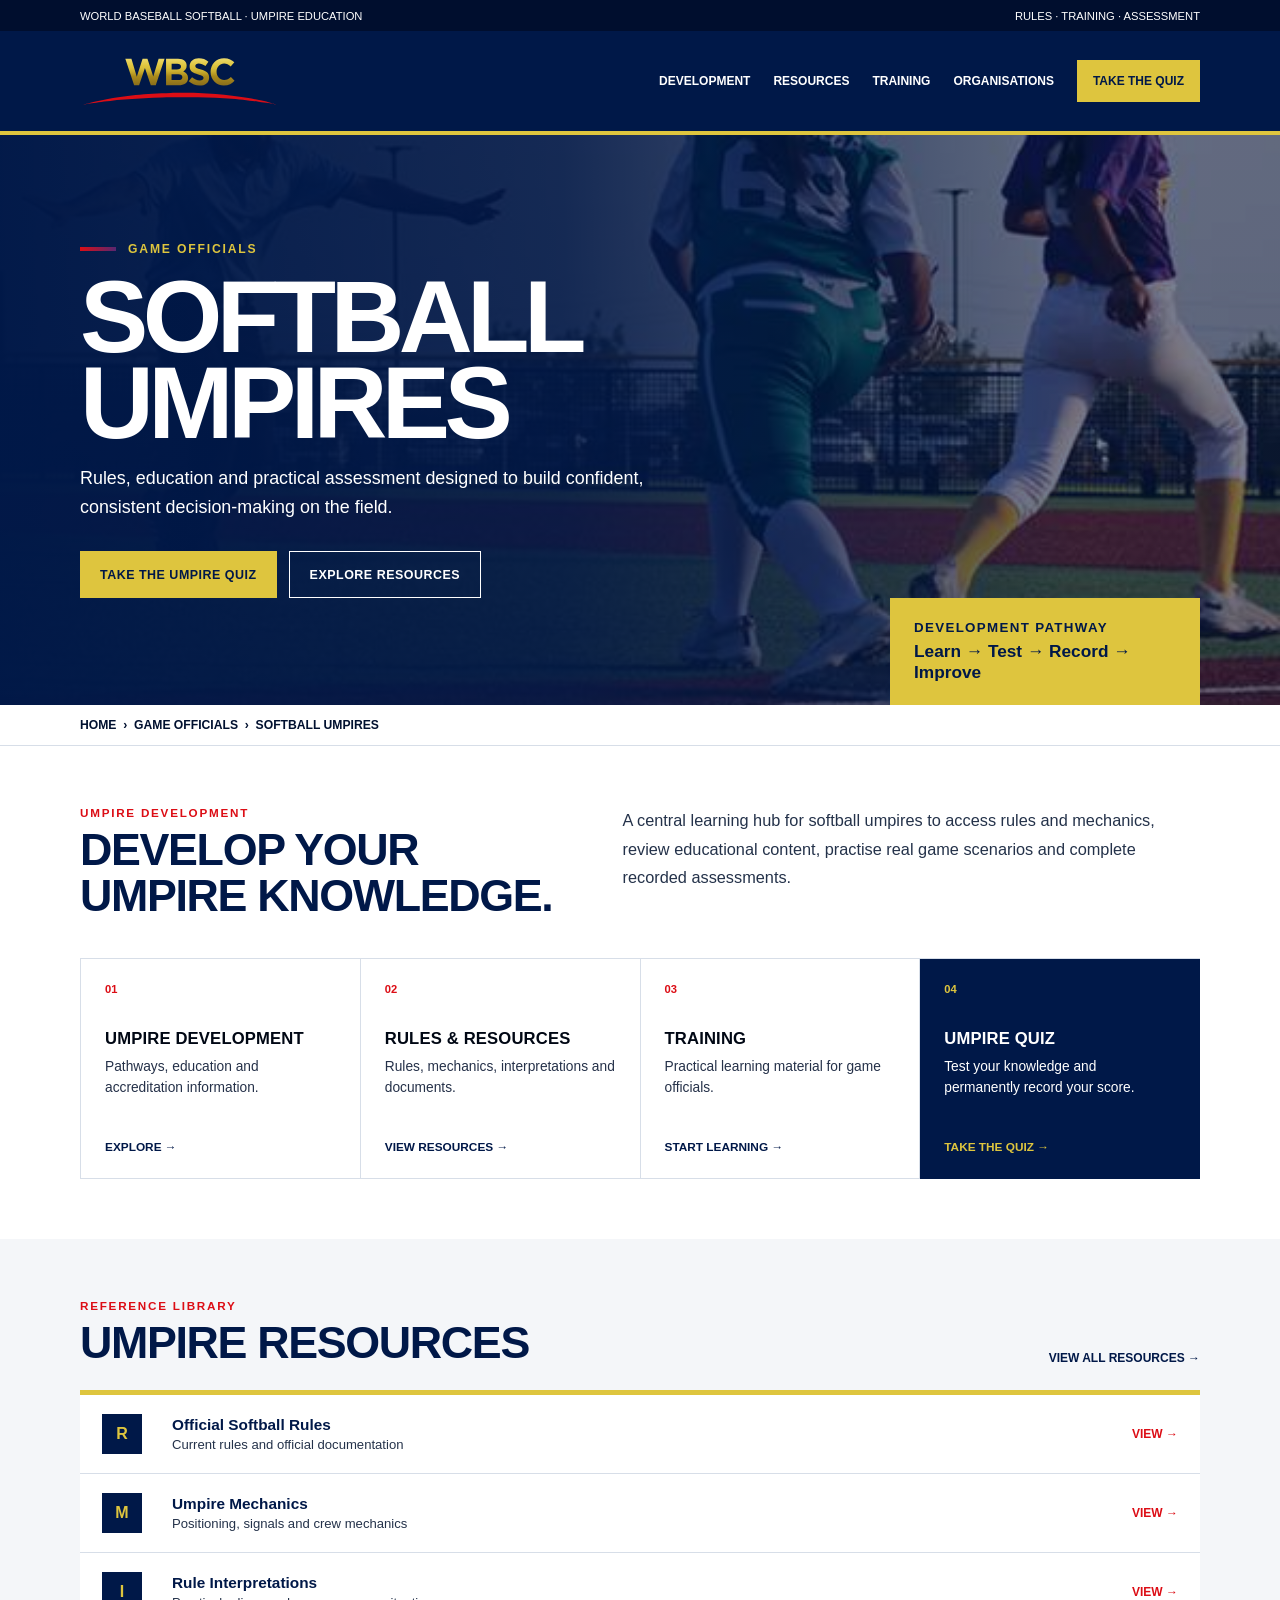
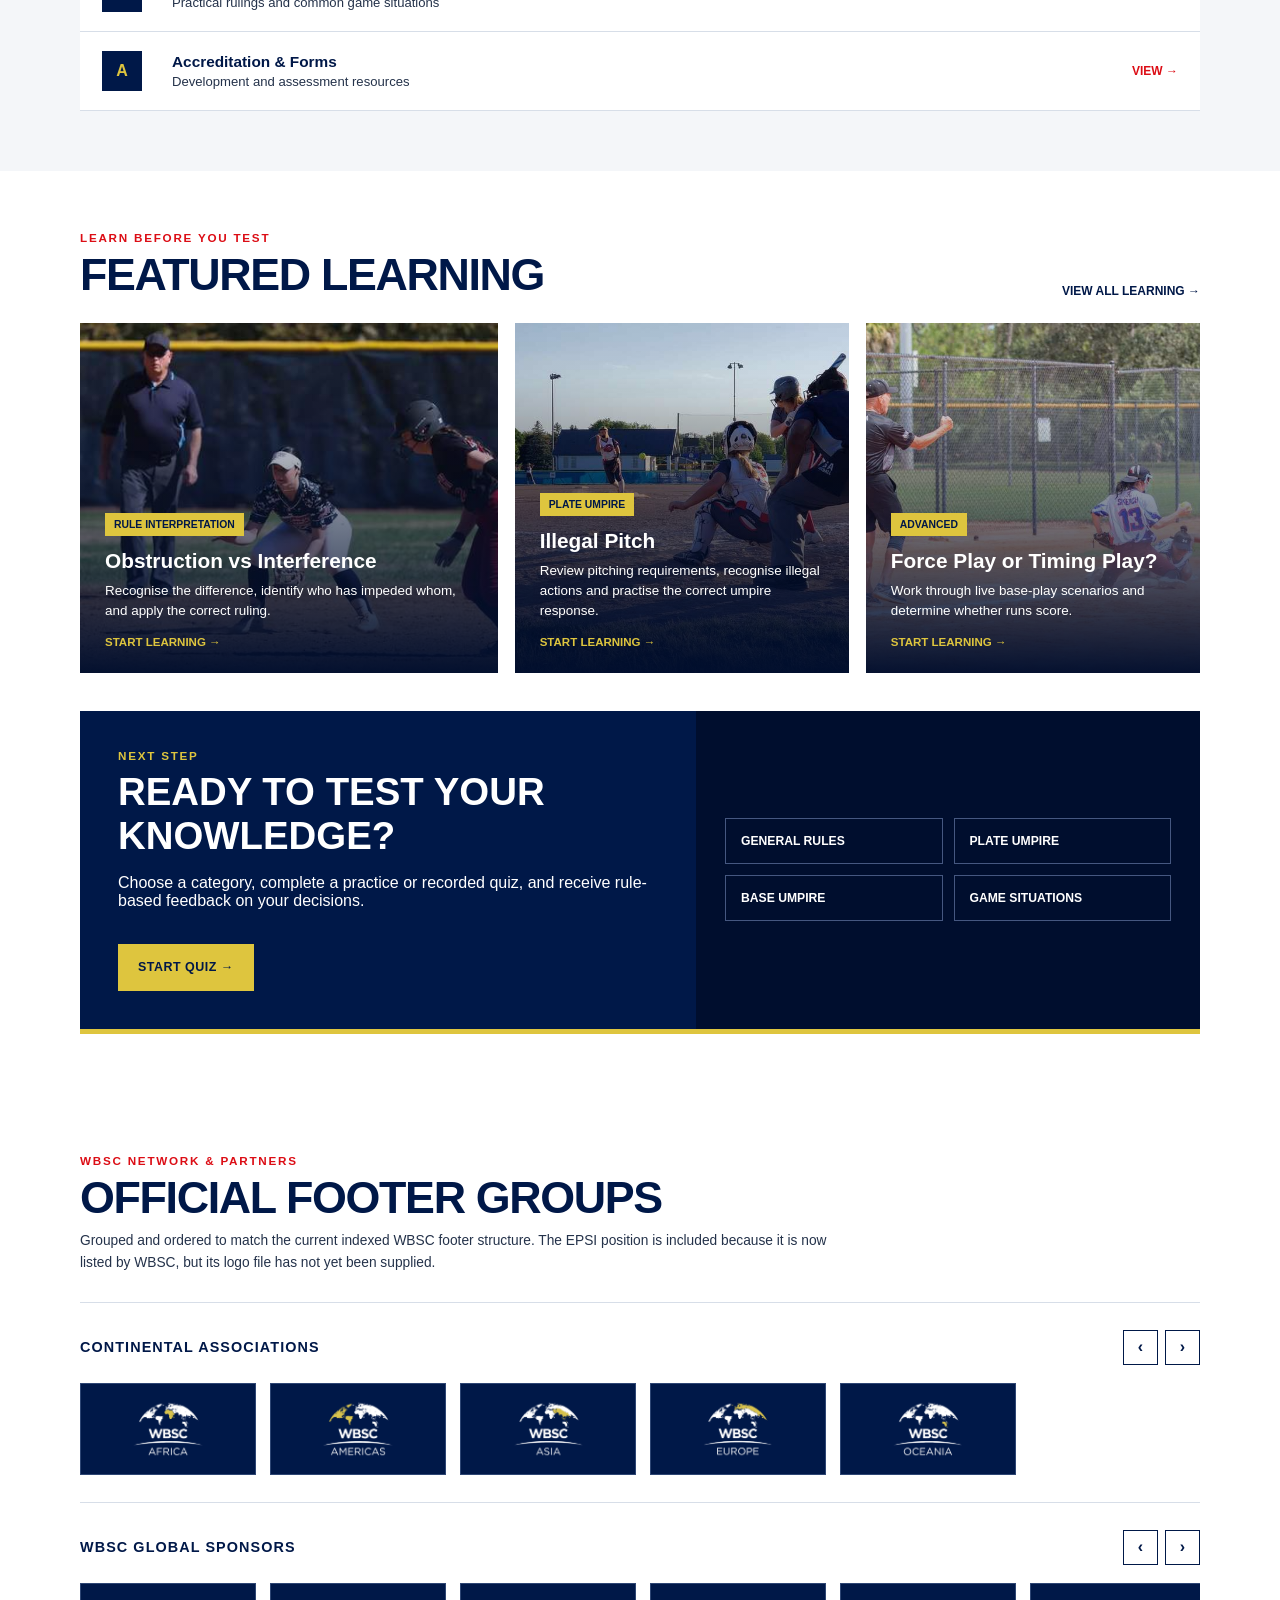
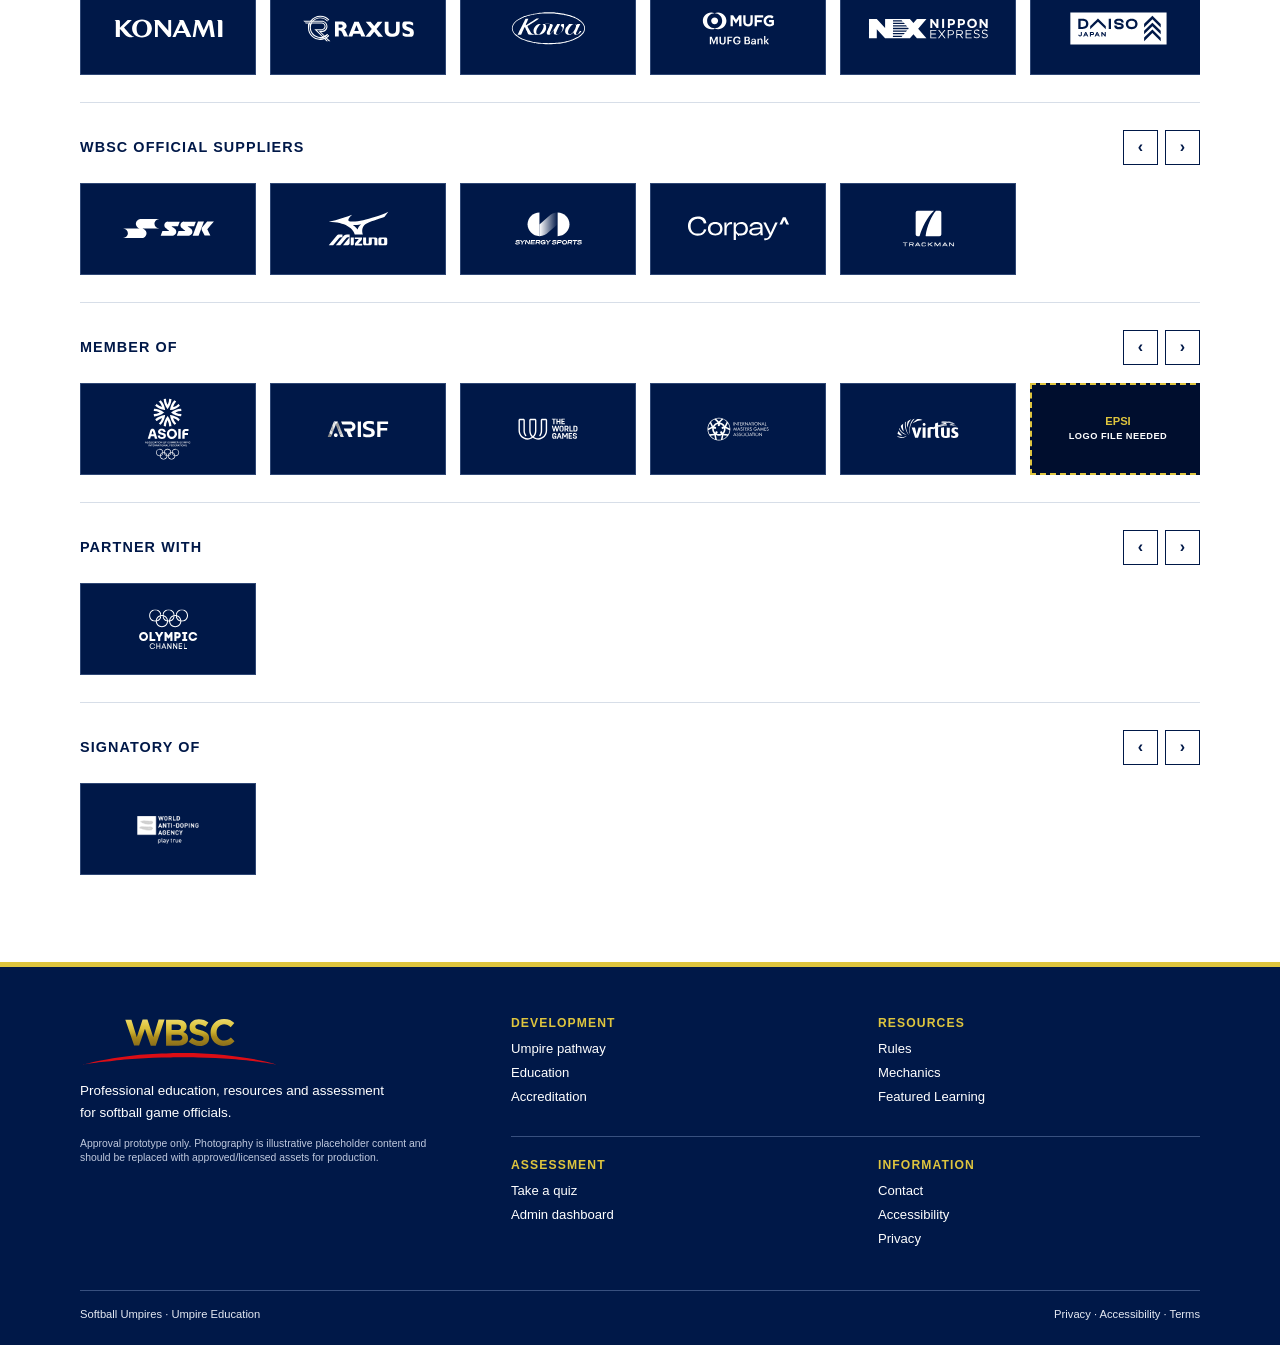
<file: quiz/index.html>
<!doctype html>
<html lang="en">
<head>
<meta charset="utf-8">
<meta name="viewport" content="width=device-width, initial-scale=1">
<title>Softball Umpires</title>
<meta name="description" content="Rules, education and assessment for softball umpires, with a practice and recorded umpire quiz.">
<link rel="icon" href="images/wbsc-logo.svg">
<link rel="stylesheet" href="site.css?v=20261025b">
</head>
<body>
<div class="topbar">
  <div class="wrap">
    <span>WORLD BASEBALL SOFTBALL · UMPIRE EDUCATION</span>
    <span>RULES · TRAINING · ASSESSMENT</span>
  </div>
</div>

<header>
  <div class="wrap header-inner">
    <a href="#top" aria-label="Go to top">
      <img class="brand-logo" src="images/wbsc-logo.svg" alt="WBSC logo">
    </a>
    <nav aria-label="Primary navigation">
      <a href="#development">DEVELOPMENT</a>
      <a href="#resources">RESOURCES</a>
      <a href="#learning">TRAINING</a>
      <a href="#network">ORGANISATIONS</a>
      <a class="quiz-link" href="take/">TAKE THE QUIZ</a>
    </nav>
  </div>
</header>

<main id="top">
  <section class="hero">
    <img src="images/hero.jpg" alt="Softball umpire making a safe call during a play at first base">
    <div class="wrap hero-inner">
      <div class="hero-copy">
        <div class="hero-tag">Game officials</div>
        <h1>SOFTBALL<br>UMPIRES</h1>
        <p>Rules, education and practical assessment designed to build confident, consistent decision-making on the field.</p>
        <div class="hero-actions">
          <a class="btn btn-gold" href="take/">TAKE THE UMPIRE QUIZ</a>
          <a class="btn btn-outline" href="#resources">EXPLORE RESOURCES</a>
        </div>
      </div>
    </div>
    <div class="hero-path">
      <small>Development pathway</small>
      <strong>Learn → Test → Record → Improve</strong>
    </div>
  </section>

  <div class="breadcrumb">
    <div class="wrap">HOME &nbsp;›&nbsp; GAME OFFICIALS &nbsp;›&nbsp; SOFTBALL UMPIRES</div>
  </div>

  <section class="section" id="development">
    <div class="wrap">
      <div class="intro">
        <div>
          <div class="eyebrow">Umpire development</div>
          <h2 class="title">DEVELOP YOUR<br>UMPIRE KNOWLEDGE.</h2>
        </div>
        <div class="intro-copy">
          A central learning hub for softball umpires to access rules and mechanics, review educational content, practise real game scenarios and complete recorded assessments.
        </div>
      </div>

      <div class="gateway">
        <a href="#network" class="gateway-card">
          <div class="gateway-num">01</div>
          <h3>UMPIRE DEVELOPMENT</h3>
          <p>Pathways, education and accreditation information.</p>
          <div class="gateway-link">EXPLORE →</div>
        </a>
        <a href="#resources" class="gateway-card">
          <div class="gateway-num">02</div>
          <h3>RULES &amp; RESOURCES</h3>
          <p>Rules, mechanics, interpretations and documents.</p>
          <div class="gateway-link">VIEW RESOURCES →</div>
        </a>
        <a href="#learning" class="gateway-card">
          <div class="gateway-num">03</div>
          <h3>TRAINING</h3>
          <p>Practical learning material for game officials.</p>
          <div class="gateway-link">START LEARNING →</div>
        </a>
        <a href="take/" class="gateway-card feature">
          <div class="gateway-num">04</div>
          <h3>UMPIRE QUIZ</h3>
          <p>Test your knowledge and permanently record your score.</p>
          <div class="gateway-link">TAKE THE QUIZ →</div>
        </a>
      </div>
    </div>
  </section>

  <section class="resources section" id="resources">
    <div class="wrap">
      <div class="section-head">
        <div>
          <div class="eyebrow">Reference library</div>
          <h2 class="title">UMPIRE RESOURCES</h2>
        </div>
        <a class="viewall" href="https://www.wbsc.org/en/organisation/game-officials/softball-umpires" target="_blank" rel="noopener">VIEW ALL RESOURCES →</a>
      </div>

      <div class="resource-list">
        <div class="resource">
          <div class="resource-icon">R</div>
          <div><strong>Official Softball Rules</strong><span>Current rules and official documentation</span></div>
          <a class="go" href="https://www.wbsc.org/en/organisation/game-officials/softball-umpires" target="_blank" rel="noopener">VIEW →</a>
        </div>
        <div class="resource">
          <div class="resource-icon">M</div>
          <div><strong>Umpire Mechanics</strong><span>Positioning, signals and crew mechanics</span></div>
          <a class="go" href="https://www.wbsc.org/en/organisation/game-officials/softball-umpires" target="_blank" rel="noopener">VIEW →</a>
        </div>
        <div class="resource">
          <div class="resource-icon">I</div>
          <div><strong>Rule Interpretations</strong><span>Practical rulings and common game situations</span></div>
          <a class="go" href="https://www.wbsc.org/en/organisation/game-officials/softball-umpires" target="_blank" rel="noopener">VIEW →</a>
        </div>
        <div class="resource">
          <div class="resource-icon">A</div>
          <div><strong>Accreditation &amp; Forms</strong><span>Development and assessment resources</span></div>
          <a class="go" href="https://www.wbsc.org/en/organisation/game-officials/softball-umpires" target="_blank" rel="noopener">VIEW →</a>
        </div>
      </div>
    </div>
  </section>

  <section class="section" id="learning">
    <div class="wrap">
      <div class="section-head">
        <div>
          <div class="eyebrow">Learn before you test</div>
          <h2 class="title">FEATURED LEARNING</h2>
        </div>
        <div class="viewall">VIEW ALL LEARNING →</div>
      </div>

      <div class="learning-grid">
        <article class="lesson">
          <img src="images/lesson-obstruction.jpg" alt="Softball base play with umpire observing the runner and fielder">
          <div class="lesson-inner">
            <span class="lesson-tag">RULE INTERPRETATION</span>
            <h3>Obstruction vs Interference</h3>
            <p>Recognise the difference, identify who has impeded whom, and apply the correct ruling.</p>
            <div class="lesson-link">START LEARNING →</div>
          </div>
        </article>

        <article class="lesson">
          <img src="images/lesson-illegal-pitch.jpg" alt="Softball pitcher delivering a pitch while the catcher and umpire observe">
          <div class="lesson-inner">
            <span class="lesson-tag">PLATE UMPIRE</span>
            <h3>Illegal Pitch</h3>
            <p>Review pitching requirements, recognise illegal actions and practise the correct umpire response.</p>
            <div class="lesson-link">START LEARNING →</div>
          </div>
        </article>

        <article class="lesson">
          <img src="images/lesson-force-or-timing.jpg" alt="Softball tag play at a base with an umpire making a call">
          <div class="lesson-inner">
            <span class="lesson-tag">ADVANCED</span>
            <h3>Force Play or Timing Play?</h3>
            <p>Work through live base-play scenarios and determine whether runs score.</p>
            <div class="lesson-link">START LEARNING →</div>
          </div>
        </article>
      </div>

      <div class="quiz-lead">
        <div class="quiz-lead-copy">
          <div class="eyebrow" style="color:#DEC53E">Next step</div>
          <h3>READY TO TEST YOUR KNOWLEDGE?</h3>
          <p>Choose a category, complete a practice or recorded quiz, and receive rule-based feedback on your decisions.</p>
          <a class="btn btn-gold" style="margin-top:18px" href="take/">START QUIZ →</a>
        </div>
        <div class="quiz-cat-wrap" role="group" aria-label="Jump to a quiz category">
          <a class="quiz-cat" href="take/?category=general">GENERAL RULES</a>
          <a class="quiz-cat" href="take/?category=plate">PLATE UMPIRE</a>
          <a class="quiz-cat" href="take/?category=base">BASE UMPIRE</a>
          <a class="quiz-cat" href="take/?category=situations">GAME SITUATIONS</a>
        </div>
      </div>
    </div>
  </section>

  <section class="section" id="network">
    <div class="wrap">
      <div class="eyebrow">WBSC network &amp; partners</div>
      <h2 class="title" style="margin-bottom:10px">OFFICIAL FOOTER GROUPS</h2>
      <p class="network-note">Grouped and ordered to match the current indexed WBSC footer structure. The EPSI position is included because it is now listed by WBSC, but its logo file has not yet been supplied.</p>

      <div class="partner-group" data-carousel>
        <div class="partner-head">
          <h3>CONTINENTAL ASSOCIATIONS</h3>
          <div class="arrows">
            <button class="arrow prev" type="button" aria-label="Previous continental associations logos">‹</button>
            <button class="arrow next" type="button" aria-label="Next continental associations logos">›</button>
          </div>
        </div>
        <div class="logo-window"><div class="logo-track"><div class="logo-card"><img src="images/wbsc-africa-logo.png" alt="WBSC Africa logo"></div><div class="logo-card"><img src="images/wbsc-americas-logo.png" alt="WBSC Americas logo"></div><div class="logo-card"><img src="images/wbsc-asia-logo.png" alt="WBSC Asia logo"></div><div class="logo-card"><img src="images/wbsc-europe-logo.png" alt="WBSC Europe logo"></div><div class="logo-card"><img src="images/wbsc-oceania-logo.png" alt="WBSC Oceania logo"></div></div></div>
      </div>
      <div class="partner-group" data-carousel>
        <div class="partner-head">
          <h3>WBSC GLOBAL SPONSORS</h3>
          <div class="arrows">
            <button class="arrow prev" type="button" aria-label="Previous wbsc global sponsors logos">‹</button>
            <button class="arrow next" type="button" aria-label="Next wbsc global sponsors logos">›</button>
          </div>
        </div>
        <div class="logo-window"><div class="logo-track"><div class="logo-card"><img src="images/konami-logo.svg" alt="KONAMI logo"></div><div class="logo-card"><img src="images/raxus-logo.svg" alt="RAXUS logo"></div><div class="logo-card"><img src="images/kowa-logo.svg" alt="Kowa logo"></div><div class="logo-card"><img src="images/mufg-bank-logo.svg" alt="MUFG Bank logo"></div><div class="logo-card"><img src="images/nippon-express-logo.svg" alt="Nippon Express logo"></div><div class="logo-card"><img src="images/daiso-japan-logo.svg" alt="Daiso Japan logo"></div></div></div>
      </div>
      <div class="partner-group" data-carousel>
        <div class="partner-head">
          <h3>WBSC OFFICIAL SUPPLIERS</h3>
          <div class="arrows">
            <button class="arrow prev" type="button" aria-label="Previous wbsc official suppliers logos">‹</button>
            <button class="arrow next" type="button" aria-label="Next wbsc official suppliers logos">›</button>
          </div>
        </div>
        <div class="logo-window"><div class="logo-track"><div class="logo-card"><img src="images/ssk-logo.svg" alt="SSK logo"></div><div class="logo-card"><img src="images/mizuno-logo.svg" alt="Mizuno logo"></div><div class="logo-card"><img src="images/synergy-sports-logo.svg" alt="Synergy Sports logo"></div><div class="logo-card"><img src="images/corpay-logo.svg" alt="Corpay logo"></div><div class="logo-card"><img src="images/trackman-logo.svg" alt="TrackMan logo"></div></div></div>
      </div>
      <div class="partner-group" data-carousel>
        <div class="partner-head">
          <h3>MEMBER OF</h3>
          <div class="arrows">
            <button class="arrow prev" type="button" aria-label="Previous member of logos">‹</button>
            <button class="arrow next" type="button" aria-label="Next member of logos">›</button>
          </div>
        </div>
        <div class="logo-window"><div class="logo-track"><div class="logo-card"><img src="images/asoif-logo.svg" alt="Association of Summer Olympic International Federations logo"></div><div class="logo-card"><img src="images/arisf-logo.svg" alt="Association of IOC Recognised International Sports Federations logo"></div><div class="logo-card"><img src="images/the-world-games-logo.svg" alt="The World Games logo"></div><div class="logo-card"><img src="images/imga-logo.svg" alt="International Masters Games Association logo"></div><div class="logo-card"><img src="images/virtus-logo.svg" alt="Virtus logo"></div><div class="logo-card missing-logo" role="img" aria-label="EPSI logo file needed"><span>EPSI<br><small>LOGO FILE NEEDED</small></span></div></div></div>
      </div>
      <div class="partner-group" data-carousel>
        <div class="partner-head">
          <h3>PARTNER WITH</h3>
          <div class="arrows">
            <button class="arrow prev" type="button" aria-label="Previous partner with logos">‹</button>
            <button class="arrow next" type="button" aria-label="Next partner with logos">›</button>
          </div>
        </div>
        <div class="logo-window"><div class="logo-track"><div class="logo-card"><img src="images/olympic-channel-logo.svg" alt="Olympic Channel logo"></div></div></div>
      </div>
      <div class="partner-group" data-carousel>
        <div class="partner-head">
          <h3>SIGNATORY OF</h3>
          <div class="arrows">
            <button class="arrow prev" type="button" aria-label="Previous signatory of logos">‹</button>
            <button class="arrow next" type="button" aria-label="Next signatory of logos">›</button>
          </div>
        </div>
        <div class="logo-window"><div class="logo-track"><div class="logo-card"><img src="images/wada-logo.png" alt="World Anti-Doping Agency WADA logo"></div></div></div>
      </div>
    </div>
  </section>
</main>

<footer>
  <div class="wrap">
    <div class="footer-main">
      <div>
        <img class="brand-logo" src="images/wbsc-logo.svg" alt="WBSC logo">
        <p class="footer-copy">Professional education, resources and assessment for softball game officials.</p>
        <p class="credit">Approval prototype only. Photography is illustrative placeholder content and should be replaced with approved/licensed assets for production.</p>
      </div>
      <div class="footer-navigation">
        <div class="footer-row">
          <div>
            <h4>Development</h4>
            <a href="#development">Umpire pathway</a>
            <a href="#learning">Education</a>
            <a href="#">Accreditation</a>
          </div>
          <div>
            <h4>Resources</h4>
            <a href="#resources">Rules</a>
            <a href="#resources">Mechanics</a>
            <a href="#learning">Featured Learning</a>
          </div>
        </div>
        <div class="footer-row">
          <div>
            <h4>Assessment</h4>
            <a href="take/">Take a quiz</a>
            <a href="admin/">Admin dashboard</a>
          </div>
          <div>
            <h4>Information</h4>
            <a href="#">Contact</a>
            <a href="#">Accessibility</a>
            <a href="#">Privacy</a>
          </div>
        </div>
      </div>
    </div>
    <div class="footer-bottom">
      <span>Softball Umpires · Umpire Education</span>
      <span>Privacy · Accessibility · Terms</span>
    </div>
  </div>
</footer>

<script src="questions.js?v=20261025b"></script>
<script src="site.js?v=20261025b"></script>
</body>
</html>
</file>
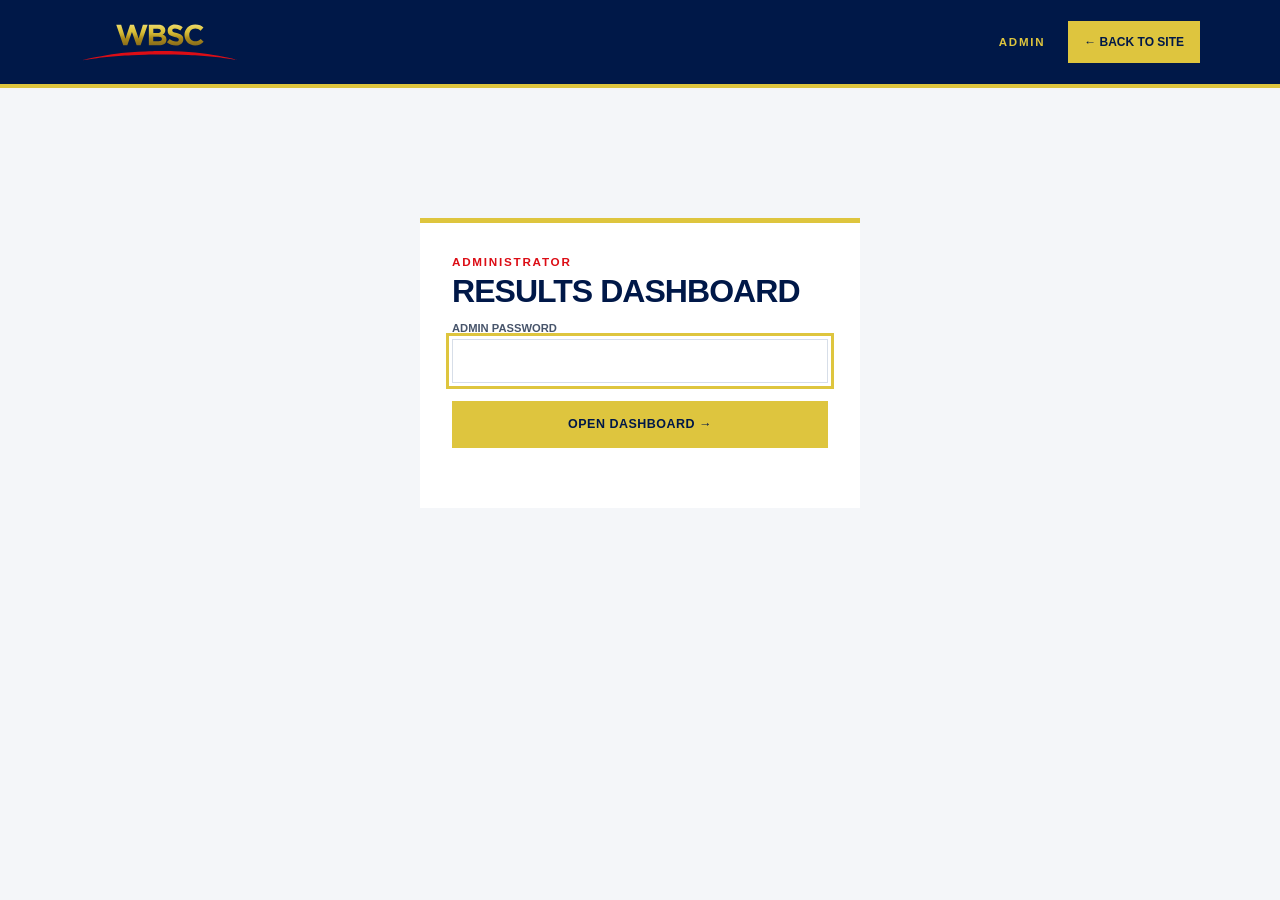
<file: quiz/admin/index.html>
<!doctype html>
<html lang="en">
<head>
<meta charset="utf-8">
<meta name="viewport" content="width=device-width, initial-scale=1">
<meta name="robots" content="noindex">
<title>Results Dashboard · Softball Umpires</title>
<link rel="icon" href="../images/wbsc-logo.svg">
<link rel="stylesheet" href="../site.css?v=20261025b">
<style>
  body { background:var(--soft); }
  .header-inner { min-height:84px; }
  .brand-logo { width:160px; }
  .admin-tag { color:var(--gold); font-size:.72rem; font-weight:900; letter-spacing:.15em; text-transform:uppercase; }
  .d-head { display:flex; justify-content:space-between; align-items:end; gap:20px; flex-wrap:wrap; margin-bottom:24px; }
  .d-actions { display:flex; gap:10px; flex-wrap:wrap; }
  .btn-navy { background:var(--navy); color:#fff; }
  .btn-navy:hover { background:var(--navy-light); }
  .btn-line { background:#fff; color:var(--navy); border:1px solid var(--navy); }
  .btn[disabled] { opacity:.5; cursor:progress; }

  .tiles { display:grid; grid-template-columns:repeat(4,1fr); gap:15px; }
  .panels { display:grid; grid-template-columns:1.3fr 1fr; gap:15px; margin-top:15px; }
  .panel { background:#fff; padding:22px; border-top:5px solid var(--gold); }
  .panel h3 { margin:0; color:var(--navy); font-size:1rem; font-weight:900; letter-spacing:.02em; }
  .panel .note { margin:4px 0 14px; color:var(--muted); font-size:.8rem; }

  .chart { position:relative; }
  .chart svg { display:block; width:100%; height:auto; overflow:visible; }
  .chart text { fill:var(--muted); font:700 13px Arial,Helvetica,sans-serif; }
  .chart .gridline { stroke:var(--line); }
  .chart .bar { fill:var(--navy); transition:fill .15s, opacity .15s; }
  .chart .bar.dim { opacity:.35; }
  .chart .hit { fill:transparent; }
  .chart .passline { stroke:var(--red); stroke-width:2; stroke-dasharray:5 4; }
  .chart .passlabel { fill:var(--red); }
  .chart .rail { fill:var(--soft); }
  .tip { position:absolute; pointer-events:none; background:var(--navy-deep); color:#fff; border-left:4px solid var(--gold);
    padding:8px 10px; font-size:.75rem; line-height:1.4; max-width:280px; transform:translate(-50%,-112%); opacity:0; transition:opacity .12s; z-index:3; }

  .records { margin-top:15px; }
  .tools { display:flex; gap:10px; align-items:center; flex-wrap:wrap; margin-bottom:14px; }
  .tools input { flex:0 1 320px; border:1px solid var(--line); padding:11px 12px; color:var(--navy); background:#fff; }
  .chips { display:flex; gap:8px; }
  .chip { padding:10px 14px; border:1px solid var(--line); background:#fff; color:var(--navy); font-size:.72rem; font-weight:900; letter-spacing:.04em; cursor:pointer; }
  .chip[aria-pressed="true"] { background:var(--gold); border-color:var(--gold); box-shadow:inset 4px 0 0 var(--red); }
  .count { color:var(--muted); font-size:.78rem; font-weight:700; }
  .tablewrap { overflow-x:auto; border:1px solid var(--line); }
  table { width:100%; border-collapse:collapse; min-width:860px; font-size:.86rem; }
  th { text-align:left; padding:12px 14px; background:var(--navy); color:#fff; font-size:.68rem; font-weight:900; letter-spacing:.08em; text-transform:uppercase; cursor:pointer; white-space:nowrap; user-select:none; }
  th[aria-sort="ascending"]::after { content:" ↑"; color:var(--gold); } th[aria-sort="descending"]::after { content:" ↓"; color:var(--gold); }
  td { padding:12px 14px; border-bottom:1px solid var(--line); vertical-align:top; color:var(--body); background:#fff; }
  tr.row { cursor:pointer; } tr.row:hover td { background:#FAFBFD; }
  td .strong { color:var(--navy); font-weight:900; } td .sub { color:var(--muted); font-size:.76rem; margin-top:2px; }
  td.num { font-variant-numeric:tabular-nums; white-space:nowrap; }
  .pill { display:inline-block; padding:6px 10px; font-size:.66rem; font-weight:900; letter-spacing:.05em; }
  .pill.pass { background:var(--gold); color:var(--navy); } .pill.fail { background:var(--red); color:#fff; }
  .estat { font-size:.76rem; font-weight:700; color:var(--muted); } .estat.bad { color:var(--red); }
  tr.detail td { background:var(--soft); white-space:pre-line; font-size:.8rem; border-left:4px solid var(--gold); }
  .empty { padding:40px; text-align:center; color:var(--muted); }

  .login { max-width:440px; margin:70px auto; background:#fff; border-top:5px solid var(--gold); padding:32px; }
  .login .field input { padding:12px; }
  .login .btn { width:100%; margin-top:18px; }
  .err { color:var(--red); font-size:.8rem; font-weight:700; min-height:18px; margin:10px 0 0; }

  @media(max-width:900px) { .tiles { grid-template-columns:1fr 1fr; } .panels { grid-template-columns:1fr; } }
  @media(max-width:520px) { .admin-tag { display:none; } .tiles { grid-template-columns:1fr 1fr; gap:10px; } .result-card strong { font-size:1.6rem; } }
</style>
</head>
<body>
<header>
  <div class="wrap header-inner">
    <a href="../" aria-label="Back to Softball Umpires"><img class="brand-logo" src="../images/wbsc-logo.svg" alt="WBSC logo"></a>
    <nav aria-label="Admin navigation"><span class="admin-tag">Admin</span><a class="quiz-link" href="../">← BACK TO SITE</a></nav>
  </div>
</header>

<main class="section" id="app" aria-live="polite"></main>

<script src="../questions.js?v=20261025b"></script>
<script>
/* Admin dashboard: one shared password (ADMIN_PASSWORD on the Worker).
   The password is only kept for this browser tab (sessionStorage) and sent to the Worker on each request. */
const app = document.getElementById("app");
const esc = s => String(s == null ? "" : s).replace(/[&<>"]/g, c => ({"&":"&amp;","<":"&lt;",">":"&gt;",'"':"&quot;"}[c]));
const API = QUIZ.WORKER_URL.replace(/\/$/, "");
const BY_ID = Object.fromEntries(QUIZ.questions.map(q => [q.id, q]));
const KEY = "quizAdminPw";
let pw = null, rows = [], view = { q: "", filter: "all", sort: "submitted_at", dir: -1, open: null };
try { pw = sessionStorage.getItem(KEY); } catch (e) {}

function login(msg) {
  app.innerHTML = `
  <form class="login" id="f">
    <div class="eyebrow">Administrator</div>
    <h1 class="title" style="font-size:2rem">RESULTS DASHBOARD</h1>
    <div class="field"><label for="pw">Admin password</label>
      <input id="pw" type="password" autocomplete="current-password" autofocus></div>
    <button class="btn btn-gold" type="submit">OPEN DASHBOARD →</button>
    <p class="err" id="err">${esc(msg || "")}</p>
  </form>`;
  document.getElementById("f").addEventListener("submit", ev => {
    ev.preventDefault(); pw = document.getElementById("pw").value; load();
  });
}

async function load() {
  try {
    const r = await fetch(API + "/results.json", { headers: { Authorization: "Bearer " + pw } });
    if (r.status === 403) { forget(); return login("That password didn't work."); }
    if (!r.ok) throw new Error("HTTP " + r.status);
    rows = (await r.json()).results || [];
    try { sessionStorage.setItem(KEY, pw); } catch (e) {}
    dashboard();
  } catch (e) {
    console.error(e);
    login("Couldn't reach the results service. Check your connection and try again.");
  }
}
function forget() { pw = null; try { sessionStorage.removeItem(KEY); } catch (e) {} }

function dashboard() {
  const n = rows.length, passes = rows.filter(r => r.result === "PASS").length;
  const avg = n ? Math.round(rows.reduce((s, r) => s + Number(r.percent || 0), 0) / n) : 0;
  const week = rows.filter(r => Date.now() - new Date(r.submitted_at) < 7 * 864e5).length;
  const people = new Set(rows.map(r => (r.email || "").toLowerCase())).size;
  app.innerHTML = `
  <div class="wrap">
    <div class="d-head">
      <div><div class="eyebrow">Recorded quizzes</div><h1 class="title">RESULTS DASHBOARD</h1></div>
      <div class="d-actions">
        <button class="btn btn-line" id="refresh" type="button">↻ REFRESH</button>
        <button class="btn btn-gold" id="csv" type="button">⬇ DOWNLOAD CSV</button>
        <button class="btn btn-navy" id="out" type="button">LOG OUT</button>
      </div>
    </div>
    <div class="tiles">
      <div class="result-card"><span>Recorded attempts</span><strong>${n}</strong><small>${people} ${people === 1 ? "umpire" : "umpires"}</small></div>
      <div class="result-card"><span>Pass rate</span><strong>${n ? Math.round(passes / n * 100) : 0}%</strong><small>${passes} passed · ${n - passes} review needed</small></div>
      <div class="result-card"><span>Average score</span><strong>${avg}%</strong><small>Pass mark ${QUIZ.passMark}%</small></div>
      <div class="result-card"><span>Last 7 days</span><strong>${week}</strong><small>attempts</small></div>
    </div>
    <div class="panels">
      <div class="panel"><h3>SCORE DISTRIBUTION</h3><p class="note">Attempts per score band. The red dashed line is the ${QUIZ.passMark}% pass mark.</p><div class="chart" id="hist"></div></div>
      <div class="panel"><h3>HARDEST QUESTIONS</h3><p class="note">Share answered correctly, lowest first. Hover for the question.</p><div class="chart" id="byq"></div></div>
    </div>
    <div class="panel records">
      <div class="tools">
        <input id="search" placeholder="Search name, email or association" value="${esc(view.q)}" aria-label="Search">
        <div class="chips" role="group" aria-label="Filter by result">
          ${[["all", "ALL"], ["PASS", "PASSED"], ["FAIL", "REVIEW NEEDED"]].map(([f, l]) => `<button type="button" class="chip" data-f="${f}" aria-pressed="${view.filter === f}">${l}</button>`).join("")}
        </div>
        <span class="count" id="shown"></span>
      </div>
      <div class="tablewrap"><table>
        <thead><tr><th data-k="submitted_at">Submitted</th><th data-k="name">Umpire</th><th data-k="quiz">Quiz</th>
          <th data-k="percent">Score</th><th data-k="result">Result</th><th data-k="email_status">Admin email</th></tr></thead>
        <tbody id="tb"></tbody>
      </table></div>
    </div>
  </div>`;
  histogram(document.getElementById("hist"));
  hardest(document.getElementById("byq"));
  table();
  document.getElementById("search").addEventListener("input", e => { view.q = e.target.value; table(); });
  app.querySelectorAll(".chip").forEach(b => b.onclick = () => {
    view.filter = b.dataset.f; app.querySelectorAll(".chip").forEach(x => x.setAttribute("aria-pressed", x === b)); table();
  });
  app.querySelectorAll("th").forEach(th => th.onclick = () => {
    view.dir = view.sort === th.dataset.k ? -view.dir : -1; view.sort = th.dataset.k; table();
  });
  document.getElementById("refresh").onclick = load;
  document.getElementById("out").onclick = () => { forget(); login(); };
  document.getElementById("csv").onclick = downloadCsv;
}

function shortQuiz(q) { return String(q || "").split(" · ").slice(1).join(" · ") || q; }

function table() {
  const q = view.q.trim().toLowerCase();
  const list = rows.filter(r => (view.filter === "all" || r.result === view.filter) &&
    (!q || [r.name, r.email, r.association].join(" ").toLowerCase().includes(q)));
  const k = view.sort, num = k === "percent";
  list.sort((a, b) => (num ? Number(a[k]) - Number(b[k]) : String(a[k] || "").localeCompare(String(b[k] || ""))) * view.dir);
  app.querySelectorAll("th").forEach(th => th.setAttribute("aria-sort", th.dataset.k === k ? (view.dir > 0 ? "ascending" : "descending") : "none"));
  document.getElementById("shown").textContent = `${list.length} of ${rows.length} shown`;
  const tb = document.getElementById("tb");
  if (!list.length) { tb.innerHTML = `<tr><td colspan="6" class="empty">${rows.length ? "No results match." : "No recorded attempts yet."}</td></tr>`; return; }
  tb.innerHTML = list.map(r => {
    const d = new Date(r.submitted_at), sent = r.email_status === "sent";
    const detail = String(r.answers || "").split("\n").map(line => {
      const m = line.match(/^([A-Z]+\d+):/), item = m && BY_ID[m[1]];
      return item ? `${line}\n   ↳ ${item.question}` : line;
    }).join("\n");
    return `<tr class="row" data-id="${r.id}">
      <td class="num">${d.toLocaleDateString(undefined, { day: "numeric", month: "short", year: "numeric" })}<div class="sub">${d.toLocaleTimeString(undefined, { hour: "numeric", minute: "2-digit" })}</div></td>
      <td><div class="strong">${esc(r.name)}</div><div class="sub">${esc(r.email)}${r.association ? " · " + esc(r.association) : ""}</div></td>
      <td>${esc(shortQuiz(r.quiz))}</td>
      <td class="num"><span class="strong">${esc(r.percent)}%</span> <span class="sub" style="display:inline">${esc(r.score)}/${esc(r.total)}</span></td>
      <td><span class="pill ${r.result === "PASS" ? "pass" : "fail"}">${r.result === "PASS" ? "PASS" : "REVIEW NEEDED"}</span></td>
      <td><span class="estat ${sent ? "" : "bad"}">${sent ? "✓ Sent" : esc(r.email_status)}</span></td></tr>` +
      (view.open === r.id ? `<tr class="detail"><td colspan="6">${esc(detail)}</td></tr>` : "");
  }).join("");
  tb.querySelectorAll("tr.row").forEach(tr => tr.onclick = () => {
    const id = Number(tr.dataset.id); view.open = view.open === id ? null : id; table();
  });
}

/* Charts: one series each, so no legend; hover shows exact values. */
function histogram(el) {
  const bins = Array.from({ length: 10 }, (_, i) => ({ lo: i * 10, hi: i === 9 ? 100 : i * 10 + 9, n: 0 }));
  rows.forEach(r => bins[Math.min(9, Math.floor(Number(r.percent) / 10))].n++);
  const W = 560, H = 230, L = 34, B = 26, T = 12, max = Math.max(1, ...bins.map(b => b.n));
  const step = Math.max(1, Math.ceil(max / 4)), top = step * Math.ceil(max / step);
  const bw = (W - L) / bins.length, y = v => T + (H - T - B) * (1 - v / top);
  let svg = "";
  for (let v = 0; v <= top; v += step) svg += `<line class="gridline" x1="${L}" x2="${W}" y1="${y(v)}" y2="${y(v)}"/><text x="${L - 8}" y="${y(v) + 4}" text-anchor="end">${v}</text>`;
  bins.forEach((b, i) => {
    const x = L + i * bw + 1, w = bw - 2, h = y(0) - y(b.n);
    if (b.n) svg += `<path class="bar" data-i="${i}" d="${barPath(x, y(b.n), w, h)}"/>`;
    svg += `<rect class="hit" data-i="${i}" x="${L + i * bw}" y="${T}" width="${bw}" height="${H - T - B}"/>`;
    if (i % 2 === 0) svg += `<text x="${L + i * bw}" y="${H - 8}">${b.lo}%</text>`;
  });
  svg += `<text x="${W}" y="${H - 8}" text-anchor="end">100%</text>`;
  const px = L + (W - L) * QUIZ.passMark / 100;
  svg += `<line class="passline" x1="${px}" x2="${px}" y1="${T}" y2="${y(0)}"/><text class="passlabel" x="${px - 5}" y="${T + 10}" text-anchor="end">PASS ${QUIZ.passMark}%</text>`;
  el.innerHTML = `<svg viewBox="0 0 ${W} ${H}" role="img" aria-label="Score distribution">${svg}</svg><div class="tip"></div>`;
  hover(el, i => `${bins[i].lo}–${bins[i].hi}%: <b>${bins[i].n}</b> ${bins[i].n === 1 ? "attempt" : "attempts"}`);
}

function hardest(el) {
  const stats = {};
  rows.forEach(r => String(r.answers || "").split("\n").forEach(line => {
    const m = line.match(/^([A-Z]+\d+):/); if (!m || !BY_ID[m[1]]) return; // skip ids no longer in the bank
    const s = stats[m[1]] || (stats[m[1]] = { id: m[1], seen: 0, right: 0 });
    s.seen++; if (!/\(wrong\)\s*$/.test(line)) s.right++;
  }));
  const list = Object.values(stats).map(s => ({ ...s, pct: Math.round(s.right / s.seen * 100) }))
    .sort((a, b) => a.pct - b.pct || b.seen - a.seen).slice(0, 8);
  if (!list.length) { el.innerHTML = `<p class="note" style="margin:30px 0;text-align:center">No answers recorded yet.</p>`; return; }
  const W = 420, rowH = 32, L = 40, R = 48, H = list.length * rowH + 4;
  let svg = "";
  list.forEach((s, i) => {
    const y = 2 + i * rowH, w = Math.max(s.pct ? 4 : 0, (W - L - R) * s.pct / 100);
    svg += `<text x="0" y="${y + 19}">${esc(s.id)}</text>
      <rect class="rail" x="${L}" y="${y + 6}" width="${W - L - R}" height="18"/>
      ${w ? `<path class="bar" data-i="${i}" d="${hbarPath(L, y + 6, w, 18)}"/>` : ""}
      <text x="${W - R + 8}" y="${y + 19}" style="fill:var(--navy)">${s.pct}%</text>
      <rect class="hit" data-i="${i}" x="0" y="${y}" width="${W}" height="${rowH}"/>`;
  });
  el.innerHTML = `<svg viewBox="0 0 ${W} ${H}" role="img" aria-label="Hardest questions">${svg}</svg><div class="tip"></div>`;
  hover(el, i => { const s = list[i], q = BY_ID[s.id];
    return `<b>${esc(s.id)}</b>${q ? " · " + esc(q.question) : ""}<br><b>${s.right}/${s.seen}</b> correct`; });
}

// Bars: rounded data-end, square baseline.
function barPath(x, y, w, h) {
  const r = Math.min(4, h, w / 2);
  return `M${x},${y + h}V${y + r}Q${x},${y} ${x + r},${y}H${x + w - r}Q${x + w},${y} ${x + w},${y + r}V${y + h}Z`;
}
function hbarPath(x, y, w, h) {
  const r = Math.min(4, w, h / 2);
  return `M${x},${y}H${x + w - r}Q${x + w},${y} ${x + w},${y + r}V${y + h - r}Q${x + w},${y + h} ${x + w - r},${y + h}H${x}Z`;
}
function hover(el, label) {
  const tip = el.querySelector(".tip");
  el.querySelectorAll(".hit").forEach(h => {
    h.addEventListener("mouseenter", () => {
      el.querySelectorAll(".bar").forEach(b => b.classList.toggle("dim", b.dataset.i !== h.dataset.i));
      tip.innerHTML = label(Number(h.dataset.i)); tip.style.opacity = 1;
    });
    h.addEventListener("mousemove", ev => {
      const r = el.getBoundingClientRect();
      tip.style.left = (ev.clientX - r.left) + "px"; tip.style.top = (ev.clientY - r.top) + "px";
    });
    h.addEventListener("mouseleave", () => { tip.style.opacity = 0; el.querySelectorAll(".bar").forEach(b => b.classList.remove("dim")); });
  });
}

async function downloadCsv() {
  const btn = document.getElementById("csv"); btn.disabled = true;
  try {
    const r = await fetch(API + "/results.csv", { headers: { Authorization: "Bearer " + pw } });
    if (!r.ok) throw new Error("HTTP " + r.status);
    const url = URL.createObjectURL(await r.blob());
    const a = Object.assign(document.createElement("a"), { href: url, download: `umpire-quiz-results-${new Date().toISOString().slice(0, 10)}.csv` });
    document.body.appendChild(a); a.click(); a.remove(); setTimeout(() => URL.revokeObjectURL(url), 1000);
  } catch (e) { alert("Couldn't download the CSV: " + e.message); }
  btn.disabled = false;
}

pw ? load() : login();
</script>
</body>
</html>
</file>
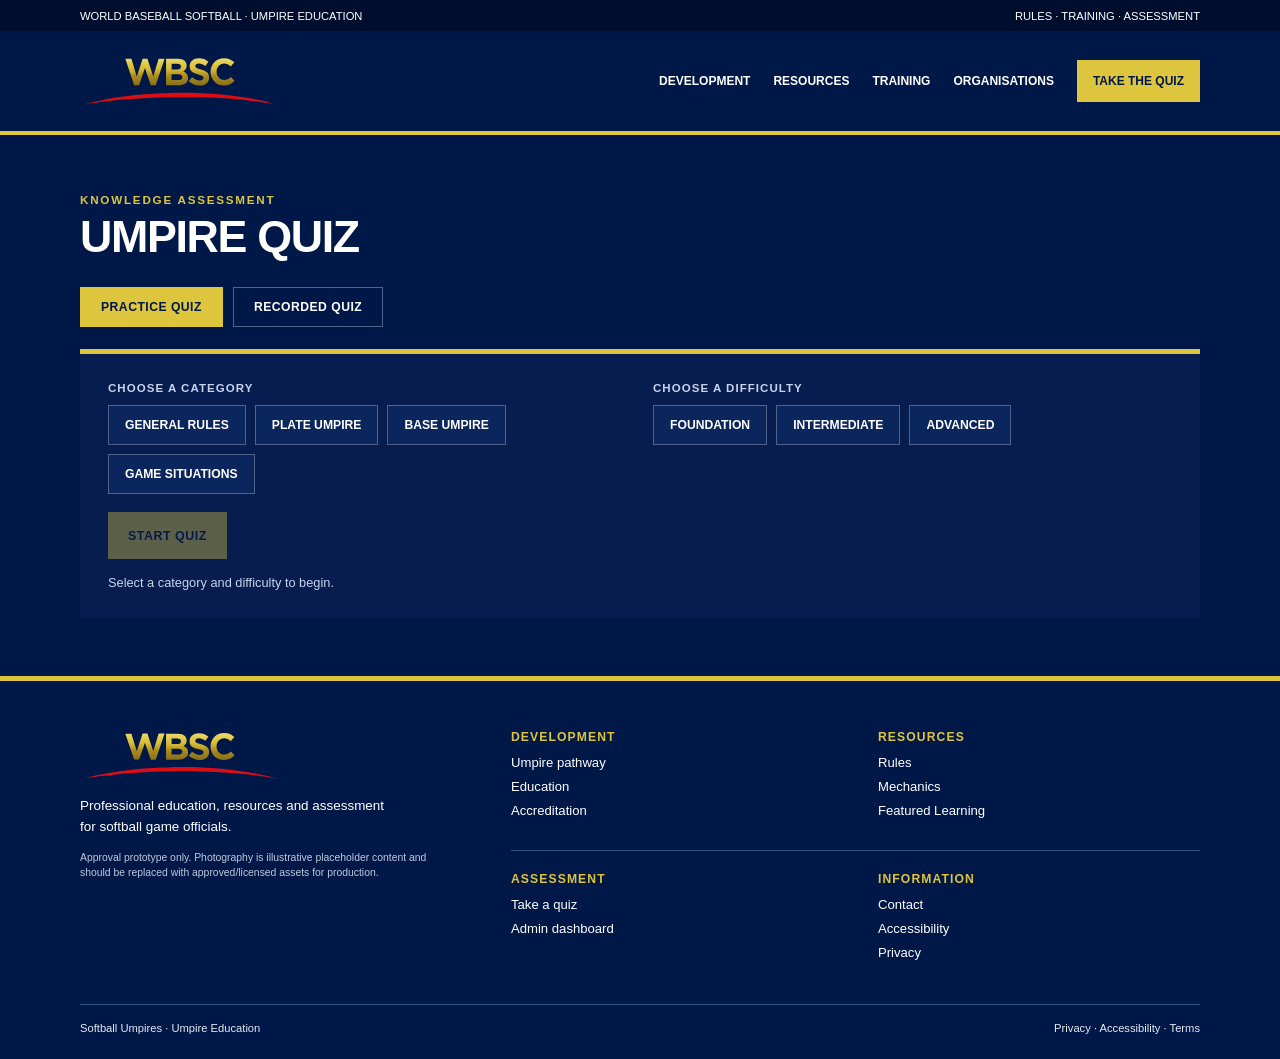
<file: quiz/take/index.html>
<!doctype html>
<html lang="en">
<head>
<meta charset="utf-8">
<meta name="viewport" content="width=device-width, initial-scale=1">
<title>Umpire Quiz · Softball Umpires</title>
<meta name="description" content="Rules, education and assessment for softball umpires, with a practice and recorded umpire quiz.">
<link rel="icon" href="../images/wbsc-logo.svg">
<link rel="stylesheet" href="../site.css?v=20261025b">
</head>
<body>
<div class="topbar">
  <div class="wrap">
    <span>WORLD BASEBALL SOFTBALL · UMPIRE EDUCATION</span>
    <span>RULES · TRAINING · ASSESSMENT</span>
  </div>
</div>

<header>
  <div class="wrap header-inner">
    <a href="../" aria-label="Softball Umpires home">
      <img class="brand-logo" src="../images/wbsc-logo.svg" alt="WBSC logo">
    </a>
    <nav aria-label="Primary navigation">
      <a href="../#development">DEVELOPMENT</a>
      <a href="../#resources">RESOURCES</a>
      <a href="../#learning">TRAINING</a>
      <a href="../#network">ORGANISATIONS</a>
      <a class="quiz-link" href="#quiz">TAKE THE QUIZ</a>
    </nav>
  </div>
</header>

<main id="top">
  <section class="quiz" id="quiz">
    <div class="wrap">
      <div class="eyebrow" style="color:#DEC53E">Knowledge assessment</div>
      <h2 class="title">UMPIRE QUIZ</h2>

      <div class="quiz-mode-toggle" role="tablist" aria-label="Quiz mode">
        <button type="button" class="mode-btn active" id="mode-practice" data-mode="practice" role="tab" aria-selected="true">PRACTICE QUIZ</button>
        <button type="button" class="mode-btn" id="mode-recorded" data-mode="recorded" role="tab" aria-selected="false">RECORDED QUIZ</button>
      </div>

      <div class="quiz-setup" id="quiz-setup">
        <div class="quiz-setup-grid">
          <div class="setup-block">
            <span class="setup-label">Choose a category</span>
            <div class="setup-options" id="category-options" role="group" aria-label="Quiz category">
              <button type="button" class="setup-chip" data-category="general" aria-pressed="false">GENERAL RULES</button>
              <button type="button" class="setup-chip" data-category="plate" aria-pressed="false">PLATE UMPIRE</button>
              <button type="button" class="setup-chip" data-category="base" aria-pressed="false">BASE UMPIRE</button>
              <button type="button" class="setup-chip" data-category="situations" aria-pressed="false">GAME SITUATIONS</button>
            </div>
          </div>
          <div class="setup-block">
            <span class="setup-label">Choose a difficulty</span>
            <div class="setup-options" id="difficulty-options" role="group" aria-label="Quiz difficulty">
              <button type="button" class="setup-chip" data-difficulty="foundation" aria-pressed="false">FOUNDATION</button>
              <button type="button" class="setup-chip" data-difficulty="intermediate" aria-pressed="false">INTERMEDIATE</button>
              <button type="button" class="setup-chip" data-difficulty="advanced" aria-pressed="false">ADVANCED</button>
            </div>
          </div>
        </div>

        <div class="quiz-setup-record" id="quiz-setup-record" hidden>
          <div class="field"><label for="record-name">Name</label><input id="record-name" autocomplete="name"></div>
          <div class="field"><label for="record-email">Email</label><input id="record-email" type="email" autocomplete="email"></div>
          <div class="field"><label for="record-association">Association</label><input id="record-association" autocomplete="organization"></div>
        </div>

        <button type="button" class="btn btn-gold" id="start-quiz-btn" disabled>START QUIZ</button>
        <p class="setup-hint" id="setup-hint">Select a category and difficulty to begin.</p>
      </div>

      <div class="quiz-shell" id="quiz-shell" hidden>
        <div class="question">
          <div class="qmeta"><span id="qmeta-current">Question 1 of 1</span><span id="qmeta-percent">0%</span></div>
          <div class="track" aria-hidden="true"><div class="bar" id="quiz-bar"></div></div>
          <h3 id="question-text"></h3>
          <div class="answers" role="radiogroup" aria-label="Answer options" id="answers"></div>
          <div class="feedback" id="feedback" aria-live="polite">
            <span class="feedback-icon" id="feedback-icon" aria-hidden="true"></span>
            <span id="feedback-body"></span>
          </div>
          <div class="submit">
            <small id="submit-context">Practice quiz</small>
            <button class="btn btn-gold" id="submit-answer" type="button">SUBMIT ANSWER</button>
          </div>
        </div>

        <aside class="record" id="record-panel">
          <div class="eyebrow">Your attempt</div>
          <h4 id="record-heading">PRACTICE MODE</h4>
          <div id="record-body"></div>
        </aside>
      </div>

      <div class="quiz-summary" id="quiz-summary" hidden>
        <div class="summary-head">
          <div>
            <div class="eyebrow" style="color:#DEC53E">Result</div>
            <div class="summary-score" id="summary-score">0<small id="summary-meta">0 of 0 correct</small></div>
          </div>
          <span class="summary-pill pass" id="summary-pill">PASS</span>
        </div>
        <div class="summary-note" id="summary-note"></div>
        <div class="review-list" id="review-list"></div>
        <div class="summary-actions">
          <button type="button" class="btn btn-gold" id="retry-quiz-btn">TRY ANOTHER QUIZ</button>
          <a class="btn btn-outline" href="../#learning">REVIEW FEATURED LEARNING</a>
        </div>
      </div>
    </div>
  </section>
</main>

<footer>
  <div class="wrap">
    <div class="footer-main">
      <div>
        <img class="brand-logo" src="../images/wbsc-logo.svg" alt="WBSC logo">
        <p class="footer-copy">Professional education, resources and assessment for softball game officials.</p>
        <p class="credit">Approval prototype only. Photography is illustrative placeholder content and should be replaced with approved/licensed assets for production.</p>
      </div>
      <div class="footer-navigation">
        <div class="footer-row">
          <div>
            <h4>Development</h4>
            <a href="../#development">Umpire pathway</a>
            <a href="../#learning">Education</a>
            <a href="#">Accreditation</a>
          </div>
          <div>
            <h4>Resources</h4>
            <a href="../#resources">Rules</a>
            <a href="../#resources">Mechanics</a>
            <a href="../#learning">Featured Learning</a>
          </div>
        </div>
        <div class="footer-row">
          <div>
            <h4>Assessment</h4>
            <a href="#quiz">Take a quiz</a>
            <a href="../admin/">Admin dashboard</a>
          </div>
          <div>
            <h4>Information</h4>
            <a href="#">Contact</a>
            <a href="#">Accessibility</a>
            <a href="#">Privacy</a>
          </div>
        </div>
      </div>
    </div>
    <div class="footer-bottom">
      <span>Softball Umpires · Umpire Education</span>
      <span>Privacy · Accessibility · Terms</span>
    </div>
  </div>
</footer>

<script src="../questions.js?v=20261025b"></script>
<script src="../site.js?v=20261025b"></script>
</body>
</html>
</file>
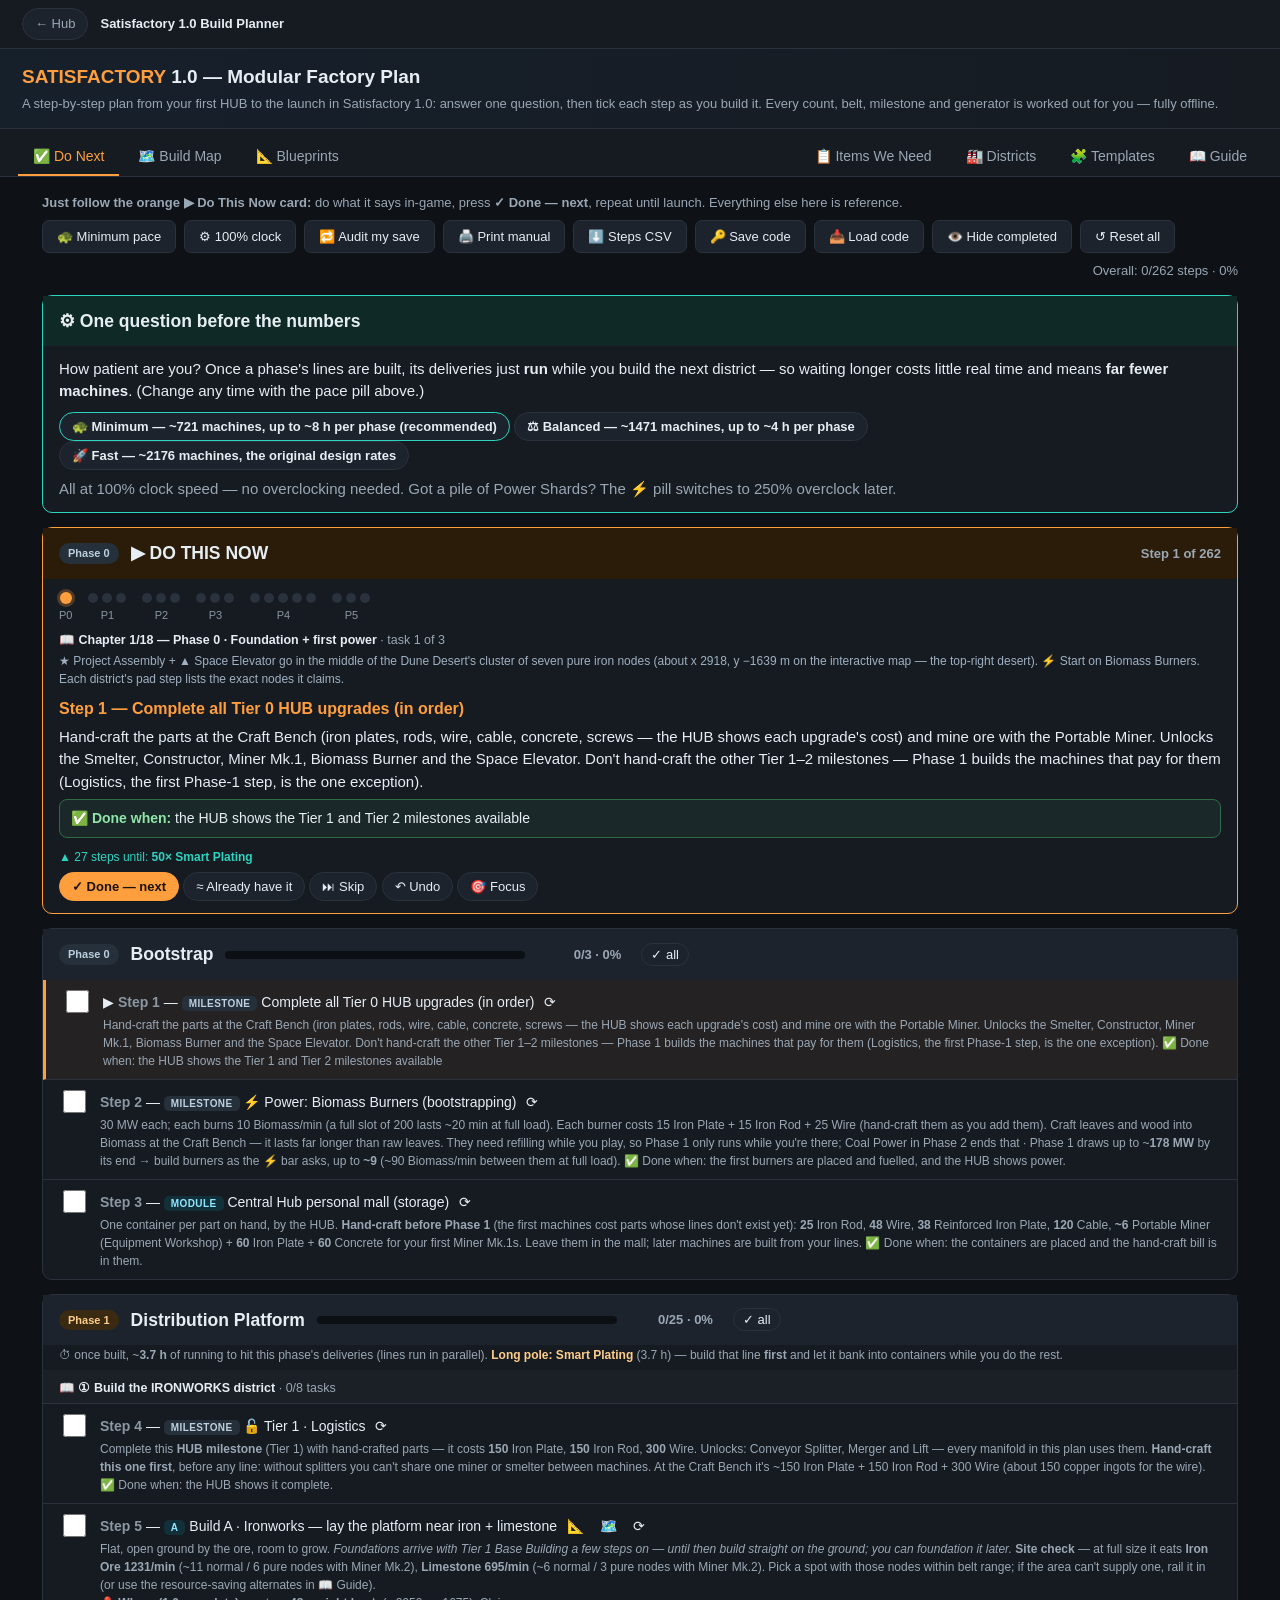
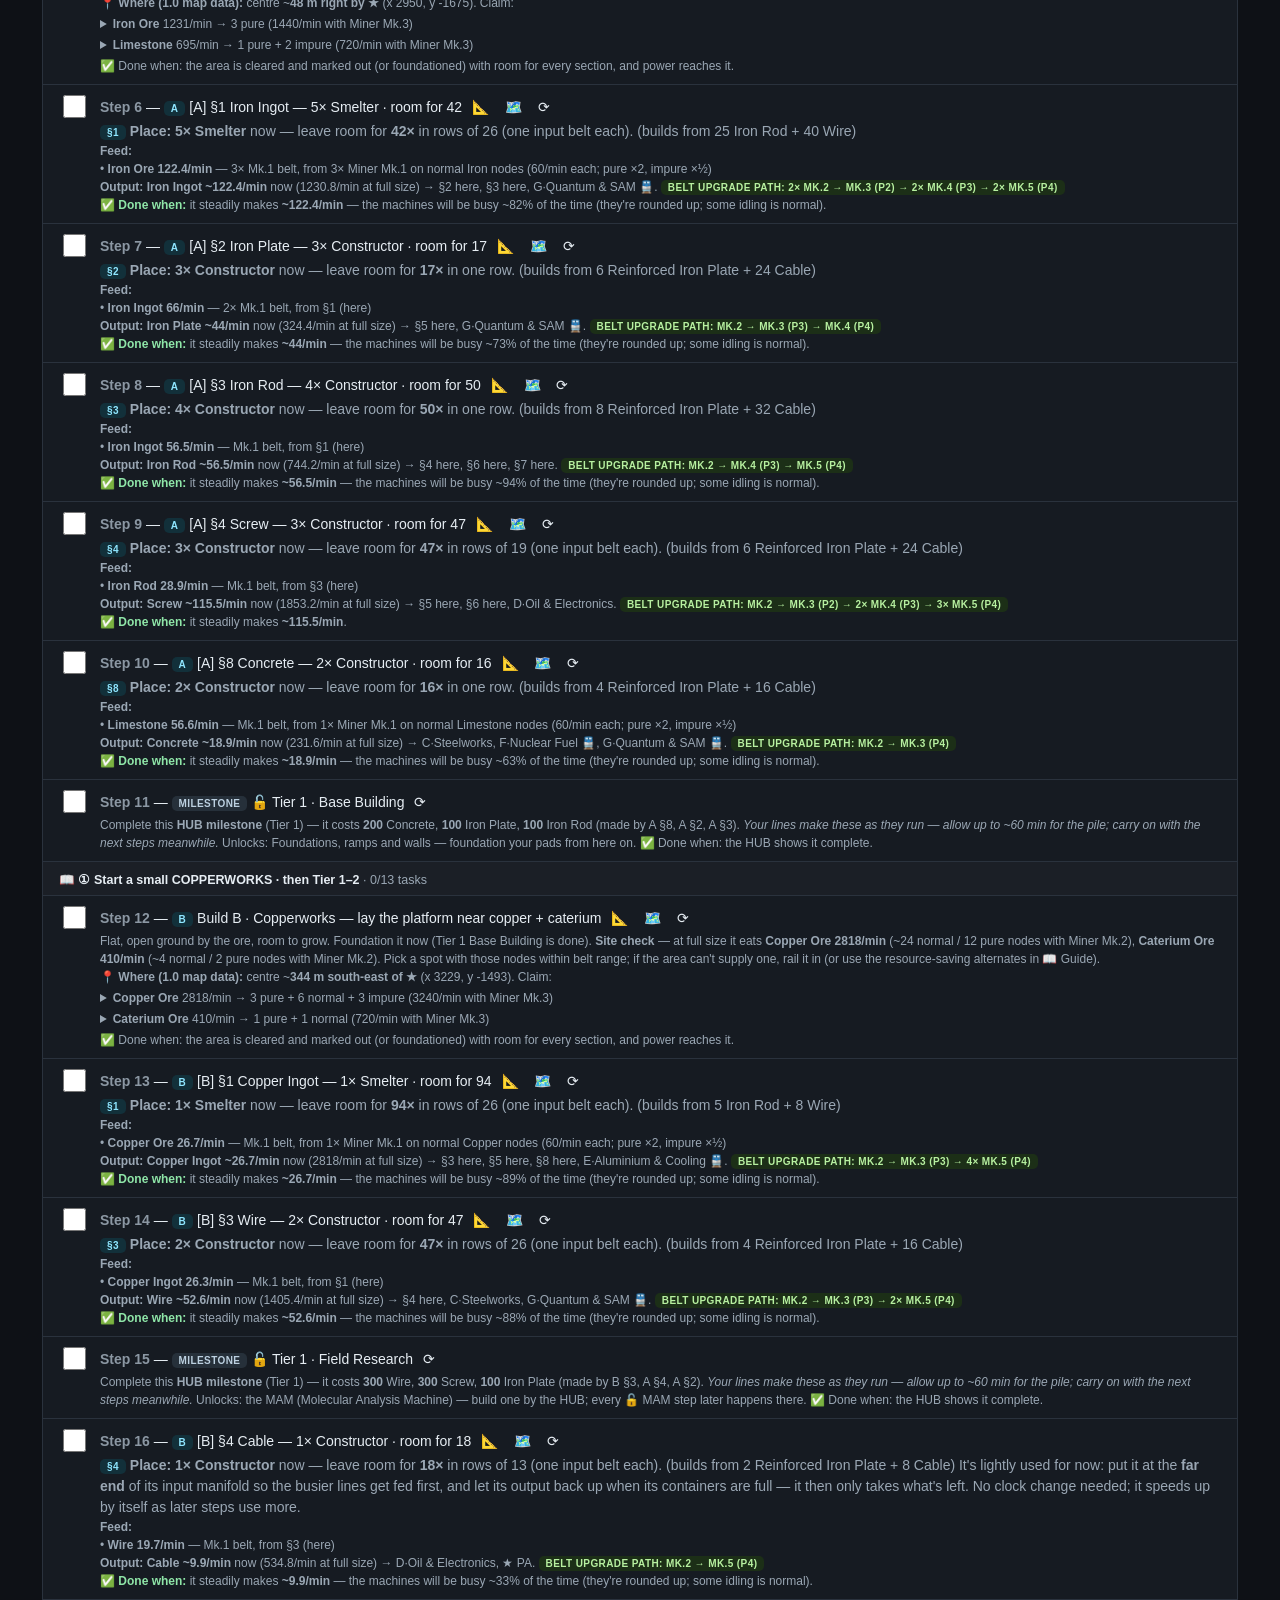
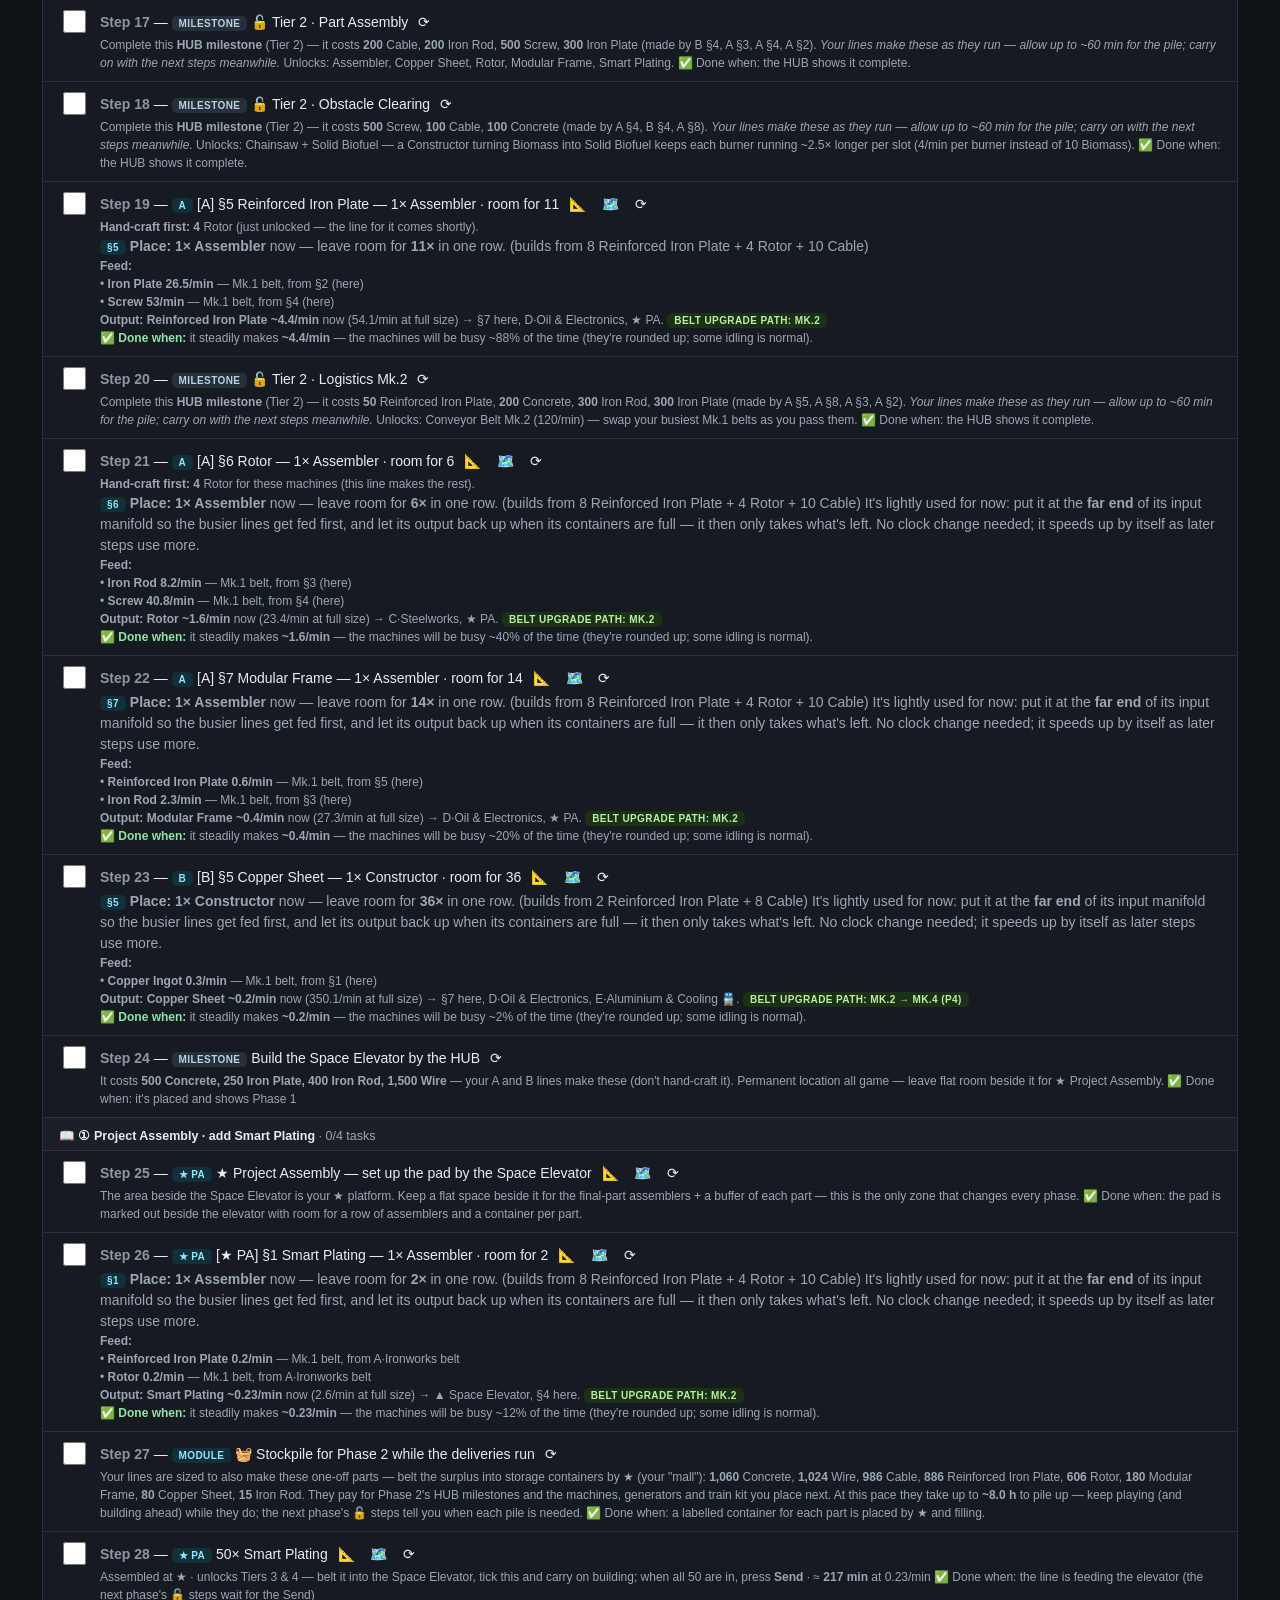
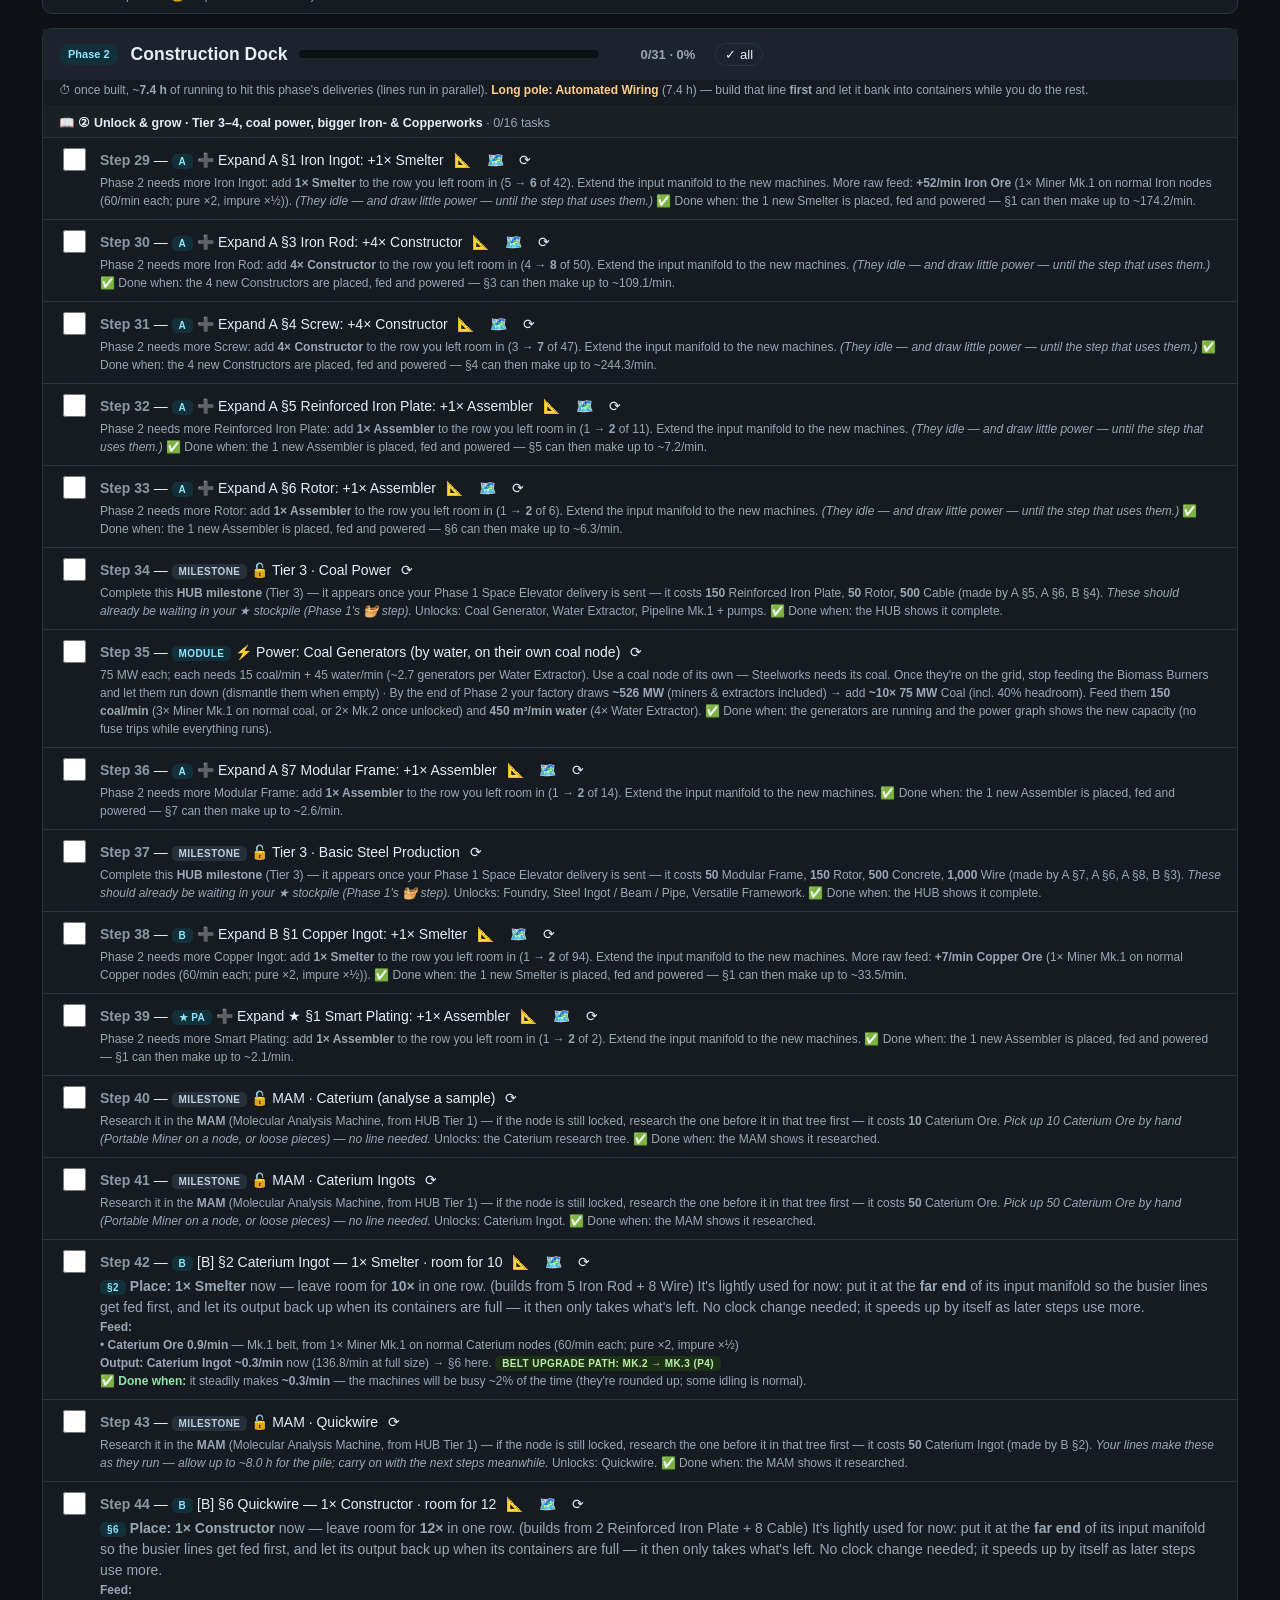
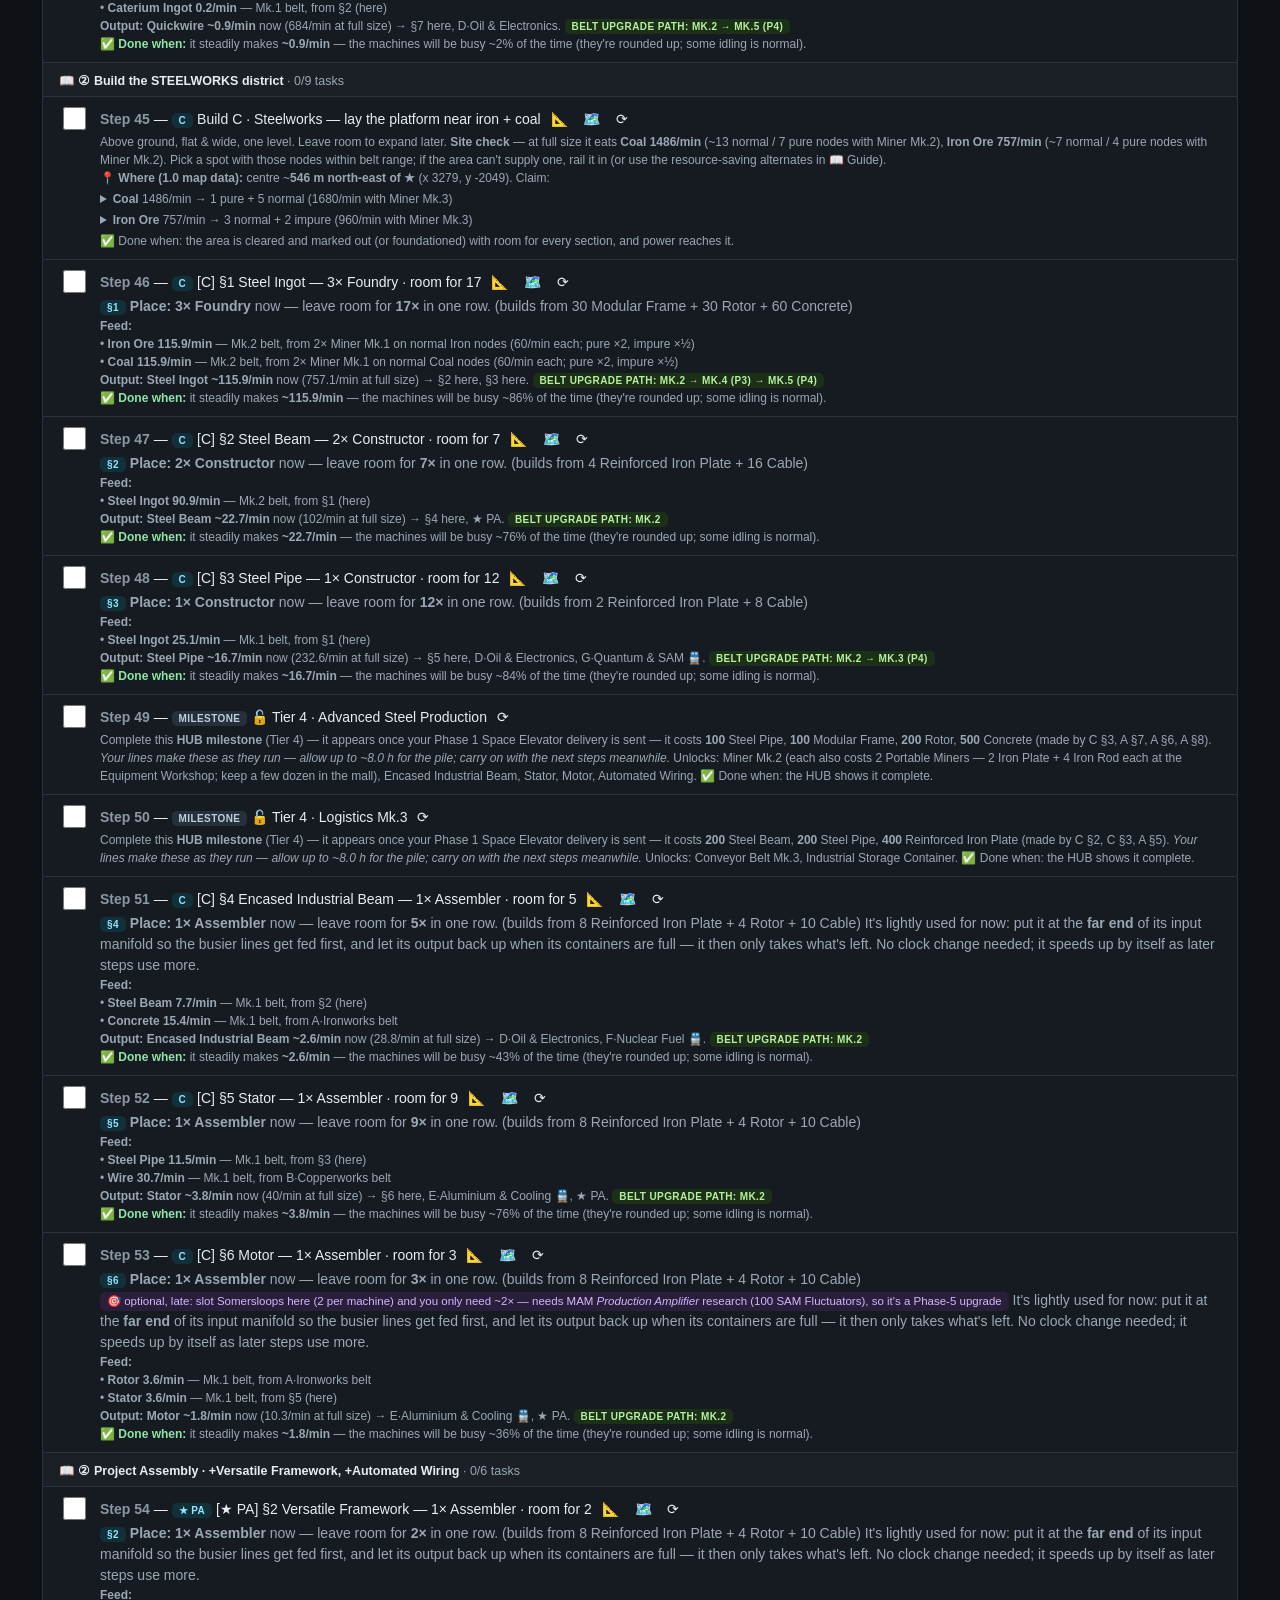
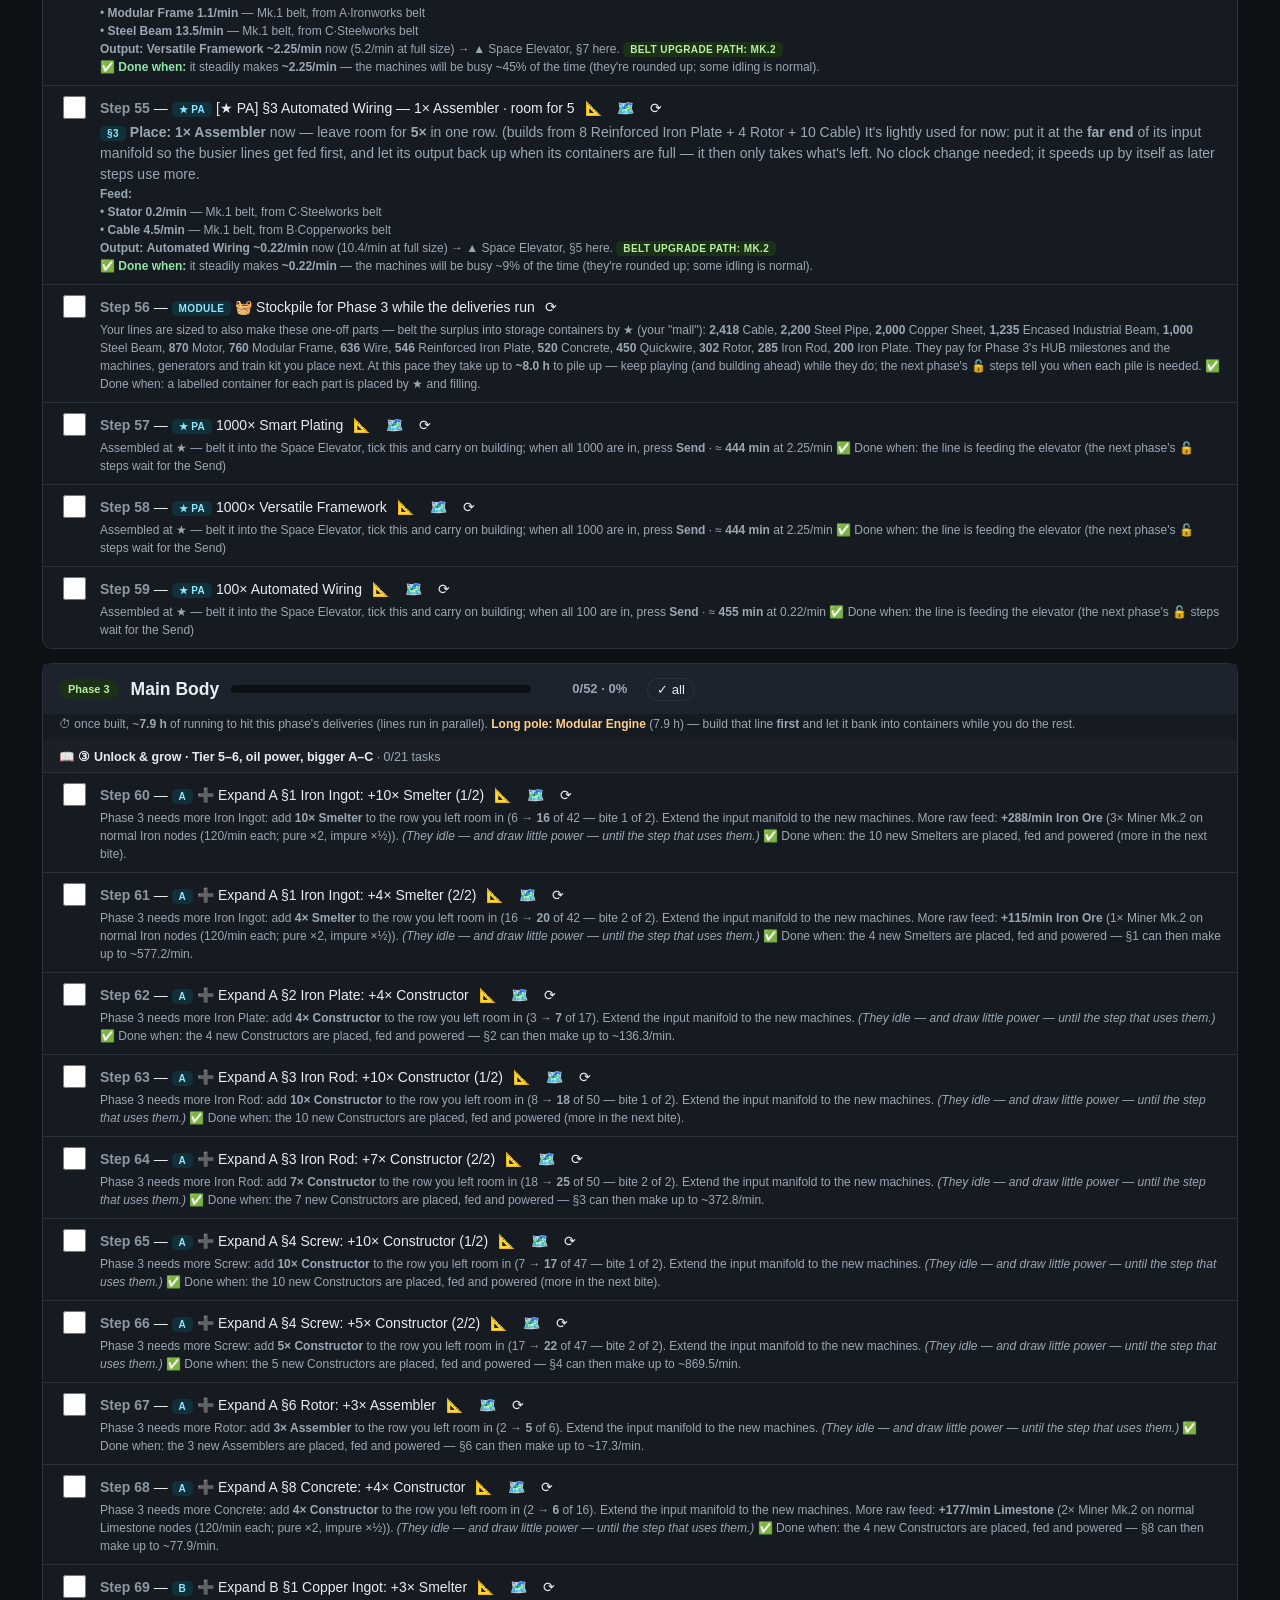
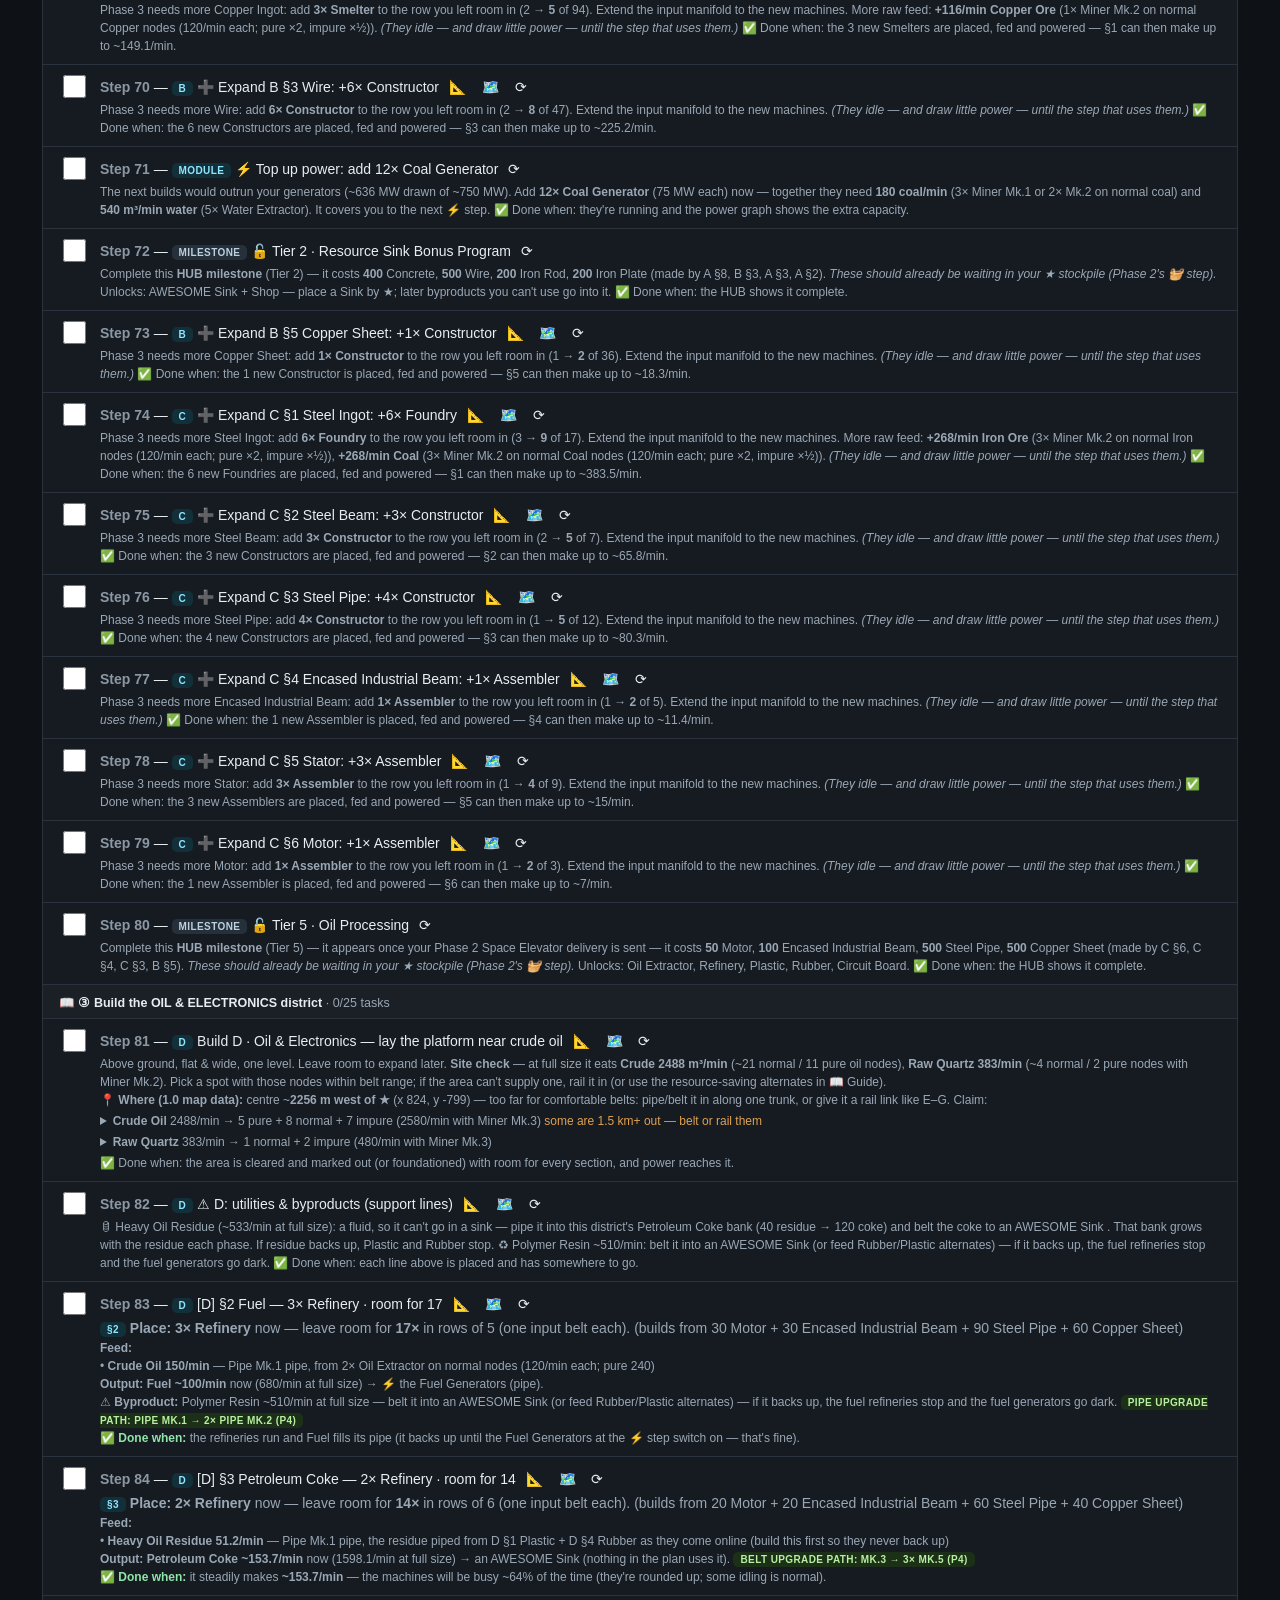
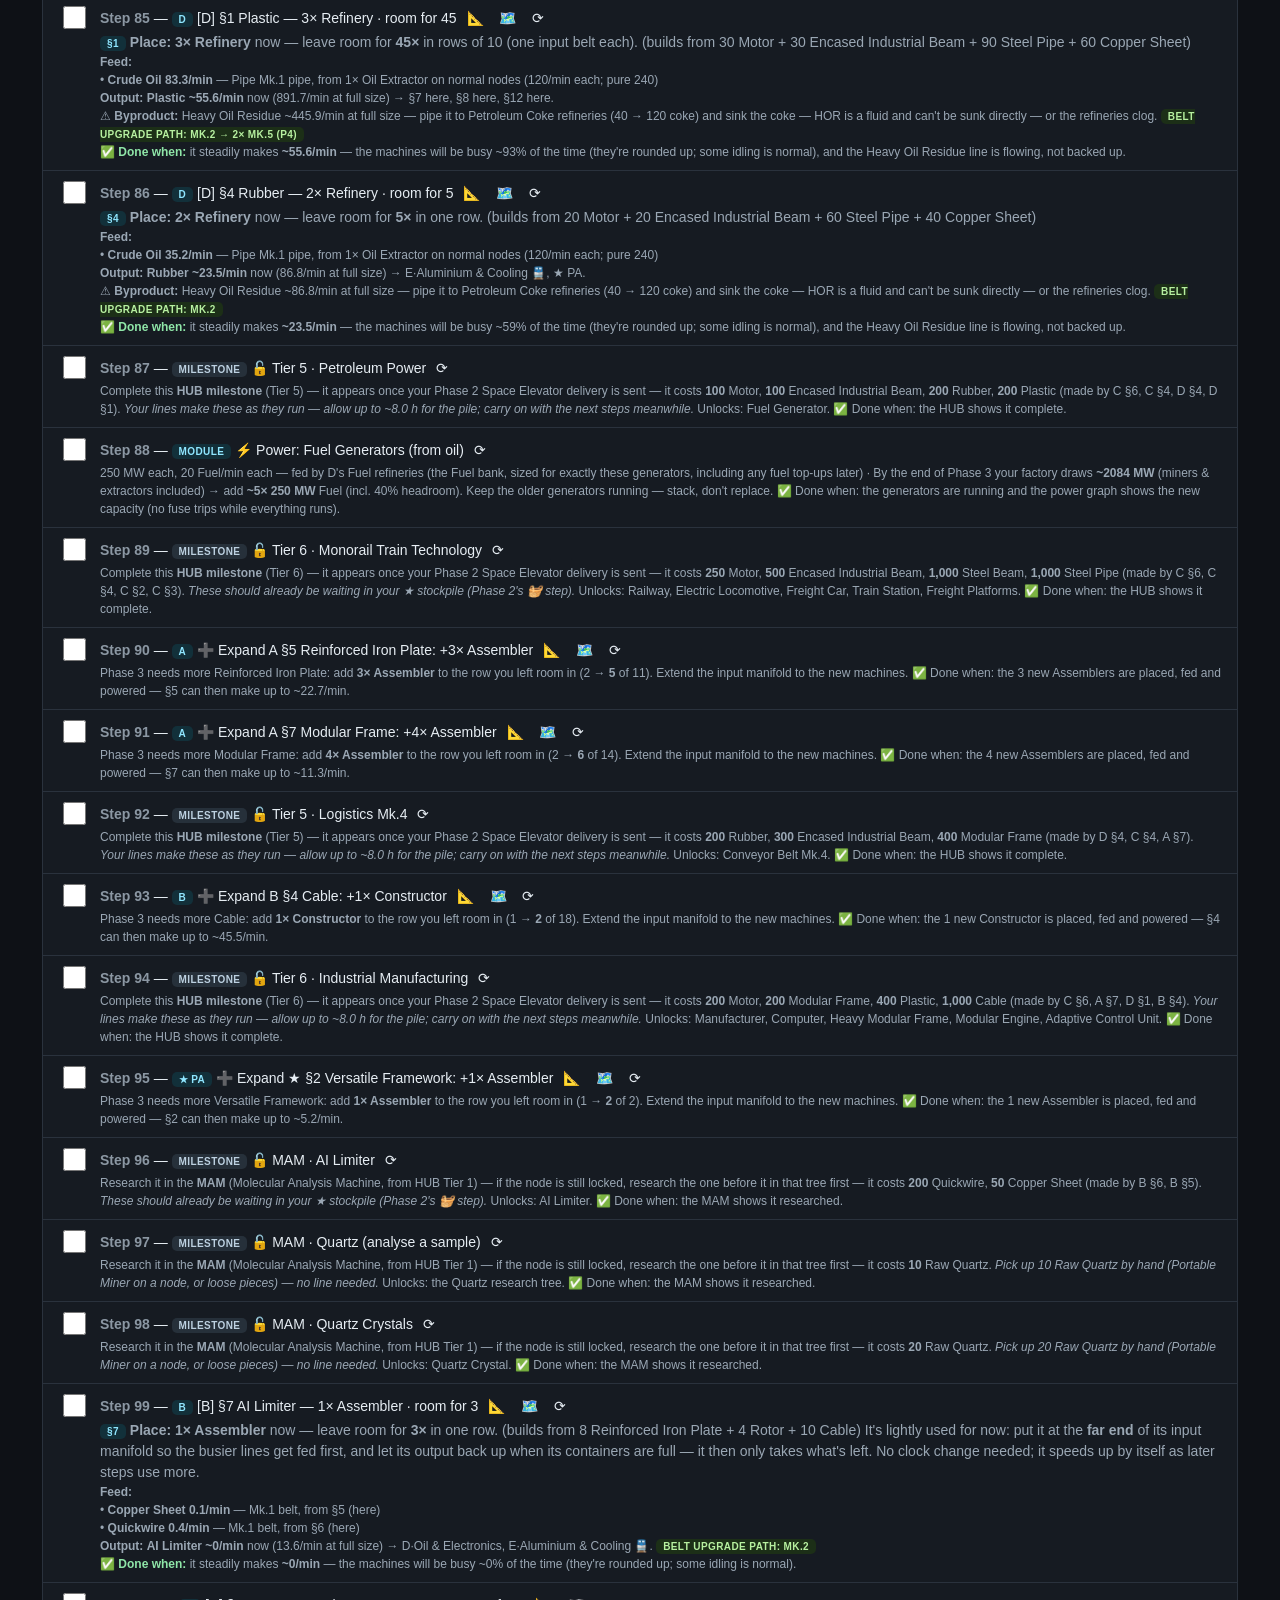
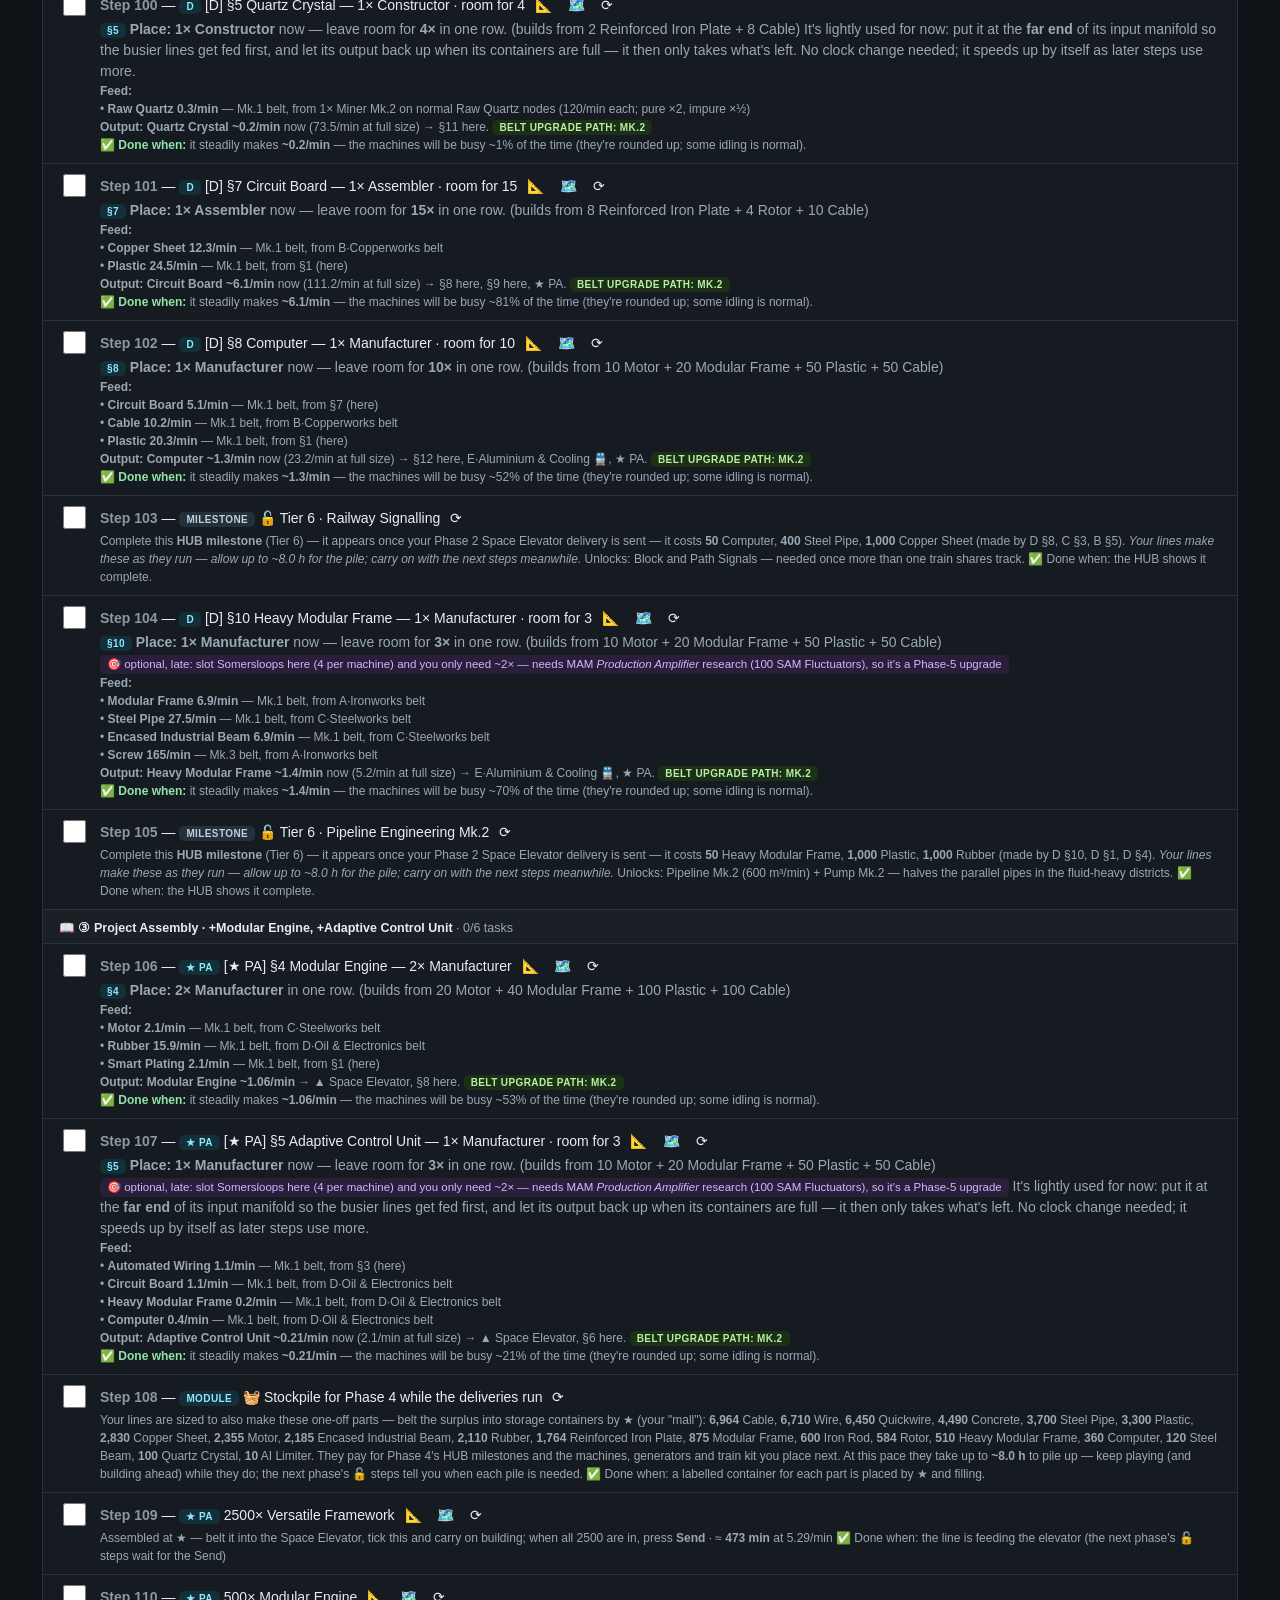
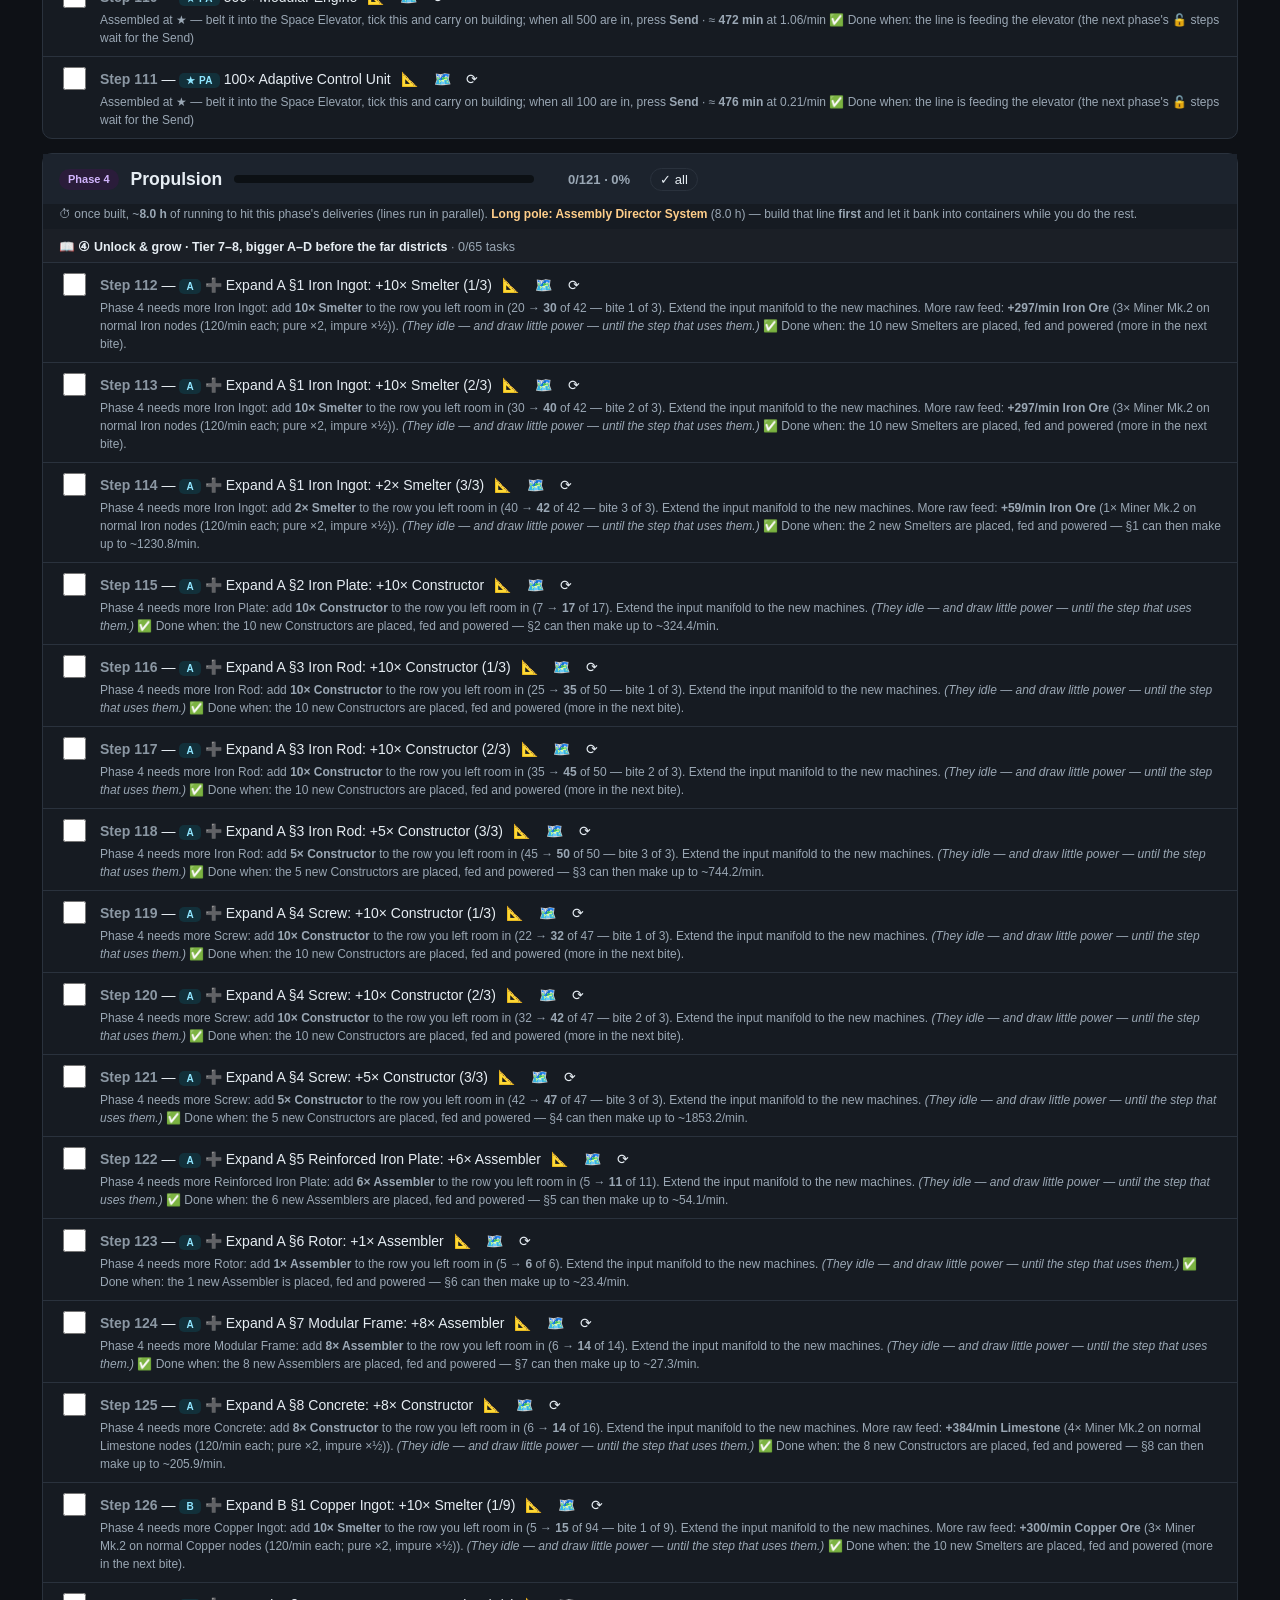
<file: satisfactory/factory-network.html>
<!DOCTYPE html>
<html lang="en">
<head>
<meta charset="utf-8"/>
<meta name="viewport" content="width=device-width, initial-scale=1"/>
<title>Satisfactory 1.0 — Modular Factory Plan</title>
<!-- Fully self-contained: no external libraries, works 100% offline. -->
<style>
  :root{--bg:#0e1116;--panel:#161b22;--panel2:#1c232d;--line:#2a323d;--txt:#e6edf3;
    --muted:#9aa7b4;--orange:#ff9e3d;--teal:#2dd4bf;--blue:#5aa9ff;--purple:#b692ff;
    --green:#5dd47a;--grey:#8b97a3;--red:#ff6b6b;}
  *{box-sizing:border-box}
  /* Hub back-link bar — self-contained, styled with this app's own tokens so it
     matches and never depends on (or collides with) the shared hub.css. */
  .hubbar{display:flex;align-items:center;gap:12px;padding:8px 22px;border-bottom:1px solid var(--line);background:var(--panel)}
  .hubbar a.backlink{display:inline-flex;align-items:center;gap:6px;text-decoration:none;color:var(--muted);background:var(--panel2);border:1px solid var(--line);padding:5px 12px;border-radius:999px;font-size:13px}
  .hubbar a.backlink:hover{color:var(--txt)}
  .hubbar .crumb{color:var(--muted);font-size:13px}.hubbar .crumb b{color:var(--txt)}
  html{-webkit-text-size-adjust:100%;-moz-text-size-adjust:100%;text-size-adjust:100%}
  body{margin:0;font-family:-apple-system,Segoe UI,Roboto,Helvetica,Arial,sans-serif;
       background:var(--bg);color:var(--txt);font-size:15px;line-height:1.5;overflow-x:hidden}
  header{padding:14px 22px;border-bottom:1px solid var(--line);background:linear-gradient(90deg,#16202b,#161b22)}
  header h1{margin:0;font-size:19px}header h1 span{color:var(--orange)}
  header p{margin:3px 0 0;color:var(--muted);font-size:13px}
  nav{display:flex;gap:4px;padding:9px 18px 0;border-bottom:1px solid var(--line);background:var(--panel);flex-wrap:wrap}
  nav button{background:transparent;border:none;color:var(--muted);padding:10px 15px;cursor:pointer;
       font-size:14px;border-bottom:2px solid transparent;border-radius:6px 6px 0 0}
  nav button:hover{color:var(--txt);background:var(--panel2)}
  nav button.active{color:var(--orange);border-bottom-color:var(--orange)}
  main{padding:16px 22px;max-width:1240px;margin:0 auto}
  .tab{display:none}.tab.active{display:block}
  .controls{display:flex;gap:6px;align-items:center;flex-wrap:wrap;margin-bottom:10px}
  .controls .lbl{color:var(--muted);font-size:13px;margin-right:4px}
  .pbtn{background:var(--panel2);border:1px solid var(--line);color:var(--txt);padding:6px 12px;border-radius:20px;cursor:pointer;font-size:13px}
  .pbtn:hover{border-color:var(--orange)}.pbtn.active{background:var(--orange);color:#1a1205;border-color:var(--orange);font-weight:600}
  .legend{display:flex;gap:14px;flex-wrap:wrap;margin-top:9px;font-size:12px;color:var(--muted)}
  .legend .k{display:inline-flex;align-items:center;gap:6px}
  .dot{width:11px;height:11px;border-radius:50%;display:inline-block}
  .ln{width:18px;border-top:3px solid;display:inline-block}
  .hint{color:var(--muted);font-size:13px;margin:8px 0}
  .card{background:var(--panel);border:1px solid var(--line);border-radius:10px;margin-bottom:12px;overflow:hidden}
  .card h3{margin:0;padding:13px 16px;cursor:pointer;display:flex;align-items:center;gap:10px;font-size:16px;background:var(--panel2)}
  .card h3:hover{background:#222b36}
  .chip{font-size:11px;padding:2px 9px;border-radius:20px;font-weight:600;cursor:default}
  .chip.p0{background:#26303a;color:#bcd0e0}.chip.p1{background:#3a2a12;color:#ffce8a}
  .chip.p2{background:#12303a;color:#8fe6ff}.chip.p3{background:#1c2f17;color:#b7f0a0}
  .chip.p4{background:#2a1c3a;color:#d3b6ff}.chip.p5{background:#3a1220;color:#ffadc4}
  .tgt{margin-left:auto;color:var(--teal);font-size:13px;font-weight:600}
  .body{padding:14px 16px;display:none}.card.open .body{display:block}
  .meta{color:var(--muted);font-size:13px;margin-bottom:10px}.meta b{color:var(--txt)}
  table{width:100%;border-collapse:collapse;font-size:13px;margin:6px 0}
  th,td{text-align:left;padding:7px 9px;border-bottom:1px solid var(--line)}
  th{color:var(--muted);font-weight:600;font-size:12px;text-transform:uppercase;letter-spacing:.3px}
  td.n{font-weight:700;color:var(--orange);width:46px}
  .tlink{color:var(--teal);cursor:pointer;text-decoration:underline dotted;padding:2px 3px;border-radius:4px}
  .u{cursor:pointer}
  /* keyboard focus ring for every interactive element (incl. the clickable SVG area groups) */
  :focus-visible{outline:2px solid var(--orange);outline-offset:2px;border-radius:4px}
  .bpsect:focus-visible,.bmmod:focus-visible{outline:2.5px solid #fff}
  /* Build Map level-of-detail: zoomed out → big district cards only; zoomed in → the inner area blocks */
  #bmap.bm-overview .bmdetail{display:none}
  #bmap.bm-overview text.bmedge{display:none}   /* line labels only once you zoom in — at overview they're unreadable; the lines stay */
  #bmap:not(.bm-overview) .bmoverview{display:none}
  @media (prefers-reduced-motion: reduce){ *{transition:none!important;animation:none!important;scroll-behavior:auto!important} }
  .approx{background:#2a2412;border:1px solid #4a3d12;color:#ffd98a;padding:8px 12px;border-radius:8px;font-size:13px;margin-bottom:10px}
  .verified{background:#13261a;border:1px solid #1f4a2c;color:#8fe6a8;padding:7px 12px;border-radius:8px;font-size:12px;margin-bottom:10px}
  .tpl{background:var(--panel);border:1px solid var(--line);border-radius:10px;margin-bottom:10px;padding:13px 16px}
  .tpl h4{margin:0 0 4px;font-size:15px}.tpl .id{color:var(--teal);font-family:monospace}
  .tpl .spec{color:var(--muted);font-size:13px}
  .usedby{margin-top:8px;font-size:12px}.usedby .u{display:inline-block;background:var(--panel2);border:1px solid var(--line);
     border-radius:6px;padding:2px 8px;margin:2px 3px 0 0;cursor:pointer;color:#cfe}
  .invphase,.shopphase{background:var(--panel);border:1px solid var(--line);border-radius:10px;margin-bottom:14px}
  .invphase>h3,.shopphase>h3{margin:0;padding:12px 16px;background:var(--panel2);display:flex;align-items:center;gap:12px}
  .prog{flex:1;height:8px;background:#0c1014;border-radius:6px;overflow:hidden;max-width:300px}
  .prog>i{display:block;height:100%;background:var(--green);width:0}
  .pct{color:var(--muted);font-size:13px;min-width:84px;text-align:right}
  .invrow{display:flex;align-items:flex-start;gap:11px;padding:9px 16px;border-bottom:1px solid var(--line)}
  .invrow:last-child{border-bottom:none}.invrow input{margin-top:1px;width:23px;height:23px;accent-color:var(--green);cursor:pointer;flex:0 0 auto}
  .invrow .u,.invrow .tlink{padding:3px 6px;display:inline-block}
  .invrow .it{flex:1}.invrow .it .nm{font-size:14px}.invrow .it .nt{color:var(--muted);font-size:12px}
  .invrow.done .nm{text-decoration:line-through;color:var(--muted)}
  .tag{font-size:10px;padding:2px 7px;border-radius:5px;text-transform:uppercase;letter-spacing:.4px;font-weight:600}
  .tag.deliverable{background:#3a2a12;color:#ffce8a}.tag.module{background:#12303a;color:#8fe6ff}
  .tag.milestone{background:#26303a;color:#bcd0e0}.tag.qty{background:#1c2f17;color:#b7f0a0}
  .toolbar{display:flex;gap:8px;margin-bottom:14px;flex-wrap:wrap}
  .toolbar button{background:var(--panel2);border:1px solid var(--line);color:var(--txt);padding:8px 14px;border-radius:7px;cursor:pointer;font-size:13px}
  .toolbar button:hover{border-color:var(--orange)}.toolbar button.warn:hover{border-color:var(--red);color:var(--red)}
  a{color:var(--teal)}code{background:var(--panel2);padding:1px 5px;border-radius:4px;font-size:13px}
  .warnbar{background:#3a1212;border:1px solid #5a1d1d;color:#ffb3b3;padding:8px 12px;border-radius:8px;font-size:13px;margin:10px 0;display:none}
  .raw{display:inline-block;background:#222b36;border:1px solid var(--line);border-radius:6px;padding:2px 9px;margin:2px 4px 0 0;font-size:13px}
  .raw b{color:var(--orange)}
  /* phone: tighten the chrome so big system text doesn't dominate, and let text wrap */
  .bpmobnote{display:none;background:#15202c;border:1px solid #2a3a4a;color:#cdd9e5;border-radius:8px;padding:9px 12px;margin:6px 0;font-size:12.5px;line-height:1.5}
  @media (max-width:640px){
    header{padding:8px 12px} header h1{font-size:15px} header p{font-size:10.5px;margin-top:2px}
    nav{padding:6px 7px 0;gap:2px} nav button{padding:7px 8px;font-size:12px}
    main{padding:9px 11px}
    .hint,.meta{font-size:11.5px;line-height:1.5;overflow-wrap:anywhere}
    .pbtn,.toolbar button{font-size:12px;padding:5px 9px}
    .invrow{padding:8px 10px} .invrow .it .nm{font-size:13px} .invrow .it .nt{font-size:11.5px}
    table,th,td{font-size:12px} h2{font-size:18px} h3{font-size:15px}
    /* the wide SVG diagrams don't reflow / don't follow the OS text-size — hide them on phones and lead with the text build list */
    .bpdiagram{display:none} .bpmobnote{display:block}
  }
  @media print{
    nav,.toolbar,.controls,#bpControls,header p,.prog,.hubbar{display:none!important}
    body,header,main{background:#fff!important;color:#000!important}
    .tab:not(.active){display:none!important}
    /* phases are longer than a page — break BETWEEN phases, not never */
    .invphase{border:1px solid #bbb!important;break-inside:auto;margin-bottom:8px}
    #invlist .invphase+.invphase{break-before:page}
    .invrow{break-inside:avoid}
    .invphase>h3,.shopphase>h3{background:#eee!important;color:#000!important}
    .invrow{border-color:#ddd!important}.invrow .nm,.invrow .nt,.meta,a,.u,.tlink,.nt b,.nm b{color:#000!important}
    /* tags/chips: browsers strip backgrounds — print them as ink, not pale pastels */
    .tag,.chip{border:1px solid #999!important;background:none!important;color:#000!important}
    input[type=checkbox]{filter:grayscale(1)}
    /* the dark SVG diagrams print as light-on-white noise — the text steps ARE the manual */
    .bpdiagram,#bmap,#bmInside,#flowOverview,.legend,#bmCaption{display:none!important}
    /* screen-only controls inside the list/card */
    .pbtn,[data-cyc],.phdone,#printhead+.x{display:none!important}
    #printhead{display:block!important}
  }
  #printhead{display:none;font-size:13px;margin:0 0 8px}
  .vizwrap{margin:8px 0 4px;overflow-x:auto} .vizwrap:empty{display:none} .stepviz{display:block;width:100%;max-width:760px;height:auto;font-family:inherit}
  .costchips{display:flex;flex-wrap:wrap;gap:6px} .cchip{background:var(--panel2);border:1px solid var(--line);border-radius:7px;padding:4px 9px;font-size:12.5px}
  .cchip i{font-style:normal;color:var(--muted);font-size:11px;margin-left:6px}
  .journey{display:flex;gap:4px;align-items:center;margin:0 0 8px} .jd{width:10px;height:10px;border-radius:50%;background:var(--line)}
  .jd.done{background:var(--green)} .jd.now{background:var(--orange);box-shadow:0 0 0 3px rgba(255,158,61,.25);width:12px;height:12px} .jg{display:inline-flex;flex-direction:column;align-items:center;margin-right:12px} .jdots{display:flex;gap:4px;align-items:center;height:14px} .jl{font-size:9.5px;color:#8b97a3;margin-top:2px}
  .skiplink{position:absolute;left:-9999px} .skiplink:focus{position:static;display:inline-block;margin:4px 0;color:var(--teal)}
  .phoneonly{display:none}
  @media (max-width:640px){
    .phoneonly{display:inline-block}
    #tab-inventory .toolbar:not(.open) > button:not(#pacepill):not(#cfgpill):not(#toolsmore){display:none}
    body.focus .actbar{position:sticky;bottom:0;background:var(--panel);padding:8px 0 6px;margin:0 -2px;border-top:1px solid var(--line);z-index:5}
  }
  .jl{font-size:11px!important}
  .chip{white-space:nowrap}
  @media (max-width:640px){ #invlist .invphase > h3{font-size:15px;flex-wrap:wrap;row-gap:4px} .focusbadge{display:none!important} }
  .ckrow{display:flex;gap:10px;align-items:center;justify-content:space-between;padding:8px 10px;margin:6px 0;border:1px solid var(--line);border-radius:8px;background:rgba(255,255,255,.02)}
  .ckrow.ok{border-color:#2f6b45;background:rgba(93,212,122,.06)} .ckdw{font-size:12px;color:var(--muted);margin-top:3px} .ckbtns{display:flex;gap:6px;flex-shrink:0}
  @media (max-width:640px){ .ckrow{flex-direction:column;align-items:stretch} .ckbtns .pbtn{flex:1} }
  /* phones: thumb-sized buttons, and the map's "where to build" note gives way to the map */
  @media (max-width:640px){ .pbtn{min-height:40px;padding:8px 14px} #bmZoomIn,#bmZoomOut,#bmZoomReset{min-width:44px}
    .bmwhere{display:none!important} }
  .pwrline{display:flex;align-items:center;gap:8px;font-size:12px;color:var(--muted);margin:2px 0 10px} .pwrline i{flex:1;height:6px;border-radius:4px;background:var(--line);overflow:hidden;max-width:260px} .pwrline i b{display:block;height:100%}
  .comingup h3{font-size:14px} .cuitem{padding:5px 0;color:var(--muted);font-size:13.5px;border-bottom:1px dashed var(--line)} .cuitem:last-child{border:0} .cuno{display:inline-block;min-width:34px;color:#8b97a3;font-weight:700}
  body.focus #tab-inventory > .hint, body.focus #tab-inventory .toolbar > button:not(#pacepill):not(#cfgpill){display:none}
  body.focus .hubbar, body.focus header{display:none}
  body.focus #doNext{font-size:18px;padding:13px 26px}
  body.focus .steptitle{font-size:21px!important}
  .donebox{border:1px solid #2f6b45;background:rgba(93,212,122,.07);border-radius:8px;padding:8px 11px;margin:6px 0 10px;font-size:14px}
  .focusbadge{display:none;font-size:11px;font-weight:700;color:var(--teal);border:1px solid var(--teal);border-radius:10px;padding:1px 8px;margin-left:8px}
  body.focus .focusbadge{display:inline-block}
  /* couch/thumb ergonomics. Tablets get roomier chrome; PHONES keep the tightened
     layout above (this used to sit after the max-width:640px block at equal specificity
     and silently undid it, pushing "✓ Done — next" below the fold). On a phone only the
     two controls you actually poke all evening grow. */
  @media (pointer:coarse) and (min-width:641px){
    .pbtn,.toolbar button{padding:11px 16px;font-size:14px}
    nav button{padding:12px 10px}
  }
  @media (pointer:coarse){
    .invrow input{width:28px;height:28px}
    #doNext{padding:12px 18px;font-size:15px}
  }
  #bmap{touch-action:none} /* let the map's own pointer pan/pinch win over page scroll */
</style>
</head>
<body>
<div class="hubbar">
  <a class="backlink" href="../">← Hub</a>
  <span class="crumb"><b>Satisfactory 1.0 Build Planner</b></span>
</div>
<header>
  <h1><span>SATISFACTORY</span> 1.0 — Modular Factory Plan</h1>
  <p>A step-by-step plan from your first HUB to the launch in Satisfactory 1.0: answer one question, then tick each step as you build it. Every count, belt, milestone and generator is worked out for you — fully offline.</p>
</header>
<nav>
  <button data-tab="inventory" class="active">✅ Do Next</button>
  <button data-tab="buildmap">🗺️ Build Map</button>
  <button data-tab="blueprints">📐 Blueprints</button>
  <span style="flex:1 1 12px"></span>
  <button data-tab="shopping">📋 Items We Need</button>
  <button data-tab="modules">🏭 Districts</button>
  <button data-tab="templates">🧩 Templates</button>
  <button data-tab="guide">📖 Guide</button>
</nav>
<main>

  <!-- 2D BUILD MAP (spatial, no-overlap, step-through) -->
  <section id="tab-buildmap" class="tab">
    <div class="controls">
      <span class="lbl">Chapters:</span>
      <button class="pbtn" id="bmPrev">◀ Prev</button>
      <button class="pbtn" id="bmPlay">▶ Play</button>
      <button class="pbtn" id="bmNext">Next ▶</button>
      <button class="pbtn" id="bmNow" title="Jump the map back to your real progress (from your ticked steps)">📍 Now</button>
      <input id="bmSlider" type="range" min="0" max="12" value="0" step="1" style="flex:1;min-width:140px;accent-color:var(--orange)">
      <span class="lbl" id="bmStepLbl">Step 0 / 12</span>
      <span class="lbl" style="margin-left:6px">🔍</span>
      <button class="pbtn" id="bmZoomOut" title="Zoom out">−</button>
      <button class="pbtn" id="bmZoomIn" title="Zoom in">+</button>
      <button class="pbtn" id="bmZoomReset" title="Reset view">⟲</button>
      <button class="pbtn" id="bmResetLayout" title="Restore the auto compass layout" style="margin-left:6px">⤢ Reset layout</button>
    </div>
    <div class="bmwhere" style="display:flex;align-items:center;gap:14px;background:linear-gradient(90deg,#1a2230,#161b22);border:1px solid var(--line);border-radius:8px;padding:10px 14px;margin-bottom:8px">
      <svg viewBox="0 0 124 96" style="width:124px;height:96px;flex:0 0 auto" aria-label="world map locator, base in the top-right">
        <rect x="10" y="14" width="104" height="74" rx="8" fill="#0e1620" stroke="#3a4654"/>
        <text x="62" y="10" fill="#6b7785" font-size="8.5" text-anchor="middle">the world map</text>
        <circle cx="92" cy="34" r="9" fill="#ff9e3d" stroke="#0a0d12" stroke-width="1.5"/>
        <text x="92" y="37.5" fill="#0a0d12" font-size="9" font-weight="700" text-anchor="middle">★</text>
        <text x="62" y="26" fill="#8a97a4" font-size="9" text-anchor="middle">N</text>
        <text x="62" y="85" fill="#8a97a4" font-size="9" text-anchor="middle">S</text>
        <text x="16" y="55" fill="#8a97a4" font-size="9">W</text>
        <text x="108" y="55" fill="#8a97a4" font-size="9" text-anchor="end">E</text>
      </svg>
      <div style="font-size:13px;color:var(--txt);line-height:1.5"><b style="color:var(--orange)">📍 Where to build:</b> put ★ and the Space Elevator in the middle of the Dune Desert's <b>seven pure iron nodes</b> (≈ x 2918, y −1639 m — the top-right desert plateau) and build <b>above ground</b>. Each district is placed on <b>real 1.0 nodes</b>: its pad step lists every node it claims with distance, direction and coordinates, and 📋 Items → <b>📍 Where</b> has the whole table. A–D sit within belt range where the map allows; E, F and G are <b>railed</b>. This map draws each district in its real direction from ★ (drag to rearrange).</div>
    </div>
    <div id="bmCaption" class="hint" aria-live="polite" style="min-height:40px;background:var(--panel);border:1px solid var(--line);border-radius:8px;padding:9px 13px;color:var(--txt)"></div>
    <svg id="bmap" viewBox="0 0 1200 760" style="width:100%;height:auto;background:#0a0d12;border:1px solid var(--line);border-radius:10px;margin-top:8px"></svg>
    <div id="bmInside" style="display:none;margin-top:8px"></div>
    <div class="legend">
      <span class="k"><span class="dot" style="background:var(--orange)"></span>★ Project Assembly panel (the finals)</span>
      <span class="k"><span class="dot" style="background:#ffce8a"></span>District panel → its area blocks (zoom in)</span>
      <span class="k"><span class="ln" style="border-color:var(--teal)"></span>Belt feed (core districts)</span>
      <span class="k"><span class="ln" style="border-color:var(--orange);border-style:dashed"></span>🚆 Train feed (far districts E/F/G)</span>
      <span class="k"><span class="ln" style="border-color:var(--purple)"></span>Finished part → ★</span>
      <span class="k">♻ <b style="color:#8fe6a8">Build-once — districts only grow.</b></span>
    </div>
    <p class="hint">🔭 <b>Zoomed out = the whole base at a glance</b> (big district cards); <b>zoom in</b> and each panel reveals its <b>area blocks</b> (§N · building ×count) — <b>click an area</b> to drill into its exact placement. 🔍 <b>Scroll/pinch to zoom, drag empty space to pan, double-click to reset.</b> ✋ <b>Drag any district panel to rearrange the map</b> — your layout is saved; <b>⤢ Reset layout</b> restores the auto compass placement. Lines are the real cross-district feeds: <b style="color:#2dd4bf">teal belts</b> between core districts, <b style="color:#ff9e3d">dashed orange 🚆 trains</b> to/from the far districts (Aluminium / Nuclear / Quantum), <b style="color:#b692ff">purple</b> = finished parts to ★. The map <b>opens at 📍 your real progress</b> (from your ticked steps) and <b>grows with you</b>: each chapter fills in the area blocks that phase needs (dashed = not built yet), and future districts show as <b>dashed reserved land</b> — that's the room you're leaving. ▶ <b>Play</b> / the slider <b>previews</b> any point in the story; <b>📍 Now</b> snaps back. Click a district header for its summary + a focused placement view.</p>
  </section>

  <!-- BLUEPRINTS — fixed grid floor-plans, zoom over→module, per-step check-off -->
  <section id="tab-blueprints" class="tab">
    <div id="bpControls" class="controls"></div>
    <div id="bpWrap">
      <div id="bpStage" style="width:100%"></div>
      <div id="bpSteps" style="width:100%;margin-top:16px;border-top:1px solid var(--line);padding-top:12px"></div>
    </div>
  </section>

  <!-- DISTRICTS overview -->
  <section id="tab-modules" class="tab">
    <p class="hint">The <b>index</b> of all <b>7 production districts + ★ Project Assembly</b> — each a self-contained mini-base making one material family, sized to total demand. This tab is the <b>reference list</b>; 🗺️ <b>Build Map</b> is the spatial view (overview → zoom in for detail) and 📐 <b>Blueprints</b> is the exact placement. Click a card for what it makes, what it imports, and its raw feed; jump to its floor plan or the map.</p>
    <div id="cards"></div>
  </section>

  <section id="tab-templates" class="tab">
    <p class="hint">🔎 <b>Find any item</b> — type below to see where it's <b>made</b> and what it <b>feeds</b>, then jump to that district's floor plan. Each card is one recipe (1 machine, 100%, verified).</p>
    <input id="tplSearch" type="search" placeholder="Search an item or building… e.g. Rotor, Stator, Computer, Aluminum" style="width:100%;max-width:420px;padding:8px 11px;margin-bottom:10px;background:var(--panel);border:1px solid var(--line);border-radius:8px;color:var(--txt);font-size:14px">
    <div id="tpls"></div>
  </section>

  <section id="tab-shopping" class="tab">
    <p class="hint">Your whole-build shopping list, demand-solved: <b>raw nodes</b> to claim, the <b>total buildings</b> bill, your <b>Power Shard</b> budget and <b>Somersloop</b> allocator, and <b>parts to deliver</b> per phase. Everything follows your pace and clock (set on ✅ Do Next).</p>
    <div id="rawfeed"></div>
    <h2>Parts to deliver to the Space Elevator</h2>
    <div id="deliv"></div>
  </section>

  <section id="tab-inventory" class="tab active">
    <div id="warnbar" class="warnbar"></div>
    <p class="hint" style="margin-top:0"><b>Just follow the orange ▶ Do This Now card:</b> do what it says in-game, press <b>✓ Done — next</b>, repeat until launch. Everything else here is reference.</p>
    <div class="toolbar">
      <button id="pacepill" title="How long you let each phase's deliveries run — click to change"></button>
      <button id="cfgpill" title="The plan setting every number depends on — click to toggle"></button>
      <button id="toolsmore" class="phoneonly" onclick="this.parentNode.classList.toggle('open')">⋯ Tools</button>
      <button id="auditbtn" title="Walk your factory district by district and record what is actually standing">🔁 Audit my save</button>
      <button id="printinv">🖨️ Print manual</button>
      <button id="exportall">⬇️ Steps CSV</button>
      <button id="savecode">🔑 Save code</button>
      <button id="loadcode">📥 Load code</button>
      <button id="collapseDone">👁️ Hide completed</button>
      <button id="resetinv" class="warn">↺ Reset all</button>
      <span class="pct" id="overall" style="margin-left:auto;align-self:center"></span>
    </div>
    <div id="printhead"></div>
    <a href="#doNext" class="skiplink" onclick="event.preventDefault();const b=document.getElementById('doNext');if(b){b.focus();b.scrollIntoView({block:'center'});}">Skip to the current step</a>
    <div id="invlist"></div>
  </section>

  <section id="tab-guide" class="tab">
    <h2>The big picture</h2>
    <p class="hint" style="margin-top:0">Raw resources → the <b>7 production districts</b> → the <b>final parts</b> assembled at <b>★ Project Assembly</b> (Nuclear Pasta is belted in from B; the AI Expansion Server is railed in from G) → delivered to the <b>▲ Space Elevator</b>. (The spatial layout and exact cross-district feeds live in the 🗺️ <b>Build Map</b>; this is just the shape of it.)</p>
    <div id="flowOverview" style="overflow-x:auto"></div>
    <h2>How to use this</h2>
    <ol>
      <li><b><code>README.md</code></b> — philosophy, map/node/transport strategy, master timeline.</li>
      <li><b><code>architecture.md</code></b> — the district model (7 material mini-bases + ★ Project Assembly), why it's grouped this way, and the build/expand order + per-district build procedure.</li>
      <li><b><code>templates.md</code></b> — what a reusable cell/template is (the per-machine specs live in the 🧩 Templates tab + VERIFICATION.md, not duplicated).</li>
      <li><b><code>train-network.md</code></b> — end-game rail plan.</li>
      <li><b><code>power.md</code></b> — power plan: when to switch biomass → coal → fuel → nuclear.</li>
      <li><b><code>VERIFICATION.md</code></b> — every recipe/quantity cross-checked, with sources.</li>
      <li><b>This app</b> — the <b>✅ Do Next</b> spine walks you HUB → launch one tick-off step at a time; the <b>🗺️ Build Map</b> shows the districts; the <b>📐 Blueprints</b> tab is the per-district top-down floor plan + turn-by-turn build steps (with the <b>▦ All districts</b> appendix); plus Templates, Items We Need, and your saved inventory.</li>
    </ol>
    <h3>Just want to follow it? Do this:</h3>
    <p>Open <b>✅ Do Next</b> and keep doing the orange “▶ DO THIS NOW” card, hitting <b>✓ Done</b> after each. It walks Phase 0 setup → build <b>Ironworks</b> → add <b>Smart Plating</b> to ★ → deliver → coal power → <b>Steelworks + Copperworks</b> → … → <b>launch 🚀</b>. Tap <b>📐 Blueprint</b> on any step to see exactly where the machines and belts go.</p>
    <h3>Assumptions baked in</h3>
    <p>Everything <b>above ground</b> (fly mod), at <b>100% clock</b> by default (⚡ MAX = every machine at 250% with 3 Power Shards, ~40% of the machines), sized for the <b>pace</b> you picked (see the pace pill on ✅ Do Next — e.g. 🐢 Minimum: each phase's deliveries run up to ~8 h while you build the next district). Far districts (Aluminium / Nuclear / Quantum) are <b>railed in</b>.</p>
    <h3>Belts &amp; pipes — when you get them, when to upgrade</h3>
    <p>Each build step prints the <b>exact belt Mk</b> for that line and flags <span class="tag qty">upgrade</span> when a trunk outgrows its belt. Lay the best belt you have unlocked, then come back and upgrade the fat trunks as new Mks arrive. Rough unlock timing:</p>
    <table style="margin:4px 0">
      <thead><tr><th>Carrier</th><th>Throughput</th><th>You'll have it by…</th></tr></thead>
      <tbody>
        <tr><td><b>Belt Mk.1</b></td><td>60 /min</td><td>start (HUB)</td></tr>
        <tr><td><b>Belt Mk.2</b></td><td>120 /min</td><td>Phase 0–1 (Logistics Mk.2)</td></tr>
        <tr><td><b>Belt Mk.3</b></td><td>270 /min</td><td>Phase 2 (Tier 4)</td></tr>
        <tr><td><b>Belt Mk.4</b></td><td>480 /min</td><td>Phase 3 (Tier 5)</td></tr>
        <tr><td><b>Belt Mk.5</b></td><td>780 /min</td><td>Phase 4 (Tier 7)</td></tr>
        <tr><td><b>Belt Mk.6</b></td><td>1200 /min</td><td>optional — Tier 9 Peak Efficiency (the plan caps at Mk.5)</td></tr>
        <tr><td><b>Pipe Mk.1 / Mk.2</b></td><td>300 / 600 m³/min</td><td>Phase 2 (Tier 3) / Phase 3 (Tier 6)</td></tr>
      </tbody>
    </table>
    <p class="hint">If a trunk needs more than your best belt can carry, <b>split it across two belts</b> until the next Mk unlocks. Fluids (oil, water, alumina, nitrogen, heavy oil residue) always go on <b>pipes</b>, never belts.</p>
    <h3>Glossary — the words this plan uses</h3>
    <table>
      <thead><tr><th>Term</th><th>What it means</th></tr></thead>
      <tbody>
        <tr><td><b>District</b></td><td>A self-contained mini-base grouped around one material family (Ironworks, Copperworks…). Each base material is made <b>once</b>, sized to total demand, and shared. 7 production districts + ★ Project Assembly.</td></tr>
        <tr><td><b>Bank / area (§N)</b></td><td>One production cell inside a district: <b>N copies of the same machine</b> making one item (e.g. §3 · Screw farm = several Constructors making screws).</td></tr>
        <tr><td><b>Processing stage</b></td><td>How far down the chain a bank sits. The <b>placement view</b> lays stages out left → right, so raw-ish parts are on the left and finished parts on the right.</td></tr>
        <tr><td><b>Manifold row</b></td><td>One input belt feeding a row of machines through <b>splitters</b>, their outputs <b>merging</b> back onto one belt. It's the repeating unit you blueprint once and <b>stack</b>.</td></tr>
        <tr><td><b>Belt web / exact placement</b></td><td>The machine-level drill-down: every machine, <b>splitter (▫)</b>, <b>merger (◇)</b>, belt segment and <b>storage buffer (🗄)</b> for one bank. Click any area block to open it.</td></tr>
        <tr><td><b>Splitter / merger</b></td><td>The logistics piece that taps a belt off to a machine (splitter) or combines machine outputs back onto one belt (merger).</td></tr>
        <tr><td><b>Storage buffer (🗄)</b></td><td>A container between stages that evens out flow so a line never starves or backs up.</td></tr>
        <tr><td><b>Overclock / Somersloop</b></td><td>Running a machine at <b>250%</b> (3 Power Shards) = <b>2.5× per machine</b> — that's the ⚡ <b>MAX</b> toggle. A <b>Somersloop</b> doubles output again without extra input; they're rare, so the 🎯 allocator says where yours are worth it.</td></tr>
        <tr><td><b>Trunk / lane</b></td><td>The main belt of a flow. When its rate tops a belt's throughput, you split it into parallel <b>lanes</b> (e.g. "2× Mk.5") and feed the manifold from both sides.</td></tr>
        <tr><td><b>Phase</b></td><td>A Space Elevator delivery milestone (1–5). Each completed phase unlocks the next tech tier and the next districts.</td></tr>
      </tbody>
    </table>
    <h3>The order, in one breath</h3>
    <p>Tier 0 → <b>Ironworks</b> + a small <b>Copperworks</b> → Tiers 1–2 (splitters, MAM, Assembler, Belt Mk.2) → <b>★ Smart Plating</b> → Phase 1 → <b>Steelworks</b> + a bigger Copperworks + <b>★ Versatile Framework/Automated Wiring</b> → Phase 2 → <b>Oil & Electronics</b> + <b>★ Modular Engine/ACU</b> → Phase 3 → <b>trains</b> + <b>Aluminium</b>/<b>Nuclear</b> + <b>★ ADS/MFG/TPR/Nuclear Pasta</b> → Phase 4 → <b>Quantum & SAM</b> + <b>★ Sculptor/AI Server/Warp Drive</b> → Phase 5 → <b>launch 🚀</b>.</p>
    <h3>Tune the late game</h3>
    <p><a href="https://www.satisfactorytools.com/" target="_blank">satisfactorytools.com</a> · <a href="https://satisfactory-calculator.com/en/planners/production" target="_blank">production planner</a> · <a href="https://satisfactory-calculator.com/en/interactive-map" target="_blank">resource map</a>.</p>
    <h3>♻ Alternate recipes — switch them on and the whole plan re-solves</h3>
    <p class="hint" style="margin-top:0">The plan defaults to <b>standard recipes</b> so the numbers are exact and unlock-safe. Tick an alt you've unlocked from a Hard Drive and <b>everything recomputes</b> — machine counts, raw nodes, belt marks and every build step. <b style="color:#e0a050">⚠ These alt rates are author-sourced, not cross-verified like the standard recipes</b> (see VERIFICATION.md), so spot-check one in-game before you build a district around it.</p>
    <div id="altToggles"></div>
    <p class="hint">The table below is the wider list of alts worth hunting; only the ones above are wired into the solver so far.</p>
    <table>
      <thead><tr><th>Alt recipe</th><th>Building</th><th>Why it helps</th></tr></thead>
      <tbody>
        <tr><td><b>Recycled Plastic / Rubber</b> (30 Rubber or Plastic + 30 <b>Fuel</b> → 60)</td><td>Refinery</td><td>With Residual Fuel (60 Heavy Oil Residue → 40 Fuel) this turns your residue into more plastic/rubber and cuts crude draw. Not modelled by the solver — plan the extra refineries by hand.</td></tr>
        <tr><td><b>Cast Screw</b> (12.5 Iron Ingot → 50 Screw)</td><td>Constructor</td><td>Skips the Iron Rod step for screws — fewer machines in Ironworks.</td></tr>
        <tr><td><b>Steel Rod / Steel Screw</b></td><td>Constructor</td><td>Rods/screws from cheap steel — frees iron once Steelworks is big.</td></tr>
        <tr><td><b>Coated Iron Plate, Stitched Iron Plate</b></td><td>Assembler</td><td>More Reinforced Iron Plate per input — shrinks the RIP-heavy chains.</td></tr>
        <tr><td><b>Sloppy Alumina, Electrode Aluminum Scrap</b></td><td>Refinery</td><td>Far less waste water / coal in the aluminium chain.</td></tr>
        <tr><td><b>Heavy Oil Residue → Residual Fuel / Petroleum Coke</b></td><td>Refinery</td><td>Standard recipes (not alternates): burn HOR for power via Residual Fuel (see each oil district's ⚠ Utilities note).</td></tr>
      </tbody>
    </table>
    <p class="hint">Turning these on changes machine counts but never the build <i>order</i> or districts. The app stays on standard recipes by design.</p>
  </section>
</main>

<script>
/* =====================================================================
   TEMPLATES — verified standard recipes. in/out = per ONE machine @100%.
   [item, perMinuteRate].  approx=true => rate depends on alts/craft-time.
   ===================================================================== */
const T = {
 'T-IRON':     {name:'Iron Ingot bank',     b:'Smelter',    r:'Iron Ingot',     in:[['Iron Ore',30]],                 out:['Iron Ingot',30], fp:'1×2 / smelter', ph:0},
 'T-COPPER':   {name:'Copper Ingot bank',   b:'Smelter',    r:'Copper Ingot',   in:[['Copper Ore',30]],               out:['Copper Ingot',30], fp:'1×2 / smelter', ph:0},
 'T-CATERIUM': {name:'Caterium Ingot bank', b:'Smelter',    r:'Caterium Ingot', in:[['Caterium Ore',45]],             out:['Caterium Ingot',15], fp:'1×2 / smelter', ph:2},
 'T-STEEL':    {name:'Steel Ingot bank',    b:'Foundry',    r:'Steel Ingot',    in:[['Iron Ore',45],['Coal',45]],     out:['Steel Ingot',45], fp:'2×2 / foundry', ph:1},
 'T-PLATE':    {name:'Iron Plate cell',     b:'Constructor',r:'Iron Plate',     in:[['Iron Ingot',30]],               out:['Iron Plate',20], fp:'1×2', ph:0},
 'T-ROD':      {name:'Iron Rod cell',       b:'Constructor',r:'Iron Rod',       in:[['Iron Ingot',15]],               out:['Iron Rod',15], fp:'1×2', ph:0},
 'T-SCREW':    {name:'Screw cell',          b:'Constructor',r:'Screw',          in:[['Iron Rod',10]],                 out:['Screw',40], fp:'1×2', ph:0},
 'T-WIRE':     {name:'Wire cell',           b:'Constructor',r:'Wire',           in:[['Copper Ingot',15]],             out:['Wire',30], fp:'1×2', ph:0},
 'T-CABLE':    {name:'Cable cell',          b:'Constructor',r:'Cable',          in:[['Wire',60]],                     out:['Cable',30], fp:'1×2', ph:0},
 'T-CONCRETE': {name:'Concrete cell',       b:'Constructor',r:'Concrete',       in:[['Limestone',45]],                out:['Concrete',15], fp:'1×2', ph:0},
 'T-COPSHEET': {name:'Copper Sheet cell',   b:'Constructor',r:'Copper Sheet',   in:[['Copper Ingot',20]],             out:['Copper Sheet',10], fp:'1×2', ph:2},
 'T-SILICA':   {name:'Silica cell',         b:'Constructor',r:'Silica',         in:[['Raw Quartz',22.5]],             out:['Silica',37.5], fp:'1×2', ph:4},
 'T-QUARTZX':  {name:'Quartz Crystal cell', b:'Constructor',r:'Quartz Crystal', in:[['Raw Quartz',37.5]],             out:['Quartz Crystal',22.5], fp:'1×2', ph:4},
 'T-QUICKWIRE':{name:'Quickwire cell',      b:'Constructor',r:'Quickwire',      in:[['Caterium Ingot',12]],           out:['Quickwire',60], fp:'1×2', ph:3},
 'T-BEAM':     {name:'Steel Beam cell',     b:'Constructor',r:'Steel Beam',     in:[['Steel Ingot',60]],              out:['Steel Beam',15], fp:'1×2', ph:1},
 'T-PIPE':     {name:'Steel Pipe cell',     b:'Constructor',r:'Steel Pipe',     in:[['Steel Ingot',30]],              out:['Steel Pipe',20], fp:'1×2', ph:1},
 'T-RIP':      {name:'Reinforced Iron Plate cell', b:'Assembler', r:'Reinforced Iron Plate', in:[['Iron Plate',30],['Screw',60]], out:['Reinforced Iron Plate',5], fp:'2×3', ph:1},
 'T-ROTOR':    {name:'Rotor cell',          b:'Assembler',  r:'Rotor',          in:[['Iron Rod',20],['Screw',100]],   out:['Rotor',4], fp:'2×3', ph:1},
 'T-FRAME':    {name:'Modular Frame cell',  b:'Assembler',  r:'Modular Frame',  in:[['Reinforced Iron Plate',3],['Iron Rod',12]], out:['Modular Frame',2], fp:'2×3', ph:1},
 'T-STATOR':   {name:'Stator cell',         b:'Assembler',  r:'Stator',         in:[['Steel Pipe',15],['Wire',40]],   out:['Stator',5], fp:'2×3', ph:2},
 'T-MOTOR':    {name:'Motor cell',          b:'Assembler',  r:'Motor',          in:[['Rotor',10],['Stator',10]],      out:['Motor',5], fp:'2×3', ph:3},
 'T-SMARTPLATE':{name:'Smart Plating cell', b:'Assembler',  r:'Smart Plating',  in:[['Reinforced Iron Plate',2],['Rotor',2]], out:['Smart Plating',2], fp:'2×3', ph:1},
 'T-VERSFRAME':{name:'Versatile Framework cell', b:'Assembler', r:'Versatile Framework', in:[['Modular Frame',2.5],['Steel Beam',30]], out:['Versatile Framework',5], fp:'2×3', ph:2},
 'T-AUTOWIRE': {name:'Automated Wiring cell',b:'Assembler', r:'Automated Wiring',in:[['Stator',2.5],['Cable',50]],    out:['Automated Wiring',2.5], fp:'2×3', ph:2},
 'T-PLASTIC':  {name:'Plastic line',        b:'Refinery',   r:'Plastic',        in:[['Crude Oil',30]],                out:['Plastic',20], by:['Heavy Oil Residue',10], fp:'2×4', ph:3},
 'T-RUBBER':   {name:'Rubber line',         b:'Refinery',   r:'Rubber',         in:[['Crude Oil',30]],                out:['Rubber',20], by:['Heavy Oil Residue',20], fp:'2×4', ph:3},
 'T-CIRCUIT':  {name:'Circuit Board cell',  b:'Assembler',  r:'Circuit Board',  in:[['Copper Sheet',15],['Plastic',30]], out:['Circuit Board',7.5], fp:'2×3', ph:3},
 'T-COMPUTER': {name:'Computer cell',       b:'Manufacturer',r:'Computer',      in:[['Circuit Board',10],['Cable',20],['Plastic',40]], out:['Computer',2.5], fp:'3×4', ph:3},
 'T-EIBEAM':   {name:'Encased Industrial Beam cell', b:'Assembler', r:'Encased Industrial Beam', in:[['Steel Beam',18],['Concrete',36]], out:['Encased Industrial Beam',6], fp:'2×3', ph:3},
 'T-HMFRAME':  {name:'Heavy Modular Frame cell', b:'Manufacturer', r:'Heavy Modular Frame', in:[['Modular Frame',10],['Steel Pipe',40],['Encased Industrial Beam',10],['Screw',240]], out:['Heavy Modular Frame',2], fp:'3×4', ph:3},
 'T-MODENGINE':{name:'Modular Engine cell', b:'Manufacturer',r:'Modular Engine',in:[['Motor',2],['Rubber',15],['Smart Plating',2]], out:['Modular Engine',1], fp:'3×4', ph:3},
 'T-ACU':      {name:'Adaptive Control Unit cell', b:'Manufacturer', r:'Adaptive Control Unit', in:[['Automated Wiring',5],['Circuit Board',5],['Heavy Modular Frame',1],['Computer',2]], out:['Adaptive Control Unit',1], fp:'3×4', ph:3},
 'T-AILIMITER':{name:'AI Limiter cell',     b:'Assembler',  r:'AI Limiter',     in:[['Copper Sheet',25],['Quickwire',100]], out:['AI Limiter',5], fp:'2×3', ph:4},
 'T-HSCONN':   {name:'High-Speed Connector cell', b:'Manufacturer', r:'High-Speed Connector', in:[['Quickwire',210],['Cable',37.5],['Circuit Board',3.75]], out:['High-Speed Connector',3.75], fp:'3×4', ph:4},
 'T-SUPERCOMP':{name:'Supercomputer cell',  b:'Manufacturer',r:'Supercomputer', in:[['Computer',7.5],['AI Limiter',3.75],['High-Speed Connector',5.625],['Plastic',52.5]], out:['Supercomputer',1.875], fp:'3×4', ph:4},
 'T-EMROD':    {name:'Electromagnetic Control Rod cell', b:'Assembler', r:'Electromagnetic Control Rod', in:[['Stator',6],['AI Limiter',4]], out:['Electromagnetic Control Rod',4], fp:'2×3', ph:4},
 'T-HEATSINK': {name:'Heat Sink cell',      b:'Assembler',  r:'Heat Sink',      in:[['Alclad Aluminum Sheet',37.5],['Copper Sheet',22.5]], out:['Heat Sink',7.5], fp:'2×3', ph:4},
 'T-COOLING':  {name:'Cooling System cell', b:'Blender',    r:'Cooling System', in:[['Heat Sink',12],['Rubber',12],['Water',30],['Nitrogen Gas',150]], out:['Cooling System',6], fp:'3×4', ph:4},
 'T-RCU':      {name:'Radio Control Unit cell', b:'Manufacturer', r:'Radio Control Unit', in:[['Aluminum Casing',40],['Crystal Oscillator',1.25],['Computer',2.5]], out:['Radio Control Unit',2.5], fp:'3×4', ph:4},
 'T-TURBOMOTOR':{name:'Turbo Motor cell',   b:'Manufacturer',r:'Turbo Motor',   in:[['Cooling System',7.5],['Radio Control Unit',3.75],['Motor',7.5],['Rubber',45]], out:['Turbo Motor',1.875], fp:'3×4', ph:4},
 'T-COPPERPOWDER':{name:'Copper Powder cell',b:'Constructor',r:'Copper Powder', in:[['Copper Ingot',300]],            out:['Copper Powder',50], fp:'1×2', ph:4},
 'T-FUSEDFRAME':{name:'Fused Modular Frame cell', b:'Blender', r:'Fused Modular Frame', in:[['Heavy Modular Frame',1.5],['Aluminum Casing',75],['Nitrogen Gas',37.5]], out:['Fused Modular Frame',1.5], fp:'3×4', ph:4},
 'T-PCC':      {name:'Pressure Conversion Cube cell', b:'Assembler', r:'Pressure Conversion Cube', in:[['Fused Modular Frame',1],['Radio Control Unit',2]], out:['Pressure Conversion Cube',1], fp:'2×3', ph:4},
 'T-CRYSTALOSC':{name:'Crystal Oscillator cell', b:'Manufacturer', r:'Crystal Oscillator', in:[['Quartz Crystal',18],['Cable',14],['Reinforced Iron Plate',2.5]], out:['Crystal Oscillator',1], fp:'3×4', ph:4},
 /* Aluminium chain (standard; ratios verified — byproducts modeled: see VERIFICATION.md) */
 'T-ALUMINA':  {name:'Alumina Solution line',b:'Refinery',  r:'Alumina Solution',in:[['Bauxite',120],['Water',180]], out:['Alumina Solution',120], by:['Silica',50], fp:'2×4', ph:4},
 'T-ALSCRAP':  {name:'Aluminum Scrap line', b:'Refinery',   r:'Aluminum Scrap', in:[['Alumina Solution',240],['Coal',120]], out:['Aluminum Scrap',360], by:['Water',120], fp:'2×4', ph:4},
 'T-ALINGOT':  {name:'Aluminum Ingot bank', b:'Foundry',    r:'Aluminum Ingot', in:[['Aluminum Scrap',90],['Silica',75]], out:['Aluminum Ingot',60], fp:'2×2', ph:4},
 'T-ALCASING': {name:'Aluminum Casing cell',b:'Constructor',r:'Aluminum Casing',in:[['Aluminum Ingot',90]],          out:['Aluminum Casing',60], fp:'1×2', ph:4},
 'T-ALCLAD':   {name:'Alclad Aluminum Sheet cell', b:'Assembler', r:'Alclad Aluminum Sheet', in:[['Aluminum Ingot',30],['Copper Ingot',10]], out:['Alclad Aluminum Sheet',30], fp:'2×3', ph:4},
 /* Phase-4 finals */
 'T-ADS':   {name:'Assembly Director System cell', b:'Assembler', r:'Assembly Director System', in:[['Adaptive Control Unit',1.5],['Supercomputer',0.75]], out:['Assembly Director System',0.75], fp:'2×3', ph:4},
 'T-MFG':   {name:'Magnetic Field Generator cell', b:'Assembler', r:'Magnetic Field Generator', in:[['Versatile Framework',2.5],['Electromagnetic Control Rod',1]], out:['Magnetic Field Generator',1], fp:'2×3', ph:4},
 'T-TPR':   {name:'Thermal Propulsion Rocket cell', b:'Manufacturer', r:'Thermal Propulsion Rocket', in:[['Modular Engine',2.5],['Turbo Motor',1],['Cooling System',3],['Fused Modular Frame',1]], out:['Thermal Propulsion Rocket',1], fp:'3×4', ph:4},
 'T-SULFACID':{name:'Sulfuric Acid line', b:'Refinery', r:'Sulfuric Acid', in:[['Sulfur',50],['Water',50]], out:['Sulfuric Acid',50], fp:'2×4', ph:4},
 'T-URANCELL':{name:'Encased Uranium Cell line', b:'Blender', r:'Encased Uranium Cell', in:[['Uranium',50],['Concrete',15],['Sulfuric Acid',40]], out:['Encased Uranium Cell',25], by:['Sulfuric Acid',10], fp:'3×4', ph:4},
 'T-FUELROD':{name:'Uranium Fuel Rod cell', b:'Manufacturer', r:'Uranium Fuel Rod', in:[['Encased Uranium Cell',20],['Encased Industrial Beam',1.2],['Electromagnetic Control Rod',2]], out:['Uranium Fuel Rod',0.4], fp:'3×4', ph:4},
 'T-FUEL':{name:'Fuel refinery line', b:'Refinery', r:'Fuel', in:[['Crude Oil',60]], out:['Fuel',40], by:['Polymer Resin',30], fp:'2×4', ph:3},
 'T-COKE':{name:'Petroleum Coke line', b:'Refinery', r:'Petroleum Coke', in:[['Heavy Oil Residue',40]], out:['Petroleum Coke',120], fp:'2×4', ph:3},
 'T-PASTA': {name:'Nuclear Pasta cell', b:'Particle Accelerator', r:'Nuclear Pasta', in:[['Copper Powder',100],['Pressure Conversion Cube',0.5]], out:['Nuclear Pasta',0.5], fp:'4×5', ph:4},
 /* Phase-5 chains */
 'T-REANSAM':{name:'Reanimated SAM cell', b:'Constructor', r:'Reanimated SAM', in:[['SAM Ore',120]], out:['Reanimated SAM',30], fp:'1×2', ph:5},
 'T-FICINGOT':{name:'Ficsite Ingot cell', b:'Converter', r:'Ficsite Ingot', in:[['Reanimated SAM',40],['Iron Ingot',240]], out:['Ficsite Ingot',10], fp:'3×3', ph:5},
 'T-FICTRIGON':{name:'Ficsite Trigon cell', b:'Constructor', r:'Ficsite Trigon', in:[['Ficsite Ingot',10]], out:['Ficsite Trigon',30], fp:'1×2', ph:5},
 'T-DIAMONDS':{name:'Diamonds cell', b:'Particle Accelerator', r:'Diamonds', in:[['Coal',600]], out:['Diamonds',30], fp:'4×5', ph:5},
 'T-TIMECRYSTAL':{name:'Time Crystal cell', b:'Converter', r:'Time Crystal', in:[['Diamonds',12]], out:['Time Crystal',6], fp:'3×3', ph:5},
 'T-SAMFLUC':{name:'SAM Fluctuator cell', b:'Manufacturer', r:'SAM Fluctuator', in:[['Reanimated SAM',60],['Wire',50],['Steel Pipe',30]], out:['SAM Fluctuator',10], fp:'3×4', ph:5},
 'T-DMRESIDUE':{name:'Dark Matter Residue cell', b:'Converter', r:'Dark Matter Residue', in:[['Reanimated SAM',50]], out:['Dark Matter Residue',100], fp:'3×3', ph:5},
 'T-DMCRYSTAL':{name:'Dark Matter Crystal cell', b:'Particle Accelerator', r:'Dark Matter Crystal', in:[['Diamonds',30],['Dark Matter Residue',150]], out:['Dark Matter Crystal',30], fp:'4×5', ph:5},
 /* 10 m³ per 3 s cycle = exactly 200/min — verified, no longer approximate */
 'T-EPM':   {name:'Excited Photonic Matter cell', b:'Converter', r:'Excited Photonic Matter', in:[], out:['Excited Photonic Matter',200], fp:'3×3', ph:5},
 /* every Quantum Encoder recipe returns Dark Matter Residue 1:1 by volume with the
    Excited Photonic Matter it consumes — that residue is a real line you must route */
 'T-NQP':   {name:'Neural-Quantum Processor cell', b:'Quantum Encoder', r:'Neural-Quantum Processor', in:[['Time Crystal',15],['Supercomputer',3],['Ficsite Trigon',45],['Excited Photonic Matter',75]], out:['Neural-Quantum Processor',3], by:['Dark Matter Residue',75], fp:'4×4', ph:5},
 'T-SUPEROSC':{name:'Superposition Oscillator cell', b:'Quantum Encoder', r:'Superposition Oscillator', in:[['Dark Matter Crystal',30],['Crystal Oscillator',5],['Alclad Aluminum Sheet',45],['Excited Photonic Matter',125]], out:['Superposition Oscillator',5], by:['Dark Matter Residue',125], fp:'4×4', ph:5},
 'T-SINGCELL':{name:'Singularity Cell cell', b:'Manufacturer', r:'Singularity Cell', in:[['Nuclear Pasta',1],['Dark Matter Crystal',20],['Iron Plate',100],['Concrete',200]], out:['Singularity Cell',10], fp:'3×4', ph:5},
 'T-SCULPTOR':{name:'Biochemical Sculptor cell', b:'Blender', r:'Biochemical Sculptor', in:[['Assembly Director System',0.5],['Ficsite Trigon',40],['Water',10]], out:['Biochemical Sculptor',2], fp:'3×4', ph:5},
 'T-AISERVER':{name:'AI Expansion Server cell', b:'Quantum Encoder', r:'AI Expansion Server', in:[['Magnetic Field Generator',4],['Neural-Quantum Processor',4],['Superposition Oscillator',4],['Excited Photonic Matter',100]], out:['AI Expansion Server',4], by:['Dark Matter Residue',100], fp:'4×4', ph:5},
 /* Ballistic Warp Drive is a MANUFACTURER recipe (60 s, 4 solid inputs, no EPM) — an
    earlier pass wrongly moved it to the Quantum Encoder and bolted on a 5th input, which
    fits no building in the game. See VERIFICATION.md. */
 'T-WARP':  {name:'Ballistic Warp Drive cell', b:'Manufacturer', r:'Ballistic Warp Drive', in:[['Thermal Propulsion Rocket',1],['Singularity Cell',5],['Superposition Oscillator',2],['Dark Matter Crystal',40]], out:['Ballistic Warp Drive',1], fp:'3×4', ph:5},
};

/* =====================================================================
   ALTERNATE RECIPES (opt-in). Each entry REPLACES one standard template and
   produces the same item, so enabling it re-solves the whole plan: machine
   counts, raw nodes, belt marks and build steps all follow automatically.
   ⚠ These rates are NOT from the same verified source as the standard recipes
   (see VERIFICATION.md — the game-data sites are unreachable from the build
   environment), so each is flagged in the UI as "spot-check in-game". They are
   off by default and the plan stays exact without them.
   ===================================================================== */
const ALTS={
 'A-CASTSCREW':{replaces:'T-SCREW',label:'Cast Screw',name:'Cast Screw cell',b:'Constructor',r:'Cast Screw',
   in:[['Iron Ingot',12.5]],out:['Screw',50],fp:'1×2',
   why:'Screws straight from ingots — deletes the Iron Rod stage feeding them, the single biggest machine saving in Ironworks.'},
 'A-COATEDPLATE':{replaces:'T-PLATE',label:'Coated Iron Plate',name:'Coated Iron Plate cell',b:'Assembler',r:'Coated Iron Plate',
   in:[['Iron Ingot',37.5],['Plastic',7.5]],out:['Iron Plate',75],fp:'2×3',
   why:'Far more plate per ingot. Note it makes Ironworks depend on Plastic, so only switch after the oil district is running.'},
 'A-PURECOPPER':{replaces:'T-COPPER',label:'Pure Copper Ingot',name:'Pure Copper Ingot line',b:'Refinery',r:'Pure Copper Ingot',
   in:[['Copper Ore',15],['Water',10]],out:['Copper Ingot',37.5],fp:'2×4',
   why:'2.5 ingots per ore instead of 1 — cuts copper ORE by 60%, the fix when your copper nodes run out (Nuclear Pasta alone eats ~2,750 ingots/min). Needs Oil Processing (Refinery) and water.'},
 'A-FUSEDWIRE':{replaces:'T-WIRE',label:'Fused Wire',name:'Fused Wire cell',b:'Assembler',r:'Fused Wire',
   in:[['Copper Ingot',12],['Caterium Ingot',3]],out:['Wire',90],fp:'2×3',
   why:'6 wire per copper ingot instead of 2 (plus a little caterium) — shrinks the whole copper chain.'},
 'A-SOLIDSTEEL':{replaces:'T-STEEL',label:'Solid Steel Ingot',name:'Solid Steel Ingot line',b:'Foundry',r:'Solid Steel Ingot',
   in:[['Iron Ingot',40],['Coal',40]],out:['Steel Ingot',60],fp:'2×3',
   why:'A third less coal per steel ingot — the first thing to switch if your coal nodes are thin.'},
 'A-OILDIAMONDS':{replaces:'T-DIAMONDS',label:'Oil-Based Diamonds',name:'Oil-Based Diamonds cell',b:'Particle Accelerator',r:'Oil-Based Diamonds',
   in:[['Crude Oil',200]],out:['Diamonds',40],fp:'4×5',
   why:'Diamonds from crude instead of 600 coal/min per accelerator — removes the biggest coal eater. Build this bank by the oil (next to D) rather than in C.'},
 'A-PUREIRON':{replaces:'T-IRON',label:'Pure Iron Ingot',name:'Pure Iron Ingot line',b:'Refinery',r:'Pure Iron Ingot',
   in:[['Iron Ore',35],['Water',20]],out:['Iron Ingot',65],fp:'2×4',
   why:'~1.9 ingots per ore — nearly halves iron ore. Needs Oil Processing (Refinery) and water, so switch in Phase 3+.'},
 'A-SLOPPYALUMINA':{replaces:'T-ALUMINA',label:'Sloppy Alumina',name:'Sloppy Alumina line',b:'Refinery',r:'Sloppy Alumina',
   in:[['Bauxite',200],['Water',200]],out:['Alumina Solution',240],fp:'2×4',
   why:'More alumina per refinery. Costs more bauxite per unit but cuts the machine count and the water loop in the aluminium chain.'},
};
/* the standard table, kept pristine so toggling an alt off restores it exactly */
const T_STD={}; Object.keys(T).forEach(k=>T_STD[k]=T[k]);
function altsOn(){ return (state&&state._cfg&&Array.isArray(state._cfg.alts))?state._cfg.alts:[]; }
/* An alternate can only replace a bank plan-wide if its building and inputs exist by the
   phase that bank is first built (Pure Iron needs a Refinery, but Ironworks starts in Phase
   1). Returns the phase the alternate becomes usable, or 0 if it's fine from the start. */
const ALT_BUILDING_PHASE={Refinery:3,Manufacturer:3,Blender:4,'Particle Accelerator':4,Converter:5,'Quantum Encoder':5,Foundry:2};
function altLatePhase(id){ const a=ALTS[id]; if(!a) return 0; const d=DISTRICTS.find(x=>x.t.includes(a.replaces)); if(!d) return 0;
  const start=typeof availPhase==='function'?availPhase(a.replaces):d.phase; let ph=ALT_BUILDING_PHASE[a.b]||1;
  a.in.forEach(([it])=>{ for(const dd of DISTRICTS) for(const tid of dd.t){ const t=T_STD[tid]; if(t&&t.out[0]===it){ ph=Math.max(ph,dd.id==='PA'?1:dd.phase); } } });
  if(a.in.some(([it])=>it==='Plastic'||it==='Rubber')) ph=Math.max(ph,3);
  return ph>start?ph:0; }
function applyAlts(){
  Object.keys(T_STD).forEach(k=>{ T[k]=T_STD[k]; });
  altsOn().forEach(id=>{ const a=ALTS[id]; if(!a||!T_STD[a.replaces]||altLatePhase(id)) return;
    const std=T_STD[a.replaces];
    const swapped={name:a.name,b:a.b,r:a.r,in:a.in,out:a.out,fp:a.fp,ph:std.ph,alt:id};
    if(a.by) swapped.by=a.by;                       // alts without a byproduct must not inherit one
    T[a.replaces]=swapped; });
  if(typeof flushPlanCaches==='function'&&typeof _msCache!=='undefined') flushPlanCaches();
}

/* ---------------------------------------------------------------------
   DATA INVARIANT: a recipe can never need more inputs than its building has
   ports. This is what caught Ballistic Warp Drive being modelled on the wrong
   machine with a phantom 5th input, so it stays as a permanent guard — silent
   when the data is clean, loud in the console the moment a recipe goes bad.
   ports = [solid, fluid] per building (1.0).
   --------------------------------------------------------------------- */
const PORTS={Smelter:[1,0],Foundry:[2,0],Constructor:[1,0],Assembler:[2,0],Manufacturer:[4,0],
  Refinery:[1,1],Blender:[2,2],'Particle Accelerator':[2,1],Converter:[2,0],'Quantum Encoder':[3,1]};
/* runs from INIT, once FLUID is defined */
function auditT(){ const bad=[];
  Object.entries(T).forEach(([id,t])=>{ const p=PORTS[t.b]; if(!p) return;
    const fl=t.in.filter(x=>isFluidItem(x[0])).length, so=t.in.length-fl;
    if(so>p[0]) bad.push(id+': '+so+' solid inputs > '+t.b+"'s "+p[0]);
    if(fl>p[1]) bad.push(id+': '+fl+' fluid inputs > '+t.b+"'s "+p[1]); });
  if(bad.length) console.warn('⚠ recipe data violates building port counts:\n'+bad.join('\n'));
  return bad;
}

/* =====================================================================
   MODULES — compositions. cell = [templateId, count, clock]
   ===================================================================== */

const DELIVERIES = {
  1:[['Smart Plating',50,'M1']],
  2:[['Smart Plating',1000,'M1'],['Versatile Framework',1000,'M2'],['Automated Wiring',100,'M3']],
  3:[['Versatile Framework',2500,'M2'],['Modular Engine',500,'M4'],['Adaptive Control Unit',100,'M5']],
  4:[['Assembly Director System',500,'M6'],['Magnetic Field Generator',500,'M7'],['Thermal Propulsion Rocket',250,'M8'],['Nuclear Pasta',100,'M9']],
  5:[['Nuclear Pasta',1000,'M9'],['Biochemical Sculptor',1000,'M10'],['AI Expansion Server',256,'M11'],['Ballistic Warp Drive',200,'M12']],
};
const PHASE_NAMES={0:'Bootstrap',1:'Distribution Platform',2:'Construction Dock',3:'Main Body',4:'Propulsion',5:'Project Assembly'};
const FLUID=['Crude Oil','Water','Alumina Solution','Nitrogen Gas','Dark Matter Residue','Excited Photonic Matter','Heavy Oil Residue','Fuel','Sulfuric Acid','Nitric Acid'];
/* what to do with each byproduct — keeps the per-bank step advice item-correct */
const BY_ADVICE={
 'Heavy Oil Residue':'pipe it to Petroleum Coke refineries (40 → 120 coke) and sink the coke — HOR is a fluid and can\'t be sunk directly — or the refineries clog',
 'Water':'loop it back into the Alumina Solution refineries through a valve (byproduct water gets priority over fresh) — backed-up scrap water deadlocks the whole aluminium chain',
 'Silica':'belt it back into the Aluminum Ingot silica feed (it covers part of that demand) or sink the excess',
 'Petroleum Coke':'optionally burn it in Coal Generators (25/min each, 75 MW) — or belt it into an AWESOME Sink (one sink takes a full belt) — it exists only to get rid of the residue',
 'Polymer Resin':'belt it into an AWESOME Sink (or feed Rubber/Plastic alternates) — if it backs up, the fuel refineries stop and the fuel generators go dark',
 'Sulfuric Acid':'pipe it straight back into the Encased Uranium Cell blenders\' acid feed (it covers part of that demand)',
 'Dark Matter Residue':'pipe it into the Dark-Matter-Crystal Particle Accelerators (each wants 150 m³/min) — it <b>cannot be sunk or packaged</b>, so any surplus backs the Quantum Encoders up and stops every Phase-5 final. Two guards: feed the <b>encoder</b> residue into the crystal accelerators first (the residue Converter joins after, so it is the one that waits), and put an <b>overflow splitter to an AWESOME Sink</b> on the Dark Matter Crystal output so a stalled Warp Drive or Singularity line can\'t back the whole loop up'};

const INVENTORY = [
 {phase:0,category:'milestone',id:'P0-M1',item:'Complete all Tier 0 HUB upgrades (in order)',qty:'',note:'Hand-craft the parts at the Craft Bench (iron plates, rods, wire, cable, concrete, screws — the HUB shows each upgrade\'s cost) and mine ore with the Portable Miner. Unlocks the Smelter, Constructor, Miner Mk.1, Biomass Burner and the Space Elevator. Don\'t hand-craft the other Tier 1–2 milestones — Phase 1 builds the machines that pay for them (Logistics, the first Phase-1 step, is the one exception). ✅ Done when: the HUB shows the Tier 1 and Tier 2 milestones available'},
 {phase:0,category:'milestone',id:'PWR0',item:'⚡ Power: Biomass Burners (bootstrapping)',qty:'',note:'30 MW each; each burns 10 Biomass/min (a full slot of 200 lasts ~20 min at full load). Each burner costs 15 Iron Plate + 15 Iron Rod + 25 Wire (hand-craft them as you add them). Craft leaves and wood into Biomass at the Craft Bench — it lasts far longer than raw leaves. They need refilling while you play, so Phase 1 only runs while you\'re there; Coal Power in Phase 2 ends that'},
 {phase:1,category:'milestone',id:'P0-M2',item:'Build the Space Elevator by the HUB',qty:'',note:'It costs <b>500 Concrete, 250 Iron Plate, 400 Iron Rod, 1,500 Wire</b> — your A and B lines make these (don\'t hand-craft it). Permanent location all game — leave flat room beside it for ★ Project Assembly. ✅ Done when: it\'s placed and shows Phase 1'},
 {phase:0,category:'module',id:'P0-MALL',item:'Central Hub personal mall (storage)',qty:'',note:'One container per part on hand, by the HUB.'},
 {phase:1,category:'deliverable',id:'P1-D1',item:'Smart Plating',qty:50,note:'Assembled at ★ · unlocks Tiers 3 & 4'},
 {phase:2,category:'module',id:'COAL',item:'⚡ Power: Coal Generators (by water, on their own coal node)',qty:'',note:'75 MW each; each needs 15 coal/min + 45 water/min (~2.7 generators per Water Extractor). Use a coal node of its own — Steelworks needs its coal. Once they\'re on the grid, stop feeding the Biomass Burners and let them run down (dismantle them when empty)'},
 {phase:2,category:'deliverable',id:'P2-D1',item:'Smart Plating',qty:1000,note:'Assembled at ★'},
 {phase:2,category:'deliverable',id:'P2-D2',item:'Versatile Framework',qty:1000,note:'Assembled at ★'},
 {phase:2,category:'deliverable',id:'P2-D3',item:'Automated Wiring',qty:100,note:'Assembled at ★'},
 {phase:3,category:'module',id:'PWR3',item:'⚡ Power: Fuel Generators (from oil)',qty:'',note:'250 MW each, 20 Fuel/min each — fed by D\'s Fuel refineries (the Fuel bank, sized for exactly these generators, including any fuel top-ups later)'},
 {phase:3,category:'deliverable',id:'P3-D1',item:'Versatile Framework',qty:2500,note:'Assembled at ★'},
 {phase:3,category:'deliverable',id:'P3-D2',item:'Modular Engine',qty:500,note:'Assembled at ★'},
 {phase:3,category:'deliverable',id:'P3-D3',item:'Adaptive Control Unit',qty:100,note:'Assembled at ★'},
 {phase:4,category:'module',id:'NITRO',item:'💨 Nitrogen Gas: Resource Well Pressurizer + Extractors',qty:'',note:'Cooling Systems and Fused Modular Frames (district E) need Nitrogen Gas. It only comes from resource wells: place a Resource Well Pressurizer on a nitrogen well, Resource Well Extractors on its satellite nodes, and pipe it to E. Site E at the well if you can — nitrogen can\'t easily ride a train (it would need Fluid Packaging), so put E by the well'},
 {phase:4,category:'module',id:'PWR4',item:'⚡ Power: first Nuclear Power Plant(s)',qty:'',note:'2500 MW each; each burns 0.2 Uranium Fuel Rod/min (from F §3) and 240 m³ water/min and makes 10 Uranium Waste/min. Build them by water near F once its fuel rods are flowing, and decide where the waste goes first (see F\'s utilities step)'},
 {phase:4,category:'deliverable',id:'P4-D1',item:'Assembly Director System',qty:500,note:'Assembled at ★'},
 {phase:4,category:'deliverable',id:'P4-D2',item:'Magnetic Field Generator',qty:500,note:'Assembled at ★'},
 {phase:4,category:'deliverable',id:'P4-D3',item:'Thermal Propulsion Rocket',qty:250,note:'Assembled at ★'},
 {phase:4,category:'deliverable',id:'P4-D4',item:'Nuclear Pasta',qty:100,note:'Made in B · Copperworks (belt it to ★). Keep B\'s Pasta running into storage after these 100 — Phase 5 needs 1,000 more'},
 {phase:5,category:'deliverable',id:'P5-D1',item:'Nuclear Pasta',qty:1000,note:'Made in B · Copperworks (belt it to ★) — the Pasta you banked since Phase 4 goes in first'},
 {phase:5,category:'deliverable',id:'P5-D2',item:'Biochemical Sculptor',qty:1000,note:'Assembled at ★'},
 {phase:5,category:'deliverable',id:'P5-D3',item:'AI Expansion Server',qty:256,note:'Made in G · Quantum & SAM (rail it to ★)'},
 {phase:5,category:'deliverable',id:'P5-D4',item:'Ballistic Warp Drive',qty:200,note:'Assembled at ★'},
 {phase:5,category:'module',id:'PWR5',item:'⚡ Power: extend nuclear (+ optional Power Storage)',qty:'',note:'Phase 5 adds Quantum Encoders & Converters — the biggest jump in draw. Recommended, not required: Particle Accelerators and Converters spike, so a few Power Storage beside each hall smooth it out (Tier 4 Expanded Power Infrastructure — 50 Encased Beam, 100 Steel Beam, 200 Modular Frame, 2,000 Wire; the plan\'s 40% headroom already covers the spikes without it)'},
 {phase:5,category:'milestone',id:'FINISH',item:'Run final launch sequence & pull the lever 🚀',qty:'',note:'Project Assembly launches — game complete. ✅ Done when: the credits roll 🚀'},
];

/* ============================ HELPERS ============================ */
/* ============================ TABS ============================ */
document.querySelectorAll('nav button').forEach(b=>b.onclick=()=>{
  document.querySelectorAll('nav button').forEach(x=>{ x.classList.remove('active'); x.removeAttribute('aria-current'); });
  document.querySelectorAll('.tab').forEach(x=>x.classList.remove('active'));
  b.classList.add('active'); b.setAttribute('aria-current','true'); document.getElementById('tab-'+b.dataset.tab).classList.add('active');
});
const _navActive=document.querySelector('nav button.active'); if(_navActive) _navActive.setAttribute('aria-current','true');

/* ============================ MODULE CARDS ============================ */
function renderCards(){
  const wrap=document.getElementById('cards'); if(!wrap) return; wrap.innerHTML='';
  DISTRICTS.forEach(d=>{ const banks=districtBanks(d), f=districtFootprint(banks);
    const makes=banks.map(b=>`<span class="u tlink" onclick="event.stopPropagation();gotoTemplate('${b.tid}')">${b.outItem}</span>`).join(' · ');
    const allIn=[...new Set(banks.flatMap(b=>b.inputs.map(x=>x[0])))];
    const imports=allIn.filter(it=>ITEM2DIST[it]&&ITEM2DIST[it]!==d.id);
    const raws=allIn.filter(it=>!ITEM2DIST[it]);
    const impHTML=imports.map(it=>`${it} <span style="color:#6b7785">(${DMAP[ITEM2DIST[it]].id})</span>`).join(', ')||'—';
    const card=document.createElement('div'); card.className='card'; card.id='card_'+d.id;
    card.innerHTML=`<h3 class="u"><span class="chip p${d.phase}">P${d.phase}</span> ${d.id==='PA'?'★ ':''}${d.id} · ${d.name}<span class="tgt">${f.machines} machines${bpMax?' (MAX)':''}</span></h3>
      <div class="body">
        ${d.role?`<div class="approx" style="background:#15202c;border-color:#2a3a4a;color:#cdd9e5">🧭 <b>Role:</b> ${d.role}</div>`:''}
        <div class="meta">📍 <b>${d.near}</b> · lay a <b>~${f.side}×${f.side}</b> pad · ${banks.length} production banks<br>
        <b>Makes:</b> ${makes}<br>
        <b>Imports from other districts:</b> ${impHTML}<br>
        <b>Raw in:</b> ${raws.join(', ')||'—'}</div>
        <div class="verified">✔ Sized by demand solver to total project need — feeds balanced, no starving lines.</div>
        <div class="meta"><span class="u" onclick="event.stopPropagation();gotoBlueprint('${d.id}')">📐 Open floor plan →</span> &nbsp;·&nbsp; <span class="u" onclick="event.stopPropagation();gotoMapStep('${d.id}')">🗺️ On the map →</span></div>
      </div>`;
    card.querySelector('h3').onclick=()=>card.classList.toggle('open');
    wrap.appendChild(card);
  });
}
const _scrollBehavior=()=>(window.matchMedia&&window.matchMedia('(prefers-reduced-motion: reduce)').matches)?'auto':'smooth';
function gotoTemplate(tid){ document.querySelector('nav button[data-tab="templates"]').click();
  const el=document.getElementById('tpl_'+tid); if(el){ el.scrollIntoView({behavior:_scrollBehavior(),block:'center'});
    el.style.outline='2px solid var(--teal)'; setTimeout(()=>el.style.outline='',1600);} }

/* ============================ TEMPLATE CARDS ============================ */
function templateMiniSvg(t){
  const ins=t.in.length?t.in:[['raw',0]];
  const W=300, mh=Math.max(34,ins.length*15+8), my=8, mx=132, mw=72, H=my+mh+8;
  const col=(typeof BCOL!=='undefined'&&BCOL[t.b])||'#8b97a3', ab=(typeof ABBR!=='undefined'&&ABBR[t.b])||'?';
  let s=`<svg viewBox="0 0 ${W} ${H}" style="width:100%;max-width:340px;height:auto;background:#0a0d12;border:1px solid var(--line);border-radius:6px;margin:5px 0">`;
  s+=`<rect x="${mx}" y="${my}" width="${mw}" height="${mh}" rx="4" fill="${col}"/>`;
  s+=`<text x="${mx+mw/2}" y="${my+mh/2-1}" fill="#0a0d12" font-size="11" font-weight="700" text-anchor="middle">${ab}</text>`;
  s+=`<text x="${mx+mw/2}" y="${my+mh/2+11}" fill="#0c1620" font-size="7.5" text-anchor="middle">${t.b}</text>`;
  ins.forEach((inp,k)=>{ const yy=my+12+k*15, fluid=isFluidItem(inp[0]), bc=fluid?'#5aa9ff':'#2dd4bf';
    s+=`<line x1="6" y1="${yy}" x2="${mx}" y2="${yy}" stroke="${bc}" stroke-width="2"${fluid?' stroke-dasharray="3 3"':''}/>`;
    s+=`<polygon points="${mx},${yy} ${mx-6},${yy-3} ${mx-6},${yy+3}" fill="${bc}"/>`;
    s+=`<text x="8" y="${yy-3}" fill="#cdd6df" font-size="8.5">${inp[0]} ${inp[1]||''}</text>`; });
  const oy=my+mh/2;
  s+=`<line x1="${mx+mw}" y1="${oy}" x2="${W-8}" y2="${oy}" stroke="#b692ff" stroke-width="2.5"/>`;
  s+=`<polygon points="${W-8},${oy} ${W-15},${oy-3} ${W-15},${oy+3}" fill="#b692ff"/>`;
  s+=`<text x="${W-10}" y="${oy-4}" fill="#c9b6ff" font-size="8.5" text-anchor="end">${t.out[0]} ${t.out[1]}</text>`;
  return s+'</svg>';
}
function renderTemplates(){
  const wrap=document.getElementById('tpls'); wrap.innerHTML='';
  Object.entries(T).forEach(([tid,t])=>{
    const owner=(typeof ITEM2DIST!=='undefined')?ITEM2DIST[t.out[0]]:null;
    const cons=DISTRICTS.filter(dd=>dd.t.some(x=>T[x]&&T[x].in.some(z=>z[0]===t.out[0]))).map(dd=>dd.id);
    const d=document.createElement('div'); d.className='tpl'; d.id='tpl_'+tid;
    d.innerHTML=`<h4><span class="id">${tid}</span> — ${t.name} ${t.approx?'<span class="tag qty">approx</span>':''}</h4>
      <div class="spec"><b>${t.b}</b> · ${t.r} &nbsp;|&nbsp; In: ${t.in.map(i=>i[0]+' '+i[1]).join(', ')||'(none)'} &nbsp;→&nbsp; Out: ${t.out[0]} ${t.out[1]}/min &nbsp;|&nbsp; ${t.fp}</div>
      ${templateMiniSvg(t)}
      <div class="usedby">Made in: ${owner?`<span class="u" onclick="gotoBlueprint('${owner}')">${owner} · ${DMAP[owner].name}</span>`:'—'}${cons.length?' &nbsp;·&nbsp; Feeds: '+cons.map(u=>`<span class="u" onclick="gotoBlueprint('${u}')">${u==='PA'?'★ PA':u}</span>`).join(' '):''}</div>`;
    wrap.appendChild(d);
  });
}

/* ============================ SHOPPING ============================ */
/* Somersloop amplification slots per building (1.0) — filling every slot doubles output. */
const SLOOP_SLOTS={Smelter:1,Foundry:2,Constructor:1,Assembler:2,Manufacturer:4,Refinery:2,Blender:4,'Particle Accelerator':4,Converter:2,'Quantum Encoder':4};
/* base MW per machine @100% (1.0). At MAX (250% overclock): ×2.5^1.321928 ≈ ×3.36.
   (A Somersloop would ×4 it again — sloops are optional advice, not in the counts.)
   Particle Accelerator / Converter power fluctuates per recipe; these are averages. */
const BASE_MW={Smelter:4,Foundry:16,Constructor:4,Assembler:15,Manufacturer:55,Refinery:30,Blender:75,'Particle Accelerator':500,Converter:100,'Quantum Encoder':1000};
/* recipes on variable-power buildings: datamined 1.0 AVERAGE draw (min–max in the game data) */
const RECIPE_MW={'T-WARP':1000,'T-PASTA':1000,'T-DMCRYSTAL':1000,'T-DIAMONDS':500,'A-OILDIAMONDS':500,'T-SCULPTOR':1000,
  'T-FICINGOT':250,'T-TIMECRYSTAL':250,'T-DMRESIDUE':250,'T-EPM':250,'T-NQP':1000,'T-SUPEROSC':1000,'T-AISERVER':1000};
function machinePower(b,tid){ const alt=tid&&T[tid]&&T[tid].alt; const base=(alt&&RECIPE_MW[alt])||(tid&&!alt&&RECIPE_MW[tid])||BASE_MW[b]||10; return bpMax ? base*Math.pow(2.5,1.321928) : base; }
const GEN={1:{n:'Biomass Burners (coal only arrives with Tier 3)',mw:30},2:{n:'Coal',mw:75},3:{n:'Fuel',mw:250},4:{n:'Nuclear',mw:2500},5:{n:'Nuclear',mw:2500}};
/* the TECH lists as they were when tech keys were positional (tech:2:1) — frozen, so the
   positional → slug migration keeps mapping old saves correctly after TECH is edited. */
const TECH_V1={1:['Finish HUB Tiers 0–2','Part Assembly → Assembler','Logistics Mk.2 (belts Mk.2, splitters/mergers)','Miner Mk.1s on your starter nodes','Space Elevator built'],
 2:['Tier 3 Coal Power (+ Pipelines Mk.1)','Tier 3 Basic Steel Production','Tier 4 Logistics Mk.3 (Belt Mk.3)','Tier 4 Advanced Steel (Encased Beam)','Tier 4 Miner Mk.2'],
 3:['Tier 5 Oil Processing (Plastic/Rubber/Fuel)','Tier 5 Belt Mk.4','Manufacturer','Tier 6 Railway (start trains) + Pipe Mk.2'],
 4:['Tier 7 Bauxite Refinement (Aluminium)','Tier 7 Belt Mk.5','Tier 8 Nuclear Power + Particle Accelerator','Power Shards/Somersloops via MAM + exploration'],
 5:['Tier 9 Matter Conversion (Converter)','Tier 9 Belt Mk.6','Quantum Encoder + Quantum Energy','Spatial/Temporal tech for finals']};
/* ===== MILESTONES the plan actually needs — real 1.0 costs & unlocks (datamined from the
   game's own data exports; see VERIFICATION.md). Optional milestones (Jetpack, Hoverpack,
   Blueprints, Peak Efficiency/Belt Mk.6, drones…) are left out on purpose.
   tier → the phase it becomes available (tiers unlock with elevator phases);
   mam  → MAM research, placed right before the first bank it unlocks;
   unlocks → template ids that cannot be built before it; needs → MAM tree order. */
const MS=[
 {id:'T1-BASE',tier:1,name:'Base Building',cost:{Concrete:200,'Iron Plate':100,'Iron Rod':100},gives:'Foundations, ramps and walls — foundation your pads from here on'},
 {id:'T1-LOG',tier:1,hand:true,name:'Logistics',cost:{'Iron Plate':150,'Iron Rod':150,Wire:300},gives:'Conveyor Splitter, Merger and Lift — every manifold in this plan uses them',note:'<b>Hand-craft this one first</b>, before any line: without splitters you can\'t share one miner or smelter between machines. At the Craft Bench it\'s ~150 Iron Plate + 150 Iron Rod + 300 Wire (about 150 copper ingots for the wire).'},
 {id:'T1-FR',tier:1,name:'Field Research',cost:{Wire:300,Screw:300,'Iron Plate':100},gives:'the MAM (Molecular Analysis Machine) — build one by the HUB; every 🔓 MAM step later happens there'},
 {id:'T2-PA',tier:2,name:'Part Assembly',cost:{Cable:200,'Iron Rod':200,Screw:500,'Iron Plate':300},gives:'Assembler, Copper Sheet, Rotor, Modular Frame, Smart Plating',unlocks:['T-RIP','T-ROTOR','T-FRAME','T-SMARTPLATE','T-COPSHEET']},
 {id:'T2-OBS',tier:2,name:'Obstacle Clearing',cost:{Screw:500,Cable:100,Concrete:100},gives:'Chainsaw + Solid Biofuel — a Constructor turning Biomass into Solid Biofuel keeps each burner running ~2.5× longer per slot (4/min per burner instead of 10 Biomass)'},
 {id:'T2-LOG2',tier:2,name:'Logistics Mk.2',cost:{'Reinforced Iron Plate':50,Concrete:200,'Iron Rod':300,'Iron Plate':300},gives:'Conveyor Belt Mk.2 (120/min) — swap your busiest Mk.1 belts as you pass them'},
 {id:'T2-SINK',tier:2,phase:3,name:'Resource Sink Bonus Program',cost:{Concrete:400,Wire:500,'Iron Rod':200,'Iron Plate':200},gives:'AWESOME Sink + Shop — place a Sink by ★; later byproducts you can\'t use go into it'},
 {id:'T3-COAL',tier:3,name:'Coal Power',cost:{'Reinforced Iron Plate':150,Rotor:50,Cable:500},gives:'Coal Generator, Water Extractor, Pipeline Mk.1 + pumps'},
 {id:'T3-STEEL',tier:3,name:'Basic Steel Production',cost:{'Modular Frame':50,Rotor:150,Concrete:500,Wire:1000},gives:'Foundry, Steel Ingot / Beam / Pipe, Versatile Framework',unlocks:['T-STEEL','T-BEAM','T-PIPE','T-VERSFRAME']},
 {id:'T4-ADVSTEEL',tier:4,name:'Advanced Steel Production',cost:{'Steel Pipe':100,'Modular Frame':100,Rotor:200,Concrete:500},gives:'Miner Mk.2 (each also costs 2 Portable Miners — 2 Iron Plate + 4 Iron Rod each at the Equipment Workshop; keep a few dozen in the mall), Encased Industrial Beam, Stator, Motor, Automated Wiring',unlocks:['T-EIBEAM','T-STATOR','T-MOTOR','T-AUTOWIRE']},
 {id:'T4-LOG3',tier:4,name:'Logistics Mk.3',cost:{'Steel Beam':200,'Steel Pipe':200,'Reinforced Iron Plate':400},gives:'Conveyor Belt Mk.3, Industrial Storage Container'},
 {id:'MAM-CATSCAN',mam:true,phase:2,needs:['T1-FR'],name:'Caterium (analyse a sample)',cost:{'Caterium Ore':10},gives:'the Caterium research tree'},
 {id:'MAM-CAT',mam:true,phase:2,needs:['MAM-CATSCAN'],name:'Caterium Ingots',cost:{'Caterium Ore':50},gives:'Caterium Ingot',unlocks:['T-CATERIUM']},
 {id:'MAM-QW',mam:true,needs:['MAM-CAT'],name:'Quickwire',cost:{'Caterium Ingot':50},gives:'Quickwire',unlocks:['T-QUICKWIRE']},
 {id:'MAM-AIL',mam:true,needs:['MAM-QW'],name:'AI Limiter',cost:{Quickwire:200,'Copper Sheet':50},gives:'AI Limiter',unlocks:['T-AILIMITER']},
 {id:'MAM-HSC',mam:true,needs:['MAM-AIL'],name:'High-Speed Connector',cost:{Quickwire:500,Plastic:50},gives:'High-Speed Connector',unlocks:['T-HSCONN']},
 {id:'MAM-QZSCAN',mam:true,needs:['T1-FR'],name:'Quartz (analyse a sample)',cost:{'Raw Quartz':10},gives:'the Quartz research tree'},
 {id:'MAM-QZ',mam:true,needs:['MAM-QZSCAN'],name:'Quartz Crystals',cost:{'Raw Quartz':20},gives:'Quartz Crystal',unlocks:['T-QUARTZX']},
 {id:'MAM-SIL',mam:true,needs:['MAM-QZ'],name:'Silica',cost:{'Raw Quartz':20},gives:'Silica',unlocks:['T-SILICA']},
 {id:'MAM-OSC',mam:true,needs:['MAM-QZ'],name:'Crystal Oscillator',cost:{'Quartz Crystal':100,'Reinforced Iron Plate':50},gives:'Crystal Oscillator',unlocks:['T-CRYSTALOSC']},
 {id:'T5-OIL',tier:5,name:'Oil Processing',cost:{Motor:50,'Encased Industrial Beam':100,'Steel Pipe':500,'Copper Sheet':500},gives:'Oil Extractor, Refinery, Plastic, Rubber, Circuit Board',unlocks:['T-PLASTIC','T-RUBBER','T-CIRCUIT','T-FUEL','T-COKE']},
 {id:'T5-PETRO',tier:5,name:'Petroleum Power',cost:{Motor:100,'Encased Industrial Beam':100,Rubber:200,Plastic:200},gives:'Fuel Generator'},
 {id:'T5-LOG4',tier:5,name:'Logistics Mk.4',cost:{Rubber:200,'Encased Industrial Beam':300,'Modular Frame':400},gives:'Conveyor Belt Mk.4'},
 {id:'T6-IM',tier:6,name:'Industrial Manufacturing',cost:{Motor:200,'Modular Frame':200,Plastic:400,Cable:1000},gives:'Manufacturer, Computer, Heavy Modular Frame, Modular Engine, Adaptive Control Unit',unlocks:['T-COMPUTER','T-HMFRAME','T-MODENGINE','T-ACU']},
 {id:'T6-RAIL',tier:6,name:'Monorail Train Technology',cost:{Motor:250,'Encased Industrial Beam':500,'Steel Beam':1000,'Steel Pipe':1000},gives:'Railway, Electric Locomotive, Freight Car, Train Station, Freight Platforms'},
 {id:'T6-SIG',tier:6,name:'Railway Signalling',cost:{Computer:50,'Steel Pipe':400,'Copper Sheet':1000},gives:'Block and Path Signals — needed once more than one train shares track'},
 {id:'T6-PIPE2',tier:6,name:'Pipeline Engineering Mk.2',cost:{'Heavy Modular Frame':50,Plastic:1000,Rubber:1000},gives:'Pipeline Mk.2 (600 m³/min) + Pump Mk.2 — halves the parallel pipes in the fluid-heavy districts'},
 {id:'T7-BAUX',tier:7,name:'Bauxite Refinement',cost:{Computer:100,'Heavy Modular Frame':100,Motor:250,Rubber:500},gives:'Alumina Solution, Aluminum Scrap / Ingot / Casing, Alclad Sheet',unlocks:['T-ALUMINA','T-ALSCRAP','T-ALINGOT','T-ALCASING','T-ALCLAD']},
 {id:'T7-CSD',tier:7,name:'Control System Development',cost:{'Alclad Aluminum Sheet':200,'Aluminum Casing':400,Computer:200,Plastic:1000},gives:'Blender, Sulfuric Acid, Radio Control Unit, Supercomputer, Assembly Director System',unlocks:['T-SUPERCOMP','T-RCU','T-ADS','T-SULFACID']},
 {id:'T7-LOG5',tier:7,name:'Logistics Mk.5',cost:{'Alclad Aluminum Sheet':200,'Encased Industrial Beam':400,'Reinforced Iron Plate':600},gives:'Conveyor Belt Mk.5'},
 {id:'MAM-MYC',mam:true,phase:4,needs:['T1-FR'],name:'Mycelia',cost:{Mycelia:5},gives:'the Mycelia research tree (Fabric → Gas Mask)',note:'Mycelia grows in caves and dark forests — pick up a stack.'},
 {id:'MAM-FAB',mam:true,phase:4,needs:['MAM-MYC'],name:'Fabric',cost:{Mycelia:25,Biomass:100},gives:'Fabric'},
 {id:'MAM-GASMASK',mam:true,phase:4,needs:['MAM-FAB'],note:'Craft the 50 Fabric at the Craft Bench (1 Mycelia + 5 Biomass each) once Fabric is researched; Biomass is crafted from leaves and wood.',name:'Gas Mask',cost:{Coal:10,Fabric:50,'Steel Pipe':50},gives:'Gas Mask + Gas Filter (the Hazmat Suit milestone costs 50 Gas Filters)'},
 {id:'T7-HAZ',tier:7,needs:['MAM-GASMASK'],name:'Hazmat Suit',cost:{'Gas Filter':50,'Aluminum Casing':100,Quickwire:500},gives:'Hazmat Suit + Iodine-Infused Filter — radiation protection for uranium',unlocks:['T-URANCELL'],note:'Gas Filters are hand-made at the Equipment Workshop (2 Fabric + 4 Coal + 2 Iron Plate each; Fabric from Mycelia + Biomass). Then make a Hazmat Suit and a few <b>Iodine-Infused Filters</b> (1 Gas Filter + 8 Quickwire + 1 Aluminum Casing each) — the suit burns through them near uranium. The Hazmat Suit itself (Equipment Workshop) costs 50 Rubber + 50 Plastic + 50 Alclad Aluminum Sheet + 50 Fabric — about 150 Fabric by hand in all.'},
 {id:'T8-AAP',tier:8,name:'Advanced Aluminum Production',cost:{'Radio Control Unit':50,'Aluminum Casing':200,'Alclad Aluminum Sheet':400,Wire:3000},gives:'Resource Well Pressurizer / Extractor, Heat Sink, Cooling System, Fused Modular Frame',unlocks:['T-HEATSINK','T-COOLING','T-FUSEDFRAME']},
 {id:'T8-NUC',tier:8,name:'Nuclear Power',cost:{Supercomputer:50,'Heavy Modular Frame':200,Cable:1000,Concrete:2000},gives:'Nuclear Power Plant, Encased Uranium Cell, EM Control Rod, Uranium Fuel Rod, Magnetic Field Generator',unlocks:['T-EMROD','T-URANCELL','T-FUELROD','T-MFG']},
 {id:'T8-LEP',tier:8,name:'Leading-Edge Production',cost:{'Fused Modular Frame':50,Supercomputer:100,'Steel Pipe':1000},gives:'Turbo Motor, Miner Mk.3, Thermal Propulsion Rocket',unlocks:['T-TURBOMOTOR','T-TPR']},
 {id:'T8-PE',tier:8,name:'Particle Enrichment',cost:{'Turbo Motor':50,'Fused Modular Frame':100,'Cooling System':200,Quickwire:2500},gives:'Particle Accelerator, Copper Powder, Pressure Conversion Cube, Nuclear Pasta',unlocks:['T-COPPERPOWDER','T-PCC','T-PASTA']},
 {id:'T9-MC',tier:9,name:'Matter Conversion',cost:{'Fused Modular Frame':100,'Radio Control Unit':250,'Cooling System':500},gives:'Converter, Ficsite, Diamonds, Time Crystal, Biochemical Sculptor (and Reanimated SAM / SAM Fluctuator, which the plan already got from the MAM)',unlocks:['T-FICINGOT','T-FICTRIGON','T-DIAMONDS','T-TIMECRYSTAL','T-SCULPTOR']},
 {id:'T9-QE',tier:9,name:'Quantum Encoding',cost:{'Time Crystal':50,'Ficsite Trigon':100,'Turbo Motor':200,Supercomputer:400},gives:'Quantum Encoder, Excited Photonic Matter, Dark Matter Residue / Crystal, Neural-Quantum Processor, Superposition Oscillator, AI Expansion Server',unlocks:['T-EPM','T-DMRESIDUE','T-DMCRYSTAL','T-NQP','T-SUPEROSC','T-AISERVER']},
 {id:'T9-SER',tier:9,name:'Spatial Energy Regulation',cost:{'Superposition Oscillator':100,'Turbo Motor':250,'Radio Control Unit':500,'SAM Fluctuator':1000},gives:'Singularity Cell, Ballistic Warp Drive',unlocks:['T-SINGCELL','T-WARP']},
 {id:'MAM-SMART',mam:true,phase:4,needs:['MAM-AIL'],name:'Smart Splitter',cost:{'AI Limiter':10,'Reinforced Iron Plate':50},gives:'Smart Splitter — sorts the mixed cargo your trains unload'},
 {id:'MAM-SAMSCAN',mam:true,needs:['T1-FR'],name:'SAM (analyse a sample)',cost:{'SAM Ore':10},gives:'the Alien Technology research tree'},
 {id:'MAM-SAMREAN',mam:true,needs:['MAM-SAMSCAN'],name:'SAM Reanimation',cost:{'SAM Ore':20},gives:'Reanimated SAM (Constructor) — before Tier 9',unlocks:['T-REANSAM']},
 {id:'MAM-SAMFLUC',mam:true,needs:['MAM-SAMREAN'],name:'SAM Fluctuator',cost:{'Reanimated SAM':10,'Steel Pipe':100,Wire:200},gives:'SAM Fluctuator (Manufacturer) — start stockpiling now: every Converter costs 100, and Tier 9 Spatial Energy Regulation costs 1,000',unlocks:['T-SAMFLUC']},
 {id:'MAM-SHARD',mam:true,maxOnly:true,phase:1,needs:['T1-FR'],name:'Power Slugs → Power Shards',cost:{},gives:'Power Shards (3 per machine for 250%) — collect slugs as you explore'}];
const MSMAP={}; MS.forEach(m=>MSMAP[m.id]=m);
const TIER_PHASE={1:1,2:1,3:2,4:2,5:3,6:3,7:4,8:4,9:5};
/* template → the milestones that must be done before it can be built */
const GATE={}; MS.forEach(m=>(m.unlocks||[]).forEach(t=>(GATE[t]=GATE[t]||[]).push(m.id)));
/* …and a bank also waits for the milestone that unlocks its BUILDING */
const BUILDING_GATE={Foundry:'T3-STEEL',Refinery:'T5-OIL',Manufacturer:'T6-IM',Blender:'T7-CSD','Particle Accelerator':'T8-PE',Converter:'T9-MC','Quantum Encoder':'T9-QE'};
function gatesOf(tid){ const g=(GATE[tid]||[]).slice(), b=T[tid]&&BUILDING_GATE[T[tid].b]; if(b&&!g.includes(b)) g.push(b); return g; }
/* real 1.0 build costs of the buildings the plan places (datamined) */
const BUILD_COST={
 Smelter:{'Iron Rod':5,Wire:8}, Constructor:{'Reinforced Iron Plate':2,Cable:8}, Assembler:{'Reinforced Iron Plate':8,Rotor:4,Cable:10},
 Foundry:{'Modular Frame':10,Rotor:10,Concrete:20}, Manufacturer:{Motor:10,'Modular Frame':20,Plastic:50,Cable:50},
 Refinery:{Motor:10,'Encased Industrial Beam':10,'Steel Pipe':30,'Copper Sheet':20}, Blender:{Computer:10,'Heavy Modular Frame':10,Motor:20,'Aluminum Casing':50},
 'Particle Accelerator':{'Turbo Motor':10,Supercomputer:10,'Fused Modular Frame':25,'Cooling System':50,Quickwire:500},
 Converter:{'Fused Modular Frame':10,'Cooling System':25,'Radio Control Unit':50,'SAM Fluctuator':100},
 'Quantum Encoder':{'Turbo Motor':20,Supercomputer:20,'Cooling System':50,'Time Crystal':50,'Ficsite Trigon':100},
 'Coal Generator':{'Reinforced Iron Plate':20,Rotor:10,Cable:30}, 'Fuel Generator':{Motor:15,'Encased Industrial Beam':15,'Copper Sheet':30,Rubber:50,Quickwire:50},
 'Nuclear Power Plant':{Supercomputer:10,'Heavy Modular Frame':25,'Alclad Aluminum Sheet':100,Cable:200,Concrete:250},
 'Water Extractor':{'Copper Sheet':20,'Reinforced Iron Plate':10,Rotor:10}, 'Oil Extractor':{Motor:15,'Encased Industrial Beam':20,Cable:60},
 'Resource Well Pressurizer':{'Radio Control Unit':10,'Heavy Modular Frame':25,Motor:50,'Alclad Aluminum Sheet':50,Rubber:100},
 'Resource Well Extractor':{'Steel Beam':10,'Aluminum Casing':10},
 'Train Station':{'Encased Industrial Beam':10,Plastic:50,Concrete:50,Wire:200}, 'Freight Platform':{Motor:5,'Encased Industrial Beam':10,Plastic:25,Concrete:50,Wire:100},
 'Electric Locomotive':{'Modular Frame':5,Motor:10,'Steel Pipe':20,Rubber:20,Wire:50}, 'Freight Car':{'Modular Frame':5,'Steel Pipe':10,'Steel Beam':10}};
const TECH={
 1:['Finish HUB Tiers 0–2'],
 2:['Tier 3 Coal Power (+ Pipelines Mk.1)','Tier 3 Basic Steel Production','Tier 4 Logistics Mk.3 (Belt Mk.3)','Tier 4 Advanced Steel (Encased Beam)','Tier 4 Miner Mk.2','MAM: build a Molecular Analysis Machine, research Caterium → Caterium Ingot, Quickwire, AI Limiter'],
 3:['Tier 5 Oil Processing (Plastic/Rubber/Fuel)','Tier 5 Belt Mk.4','Manufacturer','Tier 6 Railway (start trains) + Pipe Mk.2','MAM: research Quartz → Quartz Crystal, Silica, Crystal Oscillator'],
 4:['Tier 7 Bauxite Refinement (Aluminium)','Tier 7 Belt Mk.5','Tier 7 Control System Development (Blender, Sulfuric Acid, Radio Control Unit, Assembly Director System)','Tier 8 Advanced Aluminum Production (Resource Well Pressurizer, Cooling System, Fused Modular Frame)','Tier 8 Nuclear Power + Particle Accelerator','Power Shards/Somersloops via MAM + exploration'],
 5:['Tier 9 Matter Conversion (Converter)','Tier 9 Belt Mk.6','Quantum Encoder + Quantum Energy','MAM: Alien Technology → Reanimated SAM, SAM Fluctuator (each Converter costs 100 Fluctuators — make them before placing G)','Every remaining Tier 9 milestone — check each Phase-5 final-part recipe is unlocked before building ★']
};
function allDistrictBanks(){ const out=[]; DISTRICTS.forEach(d=>districtBanks(d).forEach(b=>out.push({d,b}))); return out; }
/* ---- SOMERSLOOP ALLOCATOR ----------------------------------------------------
   A Somersloop doubles a machine's output WITHOUT increasing its inputs, so
   amplifying a bank halves the machines AND the whole upstream tree feeding it.
   That is why the right targets are the TERMINAL machines of long chains, and
   why "sloop everything" is both impossible (106 exist in the world) and wasteful.
   treeMachines() reuses the same fixed-point walk as the demand solver to price
   each bank's full upstream cost, so banks can be ranked by machines-saved-per-sloop. */
function treeMachines(item,rate){
  const producible=new Set(), prod={};
  DISTRICTS.forEach(d=>d.t.forEach(tid=>{ const it=T[tid].out[0]; producible.add(it); prod[it]=tid; }));
  if(!producible.has(item)||!(rate>0)) return 0;
  let demand={};
  for(let iter=0;iter<80;iter++){ const nd={}; nd[item]=rate;
    producible.forEach(it=>{ const D=demand[it]||0; if(D<=0) return; const t=T[prod[it]], mf=D/t.out[1];
      t.in.forEach(([inp,r])=>{ if(producible.has(inp)) nd[inp]=(nd[inp]||0)+mf*r; }); });
    demand=nd; }
  let total=0; Object.keys(demand).forEach(it=>{ const t=T[prod[it]]; if(t&&demand[it]>0) total+=Math.ceil(demand[it]/t.out[1]); });
  return total;
}
let _sloopCache={sig:null,rows:null};
function sloopRows(){
  const sig=planSig();
  if(_sloopCache.sig===sig&&_sloopCache.rows) return _sloopCache.rows;
  const rows=[];
  DISTRICTS.forEach(d=>districtBanks(d,bpScale).forEach(b=>{
    const slots=SLOOP_SLOTS[b.b]||1, n100=b.baseN, cost=n100*slots;
    const tree=treeMachines(b.outItem,b.outRate);
    // full amplification halves this bank and everything upstream of it
    const saved=tree/2;
    rows.push({did:d.id,dname:d.name,tid:b.tid,item:b.outItem,build:b.b,slots,n100,cost,tree,saved,eff:saved/Math.max(1,cost)});
  }));
  rows.sort((a,b)=>b.eff-a.eff||b.saved-a.saved);
  _sloopCache={sig,rows}; return rows;
}
/* which banks the sloops you OWN actually reach — lets each build step state the clock
   it should really run at, instead of every step claiming 250%+Somersloop. */
let _fundedCache={sig:null,set:null};
function sloopsOwned(){ const v=state._cfg&&+state._cfg.sloops; return (v||v===0)?v:106; }
function sloopFundedSet(){ const sig=sloopsOwned()+'|'+planSig();
  if(_fundedCache.sig===sig&&_fundedCache.set) return _fundedCache.set;
  const s=new Set(); sloopPlan(sloopsOwned()).plan.forEach(r=>s.add(r.did+':'+r.tid));
  _fundedCache={sig,set:s}; return s; }
function sloopPlan(owned){
  const rows=sloopRows(); let left=Math.max(0,owned|0), spent=0, saved=0; const plan=[];
  rows.forEach(r=>{ if(left<=0) return; const give=Math.min(left,r.cost); if(give<r.slots) return; // a sloop only helps in whole-machine units
    const machines=Math.floor(give/r.slots), use=machines*r.slots, frac=use/r.cost;
    left-=use; spent+=use; saved+=r.saved*frac;
    plan.push(Object.assign({},r,{use,machines,frac})); });
  return {plan,left,spent,saved:Math.round(saved)};
}
/* What is actually STANDING at the end of phase p: every bank built by then, at the
   size that phase needs (the "now" block, grown by each Expand step). This used to
   charge each district's FINAL size to the phase it was built in, which told a Phase-1
   player to build ~90 generators for a ~300 MW factory. */
function standingCount(d,bk,p){ const bp=bankBuiltPhase(d,bk); if(p<bp) return 0;
  return Math.min(bk.n,Math.max(bankNowCount(d,bk),bankCountAt(bk.tid,p))); }
/* power drawn by what feeds a raw input: miners (Mk.1 5 MW @60/min, Mk.2 15 MW @120),
   Water Extractors (20 MW @120), Oil Extractors (40 MW @120). Nitrogen wells are powered
   by their Pressurizer (counted once, below). */
const NOT_MINED=new Set(['Heavy Oil Residue']);   // byproduct only — never pumped from a node
function horHere(did){ const L=[]; DMAP[did].t.forEach((tid,i)=>{ const t=T[tid]; if(t&&t.by&&t.by[0]==='Heavy Oil Residue') L.push('§'+(i+1)); }); return L.length?'residue of '+L.join('+'):'residue'; }
function horFrom(){ const L=[]; DISTRICTS.forEach(d=>d.t.forEach((tid,i)=>{ const t=T[tid]; if(t&&t.by&&t.by[0]==='Heavy Oil Residue') L.push(d.id+' §'+(i+1)+' '+t.r); })); return L.join(' + ')||'the oil refineries'; }
function rawMW(item,rate,mk2){ if(!(rate>0)||NOT_MINED.has(item)) return 0;
  if(item==='Water') return Math.ceil(rate/120)*20;
  if(item==='Crude Oil') return Math.ceil(rate/120)*40;
  if(isFluidItem(item)) return 0;
  return mk2?Math.ceil(rate/120)*15:Math.ceil(rate/60)*5; }
function bankRawMW(bk,n,mk2){ if(!n||!bk.n) return 0; const f=n/bk.n; let mw=0; bk.inputs.forEach(([it,r])=>{ if(!ITEM2DIST[it]) mw+=rawMW(it,r*f,mk2); }); return mw; }
function phaseStandingMW(p){ let mw=0, mach=0;
  DISTRICTS.forEach(d=>districtBanks(d).forEach(bk=>{ const n=standingCount(d,bk,p); mach+=n; mw+=machinePower(bk.b,bk.tid)*n+bankRawMW(bk,n,p>=2); }));
  DISTRICTS.forEach(d=>{ if(/train/.test(d.near)&&d.phase<=p) mw+=200; });   // 2 stations + 2 platforms @50 MW
  if(p>=4) mw+=150;                                                           // nitrogen Resource Well Pressurizer
  return {mw,mach}; }
/* per-phase INCREMENTS (so the Items-We-Need table's running total = what's standing) */
function phasePower(){ const mach={}, mw={}; let pm=0, pw=0;
  for(let p=1;p<=5;p++){ const st=phaseStandingMW(p); mach[p]=st.mach-pm; mw[p]=st.mw-pw; pm=st.mach; pw=st.mw; }
  return {mach,mw}; }
/* the generator line a ⚡ power step should carry: how many to have by the end of phase p */
function powerStepHint(p){ const g=GEN[p]||GEN[5], mw=phaseStandingMW(p).mw;
  if(p>=4){ const ga=genAdd(p), tot=ga.tot, add=ga.n;
    return ` · By the end of Phase ${p} your factory draws <b>~${Math.round(mw)} MW</b> (miners &amp; extractors included) → ${add>0?`add <b>${add}× Nuclear Power Plant</b> (${tot} in total, ${+(tot*0.2).toFixed(1)} fuel rods/min — F's fuel chain is sized for exactly this). They drink <b>${add*240} m³/min</b> of water → <b>${Math.ceil(add*240/120)}× Water Extractor</b> (${Math.ceil(add*240/300)}× Pipe Mk.1)`:`<b>no new plants needed</b> (${tot} in total)`}. Keep coal &amp; fuel running as base load.`; }
  // Phase 2 retires the hand-fed biomass burners; from Phase 3 on you stack on what you have
  const prev=p>2?phaseStandingMW(p-1).mw*1.4:0, n=genAdd(p).n;   // the same count the power walk and Items use
  const feed=p===2?` Feed them <b>${n*15} coal/min</b> (${Math.ceil(n*15/60)}× Miner Mk.1 on normal coal, or ${Math.ceil(n*15/120)}× Mk.2 once unlocked) and <b>${n*45} m³/min water</b> (${Math.ceil(n*45/120)}× Water Extractor).`:'';
  return ` · By the end of Phase ${p} your factory draws <b>~${Math.round(mw)} MW</b> (miners &amp; extractors included) → add <b>~${n}× ${g.mw} MW</b> ${g.n} (incl. 40% headroom).`+feed+(prev?` Keep the older generators running — stack, don't replace.`:''); }
function renderShopping(){
  const all=allDistrictBanks();
  const rWrap=document.getElementById('rawfeed'); rWrap.innerHTML='';
  // ---- 1) RAW NODES (demand-solved totals) ----
  const farSet=['Bauxite','Uranium','Nitrogen Gas','SAM Ore','Crude Oil'], fluidSet=FLUID;
  const raw={}, usedIn={}; all.forEach(({d,b})=>b.inputs.forEach(([it,r])=>{ if(ITEM2DIST[it]===undefined){ raw[it]=(raw[it]||0)+r; (usedIn[it]=usedIn[it]||new Set()).add(d.id==='PA'?'★':d.id); } }));
  // the generators' own feed (not a production input, but you still have to claim it)
  masterSteps(); const coalGens=genAdd(2).n+((bridgesFor()[2]||{})['Coal Generator']||0)+((bridgesFor()[3]||{})['Coal Generator']||0);
  if(coalGens){ raw['Coal']=(raw['Coal']||0)+coalGens*15; (usedIn['Coal']=usedIn['Coal']||new Set()).add('⚡coal power'); }
  const genW=coalGens*45+nuclearPlants(5)*240; if(genW){ raw['Water']=(raw['Water']||0)+genW; (usedIn['Water']=usedIn['Water']||new Set()).add('⚡generators'); }
  // recycled byproduct streams are not mined or pumped — net them off the claim
  const byT=byproductTotals(bpScale), recycled={};
  Object.keys(raw).forEach(k=>{ if(byT[k]>0){ recycled[k]=Math.min(raw[k],byT[k]); raw[k]=Math.max(0,raw[k]-byT[k]); } });
  const rawKeys=Object.keys(raw).sort((a,b)=>raw[b]-raw[a]);
  const nrows=rawKeys.filter(k=>raw[k]>=0.5).map(k=>{ const v=+raw[k].toFixed(1), fluid=fluidSet.includes(k);
    const per = fluid?'' : `~${Math.ceil(v/(240*(bpMax?2.5:1)))} pure <span style="color:var(--muted)">/ ${Math.ceil(v/(120*(bpMax?2.5:1)))} normal</span>`;
    const where=[...(usedIn[k]||[])], far=where.every(x=>DMAP[x]&&/train/.test(DMAP[x].near));
    const via = (fluid?'🔵 ':'')+'at '+where.join(', ')+(far?' (🚆 far — mined there, refined parts railed)':'');
    const rec=recycled[k]?`<br><span style="color:#8fe6a8;font-size:11px">♻ ${Math.round(recycled[k])}/min of the gross need comes back as byproduct — pump only the ${v} shown</span>`:'';
    return `<tr><td><b>${k}</b>${rec}</td><td class="n">${v}</td><td>${fluid?'<span style="color:var(--muted)">extractor/well</span>':per}</td><td>${via}</td></tr>`; }).join('');
  const ns=document.createElement('div'); ns.className='shopphase';
  ns.innerHTML=`<h3>🪨 Raw nodes to claim — whole build ${bpMax?'(MAX: miners overclocked too)':'(100%)'}</h3>`+
    '<table><thead><tr><th>Resource</th><th>Total/min</th><th>Nodes (≈ Mk.2 miner'+(bpMax?' @250%':'')+')</th><th>Bring via</th></tr></thead><tbody>'+nrows+'</tbody></table>'+
    `<div style="padding:6px 16px 12px;color:var(--muted);font-size:12px">Mk.2 miner ≈ pure 240 / normal 120 / impure 60 /min${bpMax?' (×2.5 at 250%)':''}. Prefer <b>pure</b> for the big eaters; overclock lesser nodes with Power Shards to close gaps. Far resources are railed in. <b>Short on copper, iron or coal?</b> Tick the Fused Wire, Solid Steel and Oil-Based Diamonds alternates in 📖 Guide (each needs its hard drive); Pure Copper and Pure Iron Ingot are worth a hand-rebuild of those banks from Phase 3.<br><b style="color:#e0a050">⚡ Generator feed:</b> the coal and water for the generators are added as their own rows. (Crude for the Fuel refineries — D's Fuel bank — and nuclear fuel — uranium + sulfur, F §1–3 — are counted with production.)</div>`;
  rWrap.appendChild(ns);
  // ---- 1b) WHERE: real 1.0 nodes each district claims ----
  { const np=nodePlan(), ps2=document.createElement('div'); ps2.className='shopphase'; let rows='';
    DISTRICTS.filter(d=>np[d.id]).forEach(d=>{ const P=np[d.id], c=P.centre;
      Object.keys(P.res).forEach((it,k)=>{ const g=P.res[it], cnt=[0,0,0]; g.nodes.forEach(n=>cnt[n.p]++); const short=g.cap<g.need-0.5;
        const spread=Math.round(Math.max(0,...g.nodes.map(n=>nodeDist(n,c))));
        rows+=`<tr><td>${k?'':`<b style="color:${d.col}">${d.id}</b> ${d.name}<br><span style="color:var(--muted);font-size:11px">${Math.round(nodeDist(c,HOME))} m ${compass(HOME,c)} ★</span>`}</td><td>${it}</td><td>${Math.round(g.need)}</td><td>${[2,1,0].filter(q=>cnt[q]).map(q=>cnt[q]+' '+PURITY[q]).join(', ')||'—'}</td><td>${Math.round(g.cap)}${short?' <b style="color:#e0a050">⚠</b>':''}</td><td>≤ ${spread} m</td></tr>`; }); });
    ps2.innerHTML=`<h3>📍 Where — the real 1.0 nodes each district claims</h3><div style="overflow-x:auto"><table><thead><tr><th>District</th><th>Resource</th><th>Needs/min</th><th>Nodes</th><th>They give/min</th><th>Spread from its centre</th></tr></thead><tbody>${rows}</tbody></table></div>`+
      `<div style="padding:6px 16px 12px;color:var(--muted);font-size:12px">★ sits in the middle of the Dune Desert's seven pure iron nodes (x ${HOME.x}, y ${HOME.y} m). Core districts take the nodes nearest ★; E, F and G go to the best cluster of their resource anywhere on the map and are railed in. Rates assume Miner Mk.3 (Mk.2 gives half — start on Mk.2, swap as you unlock Mk.3), Oil Extractors and Well Extractors at ${bpMax?'250% (MAX)':'100%'}; a node's belt is capped at Mk.5 (780/min). Each district's pad step lists every node with its coordinates (open them on satisfactory-calculator.com's interactive map). Node data: the 1.0 map export (SCIM), via github.com/Tjark-Kuehl/satisfactorymap.</div>`;
    rWrap.appendChild(ps2); }
  // ---- 2) BUILDINGS BILL ----
  const bld={}; let totMach=0; all.forEach(({b})=>{ bld[b.b]=(bld[b.b]||0)+b.n; totMach+=b.n; });
  const brows=Object.entries(bld).sort((a,b)=>b[1]-a[1]).map(([k,v])=>`<tr><td><b>${ABBR[k]||''} ${k}</b></td><td class="n">${v}</td></tr>`).join('');
  const bs=document.createElement('div'); bs.className='shopphase';
  bs.innerHTML=`<h3>🏭 Buildings to make — whole build (${totMach} machines${bpMax?' at MAX 250%':''})</h3>`+
    '<table><thead><tr><th>Building</th><th>Count</th></tr></thead><tbody>'+brows+'</tbody></table>';
  rWrap.appendChild(bs);
  // ---- 3) POWER SHARD + SOMERSLOOP BUDGET ----
  if(bpMax){ let shards=0; all.forEach(({b})=>{ shards+=b.n*3; });
    const ps=document.createElement('div'); ps.className='shopphase';
    ps.innerHTML=`<h3>⚡ Power Shards budget (MAX = 250% everywhere)</h3>`+
      `<table><thead><tr><th>Item</th><th>Needed</th><th>Where</th></tr></thead><tbody>`+
      `<tr><td><b>Power Shards</b> (3 per machine → 250%)</td><td class="n">${shards}</td><td>Power Slugs (green/yellow/purple) → MAM; ${totMach} machines × 3</td></tr>`+
      `</tbody></table><div style="padding:6px 16px 12px;color:var(--muted);font-size:12px"><b style="color:#e0a050">⚠ Reality check:</b> wild slugs give <b>~730 Power Shards</b> in the whole world (unlimited <i>Synthetic</i> Power Shards arrive at Tier 9). If the total above is more than that, leave the lowest-value banks at 100% — or plan at 🐢 100%.</div>`;
    rWrap.appendChild(ps);
  }
  // ---- 3b) SOMERSLOOP ALLOCATOR — where the sloops you REALLY own should go ----
  {
    const owned=(state._cfg&&+state._cfg.sloops)||106;
    const {plan,left,spent,saved}=sloopPlan(owned);
    const al=document.createElement('div'); al.className='shopphase';
    const rows=plan.slice(0,14).map(r=>`<tr><td><b>${r.item}</b> <span style="color:var(--muted)">${r.did}·${ABBR[r.build]||r.build}</span></td>`+
      `<td class="n">${r.use}</td><td class="n">${r.machines}</td><td>${r.frac>=0.999?'<span style="color:#8fe6a8">all</span>':Math.round(r.frac*100)+'% of the bank'}</td>`+
      `<td class="n">${Math.round(r.saved*r.frac)}</td></tr>`).join('');
    al.innerHTML=`<h3>🎯 Somersloop allocator — where to put the ones you own</h3>`+
      `<div style="padding:9px 16px 4px;font-size:13px">I own <input id="sloopOwn" type="number" min="0" max="500" value="${owned}" style="width:76px;padding:4px 7px;background:var(--panel2);border:1px solid var(--line);border-radius:6px;color:var(--txt);font-size:13px"> Somersloops <button class="pbtn" id="sloopApply">recalculate</button> <span style="color:var(--muted)">· ranked by machines saved per sloop</span></div>`+
      `<div style="padding:2px 16px 8px;color:var(--muted);font-size:12px">A Somersloop doubles output <b>without</b> extra input, so amplifying a bank halves that bank <b>and its whole upstream tree</b> — which is why the best targets are the <b>ends</b> of long chains, never smelters or cheap constructor parts.</div>`+
      '<div style="overflow-x:auto"><table><thead><tr><th>Amplify this bank</th><th>Sloops</th><th>Machines</th><th>Coverage</th><th>≈ machines saved</th></tr></thead><tbody>'+rows+'</tbody></table></div>'+
      `<div style="padding:6px 16px 12px;color:var(--muted);font-size:12px">Spends <b>${spent}</b> of ${owned} sloops${left>0?` (<b>${left}</b> spare — bank them for Alien Power Augmenters, +500 MW each)`:''} and saves roughly <b>${Math.min(saved,Math.round(totMach*0.5))}</b> machines (an estimate — banks share upstream, so the savings overlap). Everything <i>not</i> in this list should run <b>un-slooped</b>; overclock those with Power Shards instead, which costs power but no sloops. Savings are estimates from the demand solver — the exact counts still come from the ⚡ MAX / 100% toggle.</div>`;
    rWrap.appendChild(al);
    const applyBtn=al.querySelector('#sloopApply'), inp=al.querySelector('#sloopOwn');
    const commit=()=>{ const v=Math.max(0,Math.min(500,+inp.value||0)); state._cfg=Object.assign({},state._cfg,{sloops:v}); saveState(state); _fundedCache={sig:null,set:null}; renderShopping(); renderInventory(); renderBlueprints(); };
    if(applyBtn) applyBtn.onclick=commit;
    if(inp) inp.onkeydown=e=>{ if(e.key==='Enter') commit(); };
  }
  // ---- 4) POWER PLAN (per phase, cumulative, generators needed) ----
  const pp=phasePower(); let cum=0;
  let tot100=0; all.forEach(({b})=>tot100+=((!T[b.tid].alt&&RECIPE_MW[b.tid])||BASE_MW[b.b]||10)*b.n);
  const totMaxMW=Math.round(tot100*Math.pow(2.5,1.321928)/2.5);
  const prows=[1,2,3,4,5].map(p=>{ cum+=pp.mw[p]; const g=GEN[p], ga=p===1?{n:Math.ceil(cum*1.4/g.mw)}:genAdd(p), cnt=ga.n;
    masterSteps(); const br=bridgesFor()[p]||{}, extra=Object.keys(br).map(k=>` + ${br[k]}× ${k} (top-up)`).join('');
    return `<tr><td><span class="chip p${p}">P${p}</span></td><td class="n">+${Math.round(pp.mw[p])}</td><td class="n"><b>${Math.round(cum)}</b></td><td>${g.n}</td><td class="n">~${cnt}× ${g.mw}MW${extra}</td></tr>`; }).join('');
  const pw=document.createElement('div'); pw.className='shopphase';
  pw.innerHTML=`<h3>⚡ Power plan — cumulative draw &amp; generators ${bpMax?'(at full MAX overclock)':'(100%)'}</h3>`+
    '<table><thead><tr><th>Phase</th><th>+MW added</th><th>Total MW</th><th>Generator (tier)</th><th>Add this phase (incl. 40% headroom)</th></tr></thead><tbody>'+prows+'</tbody></table>'+
    `<div style="padding:6px 16px 12px;color:var(--muted);font-size:12px"><b style="color:var(--orange)">Don't overclock before you have the power.</b> Overclocking is power-hungry (250% draws ~3.4× per machine for 2.5× output; a Somersloop quadruples power again), so a MAX build draws <b>more</b> total power than 100%. Machines alone ≈ <b>${Math.round(tot100)} MW</b> at 100% / <b>${totMaxMW} MW</b> at 250%; the table above adds the miners, extractors, pressurizer and train stations. Particle Accelerators & Converters <b>fluctuate</b> (peaks run ~1.5× the average for Accelerators and Converters, ~2× for Quantum Encoders), so a bank of <b>Power Storage</b> next to each accelerator hall is strongly recommended (Tier 4 Expanded Power Infrastructure: 50 Encased Beam, 100 Steel Beam, 200 Modular Frame, 2,000 Wire). Keep ~40% headroom and stack new generator types on old.</div>`;
  rWrap.appendChild(pw);
  // ---- deliveries ----
  const dWrap=document.getElementById('deliv'); dWrap.innerHTML='';
  for(let p=1;p<=5;p++){ const d=DELIVERIES[p];
    const sec=document.createElement('div'); sec.className='shopphase';
    sec.innerHTML=`<h3><span class="chip p${p}">Phase ${p}</span> ${PHASE_NAMES[p]}</h3>`+
      `<table><thead><tr><th>Part</th><th>Qty</th><th>Where it's made</th></tr></thead><tbody>`+
      d.map(x=>{ const mk=makerOf(x[0]), did=mk?mk.d.id:'PA', nm=did==='PA'?'★ Project Assembly':did+' · '+DMAP[did].name+(/train/.test(DMAP[did].near)?' (railed to ★)':' (belted to ★)');
        return `<tr><td>${x[0]}</td><td class="n">${x[1]}</td><td><span class="u" onclick="gotoBlueprint('${did}')">${nm}</span></td></tr>`; }).join('')+
      `</tbody></table>`;
    dWrap.appendChild(sec);
  }
}

/* ============================ INVENTORY ============================ */
const LS='satis_plan_progress_v2';
function loadState(){ try{return JSON.parse(localStorage.getItem(LS))||{};}catch(e){return {};} }
let _lsWarned=false;
function lsSet(k,v){ try{ localStorage.setItem(k,v); }catch(e){ if(!_lsWarned){ _lsWarned=true; const w=document.getElementById('warnbar'); if(w){ w.style.display='block'; w.textContent='⚠ Can’t save progress here (private mode / storage full). Your ticks won’t persist — use 🔑 Save code to keep them.'; } } } }
function saveState(s){ lsSet(LS,JSON.stringify(s)); }
let state=loadState(), hideDone=false;
let _refocus=null; // which control to re-focus after a full list rebuild (keyboard users keep their place)
let auditList=null, auditIdx=0; // guided walk-your-save audit (adopting an existing factory)
/* session check-in: once per page load, "are these still standing?" before you build on */
let sessionChecked=false, jumpOpen=false, checkinArmed=null, ckRows=null, lastJump=null;   // armed only if you OPENED the page with progress
/* focus mode: just the current step, big, for a second screen (a per-viewer convenience) */
let focusMode=false; try{ focusMode=localStorage.getItem('satis_focus')==='1'; }catch(e){}
try{ document.body.classList.toggle('focus',focusMode); }catch(e){}
function setFocus(v){ focusMode=!!v; _refocus='doNext'; try{ localStorage.setItem('satis_focus',focusMode?'1':'0'); }catch(e){} document.body.classList.toggle('focus',focusMode); renderInventory(); }
/* the steps that change what's standing in your world (what a check-in should verify) */
/* ---------- the picture on each step card: what you place, what feeds it, where it goes ---------- */
function sx(t){ return String(t).replace(/&/g,'&amp;').replace(/</g,'&lt;').replace(/>/g,'&gt;'); }
function clip(t,n){ t=String(t); return t.length>n?t.slice(0,n-1)+'…':t; }
function machineRow(x0,y0,b,solid,glow,ghost,maxShow,perRow){ // returns [svg, width, height]
  const C=BCOL[b]||'#8b97a3', A=ABBR[b]||b.slice(0,2), tot=solid+glow+ghost, show=Math.min(tot,maxShow||20), per=perRow||10, sz=26, gap=6;
  let out='', k=0;
  if(tot>show&&solid>0){   // too many to draw: one "N built" chip, then every new machine, then a little room
    out+=`<rect x="${x0}" y="${y0}" width="${2*sz+gap}" height="${sz}" rx="5" fill="${C}" fill-opacity=".55" stroke="${C}"/><text x="${x0+sz+gap/2}" y="${y0+17}" font-size="10" font-weight="700" text-anchor="middle" fill="#10161d">${solid} built</text>`;
    const g=Math.min(glow,show-2), gh=Math.min(ghost,Math.max(0,show-2-g)), n=2+g+gh;
    for(let j=2;j<n;j++){ const cx=x0+(j%per)*(sz+gap), cy=y0+Math.floor(j/per)*(sz+gap), isG=j<2+g;
      out+=isG?`<rect x="${cx}" y="${cy}" width="${sz}" height="${sz}" rx="5" fill="${C}" stroke="#fff" stroke-width="2"/>`:`<rect x="${cx}" y="${cy}" width="${sz}" height="${sz}" rx="5" fill="none" stroke="${C}" stroke-opacity=".6" stroke-dasharray="3 3"/>`;
      out+=`<text x="${cx+sz/2}" y="${cy+17}" font-size="10" font-weight="700" text-anchor="middle" fill="${isG?'#10161d':C}">${sx(A)}</text>`; }
    const rows=Math.ceil(n/per), w=Math.min(n,per)*(sz+gap), rest=tot-solid-g-gh;
    if(rest>0) out+=`<text x="${x0+w+4}" y="${y0+(rows-1)*(sz+gap)+17}" font-size="11" fill="#9aa7b4">+${rest}</text>`;
    return [out, w+(rest>0?28:0), rows*(sz+gap)]; }
  for(;k<show;k++){ const cx=x0+(k%per)*(sz+gap), cy=y0+Math.floor(k/per)*(sz+gap);
    if(k<solid) out+=`<rect x="${cx}" y="${cy}" width="${sz}" height="${sz}" rx="5" fill="${C}" fill-opacity=".55" stroke="${C}"/>`;
    else if(k<solid+glow) out+=`<rect x="${cx}" y="${cy}" width="${sz}" height="${sz}" rx="5" fill="${C}" stroke="#fff" stroke-width="2"/>`;
    else out+=`<rect x="${cx}" y="${cy}" width="${sz}" height="${sz}" rx="5" fill="none" stroke="${C}" stroke-opacity=".6" stroke-dasharray="3 3"/>`;
    out+=`<text x="${cx+sz/2}" y="${cy+17}" font-size="10" font-weight="700" text-anchor="middle" fill="${k<solid+glow?'#10161d':C}">${sx(A)}</text>`; }
  const rows=Math.ceil(show/per), w=Math.min(show,per)*(sz+gap);
  if(tot>show) out+=`<text x="${x0+w+4}" y="${y0+(rows-1)*(sz+gap)+17}" font-size="11" fill="#9aa7b4">+${tot-show}</text>`;
  return [out, w+(tot>show?28:0), rows*(sz+gap)]; }
function pill(x,y,w,title,sub,col){ return `<rect x="${x}" y="${y}" width="${w}" height="38" rx="7" fill="#1c232d" stroke="${col||'#2a323d'}"/>`+
  `<text x="${x+8}" y="${y+16}" font-size="11.5" font-weight="700" fill="#e6edf3">${sx(clip(title,Math.floor(w/6.6)))}</text>`+
  `<text x="${x+8}" y="${y+31}" font-size="10.5" fill="#9aa7b4">${sx(clip(sub,Math.floor(w/5.8)))}</text>`; }
function arrow(x1,y1,x2,y2,col){ return `<path d="M${x1} ${y1} C ${(x1+x2)/2} ${y1}, ${(x1+x2)/2} ${y2}, ${x2} ${y2}" fill="none" stroke="${col||'#2dd4bf'}" stroke-width="2" marker-end="url(#ah)"/>`; }
function stepVisual(st){
  const defs=`<defs><marker id="ah" viewBox="0 0 10 10" refX="9" refY="5" markerWidth="6" markerHeight="6" orient="auto"><path d="M0 0L10 5L0 10z" fill="#2dd4bf"/></marker></defs>`;
  const svg=(w,h,body,label)=>`<svg class="stepviz" viewBox="0 0 ${w} ${h}" role="img" aria-label="${sx(label)}">${defs}${body}</svg>`;
  // a production bank (new) or an expansion of one
  const bankOf=st.ai!=null&&st.district?{d:DMAP[st.district],i:st.ai}:(st.expOf?{d:DMAP[st.expOf.d],i:st.expOf.i}:null);
  const narrow=typeof window!=='undefined'&&window.innerWidth<640;
  if(bankOf){ const banks=districtBanks(bankOf.d), bk=banks[bankOf.i], t=T[bk.tid], eff=bpMax?MAXFACTOR:1;
    let solid=0, glow=0, ghost=0, outRate;
    const isFin=(DELIVERIES[st.phase]||[]).some(([it])=>it===bk.outItem), dem=D=>isFin?Math.max(finalRateReal(bk.outItem,st.phase),0):D;
    if(st.expOf){ solid=st.expOf.before; glow=st.expOf.after-st.expOf.before; ghost=Math.max(0,bk.n-st.expOf.after); outRate=Math.min(dem(solveDemandPhase(st.phase)[bk.outItem]||0)||0, st.expOf.after*t.out[1]*eff); }
    else { const now=bankNowCount(bankOf.d,bk); glow=now; ghost=Math.max(0,bk.n-now); outRate=Math.min(dem(solveDemandPhase(st.phase)[bk.outItem]||bk.outRate)||bk.outRate, now*t.out[1]*eff); }
    const mf=outRate/t.out[1], ins=t.in.map(([it,r])=>[it,mf*r]);
    const dest0=destLabel(bankOf.d,bankOf.i,banks).replace(/<[^>]+>/g,'');
    const srcOf=it=>NOT_MINED.has(it)?horHere(bankOf.d.id):ITEM2DIST[it]?(ITEM2DIST[it]===bankOf.d.id?'§'+(ITEM2SECT[it]+1)+' here':ITEM2DIST[it]==='PA'?'★':ITEM2DIST[it]):(isFluidItem(it)?'pump':'miners');
    if(narrow){ // stacked: inputs → machines → output, full width, readable on a phone
      let y=6, body=''; ins.forEach(([it,r])=>{ body+=pill(0,y,340,it,`${+r.toFixed(1)}/min · ${srcOf(it)}`,isFluidItem(it)?'#5aa9ff':'#2a323d'); y+=42; });
      body+=`<path d="M170 ${y} v12" stroke="#2dd4bf" stroke-width="2" marker-end="url(#ah)"/>`; y+=18;
      const [mrow,mw2,mh2]=machineRow(0,y,bk.b,solid,glow,ghost,27,9); body+=mrow; y+=mh2+2;
      body+=`<path d="M170 ${y} v12" stroke="#2dd4bf" stroke-width="2" marker-end="url(#ah)"/>`; y+=18;
      body+=pill(0,y,340,bk.outItem+' ~'+(+outRate.toFixed(isFin?2:1))+'/min','→ '+dest0,'#b692ff'); y+=46;
      return svg(340,y,body,`${bk.r}: ${glow} ${bk.b} to place`); }
    const inH=Math.max(1,ins.length)*46, [mrow,mw,mh]=machineRow(200,10,bk.b,solid,glow,ghost,20), H=Math.max(inH,mh+10,56)+14, midY=10+Math.min(mh,64)/2;
    let body='';
    ins.forEach(([it,r],k)=>{ const y=8+k*46, src=NOT_MINED.has(it)?horHere(bankOf.d.id):ITEM2DIST[it]?(ITEM2DIST[it]===bankOf.d.id?'§'+(ITEM2SECT[it]+1)+' here':ITEM2DIST[it]==='PA'?'★':ITEM2DIST[it]):(isFluidItem(it)?'pump':'miners');
      body+=pill(0,y,166,it,`${+r.toFixed(1)}/min · ${src}`,isFluidItem(it)?'#5aa9ff':'#2a323d')+arrow(168,y+19,196,midY); });
    if(!ins.length) body+=pill(0,8,166,'⚡ power only','no item input','#2a323d')+arrow(168,27,196,midY);
    body+=mrow;
    const ox=200+mw+18; const dest=destLabel(bankOf.d,bankOf.i,banks).replace(/<[^>]+>/g,'');
    body+=arrow(200+mw+2,midY,ox-2,midY)+pill(ox,midY-19,Math.max(210,640-ox),bk.outItem+' ~'+(+outRate.toFixed(isFin?2:1))+'/min','→ '+dest,'#b692ff');
    body+=`<text x="200" y="${H-2}" font-size="10" fill="#8b97a3">${glow?(st.expOf?'white-edged = add now · faded = already built':'white-edged = place now'):''}${ghost?' · drawn 10 a row':''}${ghost?' · dashed = room to leave':''}</text>`;
    return svg(Math.max(640,ox+220),H,body,`${bk.r}: ${glow} ${bk.b} to place`); }
  // generators: a ⚡ step or a top-up
  const gm=/^pwrb:/.test(st.key)?st.label.match(/add (\d+)× (.+)$/):null;
  if(POWER_IDS[st.key]||gm){ let n=0, b='';
    if(gm){ n=+gm[1]; b=gm[2]; } else { const g=genAdd(POWER_IDS[st.key]); n=g.n||0; b=g.building||''; }
    if(!n) return '';
    const col=/Nuclear/.test(b)?'#ff6b9d':/Fuel/.test(b)?'#ffce8a':/Coal/.test(b)?'#8b97a3':'#6fcf97', show=Math.min(n,24);
    let body=''; for(let k=0;k<show;k++){ const x=6+(k%12)*44, y=8+Math.floor(k/12)*44; body+=`<circle cx="${x+18}" cy="${y+18}" r="17" fill="${col}" fill-opacity=".25" stroke="${col}"/><text x="${x+18}" y="${y+23}" font-size="15" text-anchor="middle">⚡</text>`; }
    const rows=Math.ceil(show/12); body+=`<text x="6" y="${rows*44+18}" font-size="11.5" fill="#9aa7b4">${n}× ${sx(b)}${n>show?' (showing '+show+')':''}</text>`;
    return svg(540,rows*44+24,body,`${n} ${b}`); }
  // a delivery: what the elevator is waiting for
  if(st.deliv){ const di=delivInfo(INVENTORY.find(r=>r.id===st.key)||{}); const m=String(st.label).match(/^(\d+)×/); const qty=m?+m[1]:0;
    let body=`<rect x="4" y="6" width="44" height="52" rx="6" fill="#2a1f3a" stroke="#b692ff"/><text x="26" y="41" font-size="24" text-anchor="middle" fill="#b692ff">▲</text>`;
    body+=`<text x="62" y="24" font-size="13" font-weight="700" fill="#e6edf3">${sx(st.label)}</text>`;
    if(di&&di.banked) body+=`<rect x="62" y="34" width="360" height="10" rx="5" fill="#2a323d"/><rect x="62" y="34" width="${Math.round(360*di.banked)}" height="10" rx="5" fill="#b692ff"/><text x="62" y="60" font-size="11" fill="#9aa7b4">purple = already banked during the previous phase</text>`;
    return svg(440,66,body,st.label); }
  // a milestone: what it costs
  if(st.ms){ const m=MSMAP[st.ms]; const items=Object.keys(m.cost); if(!items.length) return '';
    return `<div class="costchips">${items.map(it=>{ const mk=m.hand?null:makerOf(it); return `<span class="cchip"><b>${m.cost[it].toLocaleString()}</b> ${it}${mk?`<i>${mk.d.id==='PA'?'★':mk.d.id} §${mk.d.t.indexOf(mk.tid)+1}</i>`:'<i>hand/ore</i>'}</span>`; }).join('')}</div>`; }
  return ''; }
/* the journey: every chapter as a dot, done / now / to come */
function journeyBar(ms,next){ const cur=next?chapterOf(next):BM_SEQ.length-1;
  const doneCh=new Set(); BM_SEQ.forEach((c,i)=>{ const st=ms.filter(x=>chapterOf(x)===i); if(st.length&&st.every(x=>state[x.key])) doneCh.add(i); });
  const groups=[]; BM_SEQ.forEach((c,i)=>{ if(!groups.length||groups[groups.length-1].ph!==c.phase) groups.push({ph:c.phase,items:[]}); groups[groups.length-1].items.push(i); });
  return `<div class="journey" aria-label="Chapter ${cur+1} of ${BM_SEQ.length}">${groups.map(g=>`<span class="jg"><span class="jdots">${g.items.map(i=>`<span class="jd ${i===cur?'now':doneCh.has(i)?'done':''}" title="Chapter ${i+1} — ${sx(BM_SEQ[i].t)}"></span>`).join('')}</span><span class="jl">P${g.ph}</span></span>`).join('')}</div>`; }
function isBuildStep(s){ return s.ai!=null||!!s.expOf||!!POWER_IDS[s.key]||/^pwrb:/.test(s.key)||/^bp:[A-Z]+:(pad|rail)$/.test(s.key)||s.key==='NITRO'; }
function gotoMapStep(id){ const b=document.querySelector('nav button[data-tab="buildmap"]'); if(b) b.click(); const did=(typeof WORKS2DIST!=='undefined'&&WORKS2DIST[id])||id; if(BM_SEQI[did]!==undefined){ bmStep=BM_SEQI[did]; bmApply(); if(typeof showDistrict==='function') showDistrict(did); } }
/* delivery ETA from the same rates the plan is solved against (finalRate × the rounding
   slack of that phase's lines) — one rate system, matching phaseDeliverMin. */
function delivInfo(r){ const list=DELIVERIES[r.phase]||[]; const d=list.find(x=>x[0]===r.item&&x[1]===r.qty)||list.find(x=>x[0]===r.item); if(!d) return null;
  const rate=+finalRateReal(r.item,r.phase).toFixed(2), left=r.qty*(1-bankedShare(r.item,r.phase)); return {module:d[2],rate,banked:bankedShare(r.item,r.phase),min:rate?Math.round(left/rate):0}; }
function stripTags(s){ return String(s).replace(/<[^>]+>/g,' ').replace(/\s+/g,' ').trim(); }
function invStep(r){ let det=r.note||''; if(r.category==='deliverable'){ det+=' — belt it into the Space Elevator, tick this and carry on building; when all '+r.qty+' are in, press <b>Send</b>'; const di=delivInfo(r); if(di&&di.min) det+=' · ≈ <b>'+di.min+' min</b> at '+di.rate+'/min'+(di.banked?' (~'+Math.round(di.banked*100)+'% of it banked during Phase '+(r.phase-1)+' — keep that line running into storage)':''); det+=' ✅ Done when: the line is feeding the elevator (the next phase\'s 🔓 steps wait for the Send)'; }
  if(r.id==='PWR0'){ const mw=phaseStandingMW(1).mw; const n=Math.ceil(mw*1.4/30); det+=` · Phase 1 draws up to ~<b>${Math.round(mw)} MW</b> by its end → build burners as the ⚡ bar asks, up to <b>~${n}</b> (~${n*10} Biomass/min between them at full load).`+(n>12?` <b>That's a lot of hand-feeding</b> — at this pace consider running Phase 1 on 🐢 Minimum and switching up once Coal Power is in.`:'')+' ✅ Done when: the first burners are placed and fuelled, and the HUB shows power.'; }
  return {key:r.id,phase:r.phase,label:(r.qty!==''?r.qty+'× ':'')+r.item,detail:det,cat:r.category,deliv:r.category==='deliverable',district:r.category==='deliverable'?'PA':null}; }
/* ===== REAL RESOURCE NODES (Satisfactory 1.0 map data) =====
   Every ore node, oil node, oil well and nitrogen well satellite on the 1.0 map: type,
   purity (0 impure / 1 normal / 2 pure) and position in METRES (game x, y, z ÷ 100; −y is
   north). Source: the satisfactory-calculator.com (SCIM) 1.0 export, via the
   github.com/Tjark-Kuehl/satisfactorymap resources.json. Water is left out — extractors go
   on any lake. HOME is ★ / the Space Elevator: the middle of the Dune Desert's cluster of
   seven pure iron nodes (the top-right plateau this plan builds on). */
const NODE_RAW='L0-625,2280,-33;L0-1105,2497,-54;L03830,-925,2;L03599,-2005,41;L0152,-1586,-14;L0925,-1327,7;L0-945,2282,-24;L0-560,2716,-38;L02374,-1649,26;L01350,1232,123;L02446,-1909,18;L02991,-855,59;L0-433,2396,-39;L03388,-2057,42;L0-413,2886,-26;L11213,-883,137;L141,2732,-41;L1208,-1350,169;L1-905,-1523,-17;L1668,-1507,-12;L12254,-2371,10;L1-1290,-395,29;L1-64,-1205,104;L12459,-2189,13;L1161,2642,-39;L1-2688,-791,-3;L11074,-432,148;L13087,-1007,64;L11583,-650,26;L1-2733,-197,-15;L1-1081,2611,-48;L11100,1968,-32;L1679,-958,94;L12959,-2729,12;L11862,771,11;L1-371,2015,-31;L1-1732,-1122,0;L1-1949,-258,-6;L1-87,2834,-11;L1-2314,-895,8;L1-1672,613,240;L1-2808,-421,-13;L1797,-759,120;L11760,-402,66;L1-2671,-244,-7;L12263,-2007,11;L1-526,2646,-38;L1638,84,140;L11416,2309,-58;L1403,-1447,4;L183,1476,-96;L12708,470,-16;L140,2711,-41;L1751,-1230,136;L11685,-1080,16;L1-1296,-970,42;L1-890,1533,-30;L13707,-2220,42;L1-1334,-352,38;L13435,-835,56;L1-1458,-320,33;L1-1644,648,244;L1606,-779,94;L13860,-2544,34;L11772,-865,25;L21469,1151,123;L2-1512,1844,10;L2-2062,-1417,49;L2503,-1572,-1;L23489,-1634,42;L2-2790,-1863,3;L2-418,-1524,92;L21665,78,159;L2-1781,-1652,76;L23911,-2087,50;L2-2818,-1347,20;L2-801,2047,15;L22199,422,-16;L22850,1119,-16;L21201,-100,104;L2-2803,-1814,3;L2-1650,-1333,16;L2-553,1290,87;L23116,-698,56;L2-1567,2022,10;L22254,-69,-15;L2-536,1604,34;L2-1079,602,27;L2-2273,-1583,89;L23551,-1230,50;L2-2615,-1165,43;L2-556,-1294,70;L2-2217,-1047,41;L2696,-1004,94;I02427,-1494,26;I0-557,1944,-26;I0-572,1928,-25;I0-415,1258,86;I02655,-1782,35;I0-650,-2012,69;I0-501,2845,-26;I0-949,2627,-46;I0-433,1303,87;I02642,-1629,33;I03118,-2153,24;I02334,1456,-3;I0-618,1946,-20;I0-382,1280,88;I0-365,2439,-25;I0-940,2681,-31;I0-650,1375,85;I0-913,2531,-45;I02333,1399,-3;I0-996,2678,-47;I0-439,2080,-22;I02485,-1462,36;I02840,-1216,45;I0-529,-2018,68;I0-423,1322,87;I0-972,2642,-46;I0-933,2541,-45;I0-924,2661,-31;I0-986,2658,-46;I03112,-1287,47;I0-589,1959,-22;I0-419,2069,-22;I02257,1476,-2;I03146,-1968,39;I03304,-1424,40;I0-350,2458,-25;I02215,1466,-2;I0-475,2896,-25;I0-605,1417,84;I1-2639,-308,-4;I13749,-2599,32;I12669,-1207,41;I1937,1603,21;I12411,-2398,10;I1-541,2294,-38;I13130,-1338,49;I1963,1598,21;I12457,301,-8;I12767,-1951,29;I12566,-1980,36;I1-1908,-1177,7;I1-1879,-1146,7;I1-90,2935,-25;I13382,-1776,50;I13777,-2542,33;I1-491,2317,-38;I1-2591,-447,-5;I12987,-1993,27;I1-504,3029,-26;I1927,1633,19;I1-1869,-1183,7;I12801,-2611,19;I1-11,2853,-11;I1-2584,-406,-3;I1-449,3023,-26;I1-2601,-277,-6;I11333,1979,-74;I11320,1947,-74;I12685,-1169,42;I13393,-1834,45;I1-590,-2246,96;I1-516,2294,-38;I12331,-264,90;I16,2838,-11;I12528,291,-8;I1970,1572,21;I12377,-230,88;I1-2614,-412,-3;I1-2562,-296,-7;I12450,-223,88;I1-102,2910,-25;I21249,52,156;I22737,-1482,41;I21645,2383,-86;I2-2309,-1151,39;I21336,2058,-74;I22552,-917,55;I22194,372,-13;I2591,-715,106;I21817,-1163,22;I2-434,-1368,80;I2-1704,-283,-6;I22859,-1277,39;I2-471,-1411,81;I2-1525,-458,7;I2-1627,1825,7;I22783,-2108,32;I2-961,1638,-37;I2-2520,-1250,38;I2-2274,-1189,39;I23472,-585,-7;I2842,-864,98;I22559,-31,36;I2709,-781,105;I21781,-1205,23;I2-1667,-266,-5;I22718,1004,-13;I2-449,-1395,80;I23724,-1534,40;I2835,-905,96;I22428,879,-6;I2-2501,-1264,38;I22976,-1502,40;I22459,44,6;I2-1106,-1352,19;I2-1644,1718,16;I23485,-1238,43;I2646,-714,106;I23048,-1729,38;I2-376,-1423,80;I23853,-1899,43;I23195,-1581,39;I2681,-810,99;I21286,18,155;I2-1676,1796,16;I21162,-156,140;I22827,-1793,42;C0201,-1698,155;C0-831,2758,-63;C0-840,2736,-62;C0-2669,-1334,60;C02564,-1844,35;C01306,1795,-55;C03269,-2096,37;C0953,-1684,133;C0-1567,1092,161;C03294,-1860,37;C0-717,1065,85;C03817,-2683,35;C0-1596,1129,163;C12334,-2479,11;C1-1634,-1921,108;C11081,1523,34;C12878,-2749,12;C11679,-1164,24;C12529,-1617,35;C153,1572,-121;C12974,-964,60;C1-968,-1353,2;C1-333,2316,-14;C1-368,2968,-24;C1-943,1658,-37;C13560,-664,-4;C1-1664,-1296,16;C1580,823,118;C1-2667,-513,-3;C11601,2594,-11;C12703,-2116,31;C172,1552,-121;C1-287,1982,-20;C1-2813,-720,-12;C12823,633,-16;C12975,-73,-3;C12977,-1080,55;C12776,-941,55;C150,1600,-121;C13489,-1856,42;C1-2683,-550,-3;C1-213,2831,-25;C2-1480,-302,-6;C22255,558,-13;C2-269,-1455,84;C2-218,-1453,100;C21499,47,155;C21526,52,152;C2808,2425,-44;C2-1719,1858,11;C23555,-1498,42;C23428,-1147,60;C2561,-860,99;C21577,149,154;C23808,-1699,42;G12118,-188,0;G11096,1558,42;G1904,807,101;G12080,-164,-1;G11038,-949,127;G1-1355,-1747,78;G1-128,-1046,109;G12243,-1287,72;G11142,-170,140;G2-1534,823,203;G22708,1201,-1;G22081,-240,6;G22366,-2601,118;G2-1316,2273,-8;G24066,-2068,-15;G2-923,2816,-46;G2-1785,-798,33;K04062,-2530,39;K083,704,232;K03689,-762,-5;K02207,-2505,13;K02189,-2553,11;K01775,1299,104;K01511,753,97;K0-2718,-1462,-16;K01939,1166,102;K01539,842,95;K0-2810,-1427,-16;K01808,1412,94;K01556,1131,60;K0-1447,644,31;K03654,-801,-1;K1-784,1292,-36;K1-868,1382,-36;K13626,-1358,59;K1-760,1306,-36;K12099,1630,53;K12715,-2465,16;K1-1101,-1292,-14;K13995,-2554,38;K11506,2499,-51;K1-1411,397,191;K1-1026,-1403,-16;K1-894,1368,-39;K11572,2419,-62;K11539,2528,-46;K13681,-1392,55;K12149,1168,108;K13659,-1334,53;K1576,455,249;K1-2755,-1659,-16;K1-1077,-1306,-15;K1-2657,-1626,15;K14004,-2629,34;K1330,1,231;K1-538,330,200;K12765,-2503,13;K14048,-1140,6;K1-648,-77,226;K11281,-248,83;K11559,2484,-61;K1-299,397,213;K1-996,-1468,-16;K2-1078,319,224;K23305,-2647,21;K21388,-240,94;K21227,-270,80;K2-610,962,212;K2-661,2969,-61;K2-1132,-441,163;K2-1484,563,31;K24045,-1168,11;K22398,1483,67;K21363,-209,94;K2-1136,-504,163;K22060,1812,103;K2172,2808,28;K2-1076,-524,162;K23255,-2645,17;O0300,-1868,-17;O0-436,-1903,23;O01697,2034,-92;O01674,-890,10;O01763,-942,14;O0-326,-1925,23;O0154,-1977,-16;O0571,-1913,-17;O01465,-2226,-16;O01478,-2129,-14;O1526,-89,136;O11783,2061,-92;O11728,-946,10;O1266,-1940,-17;O1525,-2015,-17;O1494,-47,132;O1-2325,628,-17;O11737,-918,11;O11485,-1939,-16;O1-357,-2095,-17;O11851,2144,-89;O1-2291,781,-17;O21842,2171,-89;O2-2450,906,-17;O2496,7,131;O2445,-2290,-17;O21821,1884,-56;O2122,-2253,-17;O2-2525,698,-16;O21848,1911,-57;S0913,2202,-1;S02965,133,-9;S0-411,-726,232;S0347,2843,9;S0-399,-936,3;S01283,-759,37;S1921,32,161;S1964,2204,-1;S13804,-1095,92;S1-1014,916,87;S1-2130,-1700,-13;S22465,-2770,15;S2-1450,1660,127;S2948,2245,-1;S21882,-2475,233;S22423,1528,89;B01989,934,12;B01033,675,95;B02611,483,-8;B0-56,443,211;B0896,626,104;B1395,521,236;B12631,536,-13;B11990,892,11;B126,98,240;B1-1506,0,195;B11060,505,98;B22603,562,-9;B2-53,921,228;B2-1774,450,238;B2-593,146,240;B21169,515,174;B2-2171,112,177;Q0550,-1306,72;Q0623,-1374,83;Q0621,2076,-42;Q1350,1185,134;Q13057,-3013,12;Q11967,-140,94;Q1553,2059,-58;Q1-1942,-1404,-12;Q13086,-2961,13;Q11901,-173,95;Q2-904,637,21;Q2-1674,-1457,-19;Q2617,1964,-37;Q2-1720,-1441,-20;Q21940,-55,103;Q2379,1209,134;Q2-905,673,21;U0-1328,-1876,465;U01802,-1892,235;U01687,508,0;U1-759,516,191;U1380,917,-48;M01330,2409,-142;M01530,-241,43;M0-809,-324,157;M0807,2048,57;M0-466,-2529,49;M02728,-2619,11;M0-1436,207,195;M01191,713,187;M02305,-336,22;M01619,1038,56;M1-1818,891,170;M1155,-8,147;M11726,-2855,216;M12283,1163,-16;M1-241,2699,-134;M1-1822,-1424,-17;M21629,654,98;M2-484,1289,236;M2826,-2196,89;N02134,1327,-3;N02147,1380,-2;N12157,1328,-3;N12180,1342,-2;N11251,2543,2;N11266,2530,-4;N12269,-3114,79;N12202,-3107,79;N1-2499,-1904,-17;N2-1429,1184,150;N2-1418,1220,153;N2-1428,1202,152;N2-1456,1260,154;N2-1476,1257,153;N2-1457,1194,152;N2-1443,1246,154;N2847,992,100;N2867,995,101;N2860,1095,100;N2879,1020,102;N2887,1077,100;N2840,1078,101;N2816,1035,102;N2831,1018,102;N2817,1067,102;N2880,1051,102;N22182,1375,-2;N22164,1395,-2;N22125,1381,-1;N22117,1332,-2;N21310,2574,2;N21305,2551,-3;N21282,2589,9;N21251,2565,7;N22265,-3136,82;N22252,-3098,79;N22213,-3123,79;N22218,-3083,82;N22240,-3140,79;N2-2520,-1916,-17;N2-2537,-1872,-12;N2-2547,-1911,-16;N2-2540,-1892,-15;N2-2509,-1847,-15;N2-2494,-1882,-17;o02642,1145,-1;o02714,1115,-1;o02671,1152,-1;o02641,1123,-1;o02674,1103,-1;o02695,1156,-1;o0-2619,705,-12;o0-2633,724,-14;o1-402,-43,251;o1-418,-99,251;o1-438,-84,251;o1-2606,726,-12;o1-2644,761,-13;o1-2654,725,-13;o2-390,-104,253;o2-370,-78,252;o2-432,-65,251;o2-2662,752,-13';
const NODE_RES={I:'Iron Ore',C:'Copper Ore',L:'Limestone',K:'Coal',G:'Caterium Ore',Q:'Raw Quartz',S:'Sulfur',B:'Bauxite',U:'Uranium',M:'SAM Ore',O:'Crude Oil',o:'Crude Oil',N:'Nitrogen Gas'};
const NODES=NODE_RAW.split(';').map((t,id)=>{ const m=t.match(/^(\w)(\d)(-?\d+),(-?\d+),(-?\d+)$/); return {id,c:m[1],r:NODE_RES[m[1]],well:m[1]==='o'||m[1]==='N',p:+m[2],x:+m[3],y:+m[4],z:+m[5]}; });
const PURITY=['impure','normal','pure'];
const HOME=(()=>{ const c=NODES.filter(n=>n.c==='I'&&n.p===2&&Math.hypot(n.x-2900,n.y+1600)<600); return {x:Math.round(c.reduce((a,n)=>a+n.x,0)/c.length),y:Math.round(c.reduce((a,n)=>a+n.y,0)/c.length)}; })();
/* per-node output at full size: Miner Mk.3 (120/240/480, capped at a Mk.5 belt), Oil
   Extractor (60/120/240), Resource Well Extractor (30/60/120) — all at 100% clock */
function nodeRate(n){ const f=bpMax?MAXFACTOR:1;   // MAX overclocks the extractors too
  if(n.well) return [30,60,120][n.p]*f; if(n.c==='O') return [60,120,240][n.p]*f; return Math.min(780,[120,240,480][n.p]*f); }
function nodeDist(a,b){ return Math.hypot(a.x-b.x,a.y-b.y); }
function compass(from,to){ const dx=to.x-from.x, dy=to.y-from.y; if(Math.hypot(dx,dy)<60) return 'right by';
  const a=(Math.atan2(-dy,dx)*180/Math.PI+360)%360; return ['east','north-east','north','north-west','west','south-west','south','south-east'][Math.round(a/45)%8]+' of'; }
/* what a district eats from nodes at full size (fresh intake; recycled byproduct netted off) */
function districtRawNeed(d){ const banks=districtBanks(d), need={};
  banks.forEach(bk=>bk.inputs.forEach(([it,r])=>{ if(!ITEM2DIST[it]&&!NOT_MINED.has(it)) need[it]=(need[it]||0)+r; }));
  banks.forEach(bk=>{ const tb=T[bk.tid].by; if(tb&&need[tb[0]]) need[tb[0]]=Math.max(0,need[tb[0]]-bk.outRate/T[bk.tid].out[1]*tb[1]); });
  return need; }
/* Claim real nodes for every district: core districts (A–D) take the nodes nearest ★,
   anchored on their main ore; the railed districts (E–G) go to the best cluster of their
   main resource anywhere on the map. Nothing is claimed twice. Cached per plan. */
const NODE_PRIMARY={A:'Iron Ore',B:'Copper Ore',C:'Coal',D:'Crude Oil',E:'Bauxite',F:'Uranium',G:'SAM Ore'};
let _nodeCache={sig:null,plan:null};
function nodePlan(){ const sig=planSig(); if(_nodeCache.sig===sig) return _nodeCache.plan;
  const taken=new Set(), plan={};
  const pick=(res,need,anchor)=>{ const pool=NODES.filter(n=>n.r===res&&!taken.has(n.id)).sort((a,b)=>(res!=='Nitrogen Gas'?(a.well-b.well):0)||nodeDist(a,anchor)-nodeDist(b,anchor)); const got=[]; let cap=0;
    for(const n of pool){ if(cap>=need-0.01) break; got.push(n); cap+=nodeRate(n); taken.add(n.id); } return {nodes:got,cap}; };
  const bestCluster=(res,need)=>{ let best=null,bs=Infinity; const W=res==='Nitrogen Gas'; NODES.filter(n=>n.r===res&&!taken.has(n.id)&&n.well===W).forEach(c=>{
      const pool=NODES.filter(n=>n.r===res&&!taken.has(n.id)&&n.well===W).sort((a,b)=>nodeDist(a,c)-nodeDist(b,c)); let cap=0,rad=0;
      for(const n of pool){ if(cap>=need) break; cap+=nodeRate(n); rad=nodeDist(n,c); }
      const score=(cap>=need?rad:1e6+(need-cap))+0.1*nodeDist(c,HOME); if(score<bs){ bs=score; best=c; } }); return best||HOME; };   // ties → nearer ★
  ['A','C','B','D','E','F','G'].forEach(id=>{ const d=DMAP[id]; if(!d) return; const need=districtRawNeed(d); delete need.Water;
    const prim=NODE_PRIMARY[id], far=/train/.test(d.near);
    const keys=Object.keys(need).filter(k=>need[k]>0.5).sort((a,b)=>(a===prim?-1:b===prim?1:need[b]-need[a]));
    let anchor=(far||id==='D')&&need[prim]?bestCluster(prim,need[prim]):HOME; const res={};   // oil sits where the oil is
    keys.forEach((it,k)=>{ const g=pick(it,need[it],anchor); res[it]={need:need[it],...g};
      if(k===0&&g.nodes.length){ const w=g.nodes.reduce((a,n)=>a+nodeRate(n),0); anchor={x:g.nodes.reduce((a,n)=>a+n.x*nodeRate(n),0)/w,y:g.nodes.reduce((a,n)=>a+n.y*nodeRate(n),0)/w}; } });
    plan[id]={centre:{x:Math.round(anchor.x),y:Math.round(anchor.y)},res,far}; });
  _nodeCache={sig,plan}; return plan; }
function nodeLine(n){ return `${PURITY[n.p]}${n.well&&n.r==='Crude Oil'?' <b>well satellite</b> (Resource Well Pressurizer — from Phase 4)':''} — ${Math.round(nodeDist(n,HOME))} m ${compass(HOME,n)} ★ (x ${n.x}, y ${n.y}, z ${n.z})`; }
/* the pad step's site note: where the district goes and which nodes it claims */
function nodeSiteHTML(d){ const np=nodePlan()[d.id]; if(!np) return '';
  const c=np.centre, far=Math.round(nodeDist(c,HOME));
  let h=`<br>📍 <b>Where (1.0 map data):</b> centre ~<b>${far} m ${compass(HOME,c)} ★</b> (x ${c.x}, y ${c.y})${np.far?' — a railed outpost':far>1500?' — too far for comfortable belts: pipe/belt it in along one trunk, or give it a rail link like E–G':''}. Claim:`;
  Object.keys(np.res).forEach(it=>{ const g=np.res[it], cnt=[0,0,0]; g.nodes.forEach(n=>cnt[n.p]++);
    const mix=[2,1,0].filter(q=>cnt[q]).map(q=>cnt[q]+' '+PURITY[q]).join(' + '), short=g.cap<g.need-0.5, farNode=g.nodes.some(n=>nodeDist(n,c)>1500);
    h+=`<details style="margin:3px 0"><summary><b>${it}</b> ${Math.round(g.need)}/min → ${mix||'no nodes left'} (${Math.round(g.cap)}/min with Miner Mk.3${it==='Nitrogen Gas'||(it==='Crude Oil'&&g.nodes.some(n=>n.well))?' / extractors':''})${short?` <b style="color:#e0a050">⚠ the map runs out (${Math.round(g.need-g.cap)}/min short)${it==='Crude Oil'?' — overclock the extractors with Power Shards (250% = 2.5×) or use a slower pace':' — rail the rest in from another region'}</b>`:''}${farNode?' <span style="color:#e0a050">some are 1.5 km+ out — belt or rail them</span>':''}</summary><div style="font-size:12px;color:var(--muted)">${g.nodes.map(nodeLine).join('<br>')}</div></details>`; });
  return h; }
function pushDistrict(out,d,p){ const banks=districtBanks(d);
  // what the district will eat at full size — pick a site with these nodes in belt range
  const need={}; banks.forEach(bk=>bk.inputs.forEach(([it,r])=>{ if(!ITEM2DIST[it]&&!NOT_MINED.has(it)) need[it]=(need[it]||0)+r; }));
  banks.forEach(bk=>{ const tb=T[bk.tid].by; if(tb&&need[tb[0]]) need[tb[0]]=Math.max(0,need[tb[0]]-bk.outRate/T[bk.tid].out[1]*tb[1]); });   // recycled byproduct isn't a node you need
  const needTxt=Object.keys(need).sort((a,b)=>need[b]-need[a]).map(it=>{ const r=Math.round(need[it]);
    if(it==='Water') return `<b>fresh Water ${r} m³/min</b> (${Math.ceil(r/120)} extractors)`;
    if(it==='Crude Oil') return `<b>Crude ${r} m³/min</b> (~${Math.ceil(r/120)} normal / ${Math.ceil(r/240)} pure oil nodes)`;
    if(it==='Nitrogen Gas') return `<b>Nitrogen ${r} m³/min</b> (a nitrogen <b>resource well</b> — ~${Math.ceil(r/60)} normal satellites; put the pad AT the well, nitrogen doesn't travel well)`;
    if(isFluidItem(it)) return `<b>${it} ${r} m³/min</b>`;
    return `<b>${it} ${r}/min</b> (~${Math.ceil(r/120)} normal / ${Math.ceil(r/240)} pure nodes with Miner Mk.2)`; }).join(', ');
  out.push({key:'bp:'+d.id+':pad',phase:p,district:d.id,label:'Build '+d.id+' · '+d.name+' — lay the platform near '+d.near,detail:(d.phase===1?'Flat, open ground by the ore, room to grow. <i>Foundations arrive with Tier 1 Base Building a few steps on — until then build straight on the ground; you can foundation it later.</i>':'Above ground, flat &amp; wide, one level. Leave room to expand later.')+(needTxt?` <b>Site check</b> — at full size it eats ${needTxt}. Pick a spot with those nodes within belt range; if the area can't supply one, rail it in (or use the resource-saving alternates in 📖 Guide).`:'')+nodeSiteHTML(d)+' ✅ Done when: the area is cleared and marked out (or foundationed) with room for every section, and power reaches it.'});
  if(/train/.test(d.near)) out.push({key:'bp:'+d.id+':rail',phase:p,district:d.id,mw:200,label:'🚆 '+d.id+': rail link to your core',detail:'Lay track from here to your core. At <b>each end</b>: 1 Train Station + <b>2 Freight Platforms</b> — one set to <b>Load</b> (what leaves), one to <b>Unload</b> (what arrives), since goods go both ways. Train: <b>1 Electric Locomotive + 2 Freight Cars</b> (one per platform; each holds 32 stacks, or a fluid car 1,600 m³). Ship refined parts, not raw ore. Mixed cargo unloads onto one belt — sort it with <b>Smart Splitters</b> (a MAM step) into containers. Goods between two far districts (E→F control rods, E→G sheet) ride via your core; once several far districts are linked, one train can run a loop through them (core → E → F → G → core). One train alone on its own track needs <b>no signals</b>; once lines share track, add Railway Signalling: <b>path signals</b> at junctions and station entrances, <b>block signals</b> along straights. ✅ Done when: a test train runs your core ↔ '+d.id+' both ways and unloads at each end.'});
  const util=districtUtils(d,banks);
  if(util.length) out.push({key:'bp:'+d.id+':util',phase:p,district:d.id,label:'⚠ '+d.id+': utilities & byproducts (support lines)',detail:stripTags(util.join(' '))+' ✅ Done when: each line above is placed and has somewhere to go.'});
  pushBanks(out,d,banks,p); }
/* the banks of district d that are first needed in phase p */
function pushBanks(out,d,banks,p){
  banks.forEach((bk,i)=>{ if(bankBuiltPhase(d,bk)!==p) return; const now=bankNowCount(d,bk);
    out.push({key:'bp:'+d.id+':'+bk.tid,ai:i,phase:p,district:d.id,mw:machinePower(bk.b,bk.tid)*now+bankRawMW(bk,now,p>=2),label:(d.id==='PA'?'[★ PA]':'['+d.id+']')+' §'+(i+1)+' '+bk.r+' — '+now+'× '+bk.b+(bk.n>now?' · room for '+bk.n:''),html:bankStepHTML(d,banks,bk,i), get detail(){ return stripTags(this.html); }}); }); }
/* banks of districts built in an earlier phase that are first needed now */
function pushLateBanks(out,p){ DISTRICTS.forEach(d=>{ if(d.id==='PA'||d.phase>=p) return; pushBanks(out,d,districtBanks(d),p); }); }
function pushPAphase(out,p){ const d=DMAP['PA'], banks=districtBanks(d);
  if(p===1){ out.push({key:'bp:PA:pad',phase:1,district:'PA',label:'★ Project Assembly — set up the pad by the Space Elevator',detail:'The area beside the Space Elevator is your ★ platform. Keep a flat space beside it for the final-part assemblers + a buffer of each part — this is the only zone that changes every phase. ✅ Done when: the pad is marked out beside the elevator with room for a row of assemblers and a container per part.'});
  }
  // ★ has support lines too (the Sculptor Blender needs water; the Server makes Dark Matter
  // Residue) — emit them in the first phase a ★ bank needs one, not Phase 1 (no pipes yet).
  const needs=banks.filter(b=>b.inputs.some(x=>isFluidItem(x[0]))||T[b.tid].by).map(b=>(T[b.tid]&&T[b.tid].ph)||1);
  const uph=needs.length?Math.min(...needs):1;
  if(p===uph){ const putil=districtUtils(d,banks);
    if(putil.length) out.push({key:'bp:PA:util',phase:p,district:'PA',label:'⚠ ★ PA: utilities & byproducts (support lines)',detail:stripTags(putil.join(' '))+' ✅ Done when: each line above is placed and has somewhere to go.'}); }
  pushBanks(out,d,banks,p); }
/* A bank is built in the first phase anything actually needs it — not "1× now" phases
   early (that stole Reinforced Iron Plate from Smart Plating in Phase 1). Its district's
   pad still goes down in the district's own phase, with the floor space reserved. */
function bankBuiltPhase(d,bk){ const from=Math.max(d.id==='PA'?1:d.phase, availPhase(bk.tid));
  for(let p=from;p<=5;p++) if(bankCountAt(bk.tid,p)>0) return p;
  return d.id==='PA' ? ((T[bk.tid]&&T[bk.tid].ph)||1) : d.phase; }
function bankNowCount(d,bk){ return Math.max(1,Math.min(bk.n,bankCountAt(bk.tid,bankBuiltPhase(d,bk)))); }
/* The phase your TICKS say you're at — so "My progress" can show the factory as it
   should look right now, which is what makes ticking an "Expand …" step visibly change
   the counts instead of doing nothing. */
function effectivePhase(){ const nx=masterSteps().find(s=>!state[s.key]); return nx?Math.max(1,nx.phase):5; }
/* Blueprints view mode: the final plan, a specific phase, or where you actually are. */
let bpViewPhase='now';   // open on what should be standing now, not the finished plan
function viewPhase(){ return bpViewPhase==='final'?5:(bpViewPhase==='now'?effectivePhase():+bpViewPhase); }
/* machines of a bank your ticks say are standing: its build step, then the last ticked Expand bite */
/* the bank the ✅ Do Next card is on (a build or an Expand bite), so every view can mark it ▶ */
function isNextBank(did,i){ const nx=masterSteps().find(s=>!state[s.key]); if(!nx) return false;
  return (nx.ai!=null&&nx.district===did&&nx.ai===i)||(nx.expOf&&nx.expOf.d===did&&nx.expOf.i===i); }
function tickedCount(d,bk){ if(!state['bp:'+d.id+':'+bk.tid]) return 0; let n=bankNowCount(d,bk);
  const pre='exp:'+d.id+':'; masterSteps().forEach(s=>{ if(s.expOf&&s.expOf.d===d.id&&state[s.key]&&s.key.startsWith(pre)&&(s.key.split(':')[3]===bk.tid)) n=Math.max(n,s.expOf.after); });
  return Math.min(bk.n,n); }
function bankViewCount(d,bk){
  if(bpViewPhase==='final') return bk.n;
  if(bpViewPhase==='now') return tickedCount(d,bk);
  const ph=viewPhase(), bp=bankBuiltPhase(d,bk);
  if(ph<bp) return 0;                                   // not standing yet at this point
  return Math.max(1,Math.min(bk.n,bankCountAt(bk.tid,ph)));
}
function cntLabel(d,bk){ const k=bankViewCount(d,bk); return bk.n>k?k+'→'+bk.n:''+bk.n; }
/* One Expand step PER BANK: "A §1 Iron Ingot: +4 Smelters" — small, tickable, in the
   order their consumers need them (orderPhase links each consumer to its supplier's step). */
function pushExpansions(out,p){ DISTRICTS.forEach(d=>{ const banks=districtBanks(d);
    banks.forEach((bk,i)=>{ if(p<=bankBuiltPhase(d,bk)) return; const nw=bankNowCount(d,bk);
      // running total built = max(what you built "now", demand at that phase)
      const before=Math.max(nw,bankCountAt(bk.tid,p-1)), after=Math.max(nw,bankCountAt(bk.tid,p)), add=after-before; if(add<=0) return;
      const t=T[bk.tid], raw={}, dD=((solveDemandPhase(p)[bk.outItem]||0)-(solveDemandPhase(p-1)[bk.outItem]||0))/t.out[1];
      if(dD>0) t.in.forEach(([it,r])=>{ if(!ITEM2DIST[it]&&!NOT_MINED.has(it)) raw[it]=(raw[it]||0)+dD*r; });
      let mw=machinePower(bk.b,bk.tid)*add; Object.keys(raw).forEach(it=>{ mw+=rawMW(it,raw[it],p>=2); });
      const outNow=+Math.min(solveDemandPhase(p)[bk.outItem]||0, after*t.out[1]*(bpMax?MAXFACTOR:1)).toFixed(1);
      const base=`Phase ${p} needs more ${bk.outItem}: add <b>${add}× ${bk.b}</b> to the row you left room in (${before} → <b>${after}</b> of ${bk.n}). Extend its input manifold to the new machines. Output grows to <b>~${outNow}/min</b>.`;
      const rawTxt=(mk2,f)=>Object.keys(raw).map(it=>'<b>+'+Math.round(raw[it]*(f||1))+'/min '+it+'</b> ('+rawSource(it,raw[it]*(f||1),p,mk2)+')').join(', ');
      // big expansions come in bites of ≤10 machines — each is one "place these, tick" moment.
      // The LAST bite keeps the plain key, so anything waiting on this expansion waits for all of it.
      const CH=10, bites=Math.ceil(add/CH);
      for(let c=0;c<bites;c++){ const lo=before+c*CH, hi=Math.min(after,lo+CH), k=hi-lo, lastBite=c===bites-1;
        const outAt=+Math.min(solveDemandPhase(p)[bk.outItem]||0, hi*t.out[1]*(bpMax?MAXFACTOR:1)).toFixed(1);
        const txt=`Phase ${p} needs more ${bk.outItem}: add <b>${k}× ${bk.b}</b> to the row you left room in (${lo} → <b>${hi}</b> of ${bk.n}${bites>1?` — bite ${c+1} of ${bites}`:''}). Extend the input manifold to the new machines.`;
        const dw=` ✅ Done when: the ${k} new ${plural(bk.b,k)} ${k>1?'are':'is'} placed, fed and powered${lastBite?` — §${i+1} can then make up to ~${outAt}/min`:' (more in the next bite)'}.`;
        out.push({key:'exp:'+d.id+':'+p+':'+bk.tid+(lastBite?'':':'+(c+1)),expOf:{d:d.id,i,add:k,before:lo,after:hi},bite:c,bites,phase:p,district:d.id,mw:mw*k/add,
          label:`➕ Expand ${d.id==='PA'?'★':d.id} §${i+1} ${bk.r}: +${k}× ${bk.b}${bites>1?` (${c+1}/${bites})`:''}`,
          rawTxt:Object.keys(raw).length?(mk2=>rawTxt(mk2,k/add)):null, base:txt, tail:dw, detail:txt+(Object.keys(raw).length?' More raw feed: '+rawTxt(p>=3,k/add)+'.':'')+dw}); } }); }); }
/* utility/power rows per phase: 'pre' go before the phase's new districts, 'post' after
   them (Fuel Generators need D's residue line; nuclear rods need E's EM Control Rods). */
const PHASEROWS={1:{post:['P0-M2']},2:{pre:['COAL']},3:{post:['PWR3']},4:{pre:['NITRO'],post:['PWR4']},5:{pre:['PWR5']}};
const POWER_IDS={COAL:2,PWR3:3,PWR4:4,PWR5:5};
function phaseRowStep(id){ const r=INVENTORY.find(x=>x.id===id); if(!r) return null; const st=invStep(r);
  if(POWER_IDS[id]){ st.detail+=powerStepHint(POWER_IDS[id]); const g=genAdd(POWER_IDS[id]);
    // the generators' own feed: coal miners + water extractors, or the plants' water extractors
    if(id==='COAL') st.mw=Math.ceil(g.n*15/120)*15+Math.ceil(g.n*45/120)*20;
    if(id==='PWR4'||id==='PWR5') st.mw=Math.ceil(g.n*240/120)*20; }
  if(id==='NITRO') st.mw=150;
  if(POWER_IDS[id]) st.detail+=' ✅ Done when: the generators are running and the power graph shows the new capacity (no fuse trips while everything runs).';
  if(id==='NITRO') st.detail+=' The Pressurizer costs 10 Radio Control Unit + 25 Heavy Modular Frame + 50 Motor + 50 Alclad Aluminum Sheet + 100 Rubber. ✅ Done when: the Pressurizer is powered and the Extractors show gas flowing.';
  if(id==='NITRO'){ let n=0; DISTRICTS.forEach(d=>districtBanks(d).forEach(bk=>bk.inputs.forEach(x=>{ if(x[0]==='Nitrogen Gas') n+=x[1]; }))); if(n) st.detail+=' · Plan for <b>~'+Math.round(n)+' m³/min</b> of Nitrogen Gas at full build.'; }
  return st; }
/* item → the template that makes it (ignoring alternates' output names) */
function makerOf(item){ for(const d of DISTRICTS) for(const tid of d.t) if(T[tid]&&T[tid].out[0]===item) return {d,tid}; return null; }
/* the earliest phase a template CAN be built: its district exists and its tier milestones are open */
function availPhase(tid){ const mk=DISTRICTS.find(d=>d.t.includes(tid)); let ph=mk?(mk.id==='PA'?1:mk.phase):1;
  gatesOf(tid).forEach(id=>{ const m=MSMAP[id]; if(m.tier) ph=Math.max(ph,TIER_PHASE[m.tier]); else if(m.phase) ph=Math.max(ph,m.phase); }); return ph; }
/* which phase a milestone step sits in */
function msPhase(m){ if(m.phase) return m.phase; if(m.tier) return TIER_PHASE[m.tier];
  if(!(m.unlocks||[]).length){ let ph=5; MS.forEach(o=>{ if((o.needs||[]).includes(m.id)) ph=Math.min(ph,msPhase(o)); }); return ph; }
  let ph=6; (m.unlocks||[]).forEach(tid=>{ const mk=DISTRICTS.find(d=>d.t.includes(tid)); if(mk){ const bk=districtBanks(mk).find(b=>b.tid===tid); if(bk) ph=Math.min(ph,bankBuiltPhase(mk,bk)); } });
  // a MAM node must also come no later than the nodes that need it
  MS.forEach(o=>{ if((o.needs||[]).includes(m.id)&&o.mam) ph=Math.min(ph,msPhase(o)); });
  return ph>5?5:ph; }
function msActive(m){ return !(m.maxOnly&&!bpMax); }
function msKey(m){ return 'ms:'+m.id; }
/* One-off quantities the factory must make during phase q (not a steady rate): milestone
   costs, and the build costs of every machine/generator placed. Each is charged to the
   phase BEFORE it is needed when its maker exists by then (stockpile it while that phase's
   deliveries run), else to the same phase. Solved to a fixed point, since build costs
   change machine counts which change build costs. */
let _exTag='', _extraCache={};
function extrasFor(q){ if(_exTag) return (_exWork[q]||{}); const key=planSigBase(); if(!_extraCache[key]) _extraCache[key]=computeExtras(); return _extraCache[key].byPhase[q]||{}; }
let _exWork={};
function extraLedger(){ const key=planSigBase(); if(!_extraCache[key]) _extraCache[key]=computeExtras(); return _extraCache[key]; }
function chargePhase(item,needPhase){ const mk=makerOf(item); if(!mk) return null;     // not made in the factory (ore, hand-crafted)
  const av=availPhase(mk.tid); return av>needPhase ? null : Math.max(1,needPhase-1,av); }
function buildCountsByPhase(){ // machines & generators PLACED in each phase (deltas)
  const out={1:{},2:{},3:{},4:{},5:{}}; const add=(p,b,n)=>{ if(n>0&&p>=1&&p<=5) out[p][b]=(out[p][b]||0)+n; };
  DISTRICTS.forEach(d=>districtBanks(d).forEach(bk=>{ let prev=0; for(let p=1;p<=5;p++){ const n=standingCount(d,bk,p); add(p,bk.b,n-prev); prev=Math.max(prev,n); } }));
  for(let p=2;p<=5;p++){ const g=genAdd(p); if(g.n>0) add(p,g.building,g.n); const b=(_bridgeCache[planSigBase()]||{})[p]||{}; for(const k in b) add(p,k,b[k]); }
  // water & oil extractors (normal nodes / 120 per extractor) — fresh water for production + generators
  let wPrev=0, oPrev=0;
  for(let p=1;p<=5;p++){ let w=0,o=0; DISTRICTS.forEach(d=>districtBanks(d).forEach(bk=>{ const n=standingCount(d,bk,p); if(!n) return; const f=n/bk.n;
      bk.inputs.forEach(([it,r])=>{ if(it==='Water') w+=r*f; if(it==='Crude Oil') o+=r*f; }); }));
    w+=genWater(p); const wn=Math.ceil(w/120), on=Math.ceil(o/120); add(p,'Water Extractor',wn-wPrev); add(p,'Oil Extractor',on-oPrev); wPrev=Math.max(wPrev,wn); oPrev=Math.max(oPrev,on); }
  // rail: each far district gets a station + freight platform at both ends, one loco, two cars
  DISTRICTS.forEach(d=>{ if(/train/.test(d.near)){ add(d.phase,'Train Station',2); add(d.phase,'Freight Platform',4); add(d.phase,'Electric Locomotive',1); add(d.phase,'Freight Car',2); } });
  // nitrogen: one pressurizer + ~ (m³/min ÷ 60) well extractors, placed in Phase 4
  let nit=0; DISTRICTS.forEach(d=>districtBanks(d).forEach(bk=>bk.inputs.forEach(x=>{ if(x[0]==='Nitrogen Gas') nit+=x[1]; })));
  if(nit>0){ add(4,'Resource Well Pressurizer',1); add(4,'Resource Well Extractor',Math.ceil(nit/60)); }
  return out; }
function computeExtras(){   // always solved with the recursion guards OFF — else the ledger depends on who asked first
  const fl=[_noPseudo,_noFuel,_noCoke]; _noPseudo=_noFuel=_noCoke=false;
  try{ return computeExtras0(); } finally{ [_noPseudo,_noFuel,_noCoke]=fl; } }
function computeExtras0(){
  let byPhase={}; const entries=[];
  let last='', last2='';
  for(let it=0;it<8;it++){
    _exWork=byPhase; _exTag='ex'+it+'|'+JSON.stringify(byPhase).length;
    _demOne={}; _demP={}; _demandCache={};
    const nb={}, ne=[]; const put=(q,item,qty,why,need)=>{ if(!q) return; nb[q]=nb[q]||{};
      const eff=q===1&&need===1?qty*extraWindow(1)/OPENING_WINDOW:qty;   // same-phase Phase-1 costs are paid within OPENING_WINDOW
      nb[q][item]=(nb[q][item]||0)+eff; ne.push({q,item,qty,why,need}); };
    MS.forEach(m=>{ if(!msActive(m)||m.hand) return; const need=msPhase(m);
      for(const item in m.cost){ put(chargePhase(item,need),item,m.cost[item],m.id,need); } });
    { const EC={Concrete:500,'Iron Plate':250,'Iron Rod':400,Wire:1500}; for(const it in EC) put(chargePhase(it,1),it,EC[it],'build:Space Elevator',1); }
    const bc=buildCountsByPhase();
    for(let p=1;p<=5;p++) for(const b in bc[p]){ const c=BUILD_COST[b]; if(!c) continue;
      for(const item in c){ if(p===1&&!['Iron Rod','Wire','Reinforced Iron Plate','Rotor','Cable'].includes(item)) continue; put(chargePhase(item,p),item,c[item]*bc[p][b],'build:'+b,p); } }
    const sig=JSON.stringify(nb);
    if(sig===last2){ for(const q in byPhase) for(const k in byPhase[q]){ nb[q]=nb[q]||{}; nb[q][k]=Math.max(nb[q][k]||0,byPhase[q][k]); } byPhase=nb; entries.length=0; ne.forEach(e=>entries.push(e)); break; }   // 2-cycle: take the larger of the two
    byPhase=nb; entries.length=0; ne.forEach(e=>entries.push(e));
    if(sig===last) break; last2=last; last=sig;
  }
  _exWork={}; _exTag=''; _demOne={}; _demP={}; _demandCache={};
  return {byPhase,entries}; }
const OPENING_WINDOW=60;   // minutes: Phase 1's own Tier 1–2 milestones and machines shouldn't wait for an 8-hour pace
/* the steady rate those one-off quantities add while phase q runs */
function extraWindow(q){ const pace=PACES[bpPace]||PACES.minimum; if(pace.min) return pace.min;
  let mx=240; (DELIVERIES[q]||[]).forEach(([item,qty])=>{ const r=finalRate(item,q); if(r) mx=Math.max(mx,qty/r); }); return mx; }
/* generators ADDED in phase p, and the water they drink */
let _genCache={};
function genAdd(p){ if(p<2) return {n:0};
  const gk=p+'|'+planSig()+'|'+(_noFuel?1:0)+(_noPseudo?1:0)+'|'+(_exTag||'')+'|'+JSON.stringify(_bridgeCache[planSigBase()]||{});
  if(_genCache[gk]) return _genCache[gk]; const r=genAdd0(p); _genCache[gk]=r; return r; }
function genAdd0(p){
  if(p>=4){ const tot=nuclearPlants(p), add=tot-nuclearPlants(p-1); return {building:'Nuclear Power Plant',n:add,tot,mw:2500}; }
  const was=_noFuel; _noFuel=true; const g=GEN[p]; let mw, prev;
  try{ mw=phaseStandingMW(p).mw; prev=p>2?phaseStandingMW(p-1).mw*1.4:0; } finally { _noFuel=was; }
  if(p===3){ // the coal generators already standing — the ⚡ Coal step plus any coal top-ups so far — count too
    const br=_bridgeCache[planSigBase()]||{}; let have=genAdd(2).n*75; for(let q=2;q<=3;q++) have+=((br[q]||{})['Coal Generator']||0)*75;
    prev=Math.max(prev,have); }
  return {building:p===2?'Coal Generator':'Fuel Generator', n:Math.ceil(Math.max(0,mw*1.4-prev)/g.mw), mw:g.mw, prev};
}
function genWater(p){ // m³/min for coal gens (45) and nuclear plants (240) standing by phase p
  let coal=0; if(p>=2) coal=genAdd(2).n; const br=_bridgeCache[planSigBase()]||{}; for(let q=2;q<=p;q++) coal+=((br[q]||{})['Coal Generator']||0);
  return coal*45+(p>=4?nuclearPlants(p)*240:0); }
function fmtCost(c){ return Object.keys(c).map(k=>'<b>'+c[k].toLocaleString()+'</b> '+k).join(', '); }
function msStep(m){ const p=msPhase(m);
  const src=m.hand?[]:Object.keys(m.cost).map(item=>{ const mk=makerOf(item); return mk?(mk.d.id==='PA'?'★':mk.d.id)+' §'+(mk.d.t.indexOf(mk.tid)+1):null; }).filter(Boolean);
  const firstOfPhase=m.tier>=3;
  const where=m.mam?'Research it in the <b>MAM</b> (Molecular Analysis Machine, from HUB Tier 1) — if the node is still locked, research the one before it in that tree first':m.hand?'Complete this <b>HUB milestone</b> (Tier '+m.tier+') with hand-crafted parts':'Complete this <b>HUB milestone</b> (Tier '+m.tier+')'+(firstOfPhase?' — it appears once your Phase '+(p-1)+' Space Elevator delivery is sent':'');
  const cost=Object.keys(m.cost).length?` — it costs ${fmtCost(m.cost)}${src.length?' (made by '+[...new Set(src)].join(', ')+')':''}`:'';
  const cp=m.hand?[]:Object.keys(m.cost).map(it=>chargePhase(it,p)).filter(q=>q!=null);
  const hand=Object.keys(m.cost).filter(it=>/Ore$|Raw Quartz|Mycelia|^Coal$/.test(it)&&!makerOf(it));
  const handTxt=hand.length&&m.mam?` <i>Pick up ${hand.map(it=>m.cost[it]+' '+it).join(' + ')} by hand (Portable Miner on a node, or loose pieces) — no line needed.</i>`:'';
  const wait=!cp.length?'':cp.some(q=>q===p)?` <i>Your lines make these as they run — allow up to ~${fmtMin(p===1?OPENING_WINDOW:extraWindow(p))} for the pile; carry on with the next steps meanwhile.</i>`:` <i>These should already be waiting in your ★ stockpile (Phase ${p-1}'s 🧺 step).</i>`;
  return {key:msKey(m),ms:m.id,phase:p,cat:'milestone',label:'🔓 '+(m.mam?'MAM':'Tier '+m.tier)+' · '+m.name,
    detail:where+cost+'.'+wait+handTxt+' Unlocks: '+m.gives+'.'+(m.note?' '+m.note:'')+' ✅ Done when: '+(m.mam?'the MAM shows it researched':'the HUB shows it complete')+'.'}; }
/* "stockpile while the deliveries run" — what phase q makes now for phase q+1 */
function stockpileStep(q){ const L=extraLedger().entries.filter(e=>e.q===q&&e.need>q); if(!L.length) return null;
  const tot={}; L.forEach(e=>tot[e.item]=(tot[e.item]||0)+e.qty);
  const list=Object.keys(tot).sort((a,b)=>tot[b]-tot[a]).map(k=>'<b>'+Math.ceil(tot[k]).toLocaleString()+'</b> '+k).join(', ');
  return {key:'stock:'+q,phase:q,cat:'module',label:'🧺 Stockpile for Phase '+(q+1)+' while the deliveries run',
    detail:'Your lines are sized to also make these one-off parts — belt the surplus into storage containers by ★ (your "mall"): '+list+'. They pay for Phase '+(q+1)+'\'s HUB milestones and the machines, generators and train kit you place next. At this pace they take up to <b>~'+fmtMin(extraWindow(q))+'</b> to pile up — keep playing (and building ahead) while they do; the next phase\'s 🔓 steps tell you when each pile is needed. ✅ Done when: a labelled container for each part is placed by ★ and filling.'}; }
/* Order a phase's steps so every step comes after what it needs — its milestone, its
   district pad, its suppliers, the parts a milestone costs — keeping the original order
   wherever there is a choice (stable topological sort). */
const ADV_BUILD=new Set(['Manufacturer','Refinery','Blender','Particle Accelerator','Converter','Quantum Encoder']);
function orderPhase(steps){
  const byKey={}; steps.forEach((s,i)=>{ s._i=i; byKey[s.key]=s; });
  const deps=new Map(), soft=new Map(); steps.forEach(s=>{ deps.set(s,new Set()); soft.set(s,new Set()); });
  const dep=(s,k)=>{ const o=byKey[k]; if(o&&o!==s) deps.get(s).add(o); };
  const softDep=(s,k)=>{ const o=byKey[k]; if(o&&o!==s) soft.get(s).add(o); };
  const bankKeyOf=item=>{ const mk=makerOf(item); return mk?'bp:'+mk.d.id+':'+mk.tid:null; };
  steps.forEach(s=>{
    if(s.ai!=null&&s.district){ const d=DMAP[s.district], bk=districtBanks(d)[s.ai];
      dep(s,'bp:'+d.id+':pad'); dep(s,'bp:'+d.id+':rail');
      gatesOf(bk.tid).forEach(id=>dep(s,'ms:'+id));
      if(bk.tid!=='T-COKE') dep(s,'bp:'+d.id+':util');                 // water / byproduct lines first
      if(T[bk.tid].by&&T[bk.tid].by[0]==='Heavy Oil Residue') dep(s,'bp:D:T-COKE');   // somewhere for the residue to go
      // its machines are built from parts made this phase (a Converter needs SAM Fluctuators).
      // Only for the advanced buildings — basic ones are built from Ironworks parts made long
      // before (and would loop: Smelters are built from rods made from ingots).
      if(ADV_BUILD.has(bk.b)) Object.keys(BUILD_COST[bk.b]||{}).forEach(it=>{ const k=bankKeyOf(it); if(k&&k!==s.key) softDep(s,k); });
      bk.inputs.forEach(([it])=>{ const k=bankKeyOf(it); if(k){ dep(s,k); const mk=makerOf(it); dep(s,'exp:'+mk.d.id+':'+s.phase+':'+mk.tid); } if(it==='Nitrogen Gas') dep(s,'NITRO'); }); }
    if(s.expOf&&s.bite>0){ const base='exp:'+s.expOf.d+':'+s.phase+':'+districtBanks(DMAP[s.expOf.d])[s.expOf.i].tid; dep(s,base+':'+s.bite); }
    if(s.expOf&&s.bites>1&&s.bite===s.bites-1){ const base='exp:'+s.expOf.d+':'+s.phase+':'+districtBanks(DMAP[s.expOf.d])[s.expOf.i].tid; for(let c=1;c<s.bites;c++) dep(s,base+':'+c); }
    if(s.expOf){ const d=DMAP[s.expOf.d], bk=districtBanks(d)[s.expOf.i];   // grow the suppliers before the consumers
      bk.inputs.forEach(([it])=>{ const mk=makerOf(it); if(mk) dep(s,'exp:'+mk.d.id+':'+s.phase+':'+mk.tid); }); }
    if(s.ai!=null&&s.district&&s.phase===1) dep(s,'ms:T1-LOG');   // splitters before the first line
    if(s.key==='P0-M2'){ ['Concrete','Iron Plate','Iron Rod','Wire'].forEach(it=>{ const k=bankKeyOf(it); if(k) dep(s,k); }); }
    if(s.key==='bp:PA:pad') dep(s,'P0-M2');
    if(/^bp:[A-Z]+:util$/.test(s.key)||s.key==='bp:D:T-COKE') dep(s,'ms:T2-SINK');   // somewhere to sink resin / coke
    if(s.ms&&!MSMAP[s.ms].hand){ const m=MSMAP[s.ms]; (m.needs||[]).forEach(id=>dep(s,'ms:'+id));
      Object.keys(m.cost).forEach(item=>{ const k=bankKeyOf(item); if(k) dep(s,k); const mk=makerOf(item); if(mk) dep(s,'exp:'+mk.d.id+':'+s.phase+':'+mk.tid); }); }
    if(/^bp:[A-Z]+:util$/.test(s.key)||/^bp:[A-Z]+:rail$/.test(s.key)) dep(s,'bp:'+s.district+':pad');
    if(/:rail$/.test(s.key)){ dep(s,'ms:T6-RAIL'); dep(s,'ms:MAM-SMART'); }
    if(s.key==='COAL') dep(s,'ms:T3-COAL');
    { const gb={COAL:['Coal Generator','Water Extractor'],PWR3:['Fuel Generator','Oil Extractor'],PWR4:['Nuclear Power Plant','Water Extractor'],PWR5:['Nuclear Power Plant','Water Extractor']}[s.key];
      if(gb) gb.forEach(b=>Object.keys(BUILD_COST[b]||{}).forEach(it=>{ const k=bankKeyOf(it); if(k) dep(s,k); })); }
    if(s.key==='PWR3'){ dep(s,'ms:T5-PETRO'); dep(s,'bp:D:T-FUEL'); }
    if(s.key==='PWR5'){ ['T-SULFACID','T-URANCELL','T-FUELROD'].forEach(t=>dep(s,'exp:F:5:'+t)); }
    if(s.key==='PWR4'){ dep(s,'ms:T8-NUC'); dep(s,'bp:F:T-FUELROD'); }
    if(s.key==='NITRO') dep(s,'ms:T8-AAP');
  });
  const done=new Set(), out=[]; const left=steps.slice();
  const ok=s=>[...deps.get(s)].every(o=>done.has(o));
  // the phase's power step and everything it needs go FIRST — so the grid grows before the load
  const pw=steps.find(s=>POWER_IDS[s.key]), first=new Set();
  steps.filter(s=>/^exp:D:\d:T-FUEL/.test(s.key)).forEach(s=>{ const stack=[s]; while(stack.length){ const x=stack.pop(); if(first.has(x)) continue; first.add(x); deps.get(x).forEach(o=>stack.push(o)); } });
  if(pw){ const stack=[pw]; while(stack.length){ const x=stack.pop(); if(first.has(x)) continue; first.add(x); deps.get(x).forEach(o=>stack.push(o)); } }
  const pri=s=>first.has(s)?0:1;
  left.sort((a,b)=>pri(a)-pri(b)||a._i-b._i);
  while(left.length){ let idx=left.findIndex(s=>ok(s)&&[...soft.get(s)].every(o=>done.has(o)));
    if(idx<0) idx=left.findIndex(ok);  // soft deps would loop — drop them for this pick
    if(idx<0) idx=0;                 // a hard cycle would be a data bug — fall back to the original order
    const s=left.splice(idx,1)[0]; done.add(s); out.push(s); }
  steps.forEach(s=>delete s._i); return out; }
/* what each milestone gives the step text: better belts, better miners */
const MS_CTX={'T6-PIPE2':{pipe:600},'T1-LOG':{split:true},'T1-BASE':{found:true},'T2-LOG2':{belt:120},'T4-LOG3':{belt:270},'T5-LOG4':{belt:480},'T7-LOG5':{belt:780},'T4-ADVSTEEL':{mk2:true},'T8-LEP':{mk3:true}};
let _msCache={};
function masterSteps(){ const key=planSigBase()+'|'+sloopsOwned(); if(_msCache[key]) return _msCache[key];
  let steps=null; _msBusy=true;
  try{
    for(let it=0;it<6;it++){ const prev=JSON.stringify(_bridgeCache[planSigBase()]||{});
      steps=buildSteps();
      const now=JSON.stringify(_bridgeCache[planSigBase()]||{}); if(now===prev) break;
      _demOne={}; _demP={}; _demandCache={}; _extraCache={}; for(const k in _plantCache) delete _plantCache[k];
      _sloopCache={sig:null,rows:null}; _fundedCache={sig:null,set:null}; _nodeCache={sig:null,plan:null}; _genCache={}; }
  } finally { _msBusy=false; }
  _msCache[key]=steps; return steps; }
/* Walk the ordered steps tracking the draw you have built and the generators you have.
   Wherever the next step would push the draw past what you can generate, insert a ⚡
   top-up with the best generator unlocked by then, sized to carry you to the phase's next
   power step. Records the top-ups (for the fuel solver and the build bill). */
function powerWalk(out){
  const GT={burner:{b:'Biomass Burner',mw:30},coal:{b:'Coal Generator',mw:75},fuel:{b:'Fuel Generator',mw:250},nuc:{b:'Nuclear Power Plant',mw:2500}};
  let cap=0, draw=0, pending=0, type='burner'; let pendItem={}; const bridges={}; const res=[]; const prevB=_bridgeCache[planSigBase()]||{}, used={};
  // A machine only draws power while it produces. An Expand step placed before its phase's
  // power step mostly fills its output buffer and idles until the phase's other consumers
  // exist — so its draw is counted from that power step on, not before.
  const powerLater=i=>{ for(let j=i+1;j<out.length&&out[j].phase===out[i].phase;j++) if(POWER_IDS[out[j].key]) return true; return false; };
  const capOf=s=>{ if(s.key==='PWR0') return Math.ceil(phaseStandingMW(1).mw*1.4/30)*30;
    const id=POWER_IDS[s.key]; if(!id) return 0; const g=genAdd(id); return (g.n||0)*(id>=4?2500:GEN[id].mw); };
  for(let i=0;i<out.length;i++){ const s=out[i];
    if(i>0&&out[i-1].phase!==s.phase){ draw+=pending; pending=0; pendItem={}; }
    if(s.key==='COAL') type='coal'; if(s.key==='PWR3') type='fuel'; if(s.key==='PWR4') type='nuc';
    if(s.key==='COAL') cap=0;          // the hand-fed burners retire when coal comes online
    cap+=capOf(s);
    if(POWER_IDS[s.key]){ draw+=pending; pending=0; pendItem={}; }
    let add=s.mw||0;
    // a consumer switches on the expansions that feed it
    const ins=s.ai!=null&&s.district?districtBanks(DMAP[s.district])[s.ai].inputs.map(x=>x[0]):s.ms?Object.keys(MSMAP[s.ms].cost):[];
    ins.forEach(it=>{ if(pendItem[it]){ add+=pendItem[it]; pending-=pendItem[it]; delete pendItem[it]; } });
    if((s.mw||0)>0&&/^exp:/.test(s.key)&&powerLater(i)){ const it=s.expOf?districtBanks(DMAP[s.expOf.d])[s.expOf.i].outItem:null;
      pending+=s.mw; if(it) pendItem[it]=(pendItem[it]||0)+s.mw; add-=s.mw;
      s.detail=s.detail.replace(' ✅ Done when:',' <i>(They idle — and draw little power — until the step that uses them.)</i> ✅ Done when:'); }
    if(add>0&&draw+add>cap/1.1){
      // look ahead to the next power step in this phase (or the phase end): the peak draw until then
      let peak=draw, j=i; for(;j<out.length&&out[j].phase===s.phase&&!POWER_IDS[out[j].key];j++) if(!/^exp:/.test(out[j].key)) peak+=out[j].mw||0;
      const g=GT[type], pk=s.phase+'|'+g.b; let n=Math.max(1,Math.ceil((peak*1.25-cap)/g.mw));
      if(!used[pk]){ n=Math.max(n,((prevB[s.phase]||{})[g.b])||0); used[pk]=1; }   // never shrink between passes
      if(n>0){ const p=s.phase; bridges[p]=bridges[p]||{}; bridges[p][g.b]=(bridges[p][g.b]||0)+n;
        res.push({key:'pwrb:'+p+':'+res.filter(x=>x.phase===p&&/^pwrb:/.test(x.key)).length,phase:p,cat:'module',label:`⚡ Top up power: add ${n}× ${g.b}`,
          detail:`The next builds would outrun your generators (~${Math.round(draw)} MW drawn of ~${Math.round(cap)} MW). Add <b>${n}× ${g.b}</b> (${g.mw} MW each) now${type==='fuel'?` — each burns 20 Fuel/min; D's Fuel bank is sized to include them`:type==='coal'?` — together they need <b>${n*15} coal/min</b> (${Math.ceil(n*15/60)}× Miner Mk.1 or ${Math.ceil(n*15/120)}× Mk.2 on normal coal) and <b>${n*45} m³/min water</b> (${Math.ceil(n*45/120)}× Water Extractor)`:''}${type==='burner'?' — hand-fed until coal arrives':''}. It covers you to the next ⚡ step. ✅ Done when: they're running and the power graph shows the extra capacity.`});
        cap+=n*g.mw; res[res.length-1]._draw=draw; res[res.length-1]._cap=cap; } }
    draw+=add; s._draw=draw; s._cap=cap; res.push(s); }
  _bridgeCache[planSigBase()]=bridges;
  return res; }
function buildSteps(){ const out=[]; const ctx={belt:60,pipe:300,mk2:false,split:true,found:false};   // Tier 1 Logistics is hand-crafted before the first line   // Phase 0 gives Belt Mk.1 + Miner Mk.1; Tier 2 Logistics Mk.2 lifts it to 120
  INVENTORY.filter(r=>r.phase===0).forEach(r=>out.push(invStep(r)));
  for(let p=1;p<=5;p++){ const ph=[];
    MS.filter(m=>msActive(m)&&msPhase(m)===p&&!m.mam).forEach(m=>ph.push(msStep(m)));
    const rows=PHASEROWS[p]||{}; const pushRows=ids=>(ids||[]).forEach(id=>{ const st=phaseRowStep(id); if(st) ph.push(st); });
    pushRows(rows.pre);
    pushExpansions(ph,p);           // grow the suppliers first, so the new consumers below get a full belt
    MS.filter(m=>msActive(m)&&msPhase(m)===p&&m.mam).forEach(m=>ph.push(msStep(m)));
    pushLateBanks(ph,p);            // banks of older districts whose first consumer arrives this phase
    DISTRICTS.filter(d=>d.id!=='PA'&&d.phase===p).forEach(d=>pushDistrict(ph,d,p));
    pushRows(rows.post);
    pushPAphase(ph,p);
    orderPhase(ph).forEach(s=>{
      if(s.ms&&MS_CTX[s.ms]) Object.assign(ctx,MS_CTX[s.ms]);
      if(s.ai!=null&&s.district){ const d=DMAP[s.district], banks=districtBanks(d); s.html=bankStepHTML(d,banks,banks[s.ai],s.ai,Object.assign({},ctx)); }
      if(s.rawTxt){ const r=s.rawTxt(ctx.mk2); s.detail=s.base+(r?' More raw feed: '+r+'.':'')+(s.tail||''); }
      if(/^bp:[A-Z]+:pad$/.test(s.key)&&ctx.found) s.detail=s.detail.replace(/<i>Foundations arrive[^<]*<\/i>/,'Foundation it now (Tier 1 Base Building is done).');
      out.push(s); });
    const st=stockpileStep(p); if(st) out.push(st);
    INVENTORY.filter(r=>r.phase===p&&r.category==='deliverable').forEach(r=>out.push(invStep(r)));
  }
  const fin=INVENTORY.find(r=>r.id==='FINISH'); if(fin) out.push(invStep(fin));
  handBill(out);
  return powerWalk(out); }
/* The first machines are built before the lines that make their parts exist (a Constructor
   costs Reinforced Iron Plate before the RIP line is up). Walk the Phase-1 steps, and every
   build-cost part not yet made by a line goes on the hand-craft bill at the mall step. */
function plural(b,n){ return n===1?b:(/y$/.test(b)?b.slice(0,-1)+'ies':b+'s'); }
const TIER0_HAND=new Set(['Iron Ingot','Copper Ingot','Iron Plate','Iron Rod','Screw','Wire','Cable','Concrete','Reinforced Iron Plate']);   // Craft-Bench recipes Tier 0 gives you
function handBill(out){ const made=new Set(), bill={};
  out.forEach(s=>{ if(s.phase!==1) return; let b=null,n=0,item=null;
    if(s.ai!=null&&s.district){ const bk=districtBanks(DMAP[s.district])[s.ai]; b=bk.b; n=bankNowCount(DMAP[s.district],bk); item=bk.outItem; }
    else if(s.expOf){ const bk=districtBanks(DMAP[s.expOf.d])[s.expOf.i]; b=bk.b; n=s.expOf.add; }
    if(b&&BUILD_COST[b]){ const late=[]; for(const it in BUILD_COST[b]) if(!made.has(it)){ const q=BUILD_COST[b][it]*n; if(TIER0_HAND.has(it)) bill[it]=(bill[it]||0)+q; else late.push('<b>'+q+'</b> '+it); }
      if(late.length&&!s._late){ s._late=1; const own=item&&late.some(x=>x.endsWith('</b> '+item)); const add=' <b>Hand-craft first:</b> '+late.join(', ')+(own?' for these machines (this line makes the rest).':' (just unlocked — the line for it comes shortly).'); if(s.html) s.html=add+s.html; s.detail=(s.detail||'')+add; } }
    if(item) made.add(item); });
  const m=out.find(s=>s.key==='P0-MALL'); if(!m) return; if(m._billed) return; m._billed=1;
  const L=Object.keys(bill).filter(k=>bill[k]>0).map(k=>'<b>'+bill[k]+'</b> '+k);
  L.push('<b>~6</b> Portable Miner (Equipment Workshop) + <b>60</b> Iron Plate + <b>60</b> Concrete for your first Miner Mk.1s');
  if(L.length) m.detail+=' <b>Hand-craft before Phase 1</b> (the first machines cost parts whose lines don\'t exist yet): '+L.join(', ')+'. Leave them in the mall; later machines are built from your lines.'; m.detail+=' ✅ Done when: the containers are placed'+(L.length?' and the hand-craft bill is in them':'')+'.'; }
/* which BM_SEQ chapter (the goal-level "what's next" narrative) a step belongs to.
   District steps land on their district's chapter; deliverables on that phase's
   ★ PA chapter; everything else on the first chapter of its phase. */
function chapterRaw(s){
  if(!s||s.phase===0) return 0;
  // Expand steps open their phase (before its new districts) — keep them on the phase's
  // first chapter, or the running max would park every new district on the ★ chapter.
  if(/^exp:/.test(s.key)){ const j=BM_SEQ.findIndex(c=>c.phase===s.phase); return j<0?0:j; }
  if(s.key==='FINISH') return BM_SEQ.length-1;
  if(s.district){ const i=BM_SEQ.findIndex(c=>c.node===s.district&&(s.district!=='PA'||c.phase===s.phase)); if(i>=0&&BM_SEQ[i].phase===s.phase) return i; }
  if(s.deliv){ const i=BM_SEQ.findIndex(c=>c.node==='PA'&&c.phase===s.phase); if(i>=0) return i; }
  const j=BM_SEQ.findIndex(c=>c.phase===s.phase); return j<0?0:j;
}
/* …but the chapter must never run BACKWARDS as you advance, or the guided card and the
   map's 📍 pin jump to an earlier district. Some steps (Expand …, and any future step
   kind) are emitted after their phase's ★ chapter yet have no chapter of their own, so
   we walk masterSteps() once in order and take a RUNNING MAX. Keyed cache, invalidated
   when the plan settings change the step list. */
let _chCache={sig:null,map:null};
function chapterIndexMap(){
  const sig=planSig();
  if(_chCache.sig===sig&&_chCache.map) return _chCache.map;
  const m=new Map(); let run=0;
  masterSteps().forEach(s=>{ run=Math.max(run,chapterRaw(s)); m.set(s.key,run); });
  _chCache={sig,map:m}; return m;
}
function chapterOf(s){ if(!s) return 0; const v=chapterIndexMap().get(s.key); return v===undefined?chapterRaw(s):v; }
/* the chapter your ticks say you're actually on — drives the Build Map's 📍 */
function bmDerivedStep(){ const nx=masterSteps().find(s=>!state[s.key]); return nx?chapterOf(nx):BM_SEQ.length-1; }
function fmtMin(m){ m=Math.round(m); return m<90?m+' min':(m/60).toFixed(1)+' h'; }
function phaseDeliverMin(p){ const ds=DELIVERIES[p]||[]; let mx=0; ds.forEach(([item,qty])=>{ const r=finalRateReal(item,p); if(r) mx=Math.max(mx,qty*(1-bankedShare(item,p))/r); }); return mx; }
/* A step can be settled three ways, and all three are TRUTHY so every existing
   state[key] check keeps working and the guided card advances past all of them:
     number  = built to plan (a timestamp — powers the welcome-back context)
     'eq'    = my existing factory already covers this (adopting a running save)
     'skip'  = deliberately not doing this
   Only `number` counts as "built to plan" where that distinction matters. */
function markStep(key,mode){ if(mode==='clear') delete state[key]; else { state[key]=(mode==='done'?Date.now():mode); if(mode==='done') lastJump=null; if(mode!=='done'){ state._marks=(state._marks||[]).filter(m=>m.k!==key).concat([{k:key,t:Date.now()}]).slice(-50); } } saveState(state); }
function stepMode(key){ const v=state[key]; return (v===undefined||v===0)?null:(typeof v==='number'?'done':v); }
const MODE_LABEL={done:'✓ built',eq:'≈ already had it',skip:'⏭ skipped'};
function tickKey(key){ markStep(key,'done'); }
function held(k){ return Array.isArray(state._hold)&&state._hold.includes(k); }   // steps a migration proved you still have to build
function backfillFinished(){ if(!state._backfill) return; delete state._backfill;
  const ms=masterSteps();
  ms.forEach(st=>{ const m=st.key.match(/^exp:([A-Z]+):(\d):/); if(m&&state[st.key]===undefined&&state['exp:'+m[1]+':'+m[2]]) state[st.key]=state['exp:'+m[1]+':'+m[2]]; });
  ms.forEach(st=>{ const m=st.key.match(/^(exp:[A-Z]+:\d:[A-Z-]+):\d+$/); if(m&&state[st.key]===undefined&&state[m[1]]) state[st.key]=state[m[1]]; });
  for(let p=1;p<=5;p++){ const dels=INVENTORY.filter(r=>r.phase===p&&r.category==='deliverable');
    if(!dels.length||!dels.every(r=>state[r.id])) continue;
    ms.forEach(st=>{ if(st.phase<=p&&state[st.key]===undefined&&!held(st.key)) state[st.key]=1; }); }
  // you are working in the latest phase you've ticked anything in — every earlier phase is behind you
  // (judged only by steps that never move phase: district pads and deliveries — a bank can
  //  move to a later phase between versions, e.g. AI Limiter now waits for its first consumer)
  let cur=0; ms.forEach(st=>{ if(state[st.key]&&(/^bp:[A-Z]+:pad$/.test(st.key)||st.deliv)) cur=Math.max(cur,st.phase); });
  ms.forEach(st=>{ if(st.phase<cur&&state[st.key]===undefined&&!held(st.key)) state[st.key]=1; });
  saveState(state); }
function renderInventory(){ backfillFinished();
  const wrap=document.getElementById('invlist'); wrap.innerHTML=''; let tA=0,dA=0;
  // ----- guided "DO THIS NOW" at section granularity -----
  const ms=masterSteps(); const STEPNO=new Map(); ms.forEach((s,i)=>STEPNO.set(s,i+1));
  const done0=ms.filter(s=>state[s.key]).length;
  const next=ms.find(s=>!state[s.key]); const nextNo=next?STEPNO.get(next):ms.length;
  // ----- guided audit: walk the plan and record what your save really has -----
  const ab=document.getElementById('auditbtn');
  if(ab) ab.onclick=()=>{ auditList=masterSteps().filter(s=>s.district); auditIdx=0; renderInventory(); };
  if(auditList){
    const s=auditList[auditIdx];
    const card=document.createElement('div'); card.className='invphase'; card.style.borderColor='var(--teal)';
    if(!s){ auditList=null;
      card.innerHTML=`<h3 style="background:#0f2a26">✅ Audit finished</h3><div style="padding:11px 16px" class="nt">Your ticks now match what you told me is standing. The orange card below is your real next step.</div>`;
    } else {
      const done=(String(s.detail||'').split('✅ Done when:')[1]||'').trim();
      const dm=stepMode(s.key);
      card.innerHTML=`<h3 style="background:#0f2a26">🔁 Auditing your save <span class="pct" style="margin-left:auto">${auditIdx+1} of ${auditList.length}</span></h3>
        <div style="padding:11px 16px">
          <div style="font-size:12.5px;color:var(--muted)">${DMAP[s.district]?(s.district==='PA'?'★ Project Assembly':s.district+' · '+DMAP[s.district].name):s.district} · Phase ${s.phase}${dm?` · currently marked <b>${MODE_LABEL[dm]}</b>`:''}</div>
          <div style="font-size:15px;font-weight:700;color:var(--txt);margin:3px 0 6px">${s.label}</div>
          ${done?`<div class="nt" style="margin-bottom:9px"><b style="color:#8fe6a8">Go look:</b> ${done}</div>`:`<div class="nt" style="margin-bottom:9px">${s.detail||''}</div>`}
          <button class="pbtn" id="aBuilt" style="border-color:#5dd47a;color:#8fe6a8;font-weight:700">✓ Built to plan</button>
          <button class="pbtn" id="aEq" style="border-color:#ffce8a;color:#ffce8a">≈ Existing line covers it</button>
          <button class="pbtn" id="aNo">✗ Not built</button>
          <button class="pbtn" id="aSkip">⏭ Skipping this</button>
          <button class="pbtn" id="aStop" style="margin-left:8px">✕ Stop audit</button>
          ${s.ai!=null?` <button class="pbtn" onclick="gotoBlueprint('${s.district}',${s.ai})">📐 Show me where</button>`:''}
        </div>`;
    }
    wrap.appendChild(card);
    const step=(mode)=>{ const cur=auditList&&auditList[auditIdx]; if(cur) markStep(cur.key,mode); auditIdx++;
      renderInventory(); if(typeof renderBlueprints==='function') renderBlueprints(); if(typeof syncBuiltOnMap==='function') syncBuiltOnMap(); };
    const q=id=>card.querySelector('#'+id);
    if(q('aBuilt')) q('aBuilt').onclick=()=>step('done');
    if(q('aEq')) q('aEq').onclick=()=>step('eq');
    if(q('aNo')) q('aNo').onclick=()=>step('clear');
    if(q('aSkip')) q('aSkip').onclick=()=>step('skip');
    if(q('aStop')) q('aStop').onclick=()=>{ auditList=null; renderInventory(); };
  }
  // ----- plan-setting pill (the toggle every number depends on) -----
  const cp=document.getElementById('cfgpill');
  if(cp){ cp.textContent=(bpMax?'⚡ 250% clock':'⚙ 100% clock')+(bpScale!==1?' · ×'+bpScale:'');
    cp.title='Counts assume '+(bpMax?'250% overclock in every machine (3 Power Shards each, ~40% of the machines)':'100% clocks (nothing special needed)')+' — click to toggle';
    cp.onclick=()=>setPlanMax(!bpMax); }
  const pp=document.getElementById('pacepill');
  if(pp){ const pc=PACES[bpPace]; pp.textContent=pc.label+' pace'; pp.title=pc.desc+' — click to change (Minimum → Balanced → Fast)';
    pp.onclick=()=>{ const order=['minimum','balanced','fast']; setPace(order[(order.indexOf(bpPace)+1)%3]); }; }
  // ----- first run: settle the one plan setting before showing counts -----
  if(!state._cfg && done0===0){
    const fr=document.createElement('div'); fr.className='invphase'; fr.style.borderColor='var(--teal)';
    const sizes={minimum:'<span data-sz="minimum">…</span>',balanced:'<span data-sz="balanced">…</span>',fast:'<span data-sz="fast">…</span>'};
    setTimeout(()=>{ if(state._cfg) return; ['minimum','balanced','fast'].forEach(k=>{ const keep=bpPace; bpPace=k; let n=0;
      try{ DISTRICTS.forEach(d=>districtBanks(d).forEach(b=>n+=b.n)); } finally{ bpPace=keep; }
      document.querySelectorAll('[data-sz="'+k+'"]').forEach(e=>e.textContent=n); }); },50);
    fr.innerHTML=`<h3 style="background:#0f2a26">⚙ One question before the numbers</h3><div style="padding:12px 16px"><div class="nt" style="margin-bottom:9px">How patient are you? Once a phase's lines are built, its deliveries just <b>run</b> while you build the next district — so waiting longer costs little real time and means <b>far fewer machines</b>. (Change any time with the pace pill above.)</div>
      <button class="pbtn" id="frMin" style="font-weight:700;border-color:var(--teal)">🐢 Minimum — ~${sizes.minimum} machines, up to ~8 h per phase (recommended)</button>
      <button class="pbtn" id="frBal" style="font-weight:700">⚖ Balanced — ~${sizes.balanced} machines, up to ~4 h per phase</button>
      <button class="pbtn" id="frFast" style="font-weight:700">🚀 Fast — ~${sizes.fast} machines, the original design rates</button>
      <div class="nt" style="margin-top:8px;color:var(--muted)">All at 100% clock speed — no overclocking needed. Got a pile of Power Shards? The ⚡ pill switches to 250% overclock later.</div></div>`;
    wrap.appendChild(fr);
    fr.querySelector('#frMin').onclick=()=>setPace('minimum');
    fr.querySelector('#frBal').onclick=()=>setPace('balanced');
    fr.querySelector('#frFast').onclick=()=>setPace('fast');
  }
  // ----- session check-in: "logging in — is this still true?" -----
  if(checkinArmed===null) checkinArmed=done0>0;
  if(checkinArmed&&!sessionChecked&&next&&done0>0&&!auditList){ const ni=ms.indexOf(next);
    if(!ckRows){ ckRows=[]; for(let i2=ni-1;i2>=0&&ckRows.length<3;i2--){ const x=ms[i2]; if(state[x.key]&&stepMode(x.key)!=='skip'&&isBuildStep(x)) ckRows.push(x.key); } ckRows.reverse(); }
    const last=ckRows.map(k=>ms.find(x=>x.key===k)).filter(Boolean);
    const ci=document.createElement('div'); ci.className='invphase checkin'; ci.style.borderColor='var(--teal)';
    const chIdx0=chapterOf(next), chp0=BM_SEQ[chIdx0];
    const t0=ms.filter(x=>typeof state[x.key]==='number'&&state[x.key]>1e12).reduce((m,x)=>Math.max(m,state[x.key]),0);
    const ago=t0?Math.round((Date.now()-t0)/36e5):null;
    const doneWhen=x=>{ const t=String(x.detail||''); const k=t.indexOf('✅ Done when:'); return k>=0?t.slice(k+13).trim():''; };
    ci.innerHTML=`<h3 style="background:#0f2a26">🎮 Welcome back — let's make sure the plan matches your save</h3>
      <div style="padding:11px 16px">
        <div class="nt" style="margin-bottom:8px">You're at <b>Step ${nextNo} of ${ms.length}</b> · Phase ${next.phase} · <b>${chp0?chp0.t:''}</b>${ago!=null?` · last tick ${ago<1?'under an hour':ago<48?ago+' h':Math.round(ago/24)+' days'} ago`:''}.
        Fly past your last few builds and confirm they're standing and running:</div>
        ${last.length?last.map(x=>`<div class="ckrow${state[x.key]?'':' back'}" data-k="${x.key}"><div><b>${x.label}</b>${doneWhen(x)?`<div class="ckdw">✅ ${doneWhen(x)}</div>`:''}</div>
          <div class="ckbtns">${state[x.key]?`<button class="pbtn ckyes" title="Standing and running">✓ Yes</button><button class="pbtn ckno" title="Not built yet (or broken) — put it back on the list">✗ Not yet</button>`:`<span style="color:#ffce8a">↩ back on your list</span>`}</div></div>`).join(''):'<div class="nt">Nothing built to check yet.</div>'}
        <div style="margin-top:10px;display:flex;flex-wrap:wrap;gap:8px">
          <button class="pbtn" id="ckGo" style="background:var(--teal);color:#07201c;border-color:var(--teal);font-weight:700">✅ All good — let's build</button>
          <button class="pbtn" id="ckJump">⏩ I'm further ahead than this…</button>
          <button class="pbtn" id="ckSkip" title="Hide this check until the next time you open the page">Not now</button></div>
        ${jumpOpen?`<div class="ckjump"><div class="nt" style="margin:8px 0 6px">Pick the <b>last step you've finished</b> — everything up to it gets ticked (a backup is kept: 📥 Load code → "undo").</div>
          <select id="ckJumpSel" style="max-width:100%;padding:6px;background:var(--panel2);color:var(--txt);border:1px solid var(--line);border-radius:6px">${ms.slice(ni).map((x,k)=>`<option value="${ni+k}">Step ${ni+k+1} — ${stripTags(x.label).slice(0,80)}</option>`).join('')}</select>
          <button class="pbtn" id="ckJumpGo" style="margin-left:6px">Mark done up to here</button></div>`:''}
      </div>`;
    wrap.appendChild(ci);
    ci.querySelectorAll('.ckrow:not(.back)').forEach(r=>{ const k=r.dataset.k;
      r.querySelector('.ckyes').onclick=()=>{ r.classList.add('ok'); r.querySelector('.ckbtns').innerHTML='<span style="color:#8fe6a8">✓ standing</span>'; };
      r.querySelector('.ckno').onclick=()=>{ markStep(k,'clear'); renderInventory(); if(typeof renderBlueprints==='function') renderBlueprints(); }; });
    ci.querySelector('#ckGo').onclick=()=>{ sessionChecked=true; jumpOpen=false; setFocus(true); };
    ci.querySelector('#ckSkip').onclick=()=>{ sessionChecked=true; jumpOpen=false; renderInventory(); };
    ci.querySelector('#ckJump').onclick=()=>{ jumpOpen=!jumpOpen; renderInventory(); };
    const jg=ci.querySelector('#ckJumpGo'); if(jg) jg.onclick=()=>{ const upto=+ci.querySelector('#ckJumpSel').value;
      try{ lsSet(LS+'_undo', JSON.stringify(state)); }catch(e){}
      const t0=Date.now(); lastJump=[]; for(let k=0;k<=upto;k++) if(!state[ms[k].key]){ state[ms[k].key]=t0+k; lastJump.push(ms[k].key); }   // distinct, in order — so ↶ Undo peels back one step
      saveState(state); jumpOpen=false; ckRows=null; renderInventory(); if(typeof renderBlueprints==='function') renderBlueprints(); if(typeof syncBuiltOnMap==='function') syncBuiltOnMap(); };
  }
  // ----- welcome back: last-tick context after a break -----
  const tickTimes=ms.filter(s=>typeof state[s.key]==='number'&&state[s.key]>1e12).map(s=>({s,t:state[s.key]})).sort((a,b)=>b.t-a.t);
  if(tickTimes.length&&next){ const last=tickTimes[0], days=(Date.now()-last.t)/864e5;
    if(days>=3&&sessionChecked&&false){ const wb=document.createElement('div'); wb.className='invphase'; wb.style.borderColor='#2a3a4a';
      const recent=tickTimes.slice(0,3).map(x=>'<b>'+x.s.label+'</b>').join(' · ');
      wb.innerHTML=`<h3 style="background:#15202c">⏳ Welcome back — last tick ${new Date(last.t).toLocaleDateString()} (${Math.round(days)} day${Math.round(days)===1?'':'s'} ago)</h3>
        <div style="padding:10px 16px" class="nt">You last ticked: ${recent}.<br>Before building on: walk those in-game and check their <b style="color:#8fe6a8">✅ Done when</b> notes still hold (steady output, input belts full) — then carry on with the orange card below.</div>`;
      wrap.appendChild(wb); } }
  const nb=document.createElement('div'); nb.className='invphase'; nb.style.borderColor='var(--orange)'; nb.setAttribute('aria-live','polite');
  if(next){ let links='';
    if(next.district){ const nai=next.ai;
      links=` <button class="pbtn" onclick="gotoBlueprint('${next.district}'${nai!=null?','+nai:''})">📐 Blueprint</button> <button class="pbtn" onclick="gotoMapStep('${next.district}')">🗺️ On map</button>`; }
    // goal-level context: which chapter of the story this task belongs to, and why
    const chIdx=chapterOf(next), chp=BM_SEQ[chIdx];
    const chSteps=ms.filter(s=>chapterOf(s)===chIdx), chPos=chSteps.indexOf(next)+1;
    const ni=ms.indexOf(next); let arrive=null,dist=0;
    for(let i2=ni;i2<ms.length;i2++){ if(ms[i2].deliv||ms[i2].key==='FINISH'){ arrive=ms[i2]; dist=i2-ni; break; } }
    nb.innerHTML=`<h3 style="background:#2a1c08"><span class="chip p${next.phase}">Phase ${next.phase}</span> ▶ DO THIS NOW<span class="focusbadge">🎯 FOCUS</span> <span class="pct" style="margin-left:auto">Step ${nextNo} of ${ms.length}</span></h3>
      <div style="padding:12px 16px">
        ${journeyBar(ms,next)}
        <div style="font-size:12.5px;color:var(--muted);margin-bottom:2px"><b style="color:var(--txt)">📖 Chapter ${chIdx+1}/${BM_SEQ.length} — ${chp.t}</b> · task ${chPos} of ${chSteps.length}</div>
        <div style="font-size:12px;color:#9fb0c0;margin-bottom:9px">${chp.d}${next.district&&chp.node!==next.district&&DMAP[next.district]?` <b style="color:#ffce8a">· this step: ${next.district==='PA'?'★ Project Assembly':next.district+' · '+DMAP[next.district].name}</b>`:''}</div>
        <div class="steptitle" style="font-size:16px;font-weight:700;color:var(--orange)">Step ${nextNo} — ${next.label}</div>
        <div class="vizwrap">${stepVisual(next)}</div>
        ${(()=>{ const h=String(next.html||next.detail||''); const k=h.indexOf('✅ Done when:'); if(k<0) return `<div class="nt" style="margin:5px 0 9px">${h}</div>`;
          const mm=h.slice(0,k).match(/<b[^>]*>$/); const cut=mm?k-mm[0].length:k; const body=h.slice(0,cut), dw=h.slice(k).replace(/^✅ Done when:(<\/b>)?/,'');
          return `<div class="nt" style="margin:5px 0 6px">${body}</div><div class="donebox"><b style="color:#8fe6a8">✅ Done when:</b> ${dw.replace(/<\/div>\s*$/,'')}</div>`; })()}
        ${arrive&&dist>0?`<div style="font-size:12px;color:var(--teal);margin-bottom:6px">▲ ${dist} step${dist>1?'s':''} until: <b>${arrive.label}</b></div>`:''}
        ${(()=>{ const pv=ms[ms.indexOf(next)-1]; if(!pv||!pv._cap) return ''; const pc=Math.round(100*(pv._draw||0)/pv._cap);
          return `<div class="pwrline"><span>⚡ ${Math.round(pv._draw||0)} / ${Math.round(pv._cap)} MW</span><i><b style="width:${Math.min(100,pc)}%;background:${pc>85?'#e0a050':'var(--teal)'}"></b></i><span>${pc}%</span></div>`; })()}
        <div class="actbar"><button class="pbtn" id="doNext" style="background:var(--orange);color:#1a1205;border-color:var(--orange);font-weight:700" title="Tick this step (keyboard: D)">${next.deliv?'✓ Sending — next':'✓ Done — next'}</button>`+
        (next.deliv?'':` <button class="pbtn" id="doEq" title="My existing factory already covers this — count it and move on, but don't claim it was built to this plan">≈ Already have it</button>`+
        ` <button class="pbtn" id="doSkip" title="Deliberately not building this — move past it">⏭ Skip</button>`)+`${links}`+
        ` <button class="pbtn" id="doUndo" title="Un-tick the last step you ticked" ${done0?'':'disabled'}>↶ Undo</button>`+
        (lastJump&&lastJump.length>1?` <button class="pbtn" id="doUndoJump" title="Un-tick every step the last jump ticked">↶ Undo the jump (${lastJump.length})</button>`:'')+
        ` <button class="pbtn" id="doFocus" title="Show just this card — for a second screen">${focusMode?'☰ Full list':'🎯 Focus'}</button></div></div>`;
  } else nb.innerHTML=`<h3 style="background:#13261a">🎉 Every step done — pull the lever and launch! 🚀</h3>`;
  wrap.appendChild(nb);
  if(next){ const advance=mode=>{ markStep(next.key,mode); _refocus='doNext'; renderInventory();
      if(typeof renderBlueprints==='function') renderBlueprints(); if(typeof syncBuiltOnMap==='function') syncBuiltOnMap(); };
    const dn0=document.getElementById('doNext'); if(dn0) dn0.onclick=()=>advance('done');
    const dq=document.getElementById('doEq'); if(dq) dq.onclick=()=>advance('eq');
    const ds=document.getElementById('doSkip'); if(ds) ds.onclick=()=>advance('skip'); }
  { const uj=document.getElementById('doUndoJump'); if(uj) uj.onclick=()=>{ (lastJump||[]).forEach(k=>delete state[k]); lastJump=null; saveState(state); renderInventory(); if(typeof renderBlueprints==='function') renderBlueprints(); if(typeof syncBuiltOnMap==='function') syncBuiltOnMap(); }; }
  { const du=document.getElementById('doUndo'); if(du) du.onclick=()=>{ let best=null,bt=0; ms.forEach(x=>{ const v=state[x.key]; if(typeof v==='number'&&v>bt){ bt=v; best=x; } });
      const lm=(state._marks||[]).filter(m=>typeof state[m.k]==='string').pop();
      if(lm&&lm.t>bt){ best=ms.find(x=>x.key===lm.k)||best; state._marks=state._marks.filter(m=>m!==lm); }   // a ≈ / ⏭ mark is newer than any tick
      if(best&&lastJump) lastJump=lastJump.filter(k=>k!==best.key);
      if(best){ markStep(best.key,'clear'); _refocus='doNext'; renderInventory(); if(typeof renderBlueprints==='function') renderBlueprints(); if(typeof syncBuiltOnMap==='function') syncBuiltOnMap(); } };
    const df=document.getElementById('doFocus'); if(df) df.onclick=()=>setFocus(!focusMode); }
  // ----- focus mode: the card, what's coming, and nothing else -----
  if(focusMode&&next){ const ni=ms.indexOf(next), up=ms.slice(ni+1).filter(x=>!state[x.key]).slice(0,3);
    if(up.length){ const cu=document.createElement('div'); cu.className='invphase comingup';
      cu.innerHTML=`<h3>Coming up</h3><div style="padding:6px 16px 10px">${up.map((x,k)=>`<div class="cuitem"><span class="cuno">${ni+k+2}</span> ${x.label}</div>`).join('')}</div>`;
      wrap.appendChild(cu); }
    document.getElementById('overall').textContent=`Overall: ${done0}/${ms.length} steps · ${Math.round(done0/ms.length*100)}%`;
    if(_refocus){ const el=document.getElementById(_refocus); if(el) el.focus(); } _refocus=null;
    return; }
  // ----- districts online now -----
  const online=DISTRICTS.filter(d=>{ const banks=districtBanks(d); return state['bp:'+d.id+':pad']&&banks.length&&banks.every(b=>state['bp:'+d.id+':'+b.tid]); });
  if(online.length){ const rb=document.createElement('div'); rb.className='invphase';
    rb.innerHTML=`<h3 style="background:#13261a">⚙️ Districts online (${online.length})</h3><div style="padding:9px 16px">`+
      online.map(d=>`<span class="raw"><b>${d.id==='PA'?'★':d.id}</b> ${d.name}</span>`).join(' ')+`</div>`;
    wrap.appendChild(rb); }
  // ----- power at your place in the plan (from the same walk that places the ⚡ steps) -----
  const at=next?ms[ms.indexOf(next)-1]:ms[ms.length-1];
  if(at&&at._cap){ const d=at._draw||0, c=at._cap||0; const pb=document.createElement('div'); pb.className='invphase';
    pb.innerHTML=`<h3 style="background:#2a1c08">⚡ Power at this point in the plan: ~${Math.round(d)} MW used of ~${Math.round(c)} MW</h3><div style="padding:9px 16px;color:var(--muted);font-size:13px">If you've followed the ⚡ steps you have ~${Math.round(c)} MW of generators; the machines built so far draw ~${Math.round(d)} MW while running (${c?Math.round(100*d/c):0}%). The plan adds generators <b>before</b> this passes ~90%. Per-phase totals: <span class="u" onclick="document.querySelector('nav button[data-tab=&quot;shopping&quot;]').click()">📋 Items We Need</span>.</div>`;
    wrap.appendChild(pb); }
  // ----- FULL numbered encyclopaedia: every step, in order, grouped by phase -----
  for(let p=0;p<=5;p++){ const steps=ms.filter(s=>s.phase===p); if(!steps.length) continue;
    const done=steps.filter(s=>state[s.key]).length; tA+=steps.length; dA+=done;
    const nEq=steps.filter(s=>stepMode(s.key)==='eq').length, nSkip=steps.filter(s=>stepMode(s.key)==='skip').length;
    const pct=Math.round(done/steps.length*100);
    const sec=document.createElement('div'); sec.className='invphase';
    sec.innerHTML=`<h3><span class="chip p${p}">Phase ${p}</span> ${PHASE_NAMES[p]}<div class="prog"><i style="width:${pct}%"></i></div><span class="pct">${done}/${steps.length} · ${pct}%${nEq?` <span style="color:#ffce8a">≈${nEq}</span>`:''}${nSkip?` <span style="color:var(--muted)">⏭${nSkip}</span>`:''}</span><button class="pbtn phdone" data-p="${p}" style="margin-left:8px;padding:3px 9px">${done===steps.length?'↺ undo':'✓ all'}</button></h3>`;
    { const pm=phaseDeliverMin(p);
      if(pm){ // name the long pole: that is the line to stand up first and let it bank
        let slow=null,slowMin=0; (DELIVERIES[p]||[]).forEach(([item,qty])=>{ const r=finalRateReal(item,p), m=r?qty*(1-bankedShare(item,p))/r:0; if(m>slowMin){ slowMin=m; slow=item; } });
        sec.innerHTML+=`<div style="padding:1px 16px 6px;color:var(--muted);font-size:12px">⏱ once built, ~<b>${fmtMin(pm)}</b> of running to hit this phase's deliveries (lines run in parallel${bpScale!==1?', at ×'+bpScale+' rate':''}).${slow?` <b style="color:#ffce8a">Long pole: ${slow}</b> (${fmtMin(slowMin)}) — build that line <b>first</b> and let it bank into containers while you do the rest.`:''}</div>`; } }
    // the overclock ramp, priced: shards are the other finite resource (~730 from wild slugs
    // until Synthetic Power Shards arrive at Tier 9), so show the running bill per phase
    if(p>=1&&bpMax){ let shards=0;
      DISTRICTS.forEach(dd=>districtBanks(dd).forEach(bk=>{ if(bankBuiltPhase(dd,bk)<=p) shards+=Math.max(1,Math.min(bk.n,bankCountAt(bk.tid,p)))*3; }));
      sec.innerHTML+=`<div style="padding:1px 16px 7px;color:var(--muted);font-size:12px">⚡ <b>Clock ramp:</b> everything standing by the end of this phase, at 250%, needs ~<b>${shards} Power Shards</b>${shards>730?` <b style="color:#e0a050">— more than the ~730 from wild slugs, so leave the lowest-value banks at 100% until Tier 9 Synthetic Shards</b>`:` <span style="color:var(--muted)">(of ~730 from wild slugs)</span>`}. Sloops only go where the <span class="u" onclick="document.querySelector('nav button[data-tab=&quot;shopping&quot;]').click()">🎯 allocator</span> puts them.</div>`; }
    let lastCh=-1;
    steps.forEach(s=>{ const ch=!!state[s.key]; if(hideDone&&ch) return; const no=STEPNO.get(s);
      const chI=chapterOf(s);
      if(chI!==lastCh&&p>0){ lastCh=chI;
        const cSteps=ms.filter(x=>chapterOf(x)===chI), cDone=cSteps.filter(x=>state[x.key]).length;
        const dv=document.createElement('div'); dv.className='chdiv';
        dv.style.cssText='padding:9px 16px 5px;color:#9fb0c0;font-size:12.5px;border-bottom:1px solid var(--line);background:rgba(255,255,255,.02)';
        dv.innerHTML=`📖 <b style="color:var(--txt)">${BM_SEQ[chI].t}</b> <span style="color:var(--muted)">· ${cDone}/${cSteps.length} tasks</span>`;
        sec.appendChild(dv); }
      const isNext=next&&next.key===s.key, mode=stepMode(s.key);
      const row=document.createElement('div'); row.className='invrow'+(ch?' done':'');
      if(isNext){ row.style.borderLeft='3px solid var(--orange)'; row.style.background='rgba(255,158,61,0.06)'; }
      else if(mode==='eq'){ row.style.borderLeft='3px solid #ffce8a'; }
      const tag=s.district?`<span class="tag module">${s.district==='PA'?'★ PA':s.district}</span> `:(s.cat?`<span class="tag ${s.cat}">${s.cat}</span> `:'');
      const _sai=s.ai;
      const links=s.district?` <span class="u" onclick="event.stopPropagation();gotoBlueprint('${s.district}'${_sai!=null?','+_sai:''})">📐</span> <span class="u" onclick="event.stopPropagation();gotoMapStep('${s.district}')">🗺️</span>`:(s.deliv?` <span class="u" onclick="event.stopPropagation();gotoMapStep('PA')">🗺️</span>`:'');
      // adopters can mark a step "≈ already have it" — it counts as settled but is NOT
      // claimed as built to plan, and says so where its rate matters
      const modeChip=mode==='eq'?` <span class="tag qty" style="background:#3a2a12;color:#ffce8a">≈ existing line — verify it actually makes ${s.ai!=null?'the rate below':'this'}</span>`
        :(mode==='skip'?` <span class="tag milestone">⏭ skipped</span>`:'');
      const cyc=` <span class="u" data-cyc="${s.key}" title="Cycle: built → ≈ already have it → ⏭ skipped → not done">⟳</span>`;
      row.innerHTML=`<input type="checkbox" data-key="${s.key}" aria-label="Step ${no} — ${stripTags(s.label)}" ${ch?'checked':''}><div class="it"><div class="nm">${isNext?'▶ ':''}<b style="color:#8b97a3">Step ${no}</b> — ${tag}${s.label}${links}${cyc}${modeChip}</div><div class="nt">${s.html||s.detail||''}</div></div>`;
      row.querySelector('input').onchange=e=>{ markStep(s.key,e.target.checked?'done':'clear'); _refocus=s.key; renderInventory(); if(typeof renderBlueprints==='function') renderBlueprints(); if(typeof syncBuiltOnMap==='function') syncBuiltOnMap(); };
      const cycEl=row.querySelector('[data-cyc]');
      if(cycEl) cycEl.onclick=ev=>{ ev.stopPropagation(); const nx={null:'done',done:'eq',eq:'skip',skip:'clear'}[String(mode)];
        markStep(s.key,nx); _refocus=s.key; renderInventory(); if(typeof renderBlueprints==='function') renderBlueprints(); if(typeof syncBuiltOnMap==='function') syncBuiltOnMap(); };
      sec.appendChild(row);
    });
    wrap.appendChild(sec);
  }
  wrap.querySelectorAll('.phdone').forEach(b=>b.onclick=()=>{ const p=+b.dataset.p, steps=ms.filter(s=>s.phase===p), all=steps.every(s=>state[s.key]);
    steps.forEach(s=>{ if(all) delete state[s.key]; else state[s.key]=Date.now(); }); saveState(state); renderInventory(); if(typeof renderBlueprints==='function') renderBlueprints(); });
  document.getElementById('overall').textContent=`Overall: ${dA}/${tA} steps · ${Math.round(dA/tA*100)}%`;
  // keep the keyboard user's place across the full rebuild
  if(_refocus==='doNext'){ const b=document.getElementById('doNext'); if(b) b.focus(); }
  else if(_refocus){ try{ const el=wrap.querySelector('input[data-key="'+CSS.escape(_refocus)+'"]'); if(el) el.focus(); }catch(e){} }
  _refocus=null;
}
document.getElementById('resetinv').onclick=()=>{ if(confirm('Reset all progress? (A one-shot backup is kept — 📥 Load code with "undo" to restore.)')){
  try{ lsSet(LS+'_undo', JSON.stringify(state)); }catch(e){}
  lastJump=null; state={_cfg:state._cfg,_mig:state._mig,_planv:PLAN_VERSION};   // keep _mig: a reset save is not an "old" one; clearing ticks is not a request to change the plan itself
  saveState(state); applyAlts(); applyCfg(); rerenderAll(); renderAltToggles();
  if(typeof buildBuildMap==='function') buildBuildMap();
  if(typeof syncBuiltOnMap==='function') syncBuiltOnMap(); } };
document.addEventListener('keydown',e=>{ if(e.key!=='d'&&e.key!=='D') return; const t=e.target; if(t&&(/INPUT|SELECT|TEXTAREA/.test(t.tagName)||t.isContentEditable)) return;
  if(e.ctrlKey||e.metaKey||e.altKey) return; const inv=document.getElementById('tab-inventory'); if(!inv||!inv.classList.contains('active')) return;
  const b=document.getElementById('doNext'); if(b){ e.preventDefault(); b.click(); } });
document.getElementById('collapseDone').onclick=e=>{ hideDone=!hideDone; e.target.textContent=hideDone?'👁️ Show completed':'👁️ Hide completed'; renderInventory(); };
function dlCsv(csv,name){ const a=document.createElement('a'); a.href=URL.createObjectURL(new Blob([csv],{type:'text/csv'})); a.download=name; a.click(); }
document.getElementById('exportall').onclick=()=>{ const e=s=>`"${String(s).replace(/"/g,'""')}"`; let csv='phase,step,detail,status\n';
  masterSteps().forEach(s=>{ const m=stepMode(s.key); csv+=[s.phase,e(s.label),e(String(s.detail||'').replace(/<[^>]+>/g,'')),m?(m==='done'?'built':m==='eq'?'existing':'skipped'):'todo'].join(',')+'\n'; });
  dlCsv(csv,'satisfactory-all-steps.csv'); };
document.getElementById('printinv').onclick=()=>{ const ph=document.getElementById('printhead');
  if(ph) ph.innerHTML=`<b>Satisfactory build manual</b> — ${PACES[bpPace].label} pace · ${bpMax?'250% clock (Power Shards)':'100% clock'}${bpScale!==1?' · ×'+bpScale:''} · printed ${new Date().toLocaleDateString()}. Counts are only valid for these settings.`;
  window.print(); };
/* item search: filter template cards live by item / building / recipe / district */
(function(){ const sb=document.getElementById('tplSearch'); if(!sb) return;
  sb.oninput=()=>{ const q=sb.value.trim().toLowerCase();
    document.querySelectorAll('#tpls .tpl').forEach(el=>{ el.style.display=(!q||el.textContent.toLowerCase().includes(q))?'':'none'; }); }; })();
/* progress as a portable code (resume on another device) */
document.getElementById('savecode').onclick=()=>{ try{ const code=btoa(unescape(encodeURIComponent(JSON.stringify(state))));
  const ta=document.createElement('textarea'); ta.value=code; document.body.appendChild(ta); ta.select();
  let copied=false; try{ copied=document.execCommand('copy'); }catch(e){}
  document.body.removeChild(ta);
  prompt(copied?'✅ Copied! Your progress code (paste into Load code on another device):':'Copy this progress code (Load code on another device):', code);
}catch(e){ alert('Could not make a code: '+e.message); } };
document.getElementById('loadcode').onclick=()=>{ lastJump=null; const code=prompt('Paste a progress code to restore (this replaces your current ticks — a backup of them is kept; type "undo" to restore the last backup):'); if(!code) return;
  try{
    let obj;
    if(code.trim().toLowerCase()==='undo'){ obj=JSON.parse(localStorage.getItem(LS+'_undo')||'null'); if(!obj) throw new Error('no backup stored yet'); }
    else { obj=JSON.parse(decodeURIComponent(escape(atob(code.trim())))); }
    if(typeof obj!=='object'||!obj) throw new Error('not valid');
    // a code from an older build arrives in the OLD key scheme — normalise it now,
    // otherwise every bank reads as unbuilt and the plan restarts at Phase 1
    migrateState(obj);
    const cnt=o=>Object.keys(o).filter(k=>k[0]!=='_').length;
    const nIn=cnt(obj), nCur=cnt(state);
    if(nCur>0 && !confirm('Incoming code: '+nIn+' ticked step'+(nIn===1?'':'s')+'. You currently have '+nCur+'. Replace? (Current ticks are backed up — type "undo" in Load code to get them back.)')) return;
    try{ lsSet(LS+'_undo', JSON.stringify(state)); }catch(e){}
    state=obj; saveState(state); applyAlts(); auditT(); applyCfg(); rerenderAll(); renderAltToggles(); alert('✅ Progress restored.'); }
  catch(e){ alert('That code wasn\'t valid: '+e.message); } };

/* ============================ 2D BUILD MAP — material districts ============================ */
const SVGNS='http://www.w3.org/2000/svg';
/* the modular mini-base DISTRICTS (see architecture.md). ang = compass placement; PA = centre. */
const DISTRICTS=[
 {id:'A',name:'Ironworks',near:'iron + limestone',ang:200,phase:1,col:'#6fcf97',role:'The backbone — smelts iron and makes the plates, rods, screws, RIP, rotors & frames almost everything else is built from.',t:['T-IRON','T-PLATE','T-ROD','T-SCREW','T-RIP','T-ROTOR','T-FRAME','T-CONCRETE']},
 {id:'B',name:'Copperworks',near:'copper + caterium',ang:340,phase:1,col:'#5ab0e6',role:'All things copper & caterium — wire, cable, copper sheet, quickwire and AI limiters — and, from Phase 4, the copper firehose: copper powder → Nuclear Pasta (kept here so ~3,000 ingots/min never ride a train).',t:['T-COPPER','T-CATERIUM','T-WIRE','T-CABLE','T-COPSHEET','T-QUICKWIRE','T-AILIMITER','T-COPPERPOWDER','T-PCC','T-PASTA']},
 {id:'C',name:'Steelworks',near:'iron + coal',ang:158,phase:2,col:'#e6915a',role:'Iron + coal → steel, then the beams, pipes, stators and motors the heavier machinery needs — and, in Phase 5, Diamonds (they eat coal, so they live by the coal).',t:['T-STEEL','T-BEAM','T-PIPE','T-EIBEAM','T-STATOR','T-MOTOR','T-DIAMONDS']},
 {id:'D',name:'Oil & Electronics',near:'crude oil',ang:55,phase:3,col:'#b692ff',role:'Refines oil into plastic & rubber, then builds circuit boards, computers, heavy frames, crystal oscillators & supercomputers.',t:['T-PLASTIC','T-FUEL','T-COKE','T-RUBBER','T-QUARTZX','T-SILICA','T-CIRCUIT','T-COMPUTER','T-HSCONN','T-HMFRAME','T-CRYSTALOSC','T-SUPERCOMP']},
 {id:'E',name:'Aluminium & Cooling',near:'bauxite (train)',ang:-48,phase:4,col:'#cbb27a',role:'Railed-in bauxite → the aluminium chain, heat sinks, cooling systems, radio control units, fused frames & turbo motors.',t:['T-ALUMINA','T-ALSCRAP','T-ALINGOT','T-ALCASING','T-ALCLAD','T-HEATSINK','T-COOLING','T-FUSEDFRAME','T-RCU','T-TURBOMOTOR','T-EMROD']},
 {id:'F',name:'Nuclear Fuel',near:'uranium (train)',ang:28,phase:4,col:'#ff6b9d',role:'By the uranium: sulfuric acid → encased uranium cells → fuel rods for the Nuclear Power Plants (build the plants here too, by water). Small — the copper-hungry particle work lives in B.',t:['T-SULFACID','T-URANCELL','T-FUELROD']},
 {id:'G',name:'Quantum & SAM',near:'SAM (train)',ang:108,phase:4,col:'#ffadc4',role:'The endgame lab — SAM → ficsite, dark matter, time crystals, EPM and the quantum processors/oscillators/cells, plus the AI Expansion Server (its EPM can\'t travel, so it is made here and railed to ★).',t:['T-REANSAM','T-SAMFLUC','T-DMRESIDUE','T-FICINGOT','T-FICTRIGON','T-TIMECRYSTAL','T-DMCRYSTAL','T-EPM','T-NQP','T-SUPEROSC','T-SINGCELL','T-AISERVER']},
 {id:'PA',name:'Project Assembly',near:'by the Space Elevator',ang:null,phase:1,col:'#ff9e3d',role:'By the elevator — assembles the final parts from everything the districts ship in (all but the AI Expansion Server, which G makes), and launches them.',t:['T-SMARTPLATE','T-VERSFRAME','T-AUTOWIRE','T-MODENGINE','T-ACU','T-ADS','T-MFG','T-TPR','T-SCULPTOR','T-WARP']},
];
const DMAP={}; DISTRICTS.forEach(d=>DMAP[d.id]=d);
/* stable key for a tech-unlock step: slugged from what it unlocks, so reordering the
   TECH lists can never shift a tick onto a different unlock. */
function techSlug(t){ return String(t).toLowerCase().replace(/[^a-z0-9]+/g,'-').replace(/^-|-$/g,'').slice(0,28); }
function techKey(p,t){ return 'tech:'+p+':'+techSlug(t); }
/* the unlock lines to show: shard/sloop hunting only matters if you plan at MAX */
function techList(p){ return (TECH[p]||[]).filter(t=>bpMax||!/Somersloop/.test(t)); }
/* Bring a saved-progress object up to the CURRENT key scheme. Must run on every
   wholesale state replacement — not just at boot — because a progress code exported by
   an older build (or an older device) arrives in the old scheme and would otherwise
   read as "nothing built". Only touches plain data (DISTRICTS[].t, TECH, INVENTORY) so
   it is safe to call this early, before the render-time settings exist. */
const PLAN_VERSION=16;
function migrateState(s){
  if(!s||typeof s!=='object') return s;
  // 1) bank keys were positional (bp:A:3) — fragile if a template list is reordered.
  DISTRICTS.forEach(d=>d.t.forEach((tid,i)=>{ const o='bp:'+d.id+':'+i, n='bp:'+d.id+':'+tid;
    if(s[o]!==undefined){ if(s[n]===undefined) s[n]=s[o]; delete s[o]; } }));
  // 1b) a template that moved district keeps its tick (AI Server ★→G; pasta chain F→B; diamonds F→C)
  DISTRICTS.forEach(d=>d.t.forEach(tid=>{ const n='bp:'+d.id+':'+tid; if(s[n]!==undefined) return;
    ['A','B','C','D','E','F','G','PA'].forEach(o=>{ const k='bp:'+o+':'+tid; if(o!==d.id&&s[k]!==undefined){ s[n]=s[k]; delete s[k]; } }); }));
  // 2) tech-unlock keys were positional too (tech:2:1) — re-key them by slug.
  for(let p=1;p<=5;p++) (TECH_V1[p]||[]).forEach((t,ti)=>{ const o='tech:'+p+':'+ti, n=techKey(p,t);
    if(s[o]!==undefined){ if(s[n]===undefined) s[n]=s[o]; delete s[o]; } });
  // 3) Tech-unlock and utility steps did not exist in older builds, so a save from one
  //    has them all unticked — which would throw a player who has finished Phase 3 back
  //    to "Unlock: finish HUB Tiers 0-2". For any phase whose DELIVERIES are all ticked,
  //    its prerequisites demonstrably happened: mark those (and only those) steps done.
  const keys=Object.keys(s);
  const preTech=!keys.some(k=>k.indexOf('tech:')===0), hasProgress=keys.some(k=>k.indexOf('bp:')===0);
  if((s._mig||0)<2&&preTech&&hasProgress){
    for(let p=1;p<=5;p++){
      const dels=INVENTORY.filter(r=>r.phase===p&&r.category==='deliverable');
      if(!dels.length||!dels.every(r=>s[r.id])) continue;
      (TECH[p]||[]).forEach(t=>{ const k=techKey(p,t); if(s[k]===undefined) s[k]=1; });
      // harmless if a district has no utility line — the key is only read when a step exists
      DISTRICTS.forEach(d=>{ if(d.id!=='PA'&&d.phase<=p){ const k='bp:'+d.id+':util'; if(s[k]===undefined) s[k]=1; } });
    }
  }
  // 4) Plan v2 added steps (MAM research, Tier 7–8 gates, nitrogen, Phase-5 power) to phases
  //    an existing save may have finished long ago. Same rule as (3), run once: a phase whose
  //    deliveries are all ticked demonstrably had its prerequisites.
  if((s._mig||0)<2){
    if(hasProgress&&!(s._cfg&&typeof s._cfg.max==='boolean')) s._cfg=Object.assign({},s._cfg,{max:true}); // old default
    if(hasProgress) for(let p=1;p<=5;p++){
      const dels=INVENTORY.filter(r=>r.phase===p&&r.category==='deliverable');
      if(!dels.length||!dels.every(r=>s[r.id])) continue;
      (TECH[p]||[]).forEach(t=>{ const k=techKey(p,t); if(s[k]===undefined) s[k]=1; });
      const rows=PHASEROWS[p]||{}; [].concat(rows.pre||[],rows.post||[]).forEach(id=>{ if(s[id]===undefined) s[id]=1; });
    }
    s._mig=2;
  }
  // 5) Pace arrived in plan v3. A save with progress was built to the original design
  //    rates, so it keeps them ('fast'); new saves start at 'minimum'.
  if((s._mig||0)<3){
    if(hasProgress&&!(s._cfg&&s._cfg.pace)) s._cfg=Object.assign({},s._cfg,{pace:'fast'});
    s._mig=3;
  }
  // 6) Plan v4 replaced the one-line tech unlocks with real milestone steps (ms:*) and added
  //    stockpile steps. Back-fill them for finished phases (static data only — the solver
  //    isn't up yet at this point). MAM nodes all land by Phase 4, so a finished Phase 4
  //    covers them.
  if((s._mig||0)<4){
    if(hasProgress) for(let p=1;p<=5;p++){
      const dels=INVENTORY.filter(r=>r.phase===p&&r.category==='deliverable');
      if(!dels.length||!dels.every(r=>s[r.id])) continue;
      MS.forEach(m=>{ const k='ms:'+m.id; if(s[k]!==undefined) return;
        if((m.tier&&TIER_PHASE[m.tier]<=p)||(m.mam&&p>=4)||(m.phase&&m.phase<=p)) s[k]=1; });
      if(s['stock:'+p]===undefined) s['stock:'+p]=1;
    }
    s._mig=4;
  }
  // 7) Per-phase sizing (v3) and milestone steps (v4) add steps inside phases an old save
  //    finished long ago. Flag it; once the solver is up, backfillFinished() ticks every
  //    step of a phase whose deliveries are all done (run once per migration).
  if((s._mig||0)<5){ if(hasProgress) s._backfill=1; s._mig=5; }
  // 8) a save taken mid-phase: any milestone whose unlocked bank is already ticked was done
  //    (plus the MAM nodes before it); the old one-line tech slugs map onto the new steps.
  // 8b) plan v14: Tiers 1–2 moved from Phase-0 one-liners to real Phase-1 milestones, and
  //     Copperworks moved from Phase 2 to Phase 1.
  if(hasProgress&&(s._planv||0)<14){
    const MAPV={'P0-M3':['T1-LOG','T2-LOG2'],'P0-M4':['T2-PA'],'P0-M5':['T2-SINK'],'P0-M6':['T1-FR']};
    for(const o in MAPV){ if(s[o]) MAPV[o].forEach(id=>{ if(s['ms:'+id]===undefined) s['ms:'+id]=s[o]; }); delete s[o]; }
    if(s['P0-M1']&&Object.keys(s).some(k=>/^bp:A:/.test(k)&&s[k])&&s['ms:T1-BASE']===undefined) s['ms:T1-BASE']=1;
    const p2=INVENTORY.filter(r=>r.phase===2&&r.category==='deliverable').every(r=>s[r.id]);
    ['bp:B:pad','bp:B:T-COPPER','bp:B:T-WIRE','bp:B:T-CABLE'].forEach(k=>{ if(s[k]===0) delete s[k]; });   // v14.0 wrote 0s — undo that
    if(!s['bp:B:pad']&&!p2) s._hold=['bp:B:pad','bp:B:T-COPPER','bp:B:T-WIRE','bp:B:T-CABLE'].filter(k=>s[k]===undefined);
  }
  // 9) PLAN_VERSION bumps whenever steps are added to phases a save may have finished —
  //    re-run the backfill once; also undo step 3's old habit of ticking ★'s Phase-5 util early.
  if(hasProgress&&s._planv!==PLAN_VERSION){ s._backfill=1;
    if(s['bp:PA:util']===1&&!INVENTORY.filter(r=>r.phase===5&&r.category==='deliverable').every(r=>s[r.id])) delete s['bp:PA:util']; }
  s._planv=PLAN_VERSION;
  if((s._mig||0)<6){
    const tick=id=>{ const m=MSMAP[id]; if(!m) return; if(s['ms:'+id]===undefined) s['ms:'+id]=1; (m.needs||[]).forEach(tick); };
    MS.forEach(m=>(m.unlocks||[]).forEach(tid=>{ if(Object.keys(s).some(k=>/^bp:[A-Z]+:/.test(k)&&k.endsWith(':'+tid)&&s[k])) tick(m.id); }));
    const SLUG={'tier-3-coal-power':'T3-COAL','tier-3-basic-steel-productio':'T3-STEEL','tier-4-logistics-mk-3':'T4-LOG3','tier-4-advanced-steel':'T4-ADVSTEEL',
      'tier-5-oil-processing':'T5-OIL','tier-5-belt-mk-4':'T5-LOG4','manufacturer':'T6-IM','tier-6-railway':'T6-RAIL','tier-7-bauxite-refinement':'T7-BAUX',
      'tier-7-belt-mk-5':'T7-LOG5','tier-7-control-system-develo':'T7-CSD','tier-8-advanced-aluminum-pro':'T8-AAP','tier-8-nuclear-power':'T8-NUC',
      'tier-9-matter-conversion':'T9-MC','quantum-encoder-quantum-ener':'T9-QE'};
    Object.keys(s).forEach(k=>{ const m=k.match(/^tech:\d:(.+)$/); if(!m||!s[k]) return; for(const pre in SLUG) if(m[1].indexOf(pre)===0) tick(SLUG[pre]); });
    s._mig=6;
  }
  return s;
}
migrateState(state); saveState(state);
const PHCOL={0:'#bcd0e0',1:'#ffce8a',2:'#8fe6ff',3:'#b7f0a0',4:'#d3b6ff',5:'#ffadc4'}; // phase chip colours (match .chip.pN)
function phaseChipSvg(x,y,ph){ const c=PHCOL[ph]||'#bcd0e0'; return `<rect x="${x}" y="${y}" width="26" height="15" rx="4" fill="${c}"/><text x="${x+13}" y="${y+11}" fill="#10161d" font-size="10" font-weight="700" text-anchor="middle">P${ph}</text>`; }
const WORKS2DIST={M1:'PA',M2:'PA',M3:'PA',M4:'PA',M5:'PA',M6:'PA',M7:'PA',M8:'PA',M9:'B',M10:'PA',M11:'G',M12:'PA',F1:'D',F2:'D'};   // legacy module ids from old links
const BM_SEQ=[
 {node:null,phase:0,t:'Phase 0 · Foundation + first power',d:'★ Project Assembly + ▲ Space Elevator go in the middle of the Dune Desert\'s cluster of seven pure iron nodes (about x 2918, y −1639 m on the interactive map — the top-right desert). ⚡ Start on Biomass Burners. Each district\'s pad step lists the exact nodes it claims.'},
 {node:'A',phase:1,t:'① Build the IRONWORKS district',d:'📍 Near IRON + limestone. Smelt iron → plates, rods, screws, RIP, rotors, modular frames, concrete. This shared mini-base feeds almost everything.'},
 {node:'B',phase:1,t:'① Start a small COPPERWORKS · then Tier 1–2',d:'📍 Near COPPER + caterium. Just copper ingots, wire and cable for now — they pay for the Tier 1–2 milestones (splitters, the MAM, the Assembler, Belt Mk.2). Then back in Ironworks: RIP and rotors on Assemblers. Copperworks grows (copper sheet, quickwire…) as later phases need it.'},
 {node:'PA',phase:1,t:'① Project Assembly · add Smart Plating',d:'By the elevator: one Smart Plating station (RIP + Rotor from Ironworks). ▶ deliver 50 → unlocks Steel + Coal Power.'},
 {node:null,phase:2,t:'② Unlock & grow · Tier 3–4, coal power, bigger Iron- & Copperworks',d:'The HUB milestones and MAM research for this phase, the power it needs, and the extra machines your existing districts need — one bite at a time.'},
 {node:'C',phase:2,t:'② Build the STEELWORKS district',d:'📍 Near IRON + COAL. Steel → beams, pipes, stators (need Wire←B), motors, encased beams. ⚡ switch to Coal Generators by water.'},
 {node:'PA',phase:2,t:'② Project Assembly · +Versatile Framework, +Automated Wiring',d:'Add two stations: Versatile Framework (Frame←A + Beam←C) and Automated Wiring (Stator←C + Cable←B). Deliver Phase 2 → Oil, Manufacturer, Trains.'},
 {node:null,phase:3,t:'③ Unlock & grow · Tier 5–6, oil power, bigger A–C',d:'The HUB milestones and MAM research for this phase, the power it needs, and the extra machines your existing districts need — one bite at a time.'},
 {node:'D',phase:3,t:'③ Build the OIL & ELECTRONICS district',d:'📍 On CRUDE OIL. Plastic, rubber, circuit boards, computers, heavy frames, supercomputers. ⚡ Fuel Generators.'},
 {node:'PA',phase:3,t:'③ Project Assembly · +Modular Engine, +Adaptive Control Unit',d:'Add Modular Engine (Motor←C + Rubber←D) and ACU (Auto-Wiring + Circuit Board←D + Heavy Frame←D + Computer←D). Deliver Phase 3 → Aluminium, Nuclear.'},
 {node:null,phase:4,t:'④ Unlock & grow · Tier 7–8, bigger A–D before the far districts',d:'The HUB milestones and MAM research for this phase, the power it needs, and the extra machines your existing districts need — one bite at a time.'},
 {node:'E',phase:4,t:'④ Build the ALUMINIUM & COOLING district',d:'📍🚆 By BAUXITE + water + nitrogen. Aluminium, heat sinks, cooling systems, turbo motors, fused frames.'},
 {node:'F',phase:4,t:'④ Build the NUCLEAR FUEL district',d:'📍🚆 By URANIUM + water. Sulfuric acid → uranium cells → fuel rods, and the Nuclear Power Plants beside them. (Nuclear Pasta is made in Copperworks.)'},
 {node:'G',phase:4,t:'④ Start the QUANTUM & SAM district · SAM line',d:'📍🚆 By SAM. Pad, rail, then MAM SAM research → Reanimated SAM → SAM Fluctuators, stockpiling while Phase 4 delivers (Converters cost 100 each).'},
 {node:'PA',phase:4,t:'④ Project Assembly · +ADS, +Magnetic Field Generator, +Thermal Propulsion Rocket',d:'Add three stations fed by districts A–F. Deliver Phase 4 → Tier 9.'},
 {node:null,phase:5,t:'⑤ Unlock & grow · Tier 9, more nuclear, bigger everything',d:'The HUB milestones and MAM research for this phase, the power it needs, and the extra machines your existing districts need — one bite at a time.'},
 {node:'G',phase:5,t:'⑤ Build the QUANTUM & SAM district',d:'Pad + rail + the SAM line go down at the end of Phase 4 (MAM SAM research) so SAM Fluctuators stockpile while Phase 4 delivers. 📍🚆 SAM + quartz. Reanimated SAM, dark matter (residue→crystal), ficsite, time crystals, EPM, neural-quantum processors, oscillators, singularity cells.'},
 {node:'PA',phase:5,t:'⑤ Project Assembly · +Biochemical Sculptor, +Ballistic Warp Drive',d:'Add the final two stations (the AI Expansion Server arrives by rail from G). Deliver Phase 5 → run the launch → 🚀 DONE!'},
];
const BM_SEQI={}; DISTRICTS.forEach(d=>{ const f=BM_SEQ.findIndex(s=>s.node===d.id); BM_SEQI[d.id]=f<0?99:f; });
let bmView=null, bmZoom={k:1,tx:0,ty:0}, bmFitZoom={k:1,tx:0,ty:0};
let bmStep=0, bmTimer=null, bmBuilt=false, bmDragging=false;
const BM_POS_LS='satis_bm_layout_v1';
function bmLoadPos(){ try{ return JSON.parse(localStorage.getItem(BM_POS_LS))||{}; }catch(e){ return {}; } }
function bmSavePos(){ const o={}; DISTRICTS.forEach(d=>{ if(d.moved) o[d.id]={x:d.px,y:d.py}; }); lsSet(BM_POS_LS,JSON.stringify(o)); }
/* shared pointer bookkeeping: the pinch gesture and the panel-drag gesture must agree
   about how many fingers are down, so this lives above both of them. */
let bmTouches=new Map(), bmPinch=null, bmPanId=null;
function bmResetLayout(){ localStorage.removeItem(BM_POS_LS); DISTRICTS.forEach(d=>{ delete d.moved; }); buildBuildMap(); bmApply(); }
function svgEl(tag,attrs){ const e=document.createElementNS(SVGNS,tag); for(const k in attrs) e.setAttribute(k,attrs[k]); return e; }
function bmClamp(v,a,b){ return Math.max(a,Math.min(b,v)); }
function bmArrowDefs(svg){
  const defs=svgEl('defs',{});
  [['arrTeal','#2dd4bf'],['arrPurple','#b692ff']].forEach(([id,c])=>{
    const mk=svgEl('marker',{id:id,viewBox:'0 0 10 10',refX:'9',refY:'5',markerWidth:'5.5',markerHeight:'5.5',orient:'auto-start-reverse'});
    mk.appendChild(svgEl('path',{d:'M0,0 L10,5 L0,10 z',fill:c})); defs.appendChild(mk);
  });
  svg.appendChild(defs);
}
const BMW=2440, BMH=1560, BM_C={x:BMW/2,y:BMH/2};
const BM_FINALS=new Set(['Smart Plating','Versatile Framework','Automated Wiring','Modular Engine','Adaptive Control Unit','Assembly Director System','Magnetic Field Generator','Thermal Propulsion Rocket','Nuclear Pasta','Biochemical Sculptor','AI Expansion Server','Ballistic Warp Drive']);
function bmPanel(d){ const banks=districtBanks(d); const {st}=bankStage(banks); const maxStage=Math.max(0,...st);
  const cols=[]; for(let c=0;c<=maxStage;c++) cols[c]=[]; banks.forEach((b,i)=>cols[st[i]].push(i));
  const aw=104, ah=62, gx=64, gy=16, padX=14, padTop=46, padBot=14;
  const w=padX*2+(maxStage+1)*aw+maxStage*gx;
  const h=padTop+Math.max(ah,...cols.map(c=>c.length*(ah+gy)-gy))+padBot;
  return {banks,cols,aw,ah,gx,gy,padX,padTop,w,h}; }
function buildBuildMap(){
  const svg=document.getElementById('bmap'); if(!svg) return; svg.innerHTML=''; svg.setAttribute('viewBox','0 0 '+BMW+' '+BMH); bmBuilt=true;
  bmArrowDefs(svg);
  const view=svgEl('g',{}); svg.appendChild(view); bmView=view;
  const P={}; DISTRICTS.forEach(d=>P[d.id]=bmPanel(d));
  // initial compass placement, then push apart so panels never overlap
  { const np=nodePlan(); DISTRICTS.forEach(d=>{ if(d.ang0===undefined) d.ang0=d.ang; const c=np[d.id]&&np[d.id].centre; d.ang=(c&&nodeDist(c,HOME)>60)?Math.round(Math.atan2(c.y-HOME.y,c.x-HOME.x)*180/Math.PI):d.ang0; });
    // keep each panel on its real bearing, but at least 32° from its neighbours so none overlap
    const ring=DISTRICTS.filter(d=>d.id!=='PA');
    for(let it=0;it<60;it++){ ring.sort((a,b)=>((a.ang+360)%360)-((b.ang+360)%360));
      let moved=false; ring.forEach((d,i)=>{ const e=ring[(i+1)%ring.length]; let gap=((e.ang-d.ang)%360+360)%360; if(ring.length>1&&gap<32){ const push=(32-gap)/2+0.5; d.ang-=push; e.ang+=push; moved=true; } });
      if(!moved) break; }
    ring.forEach(d=>d.ang=Math.round(((d.ang+540)%360)-180)); }
  DISTRICTS.forEach(d=>{ if(d.id==='PA'){ d.px=BM_C.x; d.py=BM_C.y; } else { const a=d.ang*Math.PI/180; d.px=BM_C.x+780*Math.cos(a); d.py=BM_C.y+600*Math.sin(a); } });
  for(let pass=0;pass<300;pass++){ let moved=false;
    for(let i=0;i<DISTRICTS.length;i++) for(let j=i+1;j<DISTRICTS.length;j++){ const a=DISTRICTS[i],b=DISTRICTS[j],pa=P[a.id],pb=P[b.id];
      const mx=(pa.w+pb.w)/2+110, my=(pa.h+pb.h)/2+120, dx=b.px-a.px, dy=b.py-a.py, ox=mx-Math.abs(dx), oy=my-Math.abs(dy);
      if(ox>0&&oy>0){ moved=true; if(ox<oy){ const s=((dx<0?-1:1)*ox)/2||ox/2; a.px-=s; b.px+=s; } else { const s=((dy<0?-1:1)*oy)/2||oy/2; a.py-=s; b.py+=s; } } }
    if(!moved) break; }
  let minx=1e9,miny=1e9,maxx=-1e9,maxy=-1e9; DISTRICTS.forEach(d=>{const p=P[d.id]; minx=Math.min(minx,d.px-p.w/2);miny=Math.min(miny,d.py-p.h/2);maxx=Math.max(maxx,d.px+p.w/2);maxy=Math.max(maxy,d.py+p.h/2);});
  const ofx=(BMW-(maxx-minx))/2-minx, ofy=(BMH-(maxy-miny))/2-miny;
  DISTRICTS.forEach(d=>{ d.px=Math.round(d.px+ofx); d.py=Math.round(d.py+ofy); d.x=d.px; d.y=d.py; });
  // any panels the user dragged before override the auto compass placement
  const savedPos=bmLoadPos();
  DISTRICTS.forEach(d=>{ const sp=savedPos[d.id]; if(sp){ d.px=sp.x; d.py=sp.y; d.x=d.px; d.y=d.py; d.moved=true; } else delete d.moved; });
  // ---- cross-district connections: BELT (teal) vs TRAIN (orange, far districts) ----
  const itemDist={}; DISTRICTS.forEach(d=>d.t.forEach(tid=>{ if(T[tid]) itemDist[T[tid].out[0]]=d.id; }));
  const pairItems={}; DISTRICTS.forEach(d=>d.t.forEach(tid=>{ const t=T[tid]; if(!t)return; t.in.forEach(([item])=>{ const src=itemDist[item]; if(src&&src!==d.id){ const k=src+'>'+d.id; (pairItems[k]=pairItems[k]||[]).push(item); } }); }));
  Object.keys(pairItems).forEach(k=>{ const [src,dst]=k.split('>'), a=DMAP[src], b=DMAP[dst];
    const train=/train/.test(a.near)||/train/.test(b.near), col=train?'#ff9e3d':'#2dd4bf';
    const items=[...new Set(pairItems[k])];
    const ln=svgEl('line',{x1:a.px,y1:a.py,x2:b.px,y2:b.py,stroke:col,'stroke-width':train?2.6:2,opacity:.8}); if(!train) ln.setAttribute('marker-end','url(#arrTeal)'); if(train) ln.setAttribute('stroke-dasharray','10 6');
    ln.dataset.seq=Math.max(BM_SEQI[src],BM_SEQI[dst]); ln.dataset.src=src; ln.dataset.dst=dst; ln.classList.add('bmedge'); ln.appendChild(svgEl('title',{})).textContent=(train?'🚆 TRAIN ':'belt ')+src+' → '+dst+': '+items.join(', '); view.appendChild(ln);
    const lt=svgEl('text',{x:Math.round((a.px+b.px)/2),y:Math.round((a.py+b.py)/2)-4,fill:col,'font-size':13,'font-weight':'700','text-anchor':'middle'}); lt.classList.add('bmedge'); lt.dataset.seq=ln.dataset.seq; lt.dataset.src=src; lt.dataset.dst=dst; lt.dataset.kind='label'; lt.textContent=(train?'🚆 ':'')+items.slice(0,2).join(', ')+(items.length>2?'…':''); view.appendChild(lt); });
  DISTRICTS.forEach(d=>{ if(d.id==='PA')return; if(d.t.some(tid=>T[tid]&&BM_FINALS.has(T[tid].out[0]))){ const pa=DMAP['PA']; const train=/train/.test(d.near);
    const ln=svgEl('line',{x1:d.px,y1:d.py,x2:pa.px,y2:pa.py,stroke:'#b692ff','stroke-width':1.6,opacity:.45,'marker-end':'url(#arrPurple)'}); if(train) ln.setAttribute('stroke-dasharray','10 6'); ln.dataset.seq=BM_SEQI[d.id]; ln.dataset.src=d.id; ln.dataset.dst='PA'; ln.classList.add('bmedge'); view.appendChild(ln); } });
  // ---- district PANELS with their area blocks nested inside ----
  DISTRICTS.forEach(d=>{ const p=P[d.id], x0=d.px-p.w/2, y0=d.py-p.h/2, isPA=d.id==='PA';
    const g=svgEl('g',{class:'bmnode bmmod'}); g.dataset.seq=BM_SEQI[d.id]; g.dataset.mod=d.id; g.style.cursor='pointer';
    g.appendChild(svgEl('rect',{x:x0,y:y0,width:p.w,height:p.h,rx:11,fill:'rgba(18,24,31,.94)',stroke:d.col,'stroke-width':isPA?3:2}));
    // big faded district letter — readable identity even when the whole base is zoomed out
    g.appendChild(svgEl('text',{x:x0+p.w/2,y:y0+p.h/2,fill:d.col,'font-size':Math.min(230,p.h*0.95),'font-weight':'800','text-anchor':'middle','dominant-baseline':'central',opacity:0.16,'pointer-events':'none'})).textContent=(isPA?'★':d.id);
    const nearTxt=(/train/.test(d.near)?'🚆 ':'📍 ')+d.near, nearW=nearTxt.length*5.4+10;
    g.appendChild(svgEl('rect',{x:x0+10,y:y0+10,width:26,height:15,rx:4,fill:PHCOL[d.phase]||'#bcd0e0'})).appendChild(svgEl('title',{})).textContent='Build in Phase '+d.phase;
    g.appendChild(svgEl('text',{x:x0+23,y:y0+21,fill:'#10161d','font-size':10,'font-weight':'700','text-anchor':'middle'})).textContent='P'+d.phase;
    g.appendChild(svgEl('text',{x:x0+42,y:y0+23,fill:d.col,'font-size':15,'font-weight':'700'})).textContent=bpFit((isPA?'★ ':'')+d.id+' · '+d.name,Math.max(60,p.w-nearW-52),7);
    g.appendChild(svgEl('text',{x:x0+p.w-9,y:y0+21,fill:'#7e8b97','font-size':11,'text-anchor':'end'})).textContent=nearTxt;
    // overview label — shown when the map is zoomed out (detail hidden then) so each district stays legible
    const go=svgEl('g',{class:'bmoverview'}); go.setAttribute('pointer-events','none');
    const _mach=p.banks.reduce((s,b)=>s+b.n,0);
    go.appendChild(svgEl('text',{x:x0+p.w/2,y:y0+p.h/2-8,fill:d.col,'font-size':40,'font-weight':'800','text-anchor':'middle','dominant-baseline':'central'})).textContent=bpFit((isPA?'★ ':'')+d.id+' · '+d.name,p.w-44,22);
    go.appendChild(svgEl('text',{x:x0+p.w/2,y:y0+p.h/2+32,fill:'#9aa7b4','font-size':22,'text-anchor':'middle'})).textContent='Phase '+d.phase+' · '+_mach+' machines · '+(/train/.test(d.near)?'🚆 railed':'belts');
    g.appendChild(go);
    const gd=svgEl('g',{class:'bmdetail'});
    // raw resource nodes mined/piped INTO this district (above the panel)
    const raws=[...new Set(p.banks.flatMap(b=>b.inputs.map(x=>x[0])).filter(it=>itemDist[it]===undefined))];
    if(raws.length){ const sp=Math.min(150,(p.w-30)/raws.length); raws.forEach((rn,k)=>{ const fluid=isFluidItem(rn), rx=Math.round(x0+24+k*sp+sp/2-sp/2), ry=y0-30, bc=fluid?'#5aa9ff':'#2dd4bf';
      const ln=svgEl('line',{x1:rx,y1:ry+6,x2:rx,y2:y0,stroke:bc,'stroke-width':1.6,opacity:.55}); if(fluid) ln.setAttribute('stroke-dasharray','3 3'); gd.appendChild(ln);
      gd.appendChild(svgEl('circle',{cx:rx,cy:ry,r:5,fill:fluid?'#5aa9ff':'#8b97a3',stroke:'#0a0d12','stroke-width':1.5}));
      gd.appendChild(svgEl('text',{x:rx+8,y:ry+4-(k%2?12:0),fill:'#9aa7b4','font-size':10})).textContent=(fluid?'🛢 ':'⛏ ')+bpFit(rn,sp-14,5); }); }
    // intra-district belts: connect each area to the areas it feeds (drawn under the blocks)
    const apos={}; p.cols.forEach((c,ci)=>c.forEach((bi,ri)=>{ apos[bi]={x:x0+p.padX+ci*(p.aw+p.gx),y:y0+p.padTop+ri*(p.ah+p.gy)}; }));
    const item2bi={}; p.banks.forEach((b,j)=>item2bi[b.outItem]=j);
    const lblBoxes=[], beltLabels=[]; // placed label rects so overlapping belt labels stagger; labels drawn on top of the cards at the end
    p.banks.forEach((bk,bi)=>bk.inputs.forEach(([item])=>{ const src=item2bi[item]; if(src===undefined||src===bi) return; const a=apos[src],b=apos[bi]; if(!a||!b) return;
      const x1=a.x+p.aw,y1=a.y+p.ah/2,x2=b.x,y2=b.y+p.ah/2,mx=x1<x2?(x1+x2)/2:x1+12,fluid=isFluidItem(item),bc=fluid?'#5aa9ff':'#2dd4bf';
      gd.appendChild(svgEl('path',{d:'M'+x1+','+y1+' H'+mx+' V'+y2+' H'+x2,fill:'none',stroke:bc,'stroke-width':1.6,opacity:.7,'stroke-dasharray':fluid?'4 3':'none'}));
      gd.appendChild(svgEl('polygon',{points:x2+','+y2+' '+(x2-6)+','+(y2-3)+' '+(x2-6)+','+(y2+3),fill:bc}));
      const lab=item.length>12?item.slice(0,11)+'…':item, lw=lab.length*5.4+8;
      // park in the gutter, nudge off any label it would collide with, and back it with a dark pill so it reads over cards/watermark
      let lx=mx, ly=(y1<y2?y1:y2)-4; const left=x0+6+lw/2, right=x0+p.w-6-lw/2;
      if(lx<left) lx=left; if(lx>right) lx=Math.max(left,right);
      let guard=0; while(guard++<18 && lblBoxes.some(B=>Math.abs(B.x-lx)<(B.w+lw)/2+1 && Math.abs(B.y-ly)<12)) ly-=12;
      lblBoxes.push({x:lx,y:ly,w:lw});
      beltLabels.push({lx,ly,lw,lab,bc,item}); }));
    p.cols.forEach((c,ci)=>c.forEach((bi,ri)=>{ const bk=p.banks[bi], ax=x0+p.padX+ci*(p.aw+p.gx), ay=y0+p.padTop+ri*(p.ah+p.gy);
      const col=BCOL[bk.b]||'#8b97a3', ab=ABBR[bk.b]||'?', done=!!state['bp:'+d.id+':'+bk.tid];
      const ag=svgEl('g',{class:'bpsect'}); ag.dataset.works=d.id; ag.dataset.i=bi; ag.dataset.tid=bk.tid; ag.style.cursor='pointer';
      const rct=svgEl('rect',{x:ax,y:ay,width:p.aw,height:p.ah,rx:4,fill:col,opacity:.96});
      if(done){ rct.setAttribute('stroke','#5dd47a'); rct.setAttribute('stroke-width',2); }
      ag.appendChild(rct);
      for(let gx2=ax+9;gx2<ax+p.aw-1;gx2+=9) ag.appendChild(svgEl('line',{x1:gx2,y1:ay,x2:gx2,y2:ay+p.ah,stroke:'rgba(0,0,0,.16)','stroke-width':.5}));
      for(let gy2=ay+9;gy2<ay+p.ah-1;gy2+=9) ag.appendChild(svgEl('line',{x1:ax,y1:gy2,x2:ax+p.aw,y2:gy2,stroke:'rgba(0,0,0,.16)','stroke-width':.5}));
      const cnt=svgEl('text',{x:ax+4,y:ay+13,fill:'#0a0d12','font-size':9.5,'font-weight':'700'}); cnt.classList.add('bmcnt'); ag.appendChild(cnt);
      cnt.textContent=(done?'✓ ':'')+'§'+(bi+1)+' '+ab+'×'+cntLabel(d,bk);
      ag.appendChild(svgEl('text',{x:ax+4,y:ay+26,fill:'#0c1620','font-size':8})).textContent=(bk.r.length>14?bk.r.slice(0,13)+'…':bk.r);
      ag.appendChild(svgEl('text',{x:ax+4,y:ay+38,fill:'#10202a','font-size':7.5})).textContent=bk.outRate+'/min';
      ag.appendChild(svgEl('title',{})).textContent=bk.r+': '+bk.n+'× '+bk.b+' → '+bk.outRate+'/min (click for belt web)';
      ag.addEventListener('click',e=>{ e.stopPropagation(); bpMod=d.id; bpHi=bi; const b=document.querySelector('nav button[data-tab="blueprints"]'); if(b) b.click(); renderBlueprints(); });
      gd.appendChild(ag);
    }));
    // belt labels drawn last → on top of the cards, each on a dark pill so it reads over cards & the ★ watermark
    beltLabels.forEach(L=>{ gd.appendChild(svgEl('rect',{x:L.lx-L.lw/2,y:L.ly-9,width:L.lw,height:12,rx:3,fill:'#0a0d12',opacity:.85,stroke:'rgba(120,150,180,.25)','stroke-width':0.5})).appendChild(svgEl('title',{})).textContent=L.item;
      gd.appendChild(svgEl('text',{x:L.lx,y:L.ly,fill:L.bc,'font-size':10,'text-anchor':'middle'})).textContent=L.lab; });
    g.appendChild(gd);
    // --- drag to rearrange this panel (saved); clicking the body still opens the district summary ---
    g.dataset.bx=d.px; g.dataset.by=d.py;
    let dragStart=null, movedFar=false;
    const abortDrag=e=>{ // a second finger means the user is pinching, not dragging: undo
      d.px=dragStart.px; d.py=dragStart.py; d.x=d.px; d.y=d.py;
      g.setAttribute('transform','translate('+(d.px-(+g.dataset.bx))+','+(d.py-(+g.dataset.by))+')');
      bmUpdateEdges(); dragStart=null; movedFar=false; bmDragging=false;
      if(e) try{ g.releasePointerCapture(e.pointerId); }catch(_){} };
    g.addEventListener('pointerdown',e=>{
      if(e.target.closest && e.target.closest('.bpsect')) return;   // an area block → belt web, not a drag
      if(bmTouches.size>1||bmPinch) return;                         // second finger down → let it pinch
      e.stopPropagation();                                          // keep the SVG pan handler from grabbing it
      bmDragging=true; movedFar=false;
      const r=svg.getBoundingClientRect();
      dragStart={cx:e.clientX,cy:e.clientY,px:d.px,py:d.py,rw:r.width,rh:r.height};
      try{ g.setPointerCapture(e.pointerId); }catch(_){}
    });
    g.addEventListener('pointermove',e=>{ if(!dragStart) return;
      if(bmPinch){ abortDrag(e); return; }
      const dx=(e.clientX-dragStart.cx)/dragStart.rw*BMW/bmZoom.k, dy=(e.clientY-dragStart.cy)/dragStart.rh*BMH/bmZoom.k;
      if(Math.abs(e.clientX-dragStart.cx)+Math.abs(e.clientY-dragStart.cy)>4) movedFar=true;
      d.px=Math.round(dragStart.px+dx); d.py=Math.round(dragStart.py+dy); d.x=d.px; d.y=d.py;
      g.setAttribute('transform','translate('+(d.px-(+g.dataset.bx))+','+(d.py-(+g.dataset.by))+')');
      bmUpdateEdges();
    });
    const endDrag=e=>{ if(!dragStart) return; dragStart=null; bmDragging=false; try{ g.releasePointerCapture(e.pointerId); }catch(_){}
      if(movedFar&&!bmPinch){ d.moved=true; bmSavePos(); } };
    g.addEventListener('pointerup',endDrag);
    g.addEventListener('pointercancel',endDrag);
    g.addEventListener('click',e=>{ if(movedFar){ e.stopPropagation(); movedFar=false; return; } showDistrict(d.id); });
    view.appendChild(g);
  });
  // fixed on-canvas connection legend (sits in the corner, does not pan/zoom with the map)
  const lg=svgEl('g',{transform:'translate(0,'+(BMH-212)+')'});   // bottom-left: the corner the compass layout leaves free
  lg.appendChild(svgEl('rect',{x:18,y:18,width:660,height:176,rx:14,fill:'rgba(12,16,22,.92)',stroke:'#2a323d','stroke-width':1.5}));
  const lrow=(yy,color,dash,txt)=>{ const ln=svgEl('line',{x1:42,y1:yy,x2:128,y2:yy,stroke:color,'stroke-width':5}); if(dash) ln.setAttribute('stroke-dasharray','13 8'); lg.appendChild(ln);
    lg.appendChild(svgEl('text',{x:146,y:yy+8,fill:'#cdd6df','font-size':23})).textContent=txt; };
  lrow(56,'#2dd4bf',false,'belt — between the core districts');
  lrow(96,'#ff9e3d',true,'🚆 train — far districts (E / F / G)');
  lrow(136,'#b692ff',false,'finished parts → ★ Project Assembly');
  lg.appendChild(svgEl('text',{x:42,y:176,fill:'#7e8b97','font-size':19})).textContent='✋ drag a panel to rearrange · scroll to zoom · click a district for details';
  svg.appendChild(lg);
  // fixed cardinal orientation (the desert plateau, N up) so the map doubles as a rough site plan
  [['N',BMW/2,52,'middle'],['S',BMW/2,BMH-26,'middle'],['W',34,BMH/2,'start'],['E',BMW-34,BMH/2,'end']].forEach(([t,x,y,a])=>{
    svg.appendChild(svgEl('text',{x:x,y:y,fill:'#46525f','font-size':40,'font-weight':'700','text-anchor':a})).textContent=t; });
  // default view: zoom to fit the laid-out panels so district names are legible at a glance (not tiny blobs)
  const cW=Math.max(1,maxx-minx), cH=Math.max(1,maxy-miny), fit=Math.max(0.6,Math.min(BMW/(cW+140),BMH/(cH+140),2.6));
  bmFitZoom={k:fit,tx:BMW/2*(1-fit),ty:BMH/2*(1-fit)}; bmZoom={...bmFitZoom};
  if(window.innerWidth<640){ const nx=masterSteps().find(s=>!state[s.key]), d=DMAP[(nx&&nx.district)||'PA']; if(d&&d.px!=null){ const k=fit*2.4; bmZoom={k,tx:BMW/2-d.px*k,ty:BMH/2-d.py*k}; } }   // phones open on your district, readable
  bmApplyView(); bmSetupZoom(svg);
  bmStep=bmDerivedStep();   // the map opens at YOUR progress, not at step 0
  bmApply();
}
/* reposition the cross-district edges (and their labels) to follow dragged panels */
function bmUpdateEdges(){ if(!bmView) return;
  bmView.querySelectorAll('.bmedge').forEach(el=>{ const a=DMAP[el.dataset.src], b=DMAP[el.dataset.dst]; if(!a||!b) return;
    if(el.dataset.kind==='label'){ el.setAttribute('x',Math.round((a.px+b.px)/2)); el.setAttribute('y',Math.round((a.py+b.py)/2)-4); }
    else { el.setAttribute('x1',a.px); el.setAttribute('y1',a.py); el.setAttribute('x2',b.px); el.setAttribute('y2',b.py); } });
}
function showDistrict(id){ const d=DMAP[id]; if(!d) return; const makes=d.t.map(tid=>T[tid]?T[tid].out[0]:tid);
  const cap=document.getElementById('bmCaption'); if(cap) cap.innerHTML='<b style="color:var(--txt)">'+(id==='PA'?'★ Project Assembly':d.id+' · '+d.name)+'</b> — 📍 '+d.near+'  <button class="pbtn" onclick="enterDistrictMap(\''+id+'\')">🔍 Zoom in: placement &amp; conveyors →</button>'+(d.role?'<br><span style="color:#9fb0c0">🧭 '+d.role+'</span>':'')+'<br><b>Makes:</b> '+makes.join(', ')+(id==='PA'?'  <span style="color:#9aa7b4">(the 12 final elevator parts)</span>':'');
  // keep the not-selected panels showing whatever bmApply decided (dashed reserved land
  // for future districts) instead of blanket-clearing every outline
  document.querySelectorAll('#bmap .bmmod').forEach(n=>{ const r=n.querySelector('rect'); if(!r) return;
    const on=n.dataset.mod===id, future=(+n.dataset.seq)>bmStep;
    r.setAttribute('stroke', on?'#fff':(future?(DMAP[n.dataset.mod]||{}).col||'#0a0d12':'#0a0d12'));
    r.setAttribute('stroke-width', on?4:2);
    if(!on&&future) r.setAttribute('stroke-dasharray','14 9'); else r.removeAttribute('stroke-dasharray'); }); }
/* unified drill-down: zoom the Build Map INTO a district's internal placement */
function enterDistrictMap(id){ const d=DMAP[id]; if(!d) return; const banks=districtBanks(d);
  const svg=(bpLayout==='grid'?districtGridSvg:districtFlowSvg)(d,banks,-1);
  const inside=document.getElementById('bmInside'); if(!inside) return;
  inside.innerHTML='<div class="controls"><button class="pbtn" id="bmBack">← All districts</button> <span class="lbl">Inside <b>'+(id==='PA'?'★ Project Assembly':d.id+' · '+d.name)+'</b> — click an area for its belt web · 🔍 zoom set in Blueprints</span></div>'+svg;
  inside.style.display='block';
  const map=document.getElementById('bmap'); if(map) map.style.display='none';
  document.querySelectorAll('#tab-buildmap .legend').forEach(l=>l.style.display='none');
  const bk=inside.querySelector('#bmBack'); if(bk) bk.onclick=exitDistrictMap;
  inside.querySelectorAll('.bpsect').forEach(g=>g.onclick=()=>{ bpMod=id; bpHi=+g.dataset.i; const b=document.querySelector('nav button[data-tab="blueprints"]'); if(b) b.click(); renderBlueprints(); });
}
function exitDistrictMap(){ const inside=document.getElementById('bmInside'); if(inside){ inside.style.display='none'; inside.innerHTML=''; }
  const map=document.getElementById('bmap'); if(map) map.style.display='';
  document.querySelectorAll('#tab-buildmap .legend').forEach(l=>l.style.display=''); }
function bmApplyView(){ if(bmView) bmView.setAttribute('transform','translate('+bmZoom.tx+','+bmZoom.ty+') scale('+bmZoom.k+')'); bmSetLOD(); }
function bmSetLOD(){ const svg=document.getElementById('bmap'); if(!svg||!bmFitZoom.k) return; svg.classList.toggle('bm-overview', bmZoom.k < bmFitZoom.k*1.8); }
function bmSetupZoom(svg){
  if(svg._zoomReady) return; svg._zoomReady=true;
  const pt=e=>{ const r=svg.getBoundingClientRect(); return {x:(e.clientX-r.left)/r.width*BMW, y:(e.clientY-r.top)/r.height*BMH}; };
  const finePointer=()=>window.matchMedia&&window.matchMedia('(pointer:fine)').matches;
  svg.addEventListener('wheel',e=>{ if(!e.ctrlKey && !finePointer()) return; // touch/coarse pointer: pinch handles zoom instead
    e.preventDefault(); const p=pt(e), f=e.deltaY<0?1.15:1/1.15, nk=Math.max(0.5,Math.min(6,bmZoom.k*f));
    const wx=(p.x-bmZoom.tx)/bmZoom.k, wy=(p.y-bmZoom.ty)/bmZoom.k; bmZoom.k=nk; bmZoom.tx=p.x-wx*nk; bmZoom.ty=p.y-wy*nk; bmApplyView(); },{passive:false});
  // one finger drags to pan; two fingers PINCH to zoom (real touch support — the hint promises it).
  // Every finger is registered in the CAPTURE phase: the district panels stopPropagation()
  // on pointerdown, which would otherwise hide the second finger of a pinch and leave the
  // gesture as a panel drag that silently persists a wrecked layout.
  let lx=0,ly=0;
  svg.addEventListener('pointerdown',e=>{ bmTouches.set(e.pointerId,{x:e.clientX,y:e.clientY});
    if(bmTouches.size===2){ const [a,b]=[...bmTouches.values()]; bmPanId=null;
      bmPinch={d:Math.hypot(a.x-b.x,a.y-b.y), k:bmZoom.k, cx:(a.x+b.x)/2, cy:(a.y+b.y)/2}; }
  },{capture:true});
  svg.addEventListener('pointerdown',e=>{ if(bmPinch||bmTouches.size>1) return;
    bmPanId=e.pointerId; lx=e.clientX; ly=e.clientY; svg.style.cursor='grabbing'; });
  window.addEventListener('pointermove',e=>{
    if(bmTouches.has(e.pointerId)) bmTouches.set(e.pointerId,{x:e.clientX,y:e.clientY});
    if(bmPinch&&bmTouches.size>=2){ const [a,b]=[...bmTouches.values()]; const nd=Math.hypot(a.x-b.x,a.y-b.y);
      const nk=Math.max(0.5,Math.min(6,bmPinch.k*nd/Math.max(20,bmPinch.d)));
      const r=svg.getBoundingClientRect(), px=(bmPinch.cx-r.left)/r.width*BMW, py=(bmPinch.cy-r.top)/r.height*BMH;
      const wx=(px-bmZoom.tx)/bmZoom.k, wy=(py-bmZoom.ty)/bmZoom.k;
      bmZoom.k=nk; bmZoom.tx=px-wx*nk; bmZoom.ty=py-wy*nk; bmApplyView(); return; }
    if(bmPanId!==e.pointerId) return;   // only the finger that started the pan may pan
    const r=svg.getBoundingClientRect(); bmZoom.tx+=(e.clientX-lx)/r.width*BMW; bmZoom.ty+=(e.clientY-ly)/r.height*BMH; lx=e.clientX; ly=e.clientY; bmApplyView(); });
  const endPt=e=>{ bmTouches.delete(e.pointerId); if(bmTouches.size<2) bmPinch=null;
    if(bmPanId===e.pointerId){ bmPanId=null; svg.style.cursor='grab'; } };
  window.addEventListener('pointerup',endPt);
  window.addEventListener('pointercancel',endPt);
  svg.addEventListener('dblclick',()=>{ bmZoom={...bmFitZoom}; bmApplyView(); });
  svg.style.cursor='grab';
}
function bpResolve(id){ if(DMAP[id]) return id; if(typeof WORKS2DIST!=='undefined'&&WORKS2DIST[id]) return WORKS2DIST[id];
  if(T[id]){ const d=DISTRICTS.find(x=>x.t.includes(id)); if(d) return d.id; }
  const d2=DISTRICTS.find(x=>x.t.some(tid=>T[tid]&&T[tid].out[0]===id)); if(d2) return d2.id; return 'A'; }
function gotoBlueprint(id, ai){ bpMod=bpResolve(id); bpHi=(ai!=null&&+ai>=0)?+ai:-1; const b=document.querySelector('nav button[data-tab="blueprints"]'); if(b) b.click(); renderBlueprints();
  if(bpHi>=0) setTimeout(()=>{ const ss=document.querySelectorAll('#bpStage svg'); const el=ss[ss.length-1]; if(el&&el.scrollIntoView) el.scrollIntoView({behavior:_scrollBehavior(),block:'center'}); },70); }
function bmApply(){
  const derived=bmDerivedStep(), atNow=bmStep===derived, nx=atNow?masterSteps().find(s=>!state[s.key]):null;
  const hi=BM_SEQ[bmStep].node||(nx&&nx.district)||null;
  const nxBank=nx&&nx.district?(nx.ai!=null?nx.district+':'+nx.ai:(nx.expOf?nx.expOf.d+':'+nx.expOf.i:null)):null;
  document.querySelectorAll('#bmap .bmnode').forEach(n=>{ const s=+n.dataset.seq; n.style.transition='opacity .4s';
    // future districts render as RESERVED LAND: readable dashed ghost, not near-invisible
    n.style.opacity = s<=bmStep ? 1 : 0.28;
    if(n.classList.contains('bmmod')){ const r=n.querySelector('rect'); const on=(n.dataset.mod===hi);
      if(r){ r.setAttribute('stroke', on?'#ffffff':(s<=bmStep?'#3a4655':DMAP[n.dataset.mod].col)); r.setAttribute('stroke-width', on?4:2);
        if(s>bmStep) r.setAttribute('stroke-dasharray','14 9'); else r.removeAttribute('stroke-dasharray'); } }
  });
  document.querySelectorAll('#bmap .bmedge').forEach(e=>{ const s=+e.dataset.seq, res=e.dataset.res==='1'; e.style.transition='opacity .4s'; e.style.opacity = s<=bmStep?(res?0.2:0.55):0.06; });
  // phase-aware area blocks: at this chapter's phase, each bank shows the machine
  // count it needs BY THEN (bankCountAt); banks that don't exist yet are dashed
  // ghosts — the map literally grows as the story (or your ticks) advance.
  const ph=Math.max(1,BM_SEQ[bmStep].phase), bankCache={};
  document.querySelectorAll('#bmap .bpsect').forEach(g=>{
    const did=g.dataset.works, i=+g.dataset.i;
    const banks=bankCache[did]||(bankCache[did]=districtBanks(DMAP[did]));
    const bk=banks&&banks[i]; if(!bk) return;
    const r=g.querySelector('rect'), t=g.querySelector('.bmcnt');
    const tot=bk.n, md=stepMode('bp:'+did+':'+bk.tid), done=!!md;
    // Use the SAME semantics as the checklist (bankNowCount): a bank is a ghost only while
    // its build phase is still in the future, and its count is never 0 at a chapter whose
    // own steps say "build 1× now" — the two views must agree.
    const bPh=bankBuiltPhase(DMAP[did],bk), futurePanel=BM_SEQI[did]>bmStep;
    const built=atNow?tickedCount(DMAP[did],bk):0;
    const ghost=atNow?!done:((ph<bPh||futurePanel)&&!done);
    const cNow=atNow?built:(ghost?0:Math.max(1,Math.min(tot,bankCountAt(bk.tid,ph))));
    const isNext=nxBank===did+':'+i;
    if(r){ r.setAttribute('fill-opacity',ghost?0.14:0.96);
      // a dasharray paints nothing without a stroke — give the ghost a visible outline
      if(ghost){ r.setAttribute('stroke',BCOL[bk.b]||'#8b97a3'); r.setAttribute('stroke-width',1.2); r.setAttribute('stroke-dasharray','4 3'); }
      else { r.removeAttribute('stroke-dasharray');
        // built-to-plan reads green, an adopted existing line amber, a skipped one grey
        if(done){ r.setAttribute('stroke', md==='eq'?'#ffce8a':(md==='skip'?'#8b97a3':'#5dd47a')); r.setAttribute('stroke-width',2); }
        else { r.removeAttribute('stroke'); r.removeAttribute('stroke-width'); } }
      if(isNext){ r.setAttribute('stroke','#ff9e3d'); r.setAttribute('stroke-width',3); r.removeAttribute('stroke-dasharray'); } }
    g.querySelectorAll('text,line').forEach(tx=>tx.setAttribute('opacity',ghost?0.4:1));
    const mk=md==='eq'?'≈ ':(md==='skip'?'⏭ ':(done?'✓ ':''));
    if(t) t.textContent=(isNext?'▶ ':mk)+'§'+(i+1)+' '+(ABBR[bk.b]||'?')+'×'+(ghost&&!atNow?('0→'+tot):(cNow<tot?cNow+'→'+tot:tot));
  });
  const sl=document.getElementById('bmSlider'); if(sl){ sl.max=BM_SEQ.length-1; sl.value=bmStep; }
  const lbl=document.getElementById('bmStepLbl'); if(lbl) lbl.textContent='Chapter '+(bmStep+1)+' / '+BM_SEQ.length+(atNow?' · 📍 you are here':' · preview');
  const nowB=document.getElementById('bmNow'); if(nowB){ nowB.style.borderColor=atNow?'var(--line)':'var(--orange)'; nowB.style.color=atNow?'var(--muted)':'var(--orange)'; }
  const cap=document.getElementById('bmCaption'); if(cap) cap.innerHTML='<b style="color:var(--txt)">'+BM_SEQ[bmStep].t+'</b>'+(atNow?' <span style="color:#8fe6a8;font-size:12px">📍 your progress</span>'+(nx?(()=>{ const nd=nx.district&&DMAP[nx.district]; let t='<br><span style="color:var(--orange)">▶ Next: step '+(masterSteps().indexOf(nx)+1)+' — '+stripTags(nx.label)+'</span>';
      if(nd){ const bks=districtBanks(nd), up=bks.filter(b=>tickedCount(nd,b)>0).length, m=bks.reduce((a,b)=>a+tickedCount(nd,b),0), mt=bks.reduce((a,b)=>a+b.n,0); t+=' <span style="color:var(--muted);font-size:12px">· '+nd.id+' '+nd.name+': '+up+'/'+bks.length+' sections standing, '+m+' of '+mt+' machines</span>'; }
      return t; })():''):' <span style="color:var(--muted);font-size:12px">(preview — 📍 Now returns to your progress)</span>')+'<br>'+BM_SEQ[bmStep].d;
}
function bmSet(v){ bmStep=bmClamp(v,0,BM_SEQ.length-1); bmApply(); }
function bmStop(){ if(bmTimer){ clearInterval(bmTimer); bmTimer=null; const b=document.getElementById('bmPlay'); if(b) b.textContent='▶ Play'; } }
document.getElementById('bmPrev').onclick=()=>{ bmStop(); bmSet(bmStep-1); };
document.getElementById('bmNext').onclick=()=>{ bmStop(); bmSet(bmStep+1); };
document.getElementById('bmNow').onclick=()=>{ bmStop(); bmSet(bmDerivedStep()); };
function bmZoomBy(f){ const cx=BMW/2,cy=BMH/2; const wx=(cx-bmZoom.tx)/bmZoom.k, wy=(cy-bmZoom.ty)/bmZoom.k;
  bmZoom.k=Math.max(0.5,Math.min(6,bmZoom.k*f)); bmZoom.tx=cx-wx*bmZoom.k; bmZoom.ty=cy-wy*bmZoom.k; bmApplyView(); }
document.getElementById('bmZoomIn').onclick=()=>bmZoomBy(1.3);
document.getElementById('bmZoomOut').onclick=()=>bmZoomBy(1/1.3);
document.getElementById('bmZoomReset').onclick=()=>{ bmZoom={...bmFitZoom}; bmApplyView(); };
document.getElementById('bmResetLayout').onclick=()=>bmResetLayout();
document.getElementById('bmSlider').oninput=e=>{ bmStop(); bmSet(+e.target.value); };
document.getElementById('bmPlay').onclick=()=>{
  if(bmTimer){ bmStop(); return; }
  if(bmStep>=BM_SEQ.length-1) bmSet(0);
  document.getElementById('bmPlay').textContent='⏸ Pause';
  bmTimer=setInterval(()=>{ if(bmStep>=BM_SEQ.length-1) bmStop(); else bmSet(bmStep+1); }, 1700);
};

/* ============================ BLUEPRINTS (fixed 2D grid, single level) ============================ */
const SECT={'Iron Ingot':'Ironworks · smelting','Copper Ingot':'Copperworks · smelting','Caterium Ingot':'Caterium smelting','Steel Ingot':'Steelworks · foundry','Aluminum Ingot':'Aluminium works','Aluminum Scrap':'Aluminium scrap','Alumina Solution':'Alumina refinery','Aluminum Casing':'Casing shop','Alclad Aluminum Sheet':'Alclad sheet shop','Concrete':'Concrete works','Screw':'Screw farm','Iron Rod':'Rod shop','Iron Plate':'Plate shop','Wire':'Wire shop','Cable':'Cable shop','Copper Sheet':'Sheet shop','Steel Beam':'Beam shop','Steel Pipe':'Pipe shop','Quickwire':'Quickwire shop','Copper Powder':'Powder mill','Silica':'Silica shop','Quartz Crystal':'Quartz shop'};
const ABBR={Smelter:'Sm',Foundry:'Fo',Constructor:'Co',Assembler:'As',Manufacturer:'Mf',Refinery:'Rf',Blender:'Bl','Particle Accelerator':'PA',Converter:'Cv','Quantum Encoder':'QE'};
const BCOL={Smelter:'#5ab0e6',Foundry:'#e6915a',Constructor:'#6fcf97',Assembler:'#b692ff',Manufacturer:'#ffce8a',Refinery:'#5aa9ff',Blender:'#2dd4bf','Particle Accelerator':'#ff6b9d',Converter:'#9aa7b4','Quantum Encoder':'#ffadc4'};
function sName(b){ return SECT[b.r]||(b.r+' bank'); }
function beltMk(rate){ rate=+rate; if(!rate) return ''; const c=[[60,'Mk.1'],[120,'Mk.2'],[270,'Mk.3'],[480,'Mk.4'],[780,'Mk.5']];
  for(const [cap,mk] of c) if(rate<=cap+0.01) return mk;
  return 'Mk.5 ×'+Math.ceil(rate/780); }   // Mk.6 needs Peak Efficiency — the plan runs parallel Mk.5 lanes
function pipeMk(rate){ rate=+rate; if(!rate) return 'Mk.1'; if(rate<=300) return 'Mk.1'; if(rate<=600) return 'Mk.2'; return 'Mk.2 ×'+Math.ceil(rate/600); }
/* belt for solids, pipe for fluids — returns {carrier, mk} */
function carrierOf(item,rate){ return (typeof isFluidItem==='function'&&isFluidItem(item)) ? {carrier:'pipe',mk:pipeMk(rate)} : {carrier:'belt',mk:beltMk(rate)||'Mk.1'}; }
/* belt/pipe Mk you actually HAVE by each phase (tier-gated):
   belts Mk2→Mk6 unlock at P1,P2,P3,P4,P5; pipes Mk1@P2, Mk2@P3+. */
function beltCapAtPhase(p){ return [0,120,270,480,780,780][Math.max(1,Math.min(5,p))]; }   // Mk.6 (Peak Efficiency) is optional — run parallel Mk.5 lanes
function pipeCapAtPhase(p){ return p>=3?600:300; }   // Pipe Mk.2 arrives with the Phase-3 Pipeline Engineering Mk.2 step
function carrierName(cap){ return ({120:'Mk.2',270:'Mk.3',480:'Mk.4',780:'Mk.5',1200:'Mk.6',300:'Pipe Mk.1',600:'Pipe Mk.2'})[cap]||'Mk.1'; }
/* the belt-upgrade PATH for an item as its rate grows phase by phase, using only
   the belt you have at each phase: e.g. "Mk.2 → Mk.4 (P3) → 2× Mk.6 (P5)". */
function beltUpgradePath(item,builtPhase){ const fluid=isFluidItem(item); const tiers=fluid?[300,600]:[120,270,480,780,1200];
  const out=[]; let prev='';
  for(let p=builtPhase;p<=5;p++){ const rate=(solveDemandPhase(p)[item]||0); if(rate<=0) continue;
    const cap=fluid?pipeCapAtPhase(p):beltCapAtPhase(p); const avail=tiers.filter(c=>c<=cap+0.01); if(!avail.length) continue;
    let pick=avail.find(c=>c>=rate-0.01), lanes=1; if(!pick){ pick=avail[avail.length-1]; lanes=Math.ceil(rate/pick); }
    const lbl=(lanes>1?lanes+'× ':'')+carrierName(pick);
    if(lbl!==prev){ out.push((out.length?'→ ':'')+lbl+(out.length?' (P'+p+')':'')); prev=lbl; } }
  return out.join(' ')||'Mk.1'; }
/* belt/pipe label for a rate using only what you have at phase p (with lanes). */
function carrierAtPhase(item,rate,p){ const fluid=isFluidItem(item); const tiers=fluid?[300,600]:[120,270,480,780,1200];
  const cap=fluid?pipeCapAtPhase(p):beltCapAtPhase(p); const avail=tiers.filter(c=>c<=cap+0.01);
  let pick=avail.find(c=>c>=rate-0.01), lanes=1; if(!pick){ pick=avail[avail.length-1]||tiers[0]; lanes=Math.ceil(rate/pick); }
  return {label:(lanes>1?lanes+'× ':'')+carrierName(pick), carrier:fluid?'pipe':'belt', lanes}; }
/* widest efficient row: how many machines one belt/pipe lane can serve (the
   binding stream — output or any input), so you build long rows and add lanes. */
function machinesPerLane(t){ const eff=bpMax?MAXFACTOR:1; let mn=Infinity;
  const streams=[[t.out[0],t.out[1]],...t.in]; streams.forEach(([it,r])=>{ if(!r) return; const cap=isFluidItem(it)?300:780; mn=Math.min(mn,Math.max(1,Math.floor(cap/(r*eff)))); });
  return isFinite(mn)?mn:8; }
/* ---- DISTRICT-BASED TOP-DOWN FLOOR PLANS ----
   Each district's banks are sized to TOTAL project demand (sum of every
   module that uses each template — "made once, shared"). The floor plan is a
   real top-down build sketch: input belt bus (teal) → splitters → rows of
   machines → merger → output belt bus (purple), on a foundation grid. */
const ITEM2DIST={}, ITEM2SECT={};
DISTRICTS.forEach(d=>d.t.forEach((tid,i)=>{ const t=T[tid]; if(t){ ITEM2DIST[t.out[0]]=d.id; ITEM2SECT[t.out[0]]=i; } }));
/* PACE — how long you let each phase's deliveries run once its lines are built. The
   factory is idle-time you spend building the next district anyway, so a slower pace costs
   little real time and shrinks EVERY bank. 'fast' keeps the original design rates above. */
const PACES={
  minimum:{label:'🐢 Minimum',min:480,desc:'fewest machines — each phase\'s deliveries take up to ~8 h of running (build the next district meanwhile)'},
  balanced:{label:'⚖ Balanced',min:240,desc:'each phase\'s deliveries take up to ~4 h of running'},
  fast:{label:'🚀 Fast',min:null,desc:'the original design rates — the biggest factory, Phase 5 in ~4 h'}};
/* ⚡ MAX and ×scale are PLAN settings — persisted with your ticks so the plan
   you see is the plan you saved, on every device, every session. */
let bpMod='A', bpHi=-1,
    bpScale=(state._cfg&&state._cfg.scale)||1,
    bpMax=(state._cfg&&typeof state._cfg.max==='boolean')?state._cfg.max:false,
    bpPace=(state._cfg&&PACES[state._cfg.pace])?state._cfg.pace:'minimum',
    bpZoom=1;
/* one signature for "which plan am I looking at" — every solver cache keys on it */
/* the plan signature without the internal solver flags — keys the extras ledger */
function planSigBase(){ return (bpMax?'1':'0')+'|'+bpScale+'|'+bpPace+'|'+(typeof altsOn==='function'?altsOn().join(','):''); }
function planSig(){ return (bpMax?'1':'0')+'|'+bpScale+'|'+bpPace+'|'+(typeof altsOn==='function'?altsOn().join(','):'')+(typeof _noPseudo!=='undefined'&&_noPseudo?'|np':'')+(typeof _noFuel!=='undefined'&&_noFuel?'|nf':'')+(typeof _noCoke!=='undefined'&&_noCoke?'|nc':'')+(typeof _exTag!=='undefined'&&_exTag?'|'+_exTag:''); }
/* MAX/100% changes every count on every tab — so redraw every tab, not just the one
   you clicked in (the others used to keep showing the old mode until a reload). */
function rerenderAll(){ masterSteps();   /* settle the plan first, so every tab reads the same fixed point */
  renderCards(); renderTemplates(); renderShopping(); renderInventory(); renderBlueprints(); buildBuildMap(); renderFlowOverview(); }
function setPlanMax(v){ bpMax=!!v; saveCfg(); rerenderAll(); }
function setPace(v){ if(!PACES[v]) return; bpPace=v; saveCfg(); rerenderAll(); }
function saveCfg(){ state._cfg=Object.assign({},state._cfg,{max:bpMax,scale:bpScale,pace:bpPace}); saveState(state); _chCache.sig=null; }
/* re-read the plan settings OUT of state — needed after any wholesale state replacement
   (Load code, undo, Reset), otherwise the live plan silently disagrees with the saved one. */
function flushPlanCaches(){ _chCache.sig=null; _demandCache={}; _demP={}; _demOne={}; _msCache={}; _extraCache={}; _bridgeCache={};
  for(const k in _plantCache) delete _plantCache[k]; _sloopCache={sig:null,rows:null}; _fundedCache={sig:null,set:null}; _nodeCache={sig:null,plan:null}; _genCache={}; }
function applyCfg(){ bpScale=(state._cfg&&state._cfg.scale)||1;
  bpMax=(state._cfg&&typeof state._cfg.max==='boolean')?state._cfg.max:false;
  bpPace=(state._cfg&&PACES[state._cfg.pace])?state._cfg.pace:'minimum';
  flushPlanCaches(); }
/* MAX mode: every production machine runs at 250% (3 Power Shards) → 2.5× throughput,
   so you build ~40% of the machines. Somersloops are NOT assumed (only ~106 exist and
   they unlock late) — the 🎯 allocator says where the ones you own are worth slotting. */
const MAXFACTOR=2.5;
/* Design throughput of each of the 12 FINAL parts (parts/min). Everything else
   is sized by propagating these back through the recipe graph, so every bank is
   built to meet its true total demand (no starving feeds, no orphan banks). */
/* Used by the 🚀 Fast pace only (Minimum/Balanced derive rates from the pace).
   Chosen to MINIMISE WAITING rather than to maximise throughput. Each phase's parts
   are rated so they all finish at about the same time, on that phase's unavoidable
   long pole, so no single line holds up a delivery:
     P2 ~50 min  · P3 ~125 min (Versatile Framework's 2,500 sets this floor)
     P4 ~125 min · P5 ~250 min (Nuclear Pasta's 1,100 sets this floor)
   Nuclear Pasta is deliberately oversized for Phase 4 (25 min for its 100) so it banks
   toward Phase 5's 1,000 while you build. Pushing P5 below ~250 min means a copper
   operation bigger than the map can feed — that is the "over the top" line, so we stop
   here. Net vs the old rates: ~23% fewer machines, ~18% less total runtime, and lower
   raw demand across every resource. */
const FINAL_RATES={'Smart Plating':10,'Versatile Framework':20,'Automated Wiring':2,
 'Modular Engine':4,'Adaptive Control Unit':0.8,'Assembly Director System':4,
 'Magnetic Field Generator':4,'Thermal Propulsion Rocket':2,'Nuclear Pasta':4,
 'Biochemical Sculptor':4,'AI Expansion Server':1,'Ballistic Warp Drive':0.8};
/* the rate a FINAL part is DESIGNED for while phase p's deliveries run (what the banks
   are sized to). The real rate is usually higher — see phaseSpeedup. */
function finalRate(item,p){ const pace=PACES[bpPace]||PACES.minimum, scale=bpScale||1;
  if(!pace.min) return (FINAL_RATES[item]||0)*scale;
  // A final delivered in two phases in a row (Smart Plating 1→2, Versatile Framework 2→3,
  // Nuclear Pasta 4→5) banks HALF of the second delivery during the first phase — its line
  // is already built — so neither phase needs the full rate.
  const qty=q=>{ const d=(DELIVERIES[q]||[]).find(x=>x[0]===item); return d?d[1]:0; };
  if(BANKED[item]){ const [a,b]=BANKED[item]; if(p===a||p===b) return (qty(a)+qty(b))/2/pace.min*scale; }
  return qty(p)/pace.min*scale; }
/* Nuclear Pasta is the one final worth banking: Phase 5's copper chain is the plan's biggest
   peak, and the Pasta line already exists in Phase 4 — so it runs at one even rate across
   both phases (the other repeats would just move the peak into an earlier, busier phase). */
const BANKED={'Nuclear Pasta':[4,5]};
function bankedShare(item,p){ const pace=PACES[bpPace]||PACES.minimum; if(!pace.min||!BANKED[item]||BANKED[item][1]!==p) return 0;
  const qty=q=>{ const d=(DELIVERIES[q]||[]).find(x=>x[0]===item); return d?d[1]:0; }; const [a,b]=BANKED[item];
  return Math.max(0,(qty(b)-qty(a))/2/qty(b)); }
/* Machine counts round UP, so a phase's lines can run faster than designed — by the
   slack of the tightest bank the phase uses (≥1). Small phases (where every bank is one
   machine) finish far sooner than the pace target; this makes the ETAs honest. */
function phaseSpeedup(p){ const all=solvePhaseOnly(p), del=solvePhaseOnly(p,true), eff=bpMax?MAXFACTOR:1; let f=Infinity;
  DISTRICTS.forEach(d=>d.t.forEach(tid=>{ const t=T[tid], D=del[t.out[0]]||0; if(D<=0) return;
    const spare=bankCountAt(tid,p)*t.out[1]*eff-((all[t.out[0]]||0)-D);   // capacity left after the stockpile share
    f=Math.min(f, spare/D); }));
  return isFinite(f)?Math.max(1,f):1; }
function finalRateReal(item,p){ return finalRate(item,p)*phaseSpeedup(p); }
/* demand for ONE phase on its own: only the finals delivered in phase p, back-propagated.
   Banks are then sized to the busiest single phase — finished deliveries stop drawing. */
let _demOne={};
function solvePhaseOnly(p,delivOnly){ const key=p+'|'+planSig()+(delivOnly?'|d':''); if(_demOne[key]) return _demOne[key];
  const producible=new Set(),prod={}; DISTRICTS.forEach(d=>d.t.forEach(tid=>{const it=T[tid].out[0];producible.add(it);prod[it]=tid;}));
  const seed={}; const fin=new Set((DELIVERIES[p]||[]).map(x=>x[0])); Object.keys(BANKED).forEach(k=>{ if(BANKED[k].includes(p)) fin.add(k); });
  fin.forEach(item=>{ const r=finalRate(item,p); if(r>0) seed[item]=(seed[item]||0)+r; });
  PSEUDO_FINALS.forEach(f=>{ const r=f.rate(p); if(r>0) seed[f.item]=(seed[f.item]||0)+r; });
  if(!delivOnly){ const ex=extrasFor(p), w=extraWindow(p); for(const k in ex) seed[k]=(seed[k]||0)+ex[k]/w; }
  let demand={};
  for(let iter=0;iter<80;iter++){ const nd=Object.assign({},seed);
    producible.forEach(item=>{ const D=demand[item]||0; if(D<=0)return; const t=T[prod[item]],mf=D/t.out[1]; t.in.forEach(([inp,r])=>{ if(producible.has(inp)) nd[inp]=(nd[inp]||0)+mf*r; }); });
    // A byproduct is SUPPLY: recycled scrap water, alumina's silica and the Quantum
    // Encoders' dark-matter residue all reduce what you must actually make. Crediting it
    // here is what makes the machine counts match the routing advice the steps give.
    const credit=byproductCredit(demand,prod,producible);
    for(const k in credit) if(nd[k]!==undefined) nd[k]=Math.max(0,nd[k]-credit[k]);
    demand=nd; }
  _demOne[key]=demand; return demand; }
/* extra demand that is not an elevator part (e.g. nuclear fuel rods) — filled in below */
const PSEUDO_FINALS=[{item:'Uranium Fuel Rod', rate:p=>_noPseudo?0:0.2*nuclearPlants(p)},   // 0.2 rod/min per plant
  {item:'Fuel', rate:p=>_noFuel?0:20*fuelGensStanding(p)},                                    // 20 Fuel/min per fuel generator
  {item:'Petroleum Coke', rate:p=>_noCoke?0:3*horAt(p)}];                                     // every drop of residue → coke → sink
/* Heavy Oil Residue made while phase p runs (plastic + rubber byproduct) */
let _noCoke=false;
function horAt(p){ const was=_noCoke; _noCoke=true; let h=0;
  try{ const D=solvePhaseOnly(p); for(const d of DISTRICTS) for(const tid of d.t){ const t=T[tid]; if(t&&t.by&&t.by[0]==='Heavy Oil Residue'){ const r=D[t.out[0]]||0; h+=r/t.out[1]*t.by[1]; } } }
  finally{ _noCoke=was; }
  return h; }
let _noFuel=false;                                     // 20 Fuel/min per fuel generator
/* fuel generators standing by phase p: Phase 3's switch step plus any fuel top-ups
   (the walk in masterSteps records those in _bridgeCache) */
let _bridgeCache={};
let _msBusy=false;
function bridgesFor(){ const k=planSigBase(); if(!(k in _bridgeCache)&&!_msBusy&&typeof _msCache!=='undefined') masterSteps(); return _bridgeCache[k]||{}; }
function fuelGensStanding(p){ if(p<3) return 0; let n=genAdd(3).n; const b=_bridgeCache[planSigBase()]||{}; /* raw: never trigger masterSteps from inside the solver */ for(let q=3;q<=p;q++) n+=(b[q]&&b[q]['Fuel Generator'])||0; return n; }
/* Nuclear plants standing by the end of phase p: coal + fuel carry you to the end of
   Phase 3; everything drawn beyond that (×1.4 headroom) is nuclear. Sized from the
   factory WITHOUT its own fuel chain (the headroom covers that), which keeps it acyclic. */
let _noPseudo=false; const _plantCache={};
function nuclearPlants(p){ if(p<4) return 0; const key=p+'|'+planSig(); if(_plantCache[key]!=null) return _plantCache[key];
  const was=_noPseudo; _noPseudo=true; let mw, base, g2, g3;
  try{ mw=phaseStandingMW(p).mw; base=phaseStandingMW(3).mw; g2=genAdd(2).n; g3=genAdd(3).n; } finally { _noPseudo=was; }
  const chainMW=70;   // per plant: its share of acid refinery + cell blender + rod manufacturer
  // what coal + fuel already give you (their ⚡ steps and any top-ups up to this phase)
  let have=g2*75+g3*250; const br=_bridgeCache[planSigBase()]||{};
  for(let q=2;q<=p;q++){ const b=br[q]||{}; have+=(b['Coal Generator']||0)*75+(b['Fuel Generator']||0)*250; }
  have=Math.max(have,base*1.4);
  let n=Math.ceil(Math.max(0,mw*1.4-have)/2500); n=Math.ceil(Math.max(0,(mw+n*chainMW)*1.4-have)/2500);
  _plantCache[key]=n; return n; }
let _demandCache={};
function solveDemand(scale){ const key=planSig(); if(_demandCache[key]) return _demandCache[key];
  const producible=new Set(), prod={};
  DISTRICTS.forEach(d=>d.t.forEach(tid=>{ const it=T[tid].out[0]; producible.add(it); prod[it]=tid; }));
  const v={demand:solveDemandPhase(5),prod,producible}; _demandCache[key]=v; return v;
}
/* per-minute byproduct supply implied by a demand solution (keyed by item) */
function byproductCredit(demand,prod,producible){ const by={};
  producible.forEach(item=>{ const D=demand[item]||0; if(D<=0) return; const t=T[prod[item]];
    if(t&&t.by) by[t.by[0]]=(by[t.by[0]]||0)+(D/t.out[1])*t.by[1]; });
  return by; }
/* byproduct supply for the whole build — used to net recycled streams (water) out of
   the raw-node claim, since those never come from a miner or a pump. */
function byproductTotals(scale){ const s=solveDemand(scale||bpScale||1); return byproductCredit(s.demand,s.prod,s.producible); }
function fpDims(fp){ const m=String(fp).match(/(\d+)×(\d+)/); return m?{w:+m[1],h:+m[2]}:{w:2,h:2}; }
function districtBanks(d,scale){ scale=scale||bpScale||1; const eff=bpMax?MAXFACTOR:1;
  const {demand}=solveDemand(scale);
  return d.t.map(tid=>{ const t=T[tid], item=t.out[0];
    const D=(demand[item]!=null&&demand[item]>0)?demand[item]:t.out[1];
    const mFull=D/t.out[1];                       // machines at 100% to meet demand
    const baseN=Math.max(1,Math.ceil(mFull));
    const n=Math.max(1,Math.ceil(mFull/eff));     // machines at MAX (2.5×)
    const inputs=t.in.map(([it,r])=>[it,+(mFull*r).toFixed(1)]); // true input flow needed
    return {tid,b:t.b,r:t.r,n,baseN,outItem:item,outRate:+D.toFixed(1),inputs,fp:t.fp};
  });
}
function districtFootprint(banks){ let a=0,cnt=0; banks.forEach(b=>{ const d=fpDims(b.fp); a+=d.w*d.h*b.n; cnt+=b.n; });
  const pad=Math.ceil(a*1.7), side=Math.max(8,Math.ceil(Math.sqrt(pad))); return {machines:cnt,side,m:side*8}; }
function isFluidItem(it){ return FLUID.includes(it); }
function srcLabel(item,did){ const sd=ITEM2DIST[item];
  if(!sd) return isFluidItem(item)?'pump & pipe in':'mine & belt in';
  if(sd===did) return 'from §'+(ITEM2SECT[item]+1)+' (here)';
  const dd=DMAP[sd], here=DMAP[did], rail=/train/.test(dd.near)||(here&&/train/.test(here.near));
  return 'from '+dd.id+'·'+dd.name+(rail?' 🚆 rail':' belt'); }
function destLabel(d,i,banks){ const it=banks[i].outItem, out=[];
  if(FINAL_RATES[it]!==undefined) out.push(d.id==='PA'?'▲ Space Elevator':(/train/.test(d.near)?'▲ Space Elevator (🚆 to ★)':'▲ Space Elevator (belt to ★)'));   // finals can feed later finals too
  banks.forEach((b,j)=>{ if(j!==i&&b.inputs.some(x=>x[0]===it)) out.push('§'+(j+1)+' here'); });
  DISTRICTS.forEach(o=>{ if(o.id===d.id) return; if(districtBanks(o).some(b=>b.inputs.some(x=>x[0]===it))){
    const rail=/train/.test(o.near)||/train/.test(d.near); out.push((o.id==='PA'?'★ PA':o.id+'·'+o.name)+(rail?' 🚆':'')); } });
  if(out.length) return out.join(', ');
  if(it==='Fuel') return '⚡ the Fuel Generators (pipe)';
  if(it==='Uranium Fuel Rod') return '⚡ the Nuclear Power Plants';
  const need=[]; MS.forEach(m=>{ if(m.cost[it]) need.push(m.name); }); for(const b in BUILD_COST) if(BUILD_COST[b][it]) need.push(plural(b,2));
  if(need.length) return '★ mall — stockpile it for '+need.slice(0,3).join(', ');
  return isFluidItem(it)?'wherever you can use it':'an AWESOME Sink (nothing in the plan uses it)'; }
const BPMAXC=9, BPMX=205, BPIBX=176, BPBW=40, BPBH=28, BPGX=14, BPGY=16, BPPX=BPBW+BPGX, BPPY=BPBH+BPGY, BPW=790;
function floorPlanSvg(d, banks, hiIdx){
  const W=BPW, rowH=62, gap=10, boxX=300, boxW=210, boxH=42;
  const totalH=14+banks.length*(rowH+gap)+8;
  let s=`<svg viewBox="0 0 ${W} ${totalH}" style="width:${Math.round(100*bpZoom)}%;height:auto;background:#0a0d12;border:1px solid var(--line);border-radius:10px">`;
  for(let gx=0;gx<=W;gx+=24) s+=`<line x1="${gx}" y1="0" x2="${gx}" y2="${totalH}" stroke="#10171e"/>`;
  for(let gy=0;gy<=totalH;gy+=24) s+=`<line x1="0" y1="${gy}" x2="${W}" y2="${gy}" stroke="#10171e"/>`;
  let y=14;
  banks.forEach((bk,i)=>{ const done=!!state['bp:'+d.id+':'+bk.tid], hi=(i===hiIdx);
    const col=BCOL[bk.b]||'#8b97a3', ab=ABBR[bk.b]||'?';
    const secFill=done?'rgba(93,212,122,.07)':(hi?'rgba(255,158,61,.10)':'rgba(20,27,34,.5)');
    const secStroke=done?'#2f7a45':(hi?'#ff9e3d':'#222b34');
    const cy=y+rowH/2, by=cy-boxH/2;
    s+=`<g class="bpsect" data-works="${d.id}" data-i="${i}" style="cursor:pointer">`;
    s+=`<rect x="4" y="${y}" width="${W-8}" height="${rowH}" rx="8" fill="${secFill}" stroke="${secStroke}" stroke-width="${hi?2:1}"/>`;
    // input belts (left) feeding the bank box
    const ins=bk.inputs.length?bk.inputs:[['⚡ power only (no input)',0]];
    const nin=ins.length;
    ins.forEach((inp,k)=>{ const yy=cy-(nin-1)*7+k*14, fluid=isFluidItem(inp[0]), bc=fluid?'#5aa9ff':'#2dd4bf';
      if(inp[1]){ s+=`<line x1="14" y1="${yy}" x2="${boxX}" y2="${yy}" stroke="${bc}" stroke-width="2"${fluid?' stroke-dasharray="3 3"':''}/>`;
        s+=`<polygon points="${boxX},${yy} ${boxX-6},${yy-3} ${boxX-6},${yy+3}" fill="${bc}"/>`; }
      const cc=inp[1]?carrierOf(inp[0],inp[1]):null;
      const lab=inp[1]?`${inp[0]} ${inp[1]} ${cc.mk} ${cc.carrier}`:inp[0];
      const full='▸ '+lab+(inp[1]?' · '+srcLabel(inp[0],d.id):'');
      s+=`<text x="16" y="${yy-3}" fill="#9aa7b4" font-size="9">${bpEsc(bpFit(full,boxX-22,4.9))}<title>${bpEsc(full.slice(2))}</title></text>`; });
    // compact bank box — ONE box, ×count (drill in for the machine-by-machine belt web)
    s+=`<rect x="${boxX}" y="${by}" width="${boxW}" height="${boxH}" rx="5" fill="${col}" opacity="${done?.5:.95}" stroke="${hi?'#fff':'#0a0d12'}" stroke-width="${hi?2:1}"><title>${bk.n}× ${bk.b} · ${bk.r} · footprint ${bk.fp} each</title></rect>`;
    s+=`<text x="${boxX+10}" y="${by+17}" fill="#0a0d12" font-size="12" font-weight="700">§${i+1} · ${bpEsc(bpFit(bk.r,boxW-34,6.6))}${done?' ✓':''}</text>`;
    s+=`<text x="${boxX+10}" y="${by+34}" fill="#0c1620" font-size="11" font-weight="700">${ab} ${bk.b} <tspan font-size="14">×${cntLabel(d,bk)}</tspan></text>`;
    // output belt (right) to its destination
    const oc=carrierOf(bk.outItem,bk.outRate), omk=oc.mk;
    s+=`<line x1="${boxX+boxW}" y1="${cy}" x2="${W-12}" y2="${cy}" stroke="#b692ff" stroke-width="2.5"${oc.carrier==='pipe'?' stroke-dasharray="5 3"':''}/>`;
    s+=`<polygon points="${W-12},${cy} ${W-20},${cy-4} ${W-20},${cy+4}" fill="#b692ff"/>`;
    s+=`<text x="${W-14}" y="${cy-5}" fill="#c9b6ff" font-size="9.5" text-anchor="end">${bk.outItem} ${bk.outRate}/min · ${omk} ${oc.carrier}</text>`;
    s+=`<text x="${W-14}" y="${cy+13}" fill="#7e8b97" font-size="8.5" text-anchor="end">→ ${destLabel(d,i,banks)}</text>`;
    s+=`<text x="${boxX+boxW/2}" y="${y+rowH-5}" fill="#5b6b78" font-size="8" text-anchor="middle">▾ click for belt web</text>`;
    s+=`</g>`; y+=rowH+gap;
  });
  return s+'</svg>';
}
/* DISTRICT FLOW LAYOUT — physical placement of each area (sized by footprint),
   arranged by processing stage, with the conveyors/pipes that connect them. */
function bankStage(banks){ const idx={}; banks.forEach((b,i)=>idx[b.outItem]=i); const st=banks.map(()=>0);
  for(let pass=0;pass<banks.length;pass++) banks.forEach((b,i)=>{ let mx=-1; b.inputs.forEach(([it])=>{ if(idx[it]!==undefined) mx=Math.max(mx,st[idx[it]]); }); st[i]=mx+1; });
  return {st,idx}; }
function bankSide(bk){ const fd=fpDims(bk.fp); const cells=fd.w*fd.h*bk.n; return Math.max(2,Math.ceil(Math.sqrt(cells*1.6))); }
const bpEsc=s=>String(s).replace(/&/g,'&amp;').replace(/</g,'&lt;').replace(/>/g,'&gt;');
const bpFit=(s,maxPx,perCh)=>{ s=String(s); const max=Math.max(1,Math.floor(maxPx/perCh)); return s.length>max?s.slice(0,max-1)+'…':s; };
/* clickable "is this built?" status toggle drawn on a placement card (sibling of the card group so its click doesn't open the drill-down) */
function statusToggleSvg(works,i,done,cx,cy,r){ r=r||8;
  return `<g class="bptoggle" data-works="${works}" data-i="${i}" style="cursor:pointer"><title>${done?'Built ✓ — click to unmark':'Click to mark as built (track what you’ve placed)'}</title>`
    +`<circle cx="${cx}" cy="${cy}" r="${r}" fill="${done?'#2f7a45':'rgba(8,11,15,.6)'}" stroke="${done?'#5dd47a':'#8794a0'}" stroke-width="1.5"/>`
    +(done?`<path d="M${cx-r*0.45},${cy+r*0.05} L${cx-r*0.1},${cy+r*0.42} L${cx+r*0.5},${cy-r*0.4}" fill="none" stroke="#e3fbe9" stroke-width="1.7" stroke-linecap="round"/>`:'')
    +`</g>`; }
function districtFlowSvg(d, banks, hiIdx){
  const {st,idx}=bankStage(banks); const maxStage=Math.max(0,...st);
  const cols=[]; for(let c=0;c<=maxStage;c++) cols[c]=[]; banks.forEach((b,i)=>cols[st[i]].push(i));
  // one clean card per area; uniform width so text never overflows; columns = processing stages
  const CW=190, CH=64, GUT=82, COLW=CW+GUT, VGAP=34, TOP=106, LEFT=24, RIGHT=150;
  const maxH=Math.max(CH,...cols.map(c=>c.length*(CH+VGAP)-VGAP));
  const W=LEFT+(maxStage+1)*COLW+RIGHT, H=TOP+maxH+38;
  const pos={};
  cols.forEach((c,ci)=>{ const totH=c.length*(CH+VGAP)-VGAP, y0=TOP+(maxH-totH)/2;
    c.forEach((bi,ri)=>{ pos[bi]={x:LEFT+ci*COLW, y:y0+ri*(CH+VGAP)}; }); });
  const cardR=p=>p.x+CW, midY=p=>p.y+CH/2, outX=W-104, outMid=TOP+maxH/2+6;
  let s=`<svg viewBox="0 0 ${W} ${H}" style="width:${Math.round(100*bpZoom)}%;min-width:640px;height:auto;background:#0a0d12;border:1px solid var(--line);border-radius:10px">`;
  for(let gx=0;gx<=W;gx+=24) s+=`<line x1="${gx}" y1="0" x2="${gx}" y2="${H}" stroke="#0e151c"/>`;
  for(let gy=0;gy<=H;gy+=24) s+=`<line x1="0" y1="${gy}" x2="${W}" y2="${gy}" stroke="#0e151c"/>`;
  // stage lanes (alternating band) + headers — make the left→right stages read at a glance
  cols.forEach((c,ci)=>{ const lx=LEFT+ci*COLW-12;
    if(ci%2) s+=`<rect x="${lx}" y="${TOP-28}" width="${CW+24}" height="${maxH+38}" rx="12" fill="rgba(120,170,255,.045)"/>`;
    s+=`<text x="${LEFT+ci*COLW+CW/2}" y="${TOP-38}" fill="#5f6c7a" font-size="10" font-weight="700" text-anchor="middle" letter-spacing="1.5">STAGE ${ci+1}</text>`;
    if(ci<maxStage) s+=`<text x="${LEFT+ci*COLW+CW+GUT/2}" y="${TOP-37}" fill="#3f4a57" font-size="13" text-anchor="middle">▸</text>`; });
  // header
  s+=`<text x="14" y="24" fill="#e6edf3" font-size="15" font-weight="700">${d.id==='PA'?'★ ':''}${d.id} · ${bpEsc(d.name)} — placement &amp; conveyors</text>`;
  s+=`<text x="14" y="42" fill="#9aa7b4" font-size="10.5">Each card = one production area. Click a card for its machine-level placement · tap the ◯ (top-left) to mark it built — a running status of what you've placed.</text>`;
  s+=`<text x="14" y="58" fill="#6b7785" font-size="9.5">◀ above a card = parts/raw imported in · finals &amp; cross-district exports run right → 🗄 storage buffer → ${d.id==='PA'?'▲ Space Elevator':'consumer districts / ★'}</text>`;
  // intra-district conveyors — one belt "bus" per source area that FANS OUT to the areas it feeds.
  // Each edge is labelled by ITEM (at the source) and RATE (just before the target). The long mid-run of
  // every belt passes UNDER the cards (drawn on top), so the only place lines can visibly stack is the
  // gutters between columns — so each edge gets its own horizontal CHANNEL height, de-conflicted against
  // every other run (and the source trunks) it shares an x-span with: cross-overs read as separate belts.
  const placed=[];
  const placeLbl=(lx,ly,lw)=>{ let g=0; while(g++<24 && placed.some(P=>Math.abs(P.x-lx)<(P.w+lw)/2+2 && Math.abs(P.y-ly)<11)) ly-=11; placed.push({x:lx,y:ly,w:lw}); return ly; };
  const tIn={}; banks.forEach((bk,i)=>{ tIn[i]=bk.inputs.filter(([it])=>idx[it]!==undefined&&idx[it]!==i).map(([it,rate])=>({src:idx[it],item:it,rate})); });
  const arrivalY=(tgt,src)=>{ const list=tIn[tgt]||[], n=list.length, k=Math.max(0,list.findIndex(e=>e.src===src)), step=Math.min(15,(CH-12)/Math.max(1,n)); return midY(pos[tgt])-(n-1)*step/2+k*step; };
  const fanout={}; banks.forEach((bk,i)=>bk.inputs.forEach(([it,rate])=>{ const src=idx[it]; if(src===undefined||src===i) return; (fanout[src]=fanout[src]||[]).push({tgt:i,item:it,rate}); }));
  const srcByCol={}; Object.keys(fanout).forEach(si=>{ const ci=st[+si]; (srcByCol[ci]=srcByCol[ci]||[]).push(+si); });
  const laneX={}; Object.keys(srcByCol).forEach(ci=>{ const gl=LEFT+(+ci)*COLW+CW, list=srcByCol[ci].sort((a,b)=>pos[a].y-pos[b].y), n=list.length;
    list.forEach((si,k)=>{ laneX[si]= gl + 16 + (n>1? k*Math.min(20,(GUT-30)/(n-1)) : (GUT-30)/2); }); });
  // flatten to edges, then assign each a clash-free channel height before drawing
  const APP=14;                                       // straight approach into the target port
  const edgeList=[];
  Object.keys(fanout).forEach(siK=>{ const si=+siK, sp=pos[si]; if(!sp) return;
    fanout[si].forEach(e=>{ const tp=pos[e.tgt]; if(!tp) return;
      edgeList.push({si,ti:e.tgt,rate:e.rate,xS:+laneX[si].toFixed(1),xE:tp.x,prefY:arrivalY(e.tgt,si)}); }); });
  // obstacles to dodge: every source trunk runs cardR→lane at the source's mid-height
  const obst=[]; Object.keys(fanout).forEach(siK=>{ const si=+siK, sp=pos[si]; if(sp) obst.push({x0:cardR(sp),x1:+laneX[si].toFixed(1),y:midY(sp)}); });
  const SEP=10, hit=(x0,x1,y)=>obst.some(o=>Math.min(x1,o.x1)-Math.max(x0,o.x0)>4 && Math.abs(o.y-y)<SEP);
  edgeList.sort((a,b)=>(a.xE-a.xS)-(b.xE-b.xS));      // short runs keep their natural height; long ones weave around them
  edgeList.forEach(e=>{ const x0=Math.min(e.xS,e.xE-APP), x1=Math.max(e.xS,e.xE-APP); let y=e.prefY,t=0;
    while(hit(x0,x1,y)&&t<40){ t++; const m=Math.ceil(t/2)*SEP; y=e.prefY+(t%2?-m:m); }
    e.chY=+y.toFixed(1); obst.push({x0,x1,y:e.chY}); });
  Object.keys(fanout).forEach(siK=>{ const si=+siK, sp=pos[si]; if(!sp) return; const item=banks[si].outItem, fluid=isFluidItem(item), bc=fluid?'#5aa9ff':'#2dd4bf';
    const x1=cardR(sp), y1=midY(sp), lx=+laneX[si].toFixed(1), myEdges=edgeList.filter(e=>e.si===si);
    const chYs=myEdges.map(e=>e.chY), yTop=Math.min(y1,...chYs), yBot=Math.max(y1,...chYs);
    s+=`<path d="M${x1},${y1} H${lx}" fill="none" stroke="${bc}" stroke-width="1.8" opacity=".75"${fluid?' stroke-dasharray="4 3"':''}/>`;
    if(yBot-yTop>1){ s+=`<line x1="${lx}" y1="${yTop}" x2="${lx}" y2="${yBot}" stroke="${bc}" stroke-width="1.8" opacity=".7"/>`;
      s+=`<circle cx="${lx}" cy="${y1}" r="2.4" fill="${bc}"/>`; }   // tap-off dot where the bus leaves the source
    myEdges.forEach(e=>{ const tp=pos[e.ti]; if(!tp) return; const ty=e.prefY, chY=e.chY, dropX=+(tp.x-APP).toFixed(1);
      // ride the channel, then a short drop onto the target's own arrival height, then straight into the port
      s+=`<path d="M${lx},${chY} H${dropX}${Math.abs(chY-ty)>0.5?' V'+ty:''} H${tp.x}" fill="none" stroke="${bc}" stroke-width="1.6" opacity=".7"${fluid?' stroke-dasharray="4 3"':''}/>`;
      s+=`<polygon points="${tp.x},${ty} ${tp.x-7},${ty-3.5} ${tp.x-7},${ty+3.5}" fill="${bc}"/>`;
      const L=Math.ceil(e.rate/(fluid?600:1200)), rl=Math.round(e.rate)+(L>1?' ×'+L:''), rw=rl.length*4.6+6, rx=+(tp.x-12-rw/2).toFixed(1), ry=placeLbl(rx,ty-4,rw);
      s+=`<rect x="${(rx-rw/2).toFixed(1)}" y="${ry-9}" width="${rw.toFixed(1)}" height="11" rx="2" fill="#0a0d12" opacity=".78"/>`;
      s+=`<text x="${rx}" y="${ry}" fill="#9aa9b6" font-size="8.5" text-anchor="middle"><title>${bpEsc(item)} ${Math.round(e.rate)}/min → §${e.ti+1} ${bpEsc(banks[e.ti].r)}</title>${bpEsc(rl)}</text>`; });
    const inm=bpFit(item,GUT+24,5), iw=inm.length*5+8, ix=+(x1+9+iw/2).toFixed(1), iy=placeLbl(ix,y1-4,iw);
    s+=`<rect x="${(ix-iw/2).toFixed(1)}" y="${iy-9}" width="${iw.toFixed(1)}" height="11" rx="2" fill="#0a0d12" opacity=".85" stroke="${bc}" stroke-opacity=".45"/>`;
    s+=`<text x="${ix}" y="${iy}" fill="${bc}" font-size="8.5" text-anchor="middle"><title>${bpEsc(item)} — ${Math.round(banks[si].outRate)}/min total, feeds ${myEdges.length} area${myEdges.length>1?'s':''}</title>${bpEsc(inm)}</text>`; });
  // cards
  banks.forEach((bk,i)=>{ const p=pos[i], done=!!state['bp:'+d.id+':'+bk.tid], hi=(i===hiIdx);
    const col=BCOL[bk.b]||'#8b97a3', ab=ABBR[bk.b]||'?', side=bankSide(bk), oc=carrierOf(bk.outItem,bk.outRate);
    const cnt=cntLabel(d,bk);
    // external imports, parked above the card (truncated to the card width, full list on hover)
    const ext=bk.inputs.filter(([it])=>idx[it]===undefined);
    if(ext.length){ const full='◀ '+ext.map(e=>e[0]).join(', ');
      s+=`<text x="${p.x+2}" y="${p.y-6}" fill="#6f7c8a" font-size="8.5">${bpEsc(bpFit(full,CW-4,4.4))}<title>${bpEsc(full.slice(2))}</title></text>`; }
    s+=`<g class="bpsect" data-works="${d.id}" data-i="${i}" style="cursor:pointer">`;
    s+=`<rect x="${p.x}" y="${p.y}" width="${CW}" height="${CH}" rx="8" fill="${col}" opacity="${done?.5:.97}" stroke="${hi?'#fff':(isNextBank(d.id,i)?'#ff9e3d':'rgba(0,0,0,.32)')}" stroke-width="${hi||isNextBank(d.id,i)?2.5:1}"><title>${bpEsc(bk.r)} — ${bk.n}× ${bk.b} · ~${side}×${side} foundations · out ${bk.outRate}/min</title></rect>`;
    s+=`<text x="${p.x+28}" y="${p.y+17}" fill="#0a0d12" font-size="10" font-weight="700">§${i+1} · ${ab} ×${cnt}</text>`;
    s+=phaseChipSvg(p.x+CW-32,p.y+5,bankBuiltPhase(d,bk));
    s+=`<text x="${p.x+10}" y="${p.y+38}" fill="#0a0d12" font-size="12.5" font-weight="700">${bpEsc(bpFit(bk.r,CW-18,6.6))}</text>`;
    s+=`<text x="${p.x+10}" y="${p.y+55}" fill="#11212c" font-size="9.5">▸ ${bk.outRate}/min · ${oc.mk} ${oc.carrier} · ~${side}×${side}</text>`;
    s+=`</g>`;
    s+=statusToggleSvg(d.id,i,done,p.x+13,p.y+13,8); });
  // exports/finals → storage buffer column on the right
  const consumedElsewhere=it=>DISTRICTS.some(o=>o.id!==d.id&&o.t.some(tid=>T[tid]&&T[tid].in.some(z=>z[0]===it)));
  const FIN=new Set(['Smart Plating','Versatile Framework','Automated Wiring','Modular Engine','Adaptive Control Unit','Assembly Director System','Magnetic Field Generator','Thermal Propulsion Rocket','Nuclear Pasta','Biochemical Sculptor','AI Expansion Server','Ballistic Warp Drive']);
  banks.forEach((bk,i)=>{ if(!(consumedElsewhere(bk.outItem)||FIN.has(bk.outItem))) return; const p=pos[i];
    const y=midY(p), oc=carrierOf(bk.outItem,bk.outRate);
    s+=`<path d="M${cardR(p)},${y} H${outX-6}" fill="none" stroke="#b692ff" stroke-width="1.6" opacity=".5"${oc.carrier==='pipe'?' stroke-dasharray="4 3"':''}/>`; });
  s+=`<rect x="${outX}" y="${TOP-6}" width="34" height="${maxH+12}" rx="7" fill="#161b22" stroke="#3a4654"/>`;
  s+=`<text x="${outX+17}" y="${outMid}" fill="#9aa7b4" font-size="10" font-weight="700" text-anchor="middle" transform="rotate(90 ${outX+17} ${outMid})">🗄 STORAGE BUFFER</text>`;
  s+=`<line x1="${outX+34}" y1="${outMid}" x2="${W-10}" y2="${outMid}" stroke="#b692ff" stroke-width="2.5"/>`;
  s+=`<polygon points="${W-10},${outMid} ${W-18},${outMid-4} ${W-18},${outMid+4}" fill="#b692ff"/>`;
  s+=`<text x="${W-10}" y="${outMid-7}" fill="#c9b6ff" font-size="9.5" text-anchor="end">${d.id==='PA'?'▲ Elevator':'→ ★ / districts'}</text>`;
  return s+'</svg>';
}
/* EXACT FOUNDATION-GRID layout — each area drawn at its true footprint (1 cell =
   1 foundation = 8 m), snapped to the grid, by processing stage, with conveyors. */
function districtGridSvg(d, banks, hiIdx){
  const cell=9, head=58, {st,idx}=bankStage(banks), maxStage=Math.max(0,...st);
  const cols=[]; for(let c=0;c<=maxStage;c++) cols[c]=[]; banks.forEach((b,i)=>cols[st[i]].push(i));
  const colW=cols.map(c=>Math.max(4,...c.map(i=>bankSide(banks[i])))+5);  // +aisle for belts
  const xoff=[2]; for(let c=1;c<=maxStage;c++) xoff[c]=xoff[c-1]+colW[c-1];
  const pos={}; cols.forEach((c,ci)=>{ let yc=3; c.forEach(i=>{ const sd=bankSide(banks[i]); pos[i]={cx:xoff[ci],cy:yc,s:sd}; yc+=sd+3; }); });
  const gridCW=xoff[maxStage]+colW[maxStage]+2, gridCH=Math.max(10,...cols.map(c=>c.reduce((s,i)=>s+bankSide(banks[i])+3,3)));
  const W=gridCW*cell, H=head+gridCH*cell+10;
  const X=cx=>cx*cell, Y=cy=>head+cy*cell;
  let s=`<svg viewBox="0 0 ${W} ${H}" style="width:${Math.round(100*bpZoom)}%;min-width:640px;height:auto;background:#0a0d12;border:1px solid var(--line);border-radius:10px">`;
  // header
  s+=`<text x="12" y="20" fill="#e6edf3" font-size="13" font-weight="700">${d.id==='PA'?'★ ':''}${d.id} · ${d.name} — exact foundation grid</text>`;
  s+=`<text x="12" y="37" fill="#9aa7b4" font-size="10">1 square = 1 foundation (8 m). Blocks are each area's real footprint; columns = processing stage; lines = belts/pipes. Click a block for its belt web.</text>`;
  s+=`<text x="12" y="51" fill="#6b7785" font-size="9">leave the empty lanes between blocks for your belt/pipe manifolds &amp; 🗄 storage.</text>`;
  // foundation grid
  for(let gx=0;gx<=gridCW;gx++) s+=`<line x1="${X(gx)}" y1="${head}" x2="${X(gx)}" y2="${H-6}" stroke="${gx%8===0?'#1b2530':'#121922'}"/>`;
  for(let gy=0;gy<=gridCH;gy++) s+=`<line x1="0" y1="${Y(gy)}" x2="${W}" y2="${Y(gy)}" stroke="${gy%8===0?'#1b2530':'#121922'}"/>`;
  // conveyors between areas
  banks.forEach((bk,i)=>{ bk.inputs.forEach(([it,rate])=>{ if(idx[it]!==undefined){ const a=pos[idx[it]],b=pos[i]; if(!a||!b)return;
    const x1=X(a.cx+a.s),y1=Y(a.cy+a.s/2),x2=X(b.cx),y2=Y(b.cy+b.s/2),mx=(x1+x2)/2,fluid=isFluidItem(it),bc=fluid?'#5aa9ff':'#2dd4bf';
    s+=`<path d="M${x1},${y1} H${mx} V${y2} H${x2}" fill="none" stroke="${bc}" stroke-width="1.5" opacity=".75"${fluid?' stroke-dasharray="4 3"':''}/>`;
    s+=`<polygon points="${x2},${y2} ${x2-6},${y2-3} ${x2-6},${y2+3}" fill="${bc}"/>`; } }); });
  // area blocks (true footprint)
  banks.forEach((bk,i)=>{ const p=pos[i], done=!!state['bp:'+d.id+':'+bk.tid], hi=(i===hiIdx);
    const col=BCOL[bk.b]||'#8b97a3', ab=ABBR[bk.b]||'?', x=X(p.cx), y=Y(p.cy), w=p.s*cell;
    s+=`<g class="bpsect" data-works="${d.id}" data-i="${i}" style="cursor:pointer">`;
    s+=`<rect x="${x}" y="${y}" width="${w}" height="${w}" rx="2" fill="${col}" opacity="${done?.5:.92}" stroke="${hi?'#fff':(isNextBank(d.id,i)?'#ff9e3d':'#0a0d12')}" stroke-width="${hi||isNextBank(d.id,i)?2.5:1}"><title>${bk.r}: ${bk.n}× ${bk.b} · ~${p.s}×${p.s} foundations</title></rect>`;
    s+=`<text x="${x+4}" y="${y+13}" fill="#0a0d12" font-size="10" font-weight="700">§${i+1}</text>`;
    if(w>52){ s+=`<text x="${x+4}" y="${y+25}" fill="#0c1620" font-size="9" font-weight="700">${bpEsc(bpFit(bk.r,w-8,5))}</text>`;
      s+=`<text x="${x+4}" y="${y+37}" fill="#10202a" font-size="8.5">${bpEsc(bpFit(ab+'×'+cntLabel(d,bk)+' · '+p.s+'×'+p.s,w-8,4.6))}</text>`; }
    else { s+=`<text x="${x+4}" y="${y+24}" fill="#0c1620" font-size="8">${ab}×${cntLabel(d,bk)}</text>`; }
    s+=`</g>`;
    if(w>=22) s+=statusToggleSvg(d.id,i,done,x+w-7,y+7,5); });
  return s+'</svg>';
}
let bpLayout='flow';
function renderBlueprints(){ renderBpPicker(); renderBpStage(); renderBpSteps(); }
function renderBpPicker(){
  const c=document.getElementById('bpControls'); if(!c) return; c.innerHTML='<span class="lbl">Pick a district:</span> ';
  const allb=document.createElement('button'); allb.className='pbtn'+(bpMod==='ALL'?' active':''); allb.textContent='▦ All districts (appendix)'; allb.onclick=()=>{ bpMod='ALL'; bpHi=-1; renderBlueprints(); }; c.appendChild(allb);
  DISTRICTS.forEach(d=>{ const b=document.createElement('button'); b.className='pbtn'+(d.id===bpMod?' active':'');
    b.innerHTML=`<span class="chip p${d.phase}" style="margin-right:5px">P${d.phase}</span>${d.id==='PA'?'★ ':''}${d.id} · ${d.name}`;
    b.onclick=()=>{ bpMod=d.id; bpHi=-1; renderBlueprints(); }; c.appendChild(b); });
  const tune=document.createElement('div'); tune.style.cssText='display:flex;gap:6px;align-items:center;flex-wrap:wrap;margin-top:9px;width:100%';
  const mx=document.createElement('button'); mx.className='pbtn'+(bpMax?' active':''); mx.style.fontWeight='700';
  mx.textContent=bpMax?'⚡ MAX output: ON (250%)':'⚡ MAX output: OFF (100%)';
  mx.onclick=()=>setPlanMax(!bpMax); tune.appendChild(mx);
  const ll=document.createElement('span'); ll.className='lbl'; ll.style.marginLeft='8px'; ll.textContent='layout:'; tune.appendChild(ll);
  [['flow','Flow'],['grid','Grid']].forEach(([v,lab])=>{ const b=document.createElement('button'); b.className='pbtn'+(bpLayout===v?' active':''); b.textContent=lab; b.onclick=()=>{ bpLayout=v; renderBpStage(); }; tune.appendChild(b); });
  const zl=document.createElement('span'); zl.className='lbl'; zl.style.marginLeft='8px'; zl.textContent='🔍 zoom:'; tune.appendChild(zl);
  const zout=document.createElement('button'); zout.className='pbtn'; zout.textContent='−'; zout.onclick=()=>{ bpZoom=Math.max(1,+(bpZoom-0.5).toFixed(1)); renderBpStage(); }; tune.appendChild(zout);
  const zin=document.createElement('button'); zin.className='pbtn'; zin.textContent='+'; zin.onclick=()=>{ bpZoom=Math.min(4,+(bpZoom+0.5).toFixed(1)); renderBpStage(); }; tune.appendChild(zin);
  const zrst=document.createElement('button'); zrst.className='pbtn'; zrst.textContent='⟲'; zrst.onclick=()=>{ bpZoom=1; renderBpStage(); }; tune.appendChild(zrst);
  // view mode: the finished plan, a chosen phase, or the factory as your ticks say it stands
  const vl=document.createElement('span'); vl.className='lbl'; vl.style.marginLeft='8px'; vl.textContent='show:'; tune.appendChild(vl);
  [['final','Final plan'],['now','📍 My progress'],[1,'P1'],[2,'P2'],[3,'P3'],[4,'P4'],[5,'P5']].forEach(([v,lab])=>{
    const b=document.createElement('button'); b.className='pbtn'+(String(bpViewPhase)===String(v)?' active':'');
    b.textContent=lab; b.title=v==='final'?'Every machine the finished plan needs':(v==='now'?'What should be standing right now, from your ticked steps':'What should be standing by the end of Phase '+v);
    b.onclick=()=>{ bpViewPhase=v; renderBlueprints(); }; tune.appendChild(b); });
  const lbl=document.createElement('span'); lbl.className='lbl'; lbl.style.marginLeft='8px'; lbl.textContent='×scale:'; tune.appendChild(lbl);
  [0.5,1,1.5,2].forEach(s=>{ const b=document.createElement('button'); b.className='pbtn'+(bpScale===s?' active':''); b.textContent='×'+s; b.onclick=()=>{ bpScale=s; saveCfg(); rerenderAll(); }; tune.appendChild(b); });
  const note=document.createElement('span'); note.className='hint'; note.style.margin='0 0 0 8px';
  const viewNote=bpViewPhase==='final'?'Showing <b>every machine the finished plan needs</b>.'
    :(bpViewPhase==='now'?`Showing <b>what should be standing right now</b> (Phase ${viewPhase()}, from your ticked steps) — <b>k→n</b> means k now, n eventually, and <b>0→n</b> is land you are only reserving.`
      :`Showing the factory <b>as of the end of Phase ${bpViewPhase}</b> — <b>k→n</b> means k by then, n eventually.`);
  note.innerHTML=viewNote+' '+(bpMax
    ? 'Each machine = <b>250% overclock (3 Power Shards)</b> = 2.5× output, so counts are ~40%. Sized to the <b>busiest phase</b>, made once. Where your Somersloops are worth it is in the <b>🎯 allocator</b>.'
    : 'Counts at 100% clock, sized to the <b>busiest phase</b> (made once, shared). Turn on ⚡ MAX to overclock and shrink the build.');
  tune.appendChild(note); c.appendChild(tune);
}
const BP_LEGEND='<span style="color:#2dd4bf">━ teal</span> = belt in / manifold · <span style="color:#5aa9ff">┅ blue</span> = pipe (fluid) · small squares = splitter/merger · coloured boxes = machines (hover for footprint) · <span style="color:#b692ff">━ purple</span> = output belt out.';
const SYMBOL_LEGEND='<span style="color:#2dd4bf">━ belt</span> · <span style="color:#5aa9ff">┅ pipe (fluid)</span> · <span style="color:#ff9e3d">┄ 🚆 train</span> · <b>▫</b> splitter · <b>◇</b> merger · <b>🗄</b> storage buffer · <span style="color:#b692ff">━ output / finals</span>';
function buildingLegendHTML(builds){ const list=(builds&&builds.length)?builds:Object.keys(ABBR);
  return list.map(b=>`<span style="white-space:nowrap;margin-right:9px"><span style="display:inline-block;width:9px;height:9px;border-radius:2px;background:${BCOL[b]||'#8b97a3'};vertical-align:0;margin-right:3px"></span><b>${ABBR[b]}</b> = ${b}</span>`).join(''); }
function placementLegendHTML(banks){ const builds=banks?[...new Set(banks.map(b=>b.b))]:null;
  return `<div class="meta" style="background:#11161d;border:1px solid var(--line);border-radius:8px;padding:7px 11px;margin:6px 0;font-size:11.5px;line-height:1.7">🔑 <b style="color:var(--txt)">Key.</b> ${SYMBOL_LEGEND}<details style="margin-top:2px"><summary style="cursor:pointer;color:var(--teal);font-size:11px;list-style:none">▾ buildings${builds?' in this district':''}</summary><div style="margin-top:4px">${buildingLegendHTML(builds)}</div></details></div>`; }
/* keep the Build Map's area blocks greyed/lit in sync with built status without a full rebuild (no zoom reset) */
/* bmApply() is the single authority on how an area block looks (built / ghost / count),
   so re-running it IS the sync — doing it twice in two places is how they drifted apart. */
function syncBuiltOnMap(){ if(bmBuilt&&typeof bmApply==='function') bmApply(); }
function bpToggleBuilt(works,i){ const bk=districtBanks(DMAP[works])[i]; const k='bp:'+works+':'+(bk?bk.tid:i); if(state[k]) delete state[k]; else state[k]=Date.now(); saveState(state);
  renderBlueprints(); if(typeof renderInventory==='function') renderInventory(); syncBuiltOnMap(); }
function wireToggles(root){ root.querySelectorAll('.bptoggle').forEach(g=>g.onclick=e=>{ e.stopPropagation(); bpToggleBuilt(g.dataset.works,+g.dataset.i); }); }
function renderBpStage(){
  const stage=document.getElementById('bpStage');
  if(bpMod==='ALL'){
    let html=`<div class="meta" style="margin-bottom:6px"><b style="color:var(--txt);font-size:15px">All districts — every floor plan (the appendix)</b>. Click any line to open that district.</div>`
      +`<div class="bpmobnote">📱 <b>Phone view.</b> The appendix diagrams are desktop-only — open a single district for its full text build list.</div>`
      +`<div class="bpdiagram">`+placementLegendHTML();
    DISTRICTS.forEach(d=>{ const banks=districtBanks(d); const f=districtFootprint(banks);
      html+=`<div class="meta" style="margin:18px 0 4px"><b style="color:var(--txt);font-size:14px"><span class="chip p${d.phase}">P${d.phase}</span> ${d.id==='PA'?'★ ':''}${d.id} · ${d.name}</b> <span style="color:var(--muted)">— ${f.machines} machines · ~${f.side}×${f.side} pad · 📍 ${d.near}</span> <span class="u" onclick="gotoBlueprint('${d.id}')">open →</span></div>`+floorPlanSvg(d,banks,-1);
    });
    html+='</div>';
    stage.innerHTML=html;
    stage.querySelectorAll('.bpsect').forEach(g=>g.onclick=()=>{ bpMod=g.dataset.works; bpHi=+g.dataset.i; renderBlueprints(); });
    return;
  }
  const d=DMAP[bpMod]; if(!d){ bpMod='A'; return renderBpStage(); }
  const banks=districtBanks(d), f=districtFootprint(banks);
  const sc=bpScale!==1?` · ×${bpScale}`:'';
  stage.style.overflowX='auto';
  const focus=(bpHi>=0 && banks[bpHi]) ? `<div class="meta" style="margin:10px 0 4px"><b style="color:var(--orange);font-size:14px">🔍 §${bpHi+1} ${banks[bpHi].r} — exact placement</b> (every machine, splitter, merger, belt &amp; storage buffer for this area):</div>`+beltWebCaptionHTML(d,banks[bpHi])+focusBankSvg(d,banks[bpHi]) : '';
  const layoutSvg=(bpLayout==='grid'?districtGridSvg:districtFlowSvg)(d,banks,bpHi);
  const crumb=`<div class="meta" style="margin:0 0 5px;font-size:12px"><span class="u" onclick="gotoMapStep('${d.id}')">🗺️ Build Map</span> <span style="color:#5b6b78">›</span> <b style="color:var(--txt)">${d.id==='PA'?'★ ':''}${d.id} · ${d.name}</b> <span style="color:#6b7785">(exact placement)</span>${(bpHi>=0&&banks[bpHi])?` <span style="color:#5b6b78">›</span> <span style="color:var(--orange)">§${bpHi+1} ${bpEsc(banks[bpHi].r)}</span>`:''}</div>`;
  stage.innerHTML=crumb+`<div class="meta" style="margin-bottom:6px"><b style="color:var(--txt);font-size:15px">${d.id==='PA'?'★ ':''}${d.id} · ${d.name}${sc}</b> — 📍 ${d.near} · ${f.machines} machines · lay a flat <b>~${f.side}×${f.side}</b> platform (above ground, one level).${d.role?`<br><span style="color:#9fb0c0">🧭 ${d.role}</span>`:''}<br><b>Click any area block</b> to open its <b>exact placement</b> (every machine, splitter, merger, belt &amp; buffer) below. Toggle <b>Flow</b> (connections) / <b>Grid</b> (exact footprints).</div>`
    +`<div class="bpmobnote">📱 <b>Phone view.</b> The wide top-down diagrams are desktop-only (they can't follow your phone's text-size). Your <b>full build list for ${d.id} · ${d.name}</b> — every area with machines, belts &amp; “✅ done when” — is right below; tap a checkbox to track what you've placed.</div>`
    +`<div class="bpdiagram">`+placementLegendHTML(banks)+layoutSvg+focus+`</div>`;
  stage.querySelectorAll('.bpsect').forEach(g=>g.onclick=()=>{ bpHi=+g.dataset.i; renderBpStage(); renderBpSteps(); });
  wireToggles(stage);
}
/* support lines a district needs beyond its banks (water pumps, byproduct loops,
   waste) — shared by the Blueprints checklist AND the Do Next spine so the step
   lists and counts agree everywhere. */
function districtUtils(d,banks){
  const util=[];
  const water=banks.reduce((s,b)=>{ const w=b.inputs.find(x=>x[0]==='Water'); return s+(w?w[1]:0); },0);
  const byTot={}; banks.forEach(b=>{ const tb=T[b.tid].by; if(tb) byTot[tb[0]]=(byTot[tb[0]]||0)+(b.outRate/T[b.tid].out[1])*tb[1]; });
  const byWater=byTot['Water']||0;
  if(water>0) util.push(`💧 <b>Water:</b> pump ~<b>${Math.round(Math.max(0,water-byWater))}/min</b> fresh (<b>${Math.ceil(Math.max(0,water-byWater)/120)}× Water Extractor</b> on one shared water main that every section tees off — cheaper than one set per section) from the nearest lake (watch head-lift — add extra pumps per 20–30 m climb)${byWater?` — the other ~${Math.round(Math.min(water,byWater))}/min comes back as byproduct water (see ♻️ below)`:''} and pipe it in.`);
  if(byTot['Heavy Oil Residue']){ const hor=byTot['Heavy Oil Residue'], refs=Math.ceil(hor/60), fuel=Math.round(hor*2/3), gens=Math.floor(fuel/20);
    util.push(`🛢 <b>Heavy Oil Residue</b> (~${Math.round(hor)}/min at full size): a fluid, so it can't go in a sink — pipe it into this district's <b>Petroleum Coke</b> bank (40 residue → 120 coke) and belt the coke to an <b>AWESOME Sink</b>. That bank grows with the residue each phase. If residue backs up, Plastic and Rubber stop.`); }
  if(byWater) util.push(`♻️ <b>Scrap byproduct water ~${Math.round(byWater)}/min:</b> loop it back into the Alumina refineries through a <b>valve</b> (byproduct line gets priority; top up with fresh). If it backs up, the entire aluminium chain deadlocks — the most common late-game stall.`);
  if(byTot['Silica']) util.push(`🪨 <b>Byproduct Silica ~${Math.round(byTot['Silica'])}/min:</b> merge it into the Aluminum Ingot silica feed (covers part of that demand) and sink any excess.`);
  // any other byproduct this district makes gets its item-correct routing advice, so a new
  // by: field on a template can never go unmentioned in the district's support lines
  Object.keys(byTot).forEach(it=>{ if(['Heavy Oil Residue','Water','Silica'].indexOf(it)>=0) return;
    util.push(`♻ <b>${it} ~${Math.round(byTot[it])}/min:</b> ${BY_ADVICE[it]||'route it out — if it backs up the machines making it stop'}.`); });
  if(d.id==='F'){ const pl=nuclearPlants(5), w=pl*10;
    util.push(`☢️ <b>Radiation:</b> uranium ore, cells, rods and waste are radioactive — wear a <b>Hazmat Suit</b> with <b>Iodine Infused Filters</b> whenever you work here, and keep conveyors of it away from paths you walk.`);
    util.push(`☢️ <b>Nuclear Waste ~${nuclearPlants(4)*10}/min in Phase 4, ~${w}/min by the end of Phase 5</b> (${pl} plants × 10): it <b>cannot be sunk</b>. Belt it from every plant into a wall of <b>Industrial Storage Containers</b> (one holds ~24,000 → a new container every ~${w?Math.round(24000/w/60):0} h) — or process it later (plutonium chain, or Ficsonium at Tier 9). If waste backs up, the plant stops.`); }
  return util;
}
/* how to GET a raw input: what to place on the nodes, and how many (normal purity) */
function carrierCap(item,rate,cap,pcap){ const fluid=isFluidItem(item); const tiers=fluid?[300,600].filter(c=>c<=(pcap||300)):[60,120,270,480,780].filter(c=>c<=cap);
  let pick=tiers.find(c=>c>=rate-0.01), lanes=1; if(!pick){ pick=tiers[tiers.length-1]; lanes=Math.ceil(rate/pick); }
  return {label:(lanes>1?lanes+'× ':'')+carrierName(pick), carrier:fluid?'pipe':'belt'}; }
function rawSource(item,rate,p,mk2,mk3){ if(mk2===undefined) mk2=p>=2;
  if(item==='Water') return `the district's water main (≈${Math.ceil(rate/120)}× Water Extractor's worth, 120/min each)`;
  if(item==='Crude Oil') return `${Math.ceil(rate/120)}× Oil Extractor on normal nodes (120/min each; pure 240)`;
  if(item==='Nitrogen Gas') return `Resource Well Extractors on a nitrogen well (~60/min per normal satellite) — see the 💨 Nitrogen step`;
  if(isFluidItem(item)) return 'pump & pipe in';
  const per=mk2?120:60;
  return `${Math.ceil(rate/per)}× Miner ${mk2?'Mk.2':'Mk.1'} on normal ${item.replace(/ Ore$/,'')} nodes (${per}/min each; pure ×2, impure ×½)${mk3&&rate>240?` — or ${Math.ceil(rate/240)}× Miner Mk.3 (240/min each) if nodes are scarce`:''}${item==='Uranium'?' — ☢ Hazmat Suit on':''}`; }
/* ctx = what you have unlocked when you reach this step (set by masterSteps' walk):
   {belt: best belt /min, mk2: Miner Mk.2 unlocked}. Without it, assume the phase's best. */
function bankStepHTML(d,banks,bk,i,ctx){
  const now=bankNowCount(d,bk), total=bk.n, bp=bankBuiltPhase(d,bk), perLane=machinesPerLane(T[bk.tid]);
  ctx=ctx||{belt:beltCapAtPhase(bp),mk2:bp>=2};
  const t=T[bk.tid], eff=bpMax?MAXFACTOR:1, Dnow=Math.min(solveDemandPhase(bp)[bk.outItem]||bk.outRate, now*t.out[1]*eff);
  const byHere={}; banks.forEach(b2=>{ const tb2=T[b2.tid].by; if(tb2&&b2!==bk){ const r=(solveDemandPhase(bp)[b2.outItem]||0)/T[b2.tid].out[1]*tb2[1]; if(r>0) byHere[tb2[0]]=(byHere[tb2[0]]||0)+r; } });
  // earlier sections take the recycled byproduct first — only what they leave reaches this one
  for(let j=0;j<i;j++){ const b2=banks[j], t2=T[b2.tid], D2=solveDemandPhase(bp)[b2.outItem]||0;
    t2.in.forEach(([it,r])=>{ if(byHere[it]) byHere[it]=Math.max(0,byHere[it]-D2/t2.out[1]*r); }); }
  const shape = total>perLane ? (perLane===1?`a row, one input belt per machine`:`rows of ${perLane} (one input belt each)`) : `one row`;
  const place = total>now ? `<b>${now}× ${bk.b}</b> now — leave room for <b>${total}×</b> in ${shape}` : `<b>${total}× ${bk.b}</b> in ${shape}`;
  const delivered0=(DELIVERIES[bp]||[]).some(x=>x[0]===bk.outItem);
  const mf=(delivered0?Math.min(now*t.out[1]*eff, Math.max(Dnow,finalRateReal(bk.outItem,bp))):Dnow)/t.out[1];   // machine-equivalents of work this phase actually runs
  const feed=bk.inputs.length
    ? t.in.map(([it,r])=>{ const x=[it]; const nr=+(mf*r).toFixed(1), c=carrierCap(x[0],nr,ctx.belt,ctx.pipe), raw=!ITEM2DIST[x[0]];
        const loc=byHere[x[0]]?` (~${Math.round(Math.min(nr,byHere[x[0]]))}/min of it is byproduct from this district — route that first)`:'';
        const bh=byHere[x[0]]||0;
        const from=NOT_MINED.has(x[0])?`the residue piped from ${horFrom()} as they come online (build this first so they never back up)`
          :raw&&bh>=nr?'piped from this district\'s byproduct'
          :raw&&bh>0?`from ${rawSource(x[0],Math.max(0,nr-bh),bp,ctx.mk2,ctx.mk3)} for the fresh ~${Math.round(nr-bh)}/min — the other ~${Math.round(bh)}/min comes back as this district's byproduct once its producer runs`
          :(raw?'from '+rawSource(x[0],nr,bp,ctx.mk2,ctx.mk3):srcLabel(x[0],d.id)+loc);
        return `• <b>${x[0]} ${nr}/min</b> — ${c.carrier==='pipe'?c.label+' pipe':c.label+' belt'}, ${from}`; }).join('<br>')
    : `• nothing — it runs on power alone`;
  const oc=carrierOf(bk.outItem,bk.outRate), path=beltUpgradePath(bk.outItem,bp);
  /* CLOCK: MAX runs every machine at 250% (shards only — counts already reflect it).
     Somersloops are optional: if the 🎯 allocator funds this bank, say so and what it saves. */
  let ocb='';
  if(bpMax) ocb=` <span class="tag qty">⚡ run each at <b>250%</b> — ${Math.min(bk.n,bankNowCount(d,bk))*3} Power Shards now${bk.n>bankNowCount(d,bk)?` (${bk.n*3} at full size)`:''}</span>`;
  if(sloopFundedSet().has(d.id+':'+bk.tid)) ocb+=` <span style="display:inline-block;font-size:11.5px;padding:1px 7px;border-radius:5px;background:#2a1f3a;color:#d3b6ff">🎯 optional, late: slot Somersloops here (${SLOOP_SLOTS[bk.b]||1} per machine) and you only need ~${Math.ceil(bk.n/2)}× — needs MAM <i>Production Amplifier</i> research (100 SAM Fluctuators), so it's a Phase-5 upgrade</span>`;
  const upg = ` <span class="tag qty">${oc.carrier} upgrade path: ${path}</span>`;
  const tb=T[bk.tid].by; let by='';
  if(tb){ const mFull=bk.outRate/T[bk.tid].out[1], byr=+(mFull*tb[1]).toFixed(1);
    by=`<br>⚠ <b>Byproduct:</b> ${tb[0]} ~${byr}/min at full size — ${BY_ADVICE[tb[0]]||'route it out or the machines clog'}.`; }
  const delivered=(DELIVERIES[bp]||[]).some(x=>x[0]===bk.outItem);
  const nowRate = delivered ? +Math.min(now*t.out[1]*eff, finalRateReal(bk.outItem,bp)).toFixed(2) : +Dnow.toFixed(1);
  const busy=Math.round(100*nowRate/(now*t.out[1]*eff));
  const doneWhen = bk.outItem==='Fuel'&&!(ctx&&ctx.gens)?`the refineries run and Fuel fills its pipe (it backs up until the Fuel Generators at the ⚡ step switch on — that's fine)`:`it steadily makes <b>~${nowRate}/min</b>${busy<95?` — the machines will be busy ~${busy}% of the time (they're rounded up; some idling is normal)`:''}${bk.inputs.length?'':' (if it stops, you are short on power)'}${tb?', and the '+tb[0]+' line is flowing, not backed up':''}`;
  const bc=BUILD_COST[bk.b], bcost=bc?' <span style="color:var(--muted)">(builds from '+Object.keys(bc).map(k=>bc[k]*now+' '+k).join(' + ')+')</span>':'';
  const nosplit=ctx.split===false?`<div class="nt" style="color:#e0a050">⚠ No splitters or mergers yet (Tier 1 Logistics is a few steps on): give each machine its own belt straight from a miner or the machine before it, and belt the spare output into a container. Re-do it as a manifold once they unlock.</div>`:'';
  const under=busy<50&&now>0?` It's lightly used for now: put it at the <b>far end</b> of its input manifold so the busier lines get fed first, and let its output back up when its containers are full — it then only takes what's left. No clock change needed; it speeds up by itself as later steps use more.`:'';
  return nosplit+`<div class="nm"><span class="tag module">§${i+1}</span> <b>Place:</b> ${place}.${bcost}${ocb}${under}</div>
    <div class="nt"><b>Feed:</b><br>${feed}<br><b>Output:</b> <b>${bk.outItem} ~${nowRate}/min</b>${total>now?' now ('+bk.outRate+'/min at full size)':''} → ${destLabel(d,i,banks)}.${by}${upg}<br><b style="color:#8fe6a8">✅ Done when:</b> ${doneWhen}.</div>`;
}
/* per-phase demand: how big each bank needs to be by the END of phase p (so you
   build a small block now and expand it as later consumers come online). */
const FINAL_PHASE={'Smart Plating':1,'Versatile Framework':2,'Automated Wiring':2,'Modular Engine':3,'Adaptive Control Unit':3,'Assembly Director System':4,'Magnetic Field Generator':4,'Thermal Propulsion Rocket':4,'Nuclear Pasta':4,'Biochemical Sculptor':5,'AI Expansion Server':5,'Ballistic Warp Drive':5};
let _demP={};
/* how big each bank must be by the END of phase p = the busiest single phase so far */
function solveDemandPhase(p){ const key=p+'|'+planSig(); if(_demP[key]) return _demP[key];
  const demand={};
  for(let q=1;q<=p;q++){ const one=solvePhaseOnly(q); for(const k in one) demand[k]=Math.max(demand[k]||0,one[k]); }
  _demP[key]=demand; return demand; }
function bankCountAt(tid,p){ const t=T[tid],eff=bpMax?MAXFACTOR:1, D=solveDemandPhase(p)[t.out[0]]||0; return Math.max(0,Math.ceil(D/t.out[1]/eff)); }
const BELTCAP=780; // Mk.5 /min — split a trunk into lanes above this (Mk.6 is optional)
/* drill-down: realistic belt WEB for one bank — double-sided manifold, multiple
   belt lanes when the rate tops a belt, and build-now (solid) vs expand-later (grey). */
/* NOTE: SVG <text> must contain NO html tags (<b> breaks out of <svg> in the
   HTML parser and eats the rest of the drawing). Rich caption is HTML, above. */
function beltWebCaptionHTML(d,bk){ const t=T[bk.tid], np=bankBuiltPhase(d,bk);
  const total=bk.n, now=Math.max(1,Math.min(total,bankCountAt(bk.tid,np))), pl=machinesPerLane(t), rows=Math.ceil(total/pl), path=beltUpgradePath(bk.outItem,np);
  const rec=(t.in.length?t.in.map(x=>x[0]+' '+x[1]).join(' + '):'no input — runs on power')+' → '+t.out[0]+' '+t.out[1]+(t.by?' + '+t.by[0]+' '+t.by[1]+' byproduct':'');
  // Blueprint Designer sizing: 1 foundation = 8 m, so Mk.1 (32 m) is 4×4 foundations,
  // Mk.2 (40 m) 5×5, Mk.3 (48 m) 6×6. A drawn row of 8 machines fits in none of them —
  // say how many DO fit so the repeating unit is something you can actually stamp.
  const fpd=fpDims(t.fp);
  // machines per row along one axis, × rows that fit once ONE foundation strip is left
  // free for the manifold belt/pipe run — packing every cell leaves nowhere for the belts
  const fit=k=>Math.floor(k/fpd.w)*Math.floor((k-1)/fpd.h);
  const f1=fit(4), f2=fit(5), f3=fit(6), best=Math.max(f1,f2,f3);
  const bp=best>0
    ? `<br>🧩 <b>Blueprint it:</b> leaving a foundation strip for the manifold, a <b>Designer Mk.1</b> (4×4) fits about <b>${f1||'—'}</b> of these ${bk.b}s${f2>f1?`, <b>Mk.2</b> (5×5) <b>${f2}</b>`:''}${f3>f2?`, <b>Mk.3</b> (6×6) <b>${f3}</b>`:''}. Save that as a stamp and drop it <b>~${Math.ceil(total/best)}×</b> rather than placing ${total} machines by hand.`
    : `<br>🧩 <b>Too big to blueprint:</b> one ${bk.b} is ${t.fp} foundations, so a row of them will not fit even a Designer Mk.3 — place these by hand and blueprint the <i>belt/pipe runs</i> around them instead.`;
  return `<div class="nt" style="margin:2px 0 7px;line-height:1.55">This is <b>one manifold row</b> — the repeating unit. <b>One belt enters</b>, a splitter (▫) taps off to each machine; their outputs <b>merge back onto one belt</b>. One row holds about <b>${pl} machine${pl>1?'s':''}</b> (what fills a Mk.6 belt).<br>Build <b style="color:#8fe6a8">${now}× now</b> (Phase ${np})${total>now?` → grows to <b>${total}×</b> by P5 (dashed = add later)`:''}: fill this row, then <b>stack ${rows} identical row${rows>1?'s':''}</b> for all ${total} and merge their output belts.<br>Belt grows <b>${path}</b> · each machine @100%: ${rec}/min${bpMax?' <span class="tag qty">×5 at MAX</span>':''}.${bp}</div>`; }
function focusBankSvg(d,bk){
  const t=T[bk.tid], np=bankBuiltPhase(d,bk), eff=bpMax?MAXFACTOR:1;
  const total=bk.n, now=Math.max(1,Math.min(total,bankCountAt(bk.tid,np)));
  const ins=(t.in||[]).filter(x=>x[1]>0); const powerOnly=ins.length===0; const nIn=Math.max(1,ins.length);
  const by=t.by; // [item, per-machine byproduct rate] or undefined
  const perLane=machinesPerLane(t), totalRows=Math.ceil(total/perLane);
  const cols=Math.max(1,Math.min(perLane,8)), rowsDrawn=Math.min(totalRows,3);
  const col=BCOL[bk.b]||'#8b97a3', ab=ABBR[bk.b]||'?';
  const fp=fpDims(t.fp), mw=Math.max(28,Math.min(78,Math.round(fp.w*22))), mh=Math.max(26,Math.min(64,Math.round(fp.h*16)));
  const GAP=22, PITCH=mw+GAP, ML=216, BUF=58, cell=12;
  const inGap=15, headH=86, oTrunk=18, byTrunk=by?16:0, rowGap=26, inBlock=(powerOnly?0:nIn*inGap);
  const rowPitch=inBlock+10+mh+oTrunk+byTrunk+rowGap;
  const colX=c=>ML+c*PITCH, cx=c=>colX(c)+mw/2, xEnd=cx(cols-1);
  const gridRight=colX(cols-1)+mw, outBufX=gridRight+34;
  const W=Math.max(720,outBufX+BUF+160), H=headH+rowsDrawn*rowPitch+(by?44:30);
  const rowTop=r=>headH+8+r*rowPitch, inY=(r,k)=>rowTop(r)+k*inGap, mY=r=>rowTop(r)+inBlock+8, oY=r=>mY(r)+mh+oTrunk, byYr=r=>oY(r)+byTrunk;
  const oc=carrierOf(bk.outItem,bk.outRate);
  let s=`<svg viewBox="0 0 ${W} ${H}" style="width:100%;min-width:680px;height:auto;background:#0a0d12;border:1px solid var(--line);border-radius:8px;margin-bottom:8px">`;
  for(let gx=0;gx<=W;gx+=cell*2) s+=`<line x1="${gx}" y1="0" x2="${gx}" y2="${H}" stroke="#0e151c"/>`;
  for(let gy=0;gy<=H;gy+=cell*2) s+=`<line x1="0" y1="${gy}" x2="${W}" y2="${gy}" stroke="#0e151c"/>`;
  s+=`<text x="14" y="22" fill="#e6edf3" font-size="14.5" font-weight="700">${bpEsc(bk.r)} — exact placement (top-down, as built)</text>`;
  const bn='BUILD NOW: '+Math.min(now,cols)+'× '+bk.b+' in row 1'+(totalRows>1?' — then stack to '+total+' across '+totalRows+' rows':'');
  s+=`<rect x="12" y="31" width="${Math.round(Math.min(W-24,bn.length*7+26))}" height="22" rx="6" fill="rgba(143,230,168,.13)" stroke="#2f7a45"/>`;
  s+=`<text x="22" y="46" fill="#8fe6a8" font-size="12" font-weight="700">▶ ${bpEsc(bn)}</text>`;
  s+=`<text x="14" y="72" fill="#6b7785" font-size="9.5">1 grid square = 1 foundation (8 m) · ▫ splitter · ◇ merger · 🗄 buffer · ⚡ power · solid = build now, dashed = add as you scale.</text>`;
  // power line across the back of the pad
  const pwY=headH-8, areaMW=Math.round(machinePower(bk.b,bk.tid)*total), poles=Math.max(2,Math.ceil(total/4));
  s+=`<line x1="${ML-58}" y1="${pwY}" x2="${gridRight}" y2="${pwY}" stroke="#ffd98a" stroke-width="2" stroke-dasharray="2 5" opacity=".7"/>`;
  for(let c=0;c<cols;c++) s+=`<rect x="${cx(c)-2}" y="${pwY-4}" width="4" height="8" fill="#ffd98a" opacity=".8"><title>power pole</title></rect>`;
  s+=`<text x="${ML-60}" y="${pwY+3}" fill="#ffd98a" font-size="9" text-anchor="end">⚡ ~${areaMW} MW · ${poles}+ poles</text>`;
  // input storage buffers (left), one per material input, feeding the row manifolds
  ins.forEach((inp,k)=>{ const yb=mY(0)+k*25, fluid=isFluidItem(inp[0]), bc=fluid?'#5aa9ff':'#2dd4bf';
    s+=`<rect x="8" y="${yb}" width="${BUF}" height="19" rx="4" fill="#0f1c24" stroke="${bc}"><title>${fluid?'fluid buffer / valve':'storage buffer'} — ${bpEsc(inp[0])} in (${bpEsc(srcLabel(inp[0],d.id))})</title></rect>`;
    s+=`<text x="${8+BUF/2}" y="${yb+13}" fill="#9fb6c4" font-size="8" text-anchor="middle">🗄 ${bpEsc(bpFit(inp[0],BUF-8,4.6))}</text>`;
    s+=`<text x="8" y="${yb-3}" fill="#6f7c8a" font-size="8">from ${bpEsc(bpFit(srcLabel(inp[0],d.id),BUF+30,4.6))}</text>`; });
  // per-row manifolds
  for(let r=0;r<rowsDrawn;r++){ const baseIdx=r*cols, nowHere=Math.max(0,Math.min(cols,now-baseIdx)), fade=r>0?'0.5':'1';
    ins.forEach((inp,k)=>{ const ty=inY(r,k), fluid=isFluidItem(inp[0]), bc=fluid?'#5aa9ff':'#2dd4bf';
      const perRow=+(cols*inp[1]*eff).toFixed(0), mk=carrierOf(inp[0],perRow).mk, lanes=Math.ceil(perRow/(fluid?600:1200));
      s+=`<line x1="${ML-58}" y1="${ty}" x2="${xEnd}" y2="${ty}" stroke="${bc}" stroke-width="2.4" opacity="${fade}"${fluid?' stroke-dasharray="5 3"':''}/>`;
      s+=`<polygon points="${ML-58},${ty} ${ML-66},${ty-4} ${ML-66},${ty+4}" fill="${bc}" opacity="${fade}"/>`;
      if(r===0) s+=`<text x="${ML-68}" y="${ty+3}" fill="#cdd6df" font-size="9" text-anchor="end">${bpEsc(bpFit(inp[0]+' '+perRow+' '+mk+(lanes>1?' ×'+lanes:''),ML-74,4.6))}</text>`;
      for(let c=0;c<cols;c++){ const x=cx(c)+(k-(nIn-1)/2)*6; s+=`<line x1="${x}" y1="${ty}" x2="${x}" y2="${mY(r)}" stroke="${bc}" stroke-width="1.2" opacity="${0.45*(+fade)}"/>`;
        s+=`<rect x="${x-3.5}" y="${ty-3.5}" width="7" height="7" fill="#15202a" stroke="${bc}" opacity="${fade}"><title>splitter — taps ${bpEsc(inp[0])} into a ${bpEsc(bk.b)}</title></rect>`; } });
    for(let c=0;c<cols;c++){ const x=colX(c), on=c<nowHere, y=mY(r);
      if(on){ s+=`<rect x="${x}" y="${y}" width="${mw}" height="${mh}" rx="4" fill="${col}" opacity="${fade}"><title>${bpEsc(bk.b)} · ${bpEsc(bk.r)} — ${fp.w}×${fp.h} foundations</title></rect>`;
        s+=`<text x="${x+mw/2}" y="${y+mh/2+5}" fill="#0a0d12" font-size="13" font-weight="700" text-anchor="middle" opacity="${fade}">${ab}</text>`; }
      else { s+=`<rect x="${x}" y="${y}" width="${mw}" height="${mh}" rx="4" fill="none" stroke="${col}" stroke-width="1.5" stroke-dasharray="5 3" opacity="${0.5*(+fade)}"/>`;
        s+=`<text x="${x+mw/2}" y="${y+mh/2+5}" fill="${col}" font-size="12" text-anchor="middle" opacity="${0.5*(+fade)}">${ab}</text>`; } }
    const oy=oY(r), perRowOut=+(cols*t.out[1]*eff).toFixed(0), omk=carrierOf(bk.outItem,perRowOut).mk, olanes=Math.ceil(perRowOut/(oc.carrier==='pipe'?600:1200));
    for(let c=0;c<cols;c++){ const x=cx(c); s+=`<line x1="${x}" y1="${mY(r)+mh}" x2="${x}" y2="${oy}" stroke="#b692ff" stroke-width="1.2" opacity="${0.5*(+fade)}"/>`;
      s+=`<rect x="${x-3.5}" y="${oy-3.5}" width="7" height="7" fill="#1a1426" stroke="#b692ff" opacity="${fade}"><title>merger — combines ${bpEsc(bk.outItem)} outputs onto the trunk</title></rect>`; }
    s+=`<line x1="${ML-58}" y1="${oy}" x2="${outBufX}" y2="${oy}" stroke="#b692ff" stroke-width="2.4" opacity="${fade}"${oc.carrier==='pipe'?' stroke-dasharray="5 3"':''}/>`;
    s+=`<polygon points="${outBufX},${oy} ${outBufX-8},${oy-4} ${outBufX-8},${oy+4}" fill="#b692ff" opacity="${fade}"/>`;
    if(r===0) s+=`<text x="${ML-58}" y="${oy-4}" fill="#9c8fc4" font-size="8.5">output → ${bpEsc(bk.outItem)} ${perRowOut}/min · ${omk}${olanes>1?' ×'+olanes:''}</text>`;
    if(by){ const yb2=byYr(r), perRowBy=+(cols*by[1]*eff).toFixed(0);
      for(let c=0;c<cols;c++){ const x=cx(c)+7; s+=`<line x1="${x}" y1="${mY(r)+mh}" x2="${x}" y2="${yb2}" stroke="#e0a050" stroke-width="1.1" opacity="${0.5*(+fade)}" stroke-dasharray="3 2"/>`;
        s+=`<rect x="${x-3}" y="${yb2-3}" width="6" height="6" fill="#241a0e" stroke="#e0a050" opacity="${fade}"><title>byproduct port — ${bpEsc(by[0])}</title></rect>`; }
      s+=`<line x1="${ML-58}" y1="${yb2}" x2="${outBufX}" y2="${yb2}" stroke="#e0a050" stroke-width="2" opacity="${fade}" stroke-dasharray="5 3"/>`;
      s+=`<polygon points="${outBufX},${yb2} ${outBufX-8},${yb2-4} ${outBufX-8},${yb2+4}" fill="#e0a050" opacity="${fade}"/>`;
      if(r===0) s+=`<text x="${ML-58}" y="${yb2-4}" fill="#e0a050" font-size="8.5">⚠ byproduct → ${bpEsc(by[0])} ${perRowBy}/min · route out (see ⚠ utilities in the build list)</text>`; }
  }
  // OUTPUT storage buffer (right), spanning rows, then out to the next stage / elevator
  const obTop=oY(0)-8, obBot=oY(rowsDrawn-1)+8, obH=Math.max(24,obBot-obTop), oMidY=(obTop+obBot)/2;
  s+=`<rect x="${outBufX}" y="${obTop}" width="${BUF}" height="${obH}" rx="6" fill="#181426" stroke="#7a6aa8"><title>storage buffer — ${bpEsc(bk.outItem)} ${bk.outRate}/min total</title></rect>`;
  s+=`<text x="${outBufX+BUF/2}" y="${oMidY}" fill="#c9b6ff" font-size="9" font-weight="700" text-anchor="middle" transform="rotate(90 ${outBufX+BUF/2} ${oMidY})">🗄 ${bpEsc(bpFit(bk.outItem,obH-14,5))}</text>`;
  s+=`<line x1="${outBufX+BUF}" y1="${oMidY}" x2="${W-14}" y2="${oMidY}" stroke="#b692ff" stroke-width="2.6"${oc.carrier==='pipe'?' stroke-dasharray="5 3"':''}/>`;
  s+=`<polygon points="${W-14},${oMidY} ${W-22},${oMidY-4} ${W-22},${oMidY+4}" fill="#b692ff"/>`;
  s+=`<text x="${W-14}" y="${oMidY-6}" fill="#c9b6ff" font-size="9" text-anchor="end">${bk.outRate}/min · ${oc.mk}</text>`;
  s+=`<text x="${W-14}" y="${oMidY+14}" fill="#7e8b97" font-size="8.5" text-anchor="end">→ ${d.id==='PA'?'▲ Space Elevator':'next stage / out'}</text>`;
  s+=`<text x="${outBufX+BUF/2}" y="${obBot+12}" fill="#7e8b97" font-size="7.5" text-anchor="middle">${oc.carrier==='pipe'?'Fluid Buffer + valve':'1–2 containers (overflow)'}</text>`;
  if(by){ const syY=obBot+22; s+=`<rect x="${outBufX-4}" y="${syY}" width="${BUF+8}" height="20" rx="5" fill="#241a0e" stroke="#e0a050"/>`;
    s+=`<text x="${outBufX+BUF/2-2}" y="${syY+13}" fill="#e0a050" font-size="8" text-anchor="middle">⚠ ${bpEsc(bpFit(by[0],BUF,4.4))} → route out</text>`; }
  const notes=[]; if(totalRows>rowsDrawn) notes.push((totalRows-rowsDrawn)+' more identical row'+(totalRows-rowsDrawn>1?'s':'')+' for the full '+total);
  if(perLane>cols) notes.push(perLane+' fit one belt, '+cols+' drawn'); notes.push('~'+(fp.w*fp.h*total)+' machine-foundations + belt aisles');
  const fluidIns=ins.filter(x=>isFluidItem(x[0])); if(fluidIns.length>=2) notes.push(fluidIns.length+' fluid inputs — a SEPARATE pipe manifold per fluid (never merge different fluids)');
  s+=`<text x="${ML}" y="${H-6}" fill="#7e8b97" font-size="9">${bpEsc(notes.join(' · '))}.</text>`;
  if(!powerOnly && cols>=perLane && cols>1) s+=`<text x="${ML}" y="${H-18}" fill="#e0a050" font-size="9">⚠ a full row sits right on the belt's limit — feed the manifold from BOTH ends (or drop 1 machine) so the last machine never starves.</text>`;
  return s+'</svg>';
}
function renderBpSteps(){
  if(bpMod==='ALL'){ document.getElementById('bpSteps').innerHTML='<div class="meta">The appendix shows every district floor plan. Pick a single district (or click a line above) for its turn-by-turn build list with check-offs.</div>'; return; }
  const d=DMAP[bpMod]; if(!d){ document.getElementById('bpSteps').innerHTML=''; return; }
  const banks=districtBanks(d), f=districtFootprint(banks);
  const isRail=/train/.test(d.near), util=districtUtils(d,banks);
  const total=banks.length+1+(isRail?1:0)+(util.length?1:0);
  const done=(state['bp:'+d.id+':pad']?1:0)+(isRail&&state['bp:'+d.id+':rail']?1:0)+(util.length&&state['bp:'+d.id+':util']?1:0)+banks.filter(b=>state['bp:'+d.id+':'+b.tid]).length;
  const pct=Math.round(done/total*100), padDone=!!state['bp:'+d.id+':pad'];
  let h='';
  h+=`<div class="meta"><b style="color:var(--txt)">Build steps — ${d.id} · ${d.name}</b><br>Build it all <b>above ground</b> on a raised platform (you'll be flying), flat &amp; wide on one level, near <b>${d.near}</b>. Each line is one production bank; tick it as you place &amp; wire it.${bpMax?' ⚡ <b>MAX mode</b>: overclock every machine to 250% (3 Power Shards) and slot a Somersloop (2×).':''}</div>`;
  h+=`<div class="prog" style="max-width:none;margin:4px 0 4px"><i style="width:${pct}%"></i></div><div class="pct" style="text-align:left;margin-bottom:10px">${done}/${total} steps · ${pct}%</div>`;
  // pre-flight KIT: bring all this before you fly out
  const kit={}; banks.forEach(b=>kit[b.b]=(kit[b.b]||0)+b.n);
  const trunks=banks.reduce((s,b)=>s+(b.inputs.length||1)+1,0);
  const taps=banks.reduce((s,b)=>s+b.n*2,0);
  const shards=bpMax?banks.reduce((s,b)=>s+b.n*3,0):0, sloops=bpMax?banks.reduce((s,b)=>s+b.n*(SLOOP_SLOTS[b.b]||1),0):0;
  h+=`<div class="invrow" style="border:1px solid var(--orange);border-radius:7px;margin-bottom:6px;background:rgba(255,158,61,.05)"><div class="it"><div class="nm"><span class="tag qty">🎒 KIT</span> Bring before you fly out:</div><div class="nt">${Object.entries(kit).map(([k,v])=>`<b>${v}×</b> ${k}`).join(' · ')} · ~<b>${f.side*f.side}</b> foundations · ~<b>${trunks}</b> trunk belts/pipes + ~<b>${taps}</b> splitters/mergers · power poles${bpMax?` · <b>${shards}</b> Power Shards + <b>${sloops}</b> Somersloops`:''}.</div></div></div>`;
  const across=Math.ceil(Math.sqrt(banks.length)), deep=Math.ceil(banks.length/across);
  h+=`<div class="invrow${padDone?' done':''}" style="border:1px solid var(--line);border-radius:7px;margin-bottom:6px"><input type="checkbox" data-k="pad" aria-label="Lay the ~${f.side}×${f.side} platform for ${d.id} · ${bpEsc(d.name)} — mark built" ${padDone?'checked':''}><div class="it"><div class="nm"><span class="tag milestone">pad</span> Lay a flat raised <b>~${f.side}×${f.side}</b> platform near ${d.near} (above ground).</div><div class="nt"><b>Build it area-by-area as you go — not all at once.</b> Do the §steps below in order (each area only when its inputs are flowing). Efficient shape: arrange the ${banks.length} areas roughly <b>${across} across × ${deep} deep</b>, flowing left→right, with belt/pipe lanes between rows and room on one side to expand in later phases.</div></div></div>`;
  if(isRail){ const rd=!!state['bp:'+d.id+':rail'];
    const exps=banks.filter(bk=>BM_FINALS.has(bk.outItem)||DISTRICTS.some(o=>o.id!==d.id&&o.t.some(tid=>T[tid]&&T[tid].in.some(z=>z[0]===bk.outItem))));
    const expRate=Math.round(exps.reduce((s,bk)=>s+bk.outRate,0)), platforms=Math.max(1,exps.reduce((s,bk)=>s+Math.ceil(bk.outRate/780),0)), cars=Math.max(1,Math.ceil(expRate/1560));
    const drone=false;   // drones need Aeronautical Engineering (not in this plan) — trains do every link
    // INBOUND is the half everyone forgets — and for the nuclear district the copper feed
    // is the heaviest line in the whole network. Derive it from the banks' own inputs.
    const impMap={}; banks.forEach(bk=>bk.inputs.forEach(([it,r])=>{ const sd=ITEM2DIST[it]; if(sd&&sd!==d.id) impMap[it]=(impMap[it]||0)+r; }));
    const imps=Object.keys(impMap).sort((a,b)=>impMap[b]-impMap[a]);
    const impRate=Math.round(imps.reduce((s,it)=>s+impMap[it],0));
    const impFluid=imps.filter(isFluidItem), impSolid=imps.filter(it=>!isFluidItem(it));
    const impPlat=Math.max(imps.length?1:0,imps.reduce((s,it)=>s+Math.ceil(impMap[it]/(isFluidItem(it)?1600:780)),0));
    const impCars=Math.max(imps.length?1:0,Math.ceil(impRate/1560));
    const impHTML=imps.length
      ? `<br><b style="color:#ffce8a">⬅ Inbound (the half that gets forgotten):</b> ship in ~<b>${impRate}/min</b> — ${imps.map(it=>`<b>${it}</b> ${Math.round(impMap[it])}/min <span style="color:var(--muted)">(${ITEM2DIST[it]})</span>`).join(', ')}.${impRate>780?` That's a fat line — give it its own platform + car pair (or a dedicated train)`:''}`
      : '';
    h+=`<div class="invrow${rd?' done':''}" data-rail="1" style="border:1px solid var(--line);border-radius:7px;margin-bottom:6px"><input type="checkbox" data-k="rail" aria-label="${d.id} rail link and station — mark built" ${rd?'checked':''}><div class="it"><div class="nm"><span class="tag milestone">🚆 rail</span> This district is <b>far</b> — ship its <b>refined output</b> in (never raw ore). Exports ~<b>${expRate}/min</b> across <b>${exps.length}</b> item${exps.length===1?'':'s'}.</div><div class="nt">Same kit as the ✅ Do Next rail step: here <b>and</b> at your core, <b>1 Train Station + 2 Freight Platforms</b> (one Load, one Unload); <b>1 locomotive + 2 freight cars</b>. A car carries 32 stacks a trip — if one direction tops ~780/min, add another platform + car pair for it. Sort unloaded mixed cargo with Smart Splitters. Power both stations.${impHTML}</div></div></div>`;
  }
  // ⚠ utilities & byproducts (shared list — same step exists in ✅ Do Next)
  if(util.length){ const ud=!!state['bp:'+d.id+':util'];
    h+=`<div class="invrow${ud?' done':''}" style="border:1px solid #b6792e;border-radius:7px;margin-bottom:6px;background:rgba(255,158,61,.05)"><input type="checkbox" data-k="util" aria-label="${d.id} utilities and byproduct lines — mark built" ${ud?'checked':''}><div class="it"><div class="nm"><span class="tag qty">⚠ utilities</span> Don't forget the support lines:</div><div class="nt">${util.join('<br>')}</div></div></div>`;
  }
  banks.forEach((bk,i)=>{ const dn=!!state['bp:'+d.id+':'+bk.tid];
    const tk=tickedCount(d,bk), nxb=isNextBank(d.id,i);
    h+=`<div class="invrow${dn?' done':''}" data-i="${i}" style="border:${nxb?2:1}px solid ${i===bpHi||nxb?'var(--orange)':'var(--line)'};border-radius:7px;margin-bottom:6px">
      <input type="checkbox" data-k="${bk.tid}" aria-label="§${i+1} ${bpEsc(bk.r)} — mark built" ${dn?'checked':''}>
      <div class="it" style="cursor:pointer">${nxb||tk?`<div style="font-size:12px;margin:0 0 4px;color:${nxb?'var(--orange)':'#8fe6a8'}">${nxb?'▶ your next step is here · ':''}${tk} of ${bk.n} built</div>`:''}${bankStepHTML(d,banks,bk,i)}</div></div>`;
  });
  const sp=document.getElementById('bpSteps'); sp.innerHTML=h;
  sp.querySelectorAll('input[type=checkbox]').forEach(cb=>cb.onchange=e=>{ const key='bp:'+d.id+':'+cb.dataset.k; if(e.target.checked) state[key]=Date.now(); else delete state[key];
    saveState(state); renderBpStage(); renderBpSteps(); if(typeof renderInventory==='function') renderInventory(); if(typeof syncBuiltOnMap==='function') syncBuiltOnMap(); });
  sp.querySelectorAll('.invrow[data-i]').forEach(row=>{ const it=row.querySelector('.it'); if(it) it.onclick=()=>{ bpHi=+row.dataset.i; renderBpStage(); renderBpSteps(); }; });
}

/* ============================ BIG-PICTURE FLOW OVERVIEW ============================ */
/* one-screen logical flow: raw inputs → the 7 districts → the 12 finals (★ PA) → ▲ elevator */
function renderFlowOverview(){
  const host=document.getElementById('flowOverview'); if(!host) return;
  const dl=DISTRICTS.filter(d=>d.id!=='PA');
  const dBoxH=54, dGap=12, startY=86, dx=180, dw=300;
  const lastBot=startY+dl.length*(dBoxH+dGap)-dGap, busX=162;
  const paX=566, paW=300, elX=936, elW=150, W=1104, H=lastBot+44, paH=lastBot-startY, midY=startY+paH/2;
  let s=`<svg viewBox="0 0 ${W} ${H}" style="width:100%;min-width:880px;height:auto;background:#0a0d12;border:1px solid var(--line);border-radius:10px">`;
  for(let gx=0;gx<=W;gx+=24) s+=`<line x1="${gx}" y1="0" x2="${gx}" y2="${H}" stroke="#0e151c"/>`;
  s+=`<text x="84" y="32" fill="#9aa7b4" font-size="12" font-weight="700" text-anchor="middle">RAW INPUTS</text>`;
  s+=`<text x="${dx+dw/2}" y="32" fill="#9aa7b4" font-size="12" font-weight="700" text-anchor="middle">PRODUCTION DISTRICTS</text>`;
  s+=`<text x="${paX+paW/2}" y="32" fill="#ffce8a" font-size="12" font-weight="700" text-anchor="middle">★ PROJECT ASSEMBLY</text>`;
  s+=`<text x="${elX+elW/2}" y="32" fill="#c9b6ff" font-size="12" font-weight="700" text-anchor="middle">▲ ELEVATOR</text>`;
  // raw zone (grouped by transport)
  let ry=startY+8; [['⛏ mined (belts)','Iron · Copper · Coal · Limestone · Caterium · Quartz'],['🛢 pumped (pipes)','Crude Oil · Water'],['🚆 railed in','Bauxite · Uranium · Nitrogen · SAM']].forEach(([h,items])=>{
    s+=`<text x="8" y="${ry}" fill="#cdd6df" font-size="10" font-weight="700">${h}</text>`;
    let line='',yy=ry+13; items.split(' · ').forEach(w=>{ if((line+' · '+w).length>20){ s+=`<text x="8" y="${yy}" fill="#8694a2" font-size="9">${bpEsc(line)}</text>`; line=w; yy+=12; } else line=line?line+' · '+w:w; });
    if(line) s+=`<text x="8" y="${yy}" fill="#8694a2" font-size="9">${bpEsc(line)}</text>`; ry=yy+20; });
  s+=`<line x1="${busX}" y1="${startY+10}" x2="${busX}" y2="${lastBot-10}" stroke="#3a4654" stroke-width="2"/>`;
  // districts
  dl.forEach((d,i)=>{ const y=startY+i*(dBoxH+dGap), my=y+dBoxH/2;
    s+=`<line x1="${busX}" y1="${my}" x2="${dx}" y2="${my}" stroke="#2dd4bf" stroke-width="1.4" opacity=".5"/>`;
    s+=`<polygon points="${dx},${my} ${dx-7},${my-3.5} ${dx-7},${my+3.5}" fill="#2dd4bf" opacity=".75"/>`;
    s+=`<g class="foDist" data-id="${d.id}" style="cursor:pointer"><title>Open ${d.id} · ${bpEsc(d.name)} on the Build Map</title>`;
    s+=`<rect x="${dx}" y="${y}" width="${dw}" height="${dBoxH}" rx="8" fill="rgba(18,24,31,.92)" stroke="${d.col}" stroke-width="1.6"/>`;
    s+=`<text x="${dx+12}" y="${y+20}" fill="${d.col}" font-size="12.5" font-weight="700">${d.id} · ${bpEsc(d.name)}</text>`;
    const makes=d.t.map(tid=>T[tid]&&T[tid].out[0]).filter(Boolean);
    s+=`<text x="${dx+12}" y="${y+38}" fill="#9aa7b4" font-size="9.5">${bpEsc(bpFit(makes.join(' · '),dw-26,4.6))}</text>`;
    s+=`<text x="${dx+dw-10}" y="${y+20}" fill="#7e8b97" font-size="9" text-anchor="end">${/train/.test(d.near)?'🚆 ':'📍 '}P${d.phase}</text></g>`;
    s+=`<line x1="${dx+dw}" y1="${my}" x2="${paX}" y2="${midY}" stroke="#b692ff" stroke-width="1" opacity=".26"/>`; });
  s+=`<polygon points="${paX},${midY} ${paX-7},${midY-3.5} ${paX-7},${midY+3.5}" fill="#b692ff" opacity=".6"/>`;
  // PA box with the 12 finals
  s+=`<g class="foDist" data-id="PA" style="cursor:pointer"><title>Open ★ Project Assembly on the Build Map</title>`;
  s+=`<rect x="${paX}" y="${startY}" width="${paW}" height="${paH}" rx="10" fill="rgba(40,28,8,.5)" stroke="#ff9e3d" stroke-width="2"/>`;
  s+=`<text x="${paX+12}" y="${startY+20}" fill="#ffce8a" font-size="12" font-weight="700">The final parts → ★</text>`;
  const finals=Object.keys(FINAL_RATES).sort((a,b)=>(FINAL_PHASE[a]||9)-(FINAL_PHASE[b]||9)||a.localeCompare(b));
  finals.forEach((f,i)=>{ const yy=startY+40+i*((paH-50)/Math.max(1,finals.length-1)); s+=`<text x="${paX+14}" y="${yy}" fill="#e6edf3" font-size="10"><tspan fill="#ffce8a">P${FINAL_PHASE[f]||'?'}</tspan> · ${bpEsc(f)}</text>`; });
  s+=`</g>`;
  // PA → elevator
  s+=`<line x1="${paX+paW}" y1="${midY}" x2="${elX}" y2="${midY}" stroke="#b692ff" stroke-width="2.6"/>`;
  s+=`<polygon points="${elX},${midY} ${elX-9},${midY-5} ${elX-9},${midY+5}" fill="#b692ff"/>`;
  // elevator with phase ladder
  s+=`<rect x="${elX}" y="${startY}" width="${elW}" height="${paH}" rx="10" fill="#11161d" stroke="#7a6aa8" stroke-width="1.6"/>`;
  s+=`<text x="${elX+elW/2}" y="${startY+22}" fill="#c9b6ff" font-size="12" font-weight="700" text-anchor="middle">▲ Space Elevator</text>`;
  ['Phase 1','Phase 2','Phase 3','Phase 4','Phase 5 🚀'].forEach((p,i)=>{ s+=`<text x="${elX+elW/2}" y="${startY+50+i*((paH-60)/4)}" fill="#cdd6df" font-size="10.5" text-anchor="middle">${p}</text>`; });
  s+=`<text x="${dx}" y="${H-9}" fill="#6b7785" font-size="9">Click a district to open it on the 🗺️ Build Map. Districts also feed each other (belts &amp; 🚆 trains) — the map shows the exact cross-feeds &amp; spatial layout.</text>`;
  host.innerHTML=s+'</svg>';
  host.querySelectorAll('.foDist').forEach(g=>g.onclick=()=>gotoMapStep(g.dataset.id));
}
/* ============================ ALT-RECIPE TOGGLES ============================ */
function renderAltToggles(){
  const host=document.getElementById('altToggles'); if(!host) return;
  const on=altsOn();
  host.innerHTML=Object.entries(ALTS).map(([id,a])=>{
    const std=T_STD[a.replaces], late=altLatePhase(id), act=on.indexOf(id)>=0&&!late;
    const fmt=t=>(t.in.map(x=>x[0]+' '+x[1]).join(' + ')||'—')+' → '+t.out[0]+' '+t.out[1]+'/min';
    return `<div class="invrow${act?'':''}" style="border:1px solid ${act?'var(--teal)':'var(--line)'};border-radius:7px;margin-bottom:6px;background:${act?'rgba(45,212,191,.06)':'transparent'}">`+
      `<input type="checkbox" data-alt="${id}" aria-label="Use the ${a.label} alternate recipe" ${act?'checked':''} ${late?'disabled':''}>`+
      `<div class="it"><div class="nm"><b>${a.label}</b> <span class="tag qty">alt · spot-check in-game</span> ${act?'<span class="tag" style="background:#0f2a26;color:#8fe6a8">IN USE</span>':''}</div>`+
      `<div class="nt">${a.why}${late?`<br><b style="color:#ffce8a">Not a plan-wide switch:</b> this bank is first built before its building or inputs exist (Phase ${late}). Worth it later as a <b>rebuild</b> — once you're in Phase ${late}+, replace the bank by hand.`:''}<br><span style="color:var(--muted)">standard:</span> ${fmt(std)} &nbsp;·&nbsp; <span style="color:var(--teal)">alt:</span> ${fmt(a)}</div></div></div>`;
  }).join('');
  host.querySelectorAll('input[data-alt]').forEach(cb=>cb.onchange=e=>{
    const id=cb.dataset.alt; let list=altsOn().slice();
    if(e.target.checked){ if(list.indexOf(id)<0) list.push(id); } else list=list.filter(x=>x!==id);
    state._cfg=Object.assign({},state._cfg,{alts:list}); saveState(state);
    applyAlts(); auditT(); renderAltToggles(); rerenderAll();
  });
}
/* ============================ A11Y: keyboard operability ============================ */
/* Clickable spans (.u/.tlink) and the clickable SVG area/district groups (.bpsect/.bmmod)
   use onclick handlers — make them focusable + Enter/Space-activatable for keyboard/AT users. */
function _a11yMark(el){ if(el.getAttribute&&!el.hasAttribute('tabindex')){ el.setAttribute('tabindex','0'); el.setAttribute('role','button');
  if(!el.getAttribute('aria-label')){ const t=el.querySelector&&el.querySelector('title'); const lbl=(t&&t.textContent)||el.textContent||''; if(lbl) el.setAttribute('aria-label',lbl.trim().slice(0,90)); } } }
new MutationObserver(ms=>ms.forEach(m=>m.addedNodes.forEach(n=>{ if(n.nodeType!==1) return;
  if(n.matches&&n.matches('.u,.tlink,.bpsect,.bmmod,.bptoggle,.foDist')) _a11yMark(n);
  if(n.querySelectorAll) n.querySelectorAll('.u,.tlink,.bpsect,.bmmod,.bptoggle,.foDist').forEach(_a11yMark); }))).observe(document.body,{childList:true,subtree:true});
document.addEventListener('keydown',e=>{ if(e.key!=='Enter'&&e.key!==' ') return; const el=document.activeElement;
  if(el&&el.matches&&el.matches('.u,.tlink,.bpsect,.bmmod,.bptoggle,.foDist')){ e.preventDefault(); el.dispatchEvent(new MouseEvent('click',{bubbles:true})); } });
/* ============================ INIT ============================ */
applyAlts();     // before anything solves, so saved alt choices are in effect
auditT();
backfillFinished();   // before the map is drawn, so its 📍 reflects migrated progress
{ const nx=masterSteps().find(s=>!state[s.key]); if(nx&&nx.district&&DMAP[nx.district]) bpMod=nx.district; }   // Blueprints open on the district you're working in
buildBuildMap();
renderCards(); renderTemplates(); renderShopping(); renderInventory();
renderBlueprints(); renderFlowOverview(); renderAltToggles();
document.querySelectorAll('.u,.tlink,.bpsect,.bmmod,.bptoggle,.foDist').forEach(_a11yMark);
</script>
</body>
</html>
</file>
<file: quiz/site.css>
/* Softball Umpires site styles, from Alex's approved mock-up. Shared by the landing page and the admin dashboard. */
  :root {
    --navy:#001848;
    --navy-deep:#000E2E;
    --navy-light:#0B255D;
    --gold:#DEC53E;
    --gold-dark:#B1911F;
    --red:#DC0D15;
    --purple:#582771;
    --text:#00102F;
    --body:#24324A;
    --muted:#48556B;
    --line:#D7DEE8;
    --soft:#F4F6F9;
    --white:#FFFFFF;
  }
  * { box-sizing:border-box; }
  [hidden] { display:none !important; }
  html { scroll-behavior:smooth; }
  body { margin:0; font-family:Arial,Helvetica,sans-serif; background:var(--white); color:var(--body); }
  a { color:inherit; }
  button, input, select { font:inherit; }
  :focus-visible { outline:3px solid var(--gold); outline-offset:3px; }
  .wrap { width:min(1120px,calc(100% - 32px)); margin:auto; }
  .section { padding:60px 0; }
  .eyebrow { color:var(--red); font-size:.73rem; font-weight:900; letter-spacing:.15em; text-transform:uppercase; }
  .title { color:var(--navy); font-size:clamp(1.9rem,4vw,2.8rem); line-height:1.03; font-weight:900; letter-spacing:-.03em; margin:7px 0 0; }
  .btn { display:inline-flex; min-height:47px; padding:0 20px; align-items:center; justify-content:center; border:0; font-size:.78rem; font-weight:900; letter-spacing:.04em; text-decoration:none; cursor:pointer; }
  .btn-gold { background:var(--gold); color:var(--navy); }
  .btn-gold:hover { background:#E9D25A; }
  .btn-outline { border:1px solid #fff; color:#fff; background:transparent; }
  .topbar { background:var(--navy-deep); color:#fff; font-size:.7rem; }
  .topbar .wrap { min-height:31px; display:flex; justify-content:space-between; align-items:center; gap:20px; }
  header { background:var(--navy); border-bottom:4px solid var(--gold); }
  .header-inner { min-height:100px; display:flex; align-items:center; justify-content:space-between; gap:30px; }
  .brand-logo { display:block; width:200px; max-width:100%; }
  nav { display:flex; align-items:center; gap:23px; font-size:.75rem; font-weight:900; }
  nav a { color:#fff; text-decoration:none; }
  nav a:hover { color:var(--gold); }
  nav .quiz-link { background:var(--gold); color:var(--navy); padding:14px 16px; }
  nav .quiz-link:hover { color:var(--navy); background:#E9D25A; }

  .hero { position:relative; min-height:570px; background:var(--navy); color:#fff; overflow:hidden; }
  .hero>img { position:absolute; inset:0; width:100%; height:100%; object-fit:cover; object-position:center; opacity:.60; }
  .hero::after { content:""; position:absolute; inset:0; background:linear-gradient(90deg,rgba(0,24,72,.98) 0%,rgba(0,24,72,.83) 44%,rgba(0,24,72,.22) 84%); }
  .hero-inner { position:relative; z-index:2; min-height:570px; display:flex; align-items:center; }
  .hero-copy { max-width:665px; padding:55px 0; }
  .hero-tag { display:flex; align-items:center; gap:12px; color:var(--gold); font-size:.76rem; font-weight:900; letter-spacing:.15em; text-transform:uppercase; }
  .hero-tag::before { content:""; width:36px; height:4px; background:linear-gradient(90deg,var(--red),var(--purple)); }
  .hero h1 { margin:18px 0; font-size:clamp(3.4rem,8vw,6.6rem); line-height:.84; letter-spacing:-.055em; font-weight:900; }
  .hero p { max-width:590px; margin:0; color:#fff; font-size:1.12rem; line-height:1.6; }
  .hero-actions { display:flex; flex-wrap:wrap; gap:12px; margin-top:30px; }
  .hero-path { position:absolute; z-index:3; right:max(16px,calc((100% - 1120px)/2)); bottom:0; width:310px; padding:22px 24px; background:var(--gold); color:var(--navy); }
  .hero-path small { display:block; text-transform:uppercase; font-weight:800; letter-spacing:.1em; }
  .hero-path strong { display:block; margin-top:6px; font-size:1.08rem; }
  .breadcrumb { padding:13px 0; border-bottom:1px solid var(--line); color:var(--text); font-size:.76rem; font-weight:700; }

  .intro { display:grid; grid-template-columns:.9fr 1.1fr; gap:70px; align-items:start; }
  .intro-copy { color:var(--body); font-size:1.02rem; line-height:1.75; font-weight:500; }
  .gateway { display:grid; grid-template-columns:repeat(4,1fr); margin-top:40px; border-top:1px solid var(--line); border-left:1px solid var(--line); }
  .gateway-card { min-height:220px; padding:24px; border-right:1px solid var(--line); border-bottom:1px solid var(--line); display:flex; flex-direction:column; color:var(--navy); background:#fff; text-decoration:none; transition:background .2s; }
  .gateway-card:hover { background:#f3f5f9; }
  .gateway-card:hover .gateway-link, .gateway-card:focus-visible .gateway-link { text-decoration:underline; }
  .gateway-card.feature { background:var(--navy); color:#fff; border-color:var(--navy); }
  .gateway-card.feature:hover { background:#00205f; }
  .gateway-num { font-size:.7rem; color:var(--red); font-weight:900; }
  .gateway-card.feature .gateway-num { color:var(--gold); }
  .gateway-card h3 { margin:34px 0 8px; color:#000714; font-size:1.04rem; font-weight:900; letter-spacing:.01em; }
  .gateway-card.feature h3 { color:#fff; }
  .gateway-card p { margin:0; color:#253149; font-size:.86rem; line-height:1.5; font-weight:500; }
  .gateway-card.feature p { color:#fff; }
  .gateway-link { margin-top:auto; padding-top:22px; color:var(--navy); font-size:.74rem; font-weight:900; }
  .gateway-card.feature .gateway-link { color:var(--gold); }

  .resources { background:var(--soft); }
  .section-head { display:flex; justify-content:space-between; align-items:end; gap:20px; margin-bottom:25px; }
  .viewall { color:var(--navy); font-size:.75rem; font-weight:900; }
  .resource-list { background:#fff; border-top:5px solid var(--gold); }
  .resource { display:grid; grid-template-columns:52px 1fr auto; gap:18px; align-items:center; padding:19px 22px; border-bottom:1px solid var(--line); }
  .resource-icon { width:40px; height:40px; background:var(--navy); color:var(--gold); display:grid; place-items:center; font-weight:900; }
  .resource strong { display:block; color:var(--navy); font-size:.96rem; }
  .resource span { display:block; margin-top:3px; color:var(--body); font-size:.82rem; font-weight:500; }
  .go { color:var(--red); font-size:.75rem; font-weight:900; }

  .learning-grid { display:grid; grid-template-columns:1.25fr 1fr 1fr; gap:17px; }
  .lesson { position:relative; min-height:295px; overflow:hidden; color:#fff; background:var(--navy); display:flex; align-items:flex-end; }
  .lesson:first-child { min-height:350px; }
  .lesson img { position:absolute; inset:0; width:100%; height:100%; object-fit:cover; transition:transform .35s ease; }
  .lesson:hover img { transform:scale(1.035); }
  .lesson::after { content:""; position:absolute; inset:0; background:linear-gradient(180deg,rgba(0,14,46,.05) 15%,rgba(0,14,46,.58) 60%,rgba(0,14,46,.98) 100%); }
  .lesson-inner { position:relative; z-index:2; padding:25px; width:100%; }
  .lesson-tag { display:inline-block; background:var(--gold); color:var(--navy); padding:6px 9px; font-size:.65rem; font-weight:900; }
  .lesson h3 { margin:13px 0 7px; color:#fff; font-size:1.3rem; line-height:1.2; }
  .lesson p { margin:0; color:#fff; font-size:.84rem; line-height:1.5; }
  .lesson-link { margin-top:14px; color:var(--gold); font-size:.72rem; font-weight:900; }

  .quiz-lead { display:grid; grid-template-columns:1.1fr .9fr; margin-top:38px; background:var(--navy); color:#fff; border-bottom:5px solid var(--gold); }
  .quiz-lead-copy { padding:38px; }
  .quiz-lead h3 { margin:8px 0 9px; font-size:clamp(1.7rem,3vw,2.4rem); }
  .quiz-cat-wrap { padding:29px; background:var(--navy-deep); display:grid; grid-template-columns:1fr 1fr; gap:11px; align-content:center; }
  .quiz-cat { padding:15px; border:1px solid #455780; color:#fff; font-size:.76rem; font-weight:900; }

  .quiz { background:var(--navy); color:#fff; padding:58px 0; }
  .quiz .title { color:#fff; }
  .quiz-shell { display:grid; grid-template-columns:1fr 315px; gap:22px; margin-top:28px; }
  .question { background:#071D50; border-top:5px solid var(--gold); padding:28px; }
  .qmeta { display:flex; justify-content:space-between; color:#fff; font-size:.79rem; }
  .track { height:8px; margin-top:10px; background:#344A7B; }
  .bar { width:40%; height:100%; background:var(--gold); transition:width .25s ease; }
  .question h3 { margin:28px 0 19px; color:#fff; font-size:1.25rem; line-height:1.45; }
  .answers { display:grid; gap:10px; }
  .answer { padding:14px 15px; text-align:left; border:1px solid #52638B; background:var(--navy-light); color:#fff; cursor:pointer; }
  .answer:hover { border-color:#91A1C4; }
  .answer.selected { border-color:var(--gold); box-shadow:inset 4px 0 0 var(--red); }
  .submit { display:flex; justify-content:space-between; align-items:center; gap:18px; margin-top:20px; }
  .submit small { color:#E5EAF5; }
  .feedback { display:none; margin-top:18px; padding:15px; background:#0B255D; border-left:4px solid var(--gold); line-height:1.5; font-size:.86rem; }
  .record { padding:24px; background:#fff; color:var(--navy); }
  .record h4 { margin:8px 0 0; }
  .field { margin-top:14px; }
  .field label { display:block; color:var(--muted); font-size:.7rem; font-weight:800; text-transform:uppercase; margin-bottom:5px; }
  .field input { width:100%; border:1px solid var(--line); padding:10px 11px; color:var(--navy); background:#fff; }
  .record-line { padding:13px 0; border-top:1px solid var(--line); }
  .record-line span { display:block; color:var(--muted); font-size:.7rem; font-weight:800; text-transform:uppercase; }
  .record-line strong { display:block; margin-top:4px; font-size:.88rem; }
  .saved { margin-top:14px; padding:12px; background:var(--soft); border-left:4px solid var(--gold); color:var(--body); font-size:.78rem; line-height:1.5; }
  .demo-state { margin-top:12px; min-height:20px; color:var(--navy); font-size:.78rem; font-weight:700; }


  .partner-group { padding:27px 0; border-top:1px solid var(--line); }
  .partner-head { display:flex; align-items:center; justify-content:space-between; gap:15px; margin-bottom:18px; }
  .partner-head h3 { margin:0; color:var(--navy); font-size:.9rem; letter-spacing:.04em; }
  .arrows { display:flex; gap:7px; }
  .arrow { width:35px; height:35px; border:1px solid var(--navy); background:#fff; color:var(--navy); font-weight:900; cursor:pointer; }
  .logo-window { overflow:hidden; }
  .logo-track { display:flex; gap:14px; transition:transform .35s ease; }
  .logo-card { flex:0 0 176px; height:92px; border:1px solid #2E4674; display:flex; align-items:center; justify-content:center; text-align:center; color:#fff; font-size:.7rem; font-weight:900; background:var(--navy); padding:14px; }
  .logo-card img { display:block; width:100%; height:100%; max-width:145px; max-height:62px; object-fit:contain; }
  .logo-card.missing-logo { border:2px dashed var(--gold); color:var(--gold); background:var(--navy-deep); line-height:1.2; }
  .logo-card.missing-logo small { font-size:.58rem; letter-spacing:.05em; color:#fff; }
  .network-note { max-width:760px; margin:0 0 28px; color:var(--body); font-size:.86rem; line-height:1.6; }
  .partner-head h3 { letter-spacing:.075em; }
  .arrow:disabled { opacity:.28; cursor:default; }

  footer { padding:49px 0 25px; background:var(--navy); color:#fff; border-top:5px solid var(--gold); }
  .footer-main { display:grid; grid-template-columns:1.05fr 1.95fr; gap:60px; }
  .footer-copy { max-width:320px; color:#fff; font-size:.84rem; line-height:1.6; }
  .footer-navigation { display:grid; gap:23px; }
  .footer-row { display:grid; grid-template-columns:1fr 1fr; gap:45px; }
  .footer-row + .footer-row { padding-top:21px; border-top:1px solid #38507F; }
  footer h4 { margin:0 0 11px; color:var(--gold); font-size:.76rem; text-transform:uppercase; letter-spacing:.09em; }
  footer a { display:block; margin:9px 0; color:#fff; text-decoration:none; font-size:.82rem; }
  footer a:hover { color:var(--gold); }
  .footer-bottom { display:flex; justify-content:space-between; gap:20px; margin-top:35px; padding-top:17px; border-top:1px solid #38507F; color:#E4E9F2; font-size:.7rem; }
  .credit { margin-top:10px; color:#BFC9DE; font-size:.65rem; line-height:1.4; }

  @media(max-width:900px) {
    nav a:not(.quiz-link) { display:none; }
    .hero-path { display:none; }
    .intro { grid-template-columns:1fr; gap:22px; }
    .gateway { grid-template-columns:1fr 1fr; }
    .learning-grid { grid-template-columns:1fr 1fr; }
    .lesson:first-child { grid-column:1/-1; min-height:300px; }
    .quiz-lead { grid-template-columns:1fr; }
    .quiz-shell { grid-template-columns:1fr; }
    .footer-main { grid-template-columns:1fr; gap:35px; }
  }
  @media(max-width:620px) {
    .topbar { display:none; }
    .header-inner { min-height:82px; }
    .brand-logo { width:150px; }
    .hero,.hero-inner { min-height:465px; }
    .hero h1 { font-size:3.5rem; }
    .section { padding:44px 0; }
    .gateway { grid-template-columns:1fr; }
    .learning-grid { grid-template-columns:1fr; }
    .lesson:first-child { grid-column:auto; min-height:310px; }
    .quiz-cat-wrap { grid-template-columns:1fr 1fr; }
    .resource { grid-template-columns:42px 1fr; }
    .go { grid-column:2; }
    .submit { flex-direction:column; align-items:stretch; }
    .footer-row { grid-template-columns:1fr 1fr; gap:20px; }
    .footer-bottom { flex-direction:column; }
    .logo-card { flex-basis:135px; }
  }
  @media(prefers-reduced-motion:reduce) {
    html { scroll-behavior:auto; }
    .lesson img,.logo-track,.bar { transition:none; }
  }

  /* ---- Interactive quiz engine (added) ---- */
  .quiz-mode-toggle { display:flex; gap:10px; margin-top:28px; }
  .mode-btn { flex:0 0 auto; padding:12px 20px; border:1px solid #52638B; background:transparent; color:#fff; font-size:.76rem; font-weight:900; letter-spacing:.04em; cursor:pointer; }
  .mode-btn.active { background:var(--gold); border-color:var(--gold); color:var(--navy); }
  .mode-btn:hover:not(.active) { border-color:var(--gold); color:var(--gold); }

  .quiz-setup { margin-top:22px; background:#071D50; border-top:5px solid var(--gold); padding:28px; }
  .quiz-setup-grid { display:grid; grid-template-columns:1fr 1fr; gap:26px; }
  .setup-label { display:block; color:#C9D3EA; font-size:.72rem; font-weight:900; letter-spacing:.09em; text-transform:uppercase; margin-bottom:11px; }
  .setup-options { display:flex; flex-wrap:wrap; gap:9px; }
  .setup-chip { padding:12px 16px; border:1px solid #52638B; background:var(--navy-light); color:#fff; font-size:.76rem; font-weight:800; cursor:pointer; text-align:left; }
  .setup-chip:hover { border-color:var(--gold); }
  .setup-chip.active { border-color:var(--gold); background:var(--gold); color:var(--navy); box-shadow:inset 4px 0 0 var(--red); }
  .quiz-setup-record { display:grid; grid-template-columns:repeat(3,1fr); gap:16px; margin-top:24px; padding-top:24px; border-top:1px solid #2E4674; }
  .quiz-setup-record .field { margin-top:0; }
  .quiz-setup-record .field label { color:#C9D3EA; }
  .setup-hint { margin:16px 0 0; color:#C9D3EA; font-size:.8rem; }
  #start-quiz-btn { margin-top:18px; }
  #start-quiz-btn:disabled { opacity:.4; cursor:not-allowed; }

  .quiz-cat { background:transparent; text-align:left; cursor:pointer; text-decoration:none; }
  .quiz-cat:hover { border-color:var(--gold); color:var(--gold); }

  .go, .viewall { text-decoration:none; }

  .feedback-icon { display:inline-flex; align-items:center; justify-content:center; width:22px; height:22px; margin-right:8px; font-weight:900; border:2px solid currentColor; border-radius:50%; font-size:.72rem; vertical-align:-5px; }
  .feedback.is-correct { border-left-color:var(--gold); }
  .feedback.is-incorrect { border-left-color:var(--red); }
  .answer.correct-answer { border-color:var(--gold); box-shadow:inset 4px 0 0 var(--gold); }
  .answer.incorrect-answer { border-color:var(--red); box-shadow:inset 4px 0 0 var(--red); }
  .answer:disabled { cursor:default; opacity:.85; }

  .record-note { margin-top:14px; padding:12px; background:var(--soft); border-left:4px solid var(--gold); color:var(--body); font-size:.78rem; line-height:1.5; }

  .quiz-summary { margin-top:22px; background:#071D50; border-top:5px solid var(--gold); padding:32px; }
  .summary-head { display:flex; justify-content:space-between; align-items:flex-start; flex-wrap:wrap; gap:20px; }
  .summary-score { font-size:3rem; font-weight:900; color:#fff; }
  .summary-score small { display:block; margin-top:4px; font-size:.8rem; font-weight:700; color:#C9D3EA; text-transform:uppercase; letter-spacing:.06em; }
  .summary-pill { display:inline-block; padding:8px 14px; font-size:.75rem; font-weight:900; letter-spacing:.05em; }
  .summary-pill.pass { background:var(--gold); color:var(--navy); }
  .summary-pill.fail { background:var(--red); color:#fff; }
  .summary-note { margin-top:14px; padding:14px; background:#0B255D; border-left:4px solid var(--gold); color:#fff; font-size:.85rem; line-height:1.55; }
  .review-list { margin-top:26px; display:grid; gap:14px; }
  .review-item { padding:16px; background:#0B255D; border-left:4px solid var(--red); }
  .review-item.was-correct { border-left-color:var(--gold); }
  .review-item p { margin:6px 0 0; color:#E5EAF5; font-size:.84rem; line-height:1.55; }
  .review-item .ref { margin-top:8px; color:#C9D3EA; font-size:.72rem; font-weight:700; text-transform:uppercase; letter-spacing:.04em; }
  .summary-actions { display:flex; flex-wrap:wrap; gap:12px; margin-top:26px; }

  @media(max-width:900px) {
    .quiz-setup-grid { grid-template-columns:1fr; }
    .quiz-setup-record { grid-template-columns:1fr; }
  }
</file>
